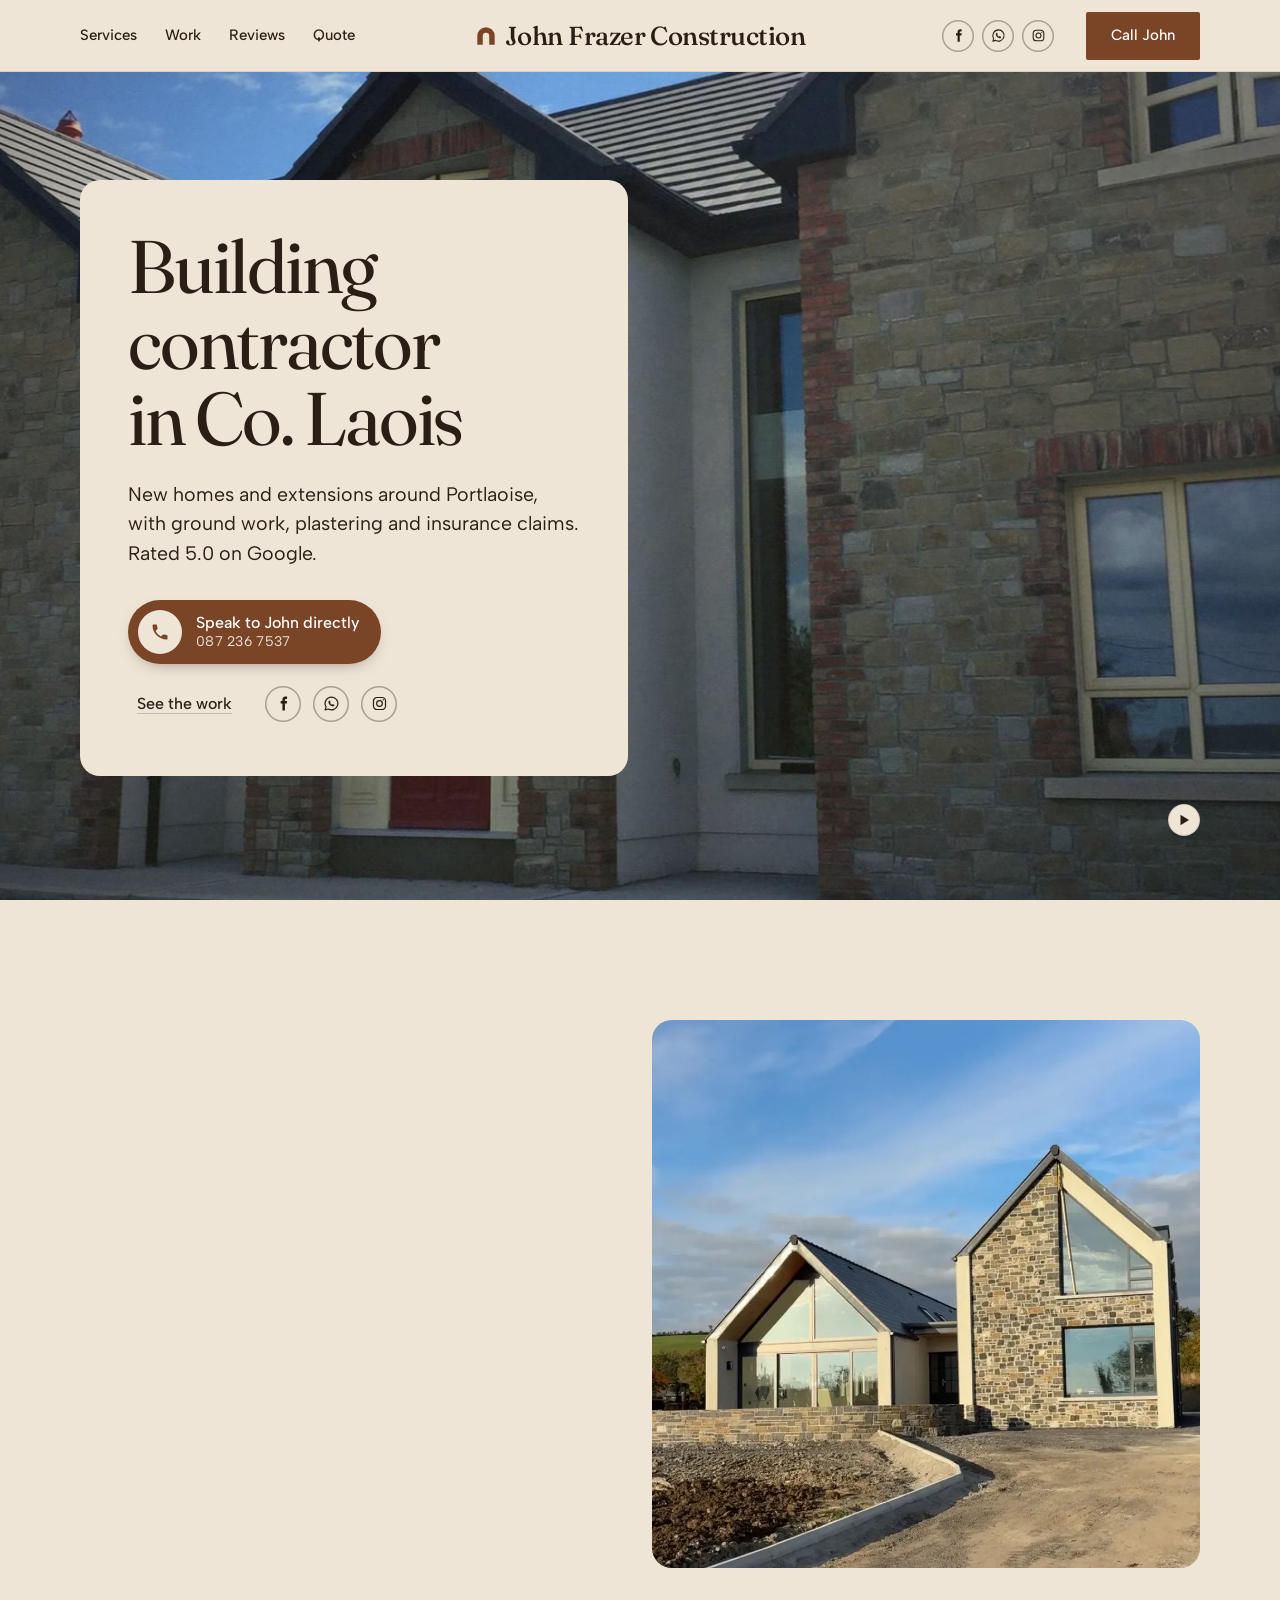
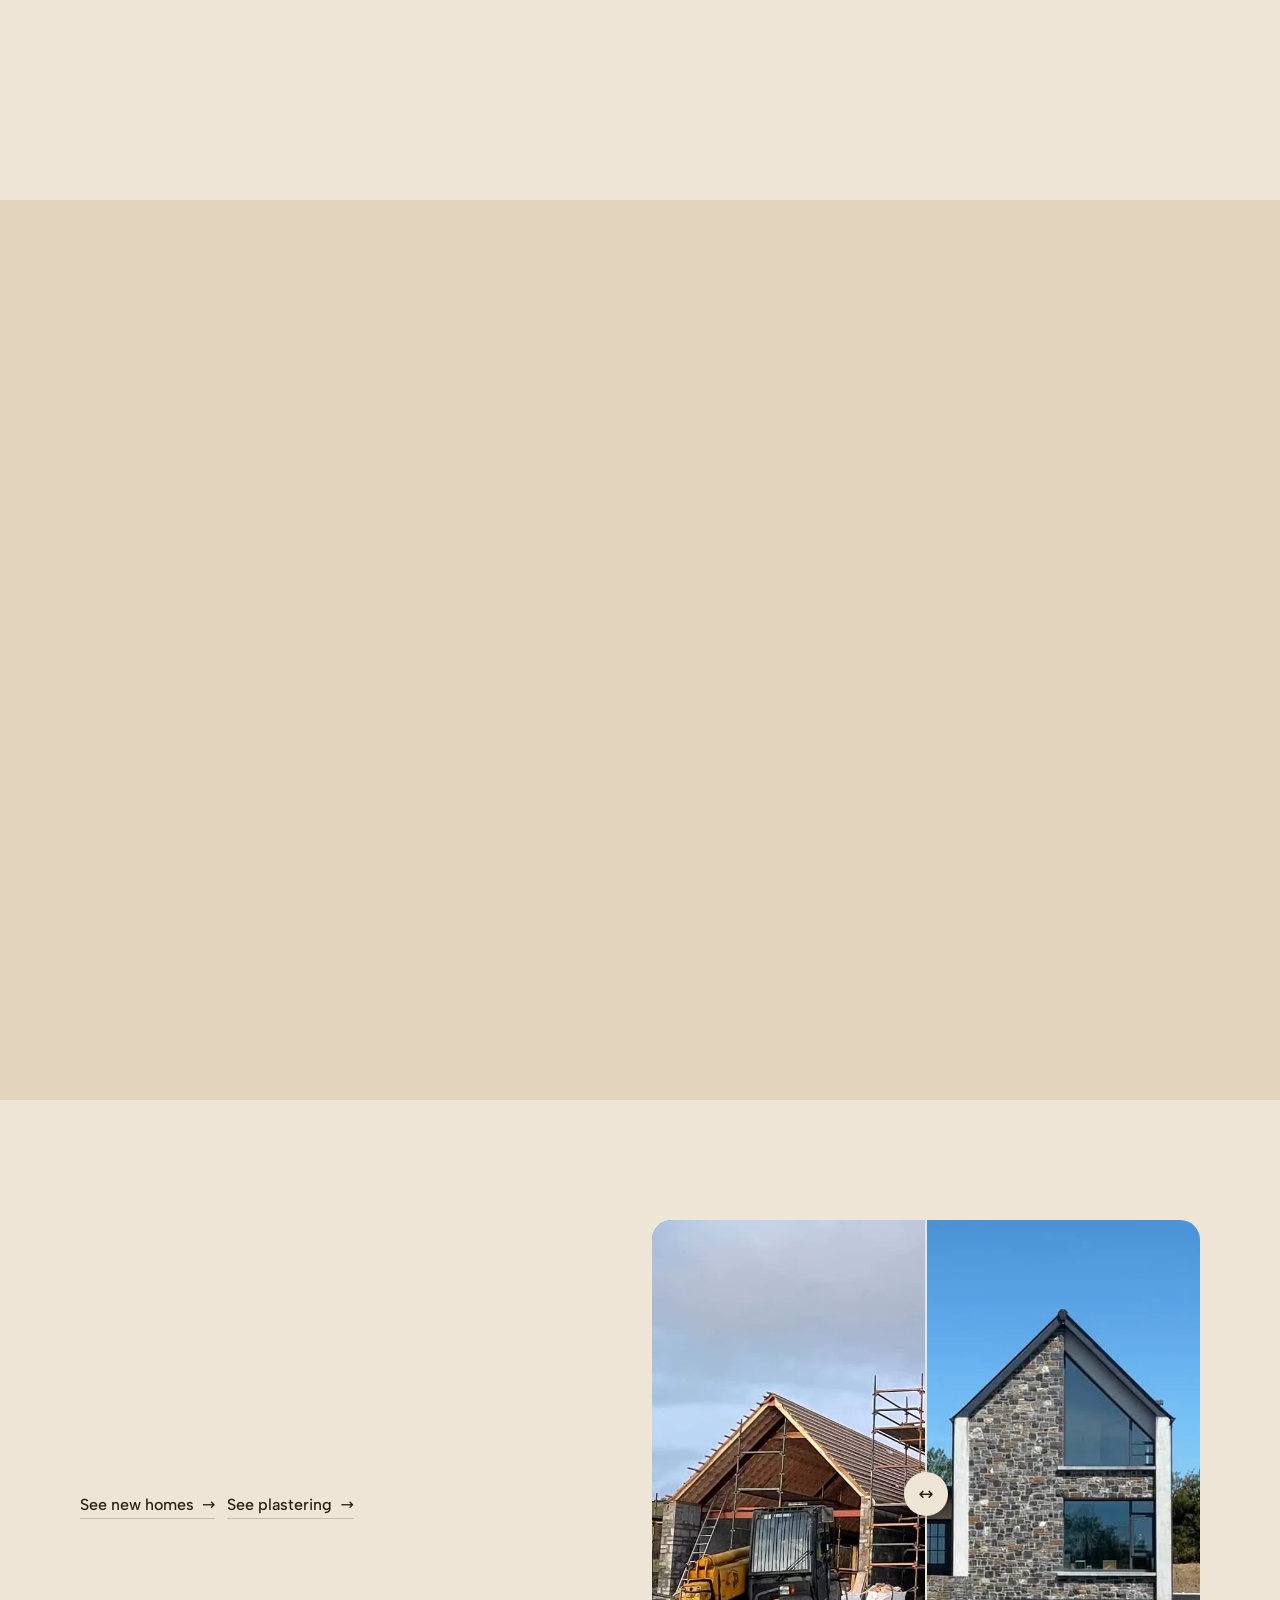
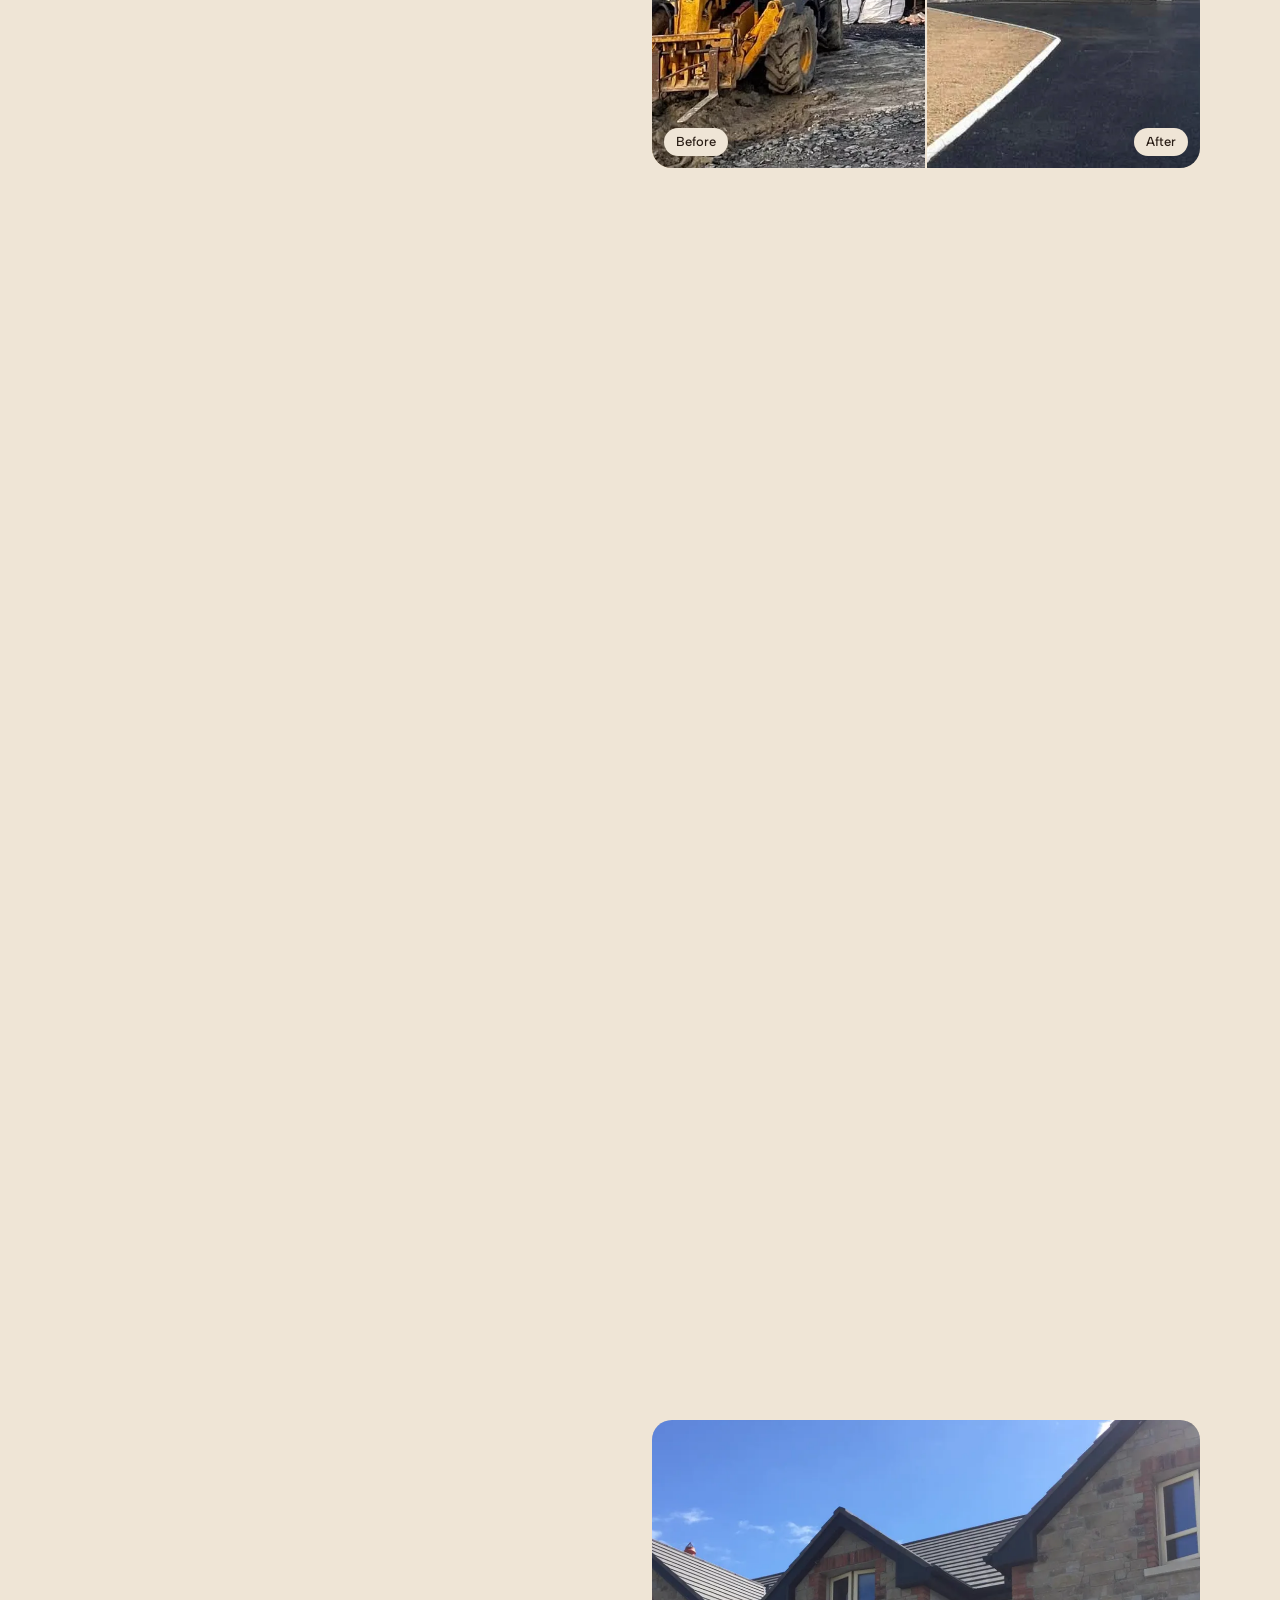
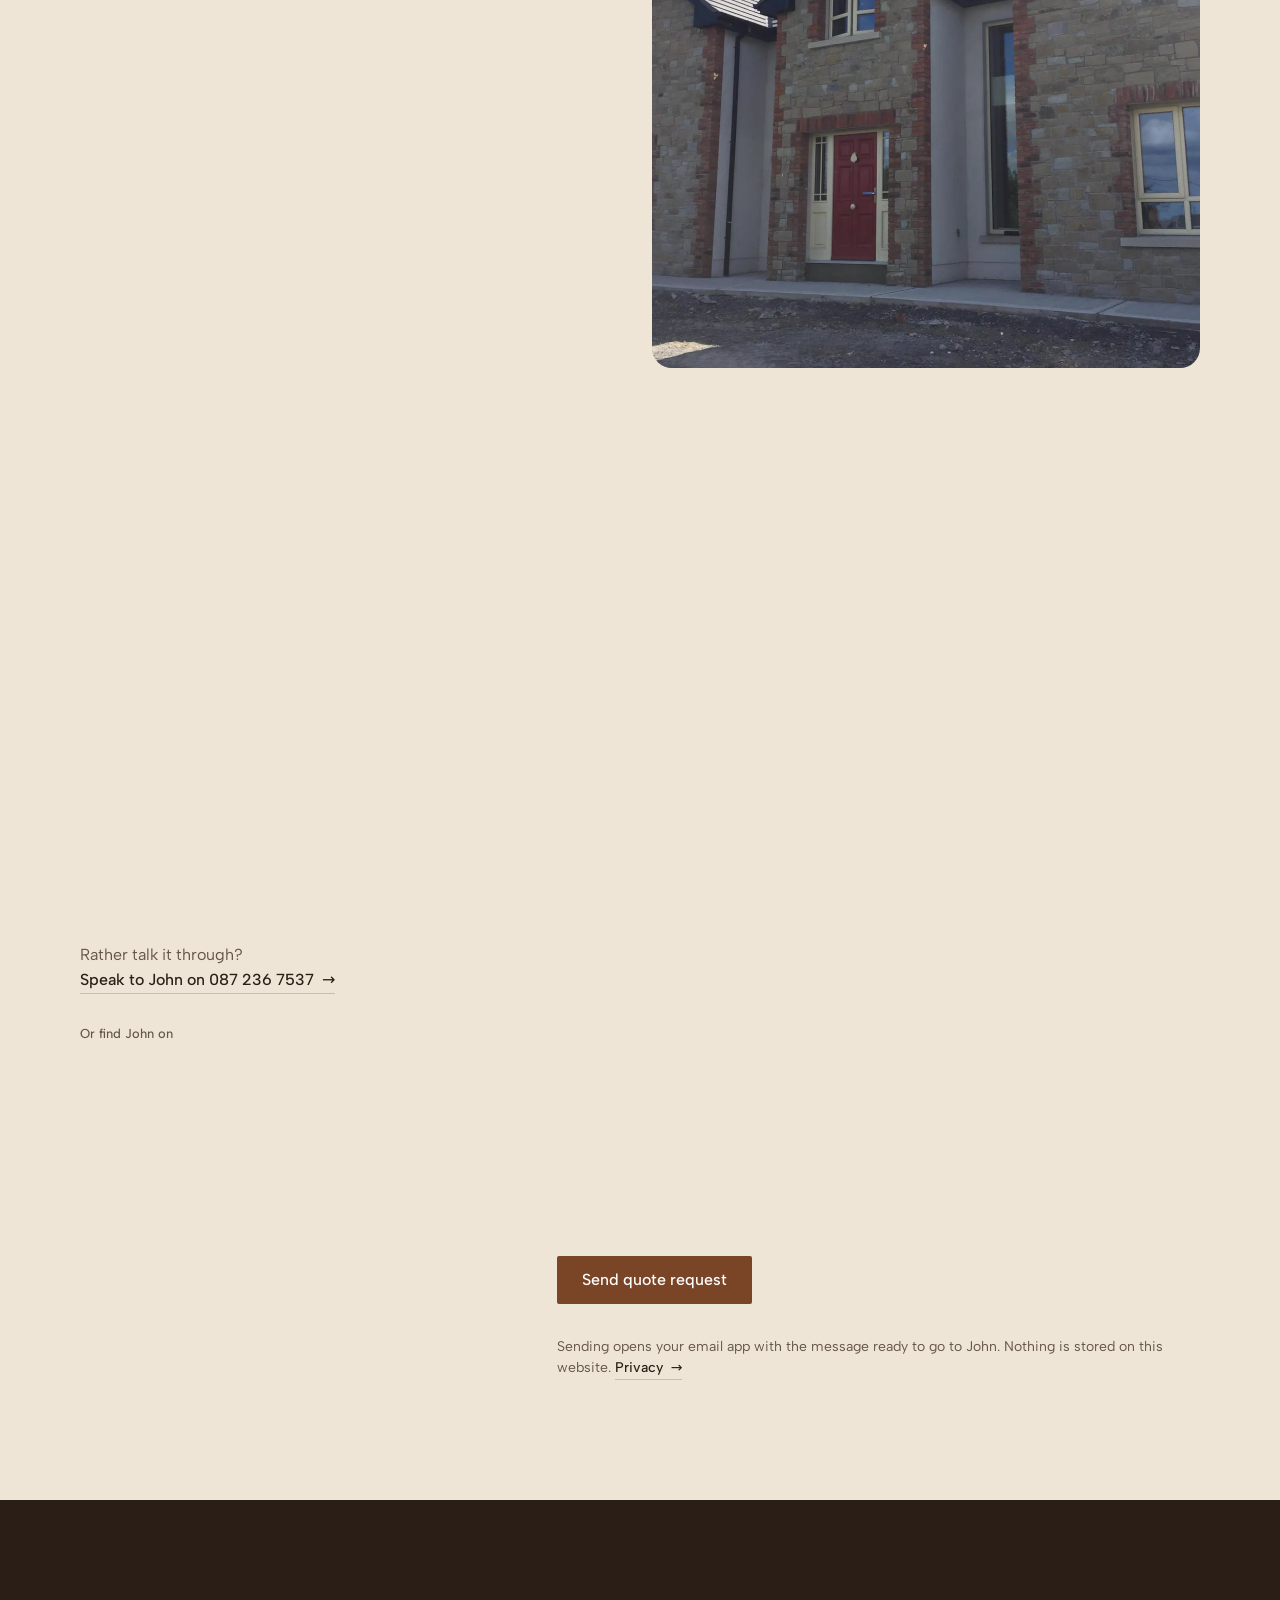
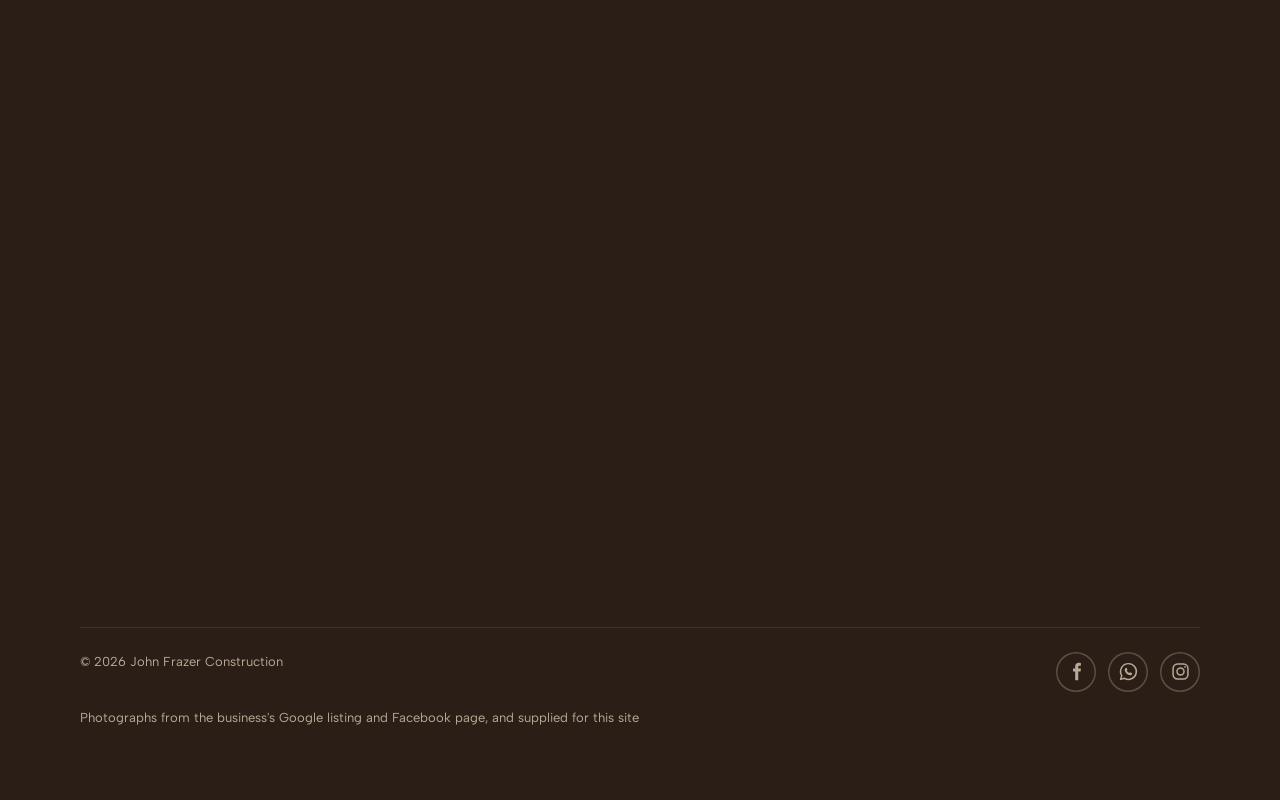
<file: index.html>
<!doctype html>
<html lang="en-IE" data-type="service" data-radius="soft" data-buttons="block" data-motion>
<head>
<meta charset="utf-8">
<meta name="viewport" content="width=device-width, initial-scale=1, viewport-fit=cover">
<title>John Frazer Construction: building contractor in Portlaoise, Co. Laois</title>
<meta name="description" content="New homes, extensions, ground work, plastering and insurance claims from John Frazer Construction, Portlaoise, Co. Laois. Rated 5.0 on Google.">
<!-- Preview build: hidden from search engines until the business approves it. Remove this line to go fully public. -->
<meta name="robots" content="noindex, nofollow">
<meta property="og:type" content="website">
<meta property="og:title" content="John Frazer Construction: building contractor in Portlaoise, Co. Laois">
<meta property="og:description" content="New homes, extensions, ground work and plastering in Portlaoise, Co. Laois. Rated 5.0 on Google.">
<meta property="og:image" content="https://itzgio05.github.io/john-frazer-construction/share.jpg">
<meta name="twitter:card" content="summary_large_image">
<link rel="icon" href="favicon.svg" type="image/svg+xml">
<meta name="theme-color" content="#efe5d6">
<link rel="canonical" href="https://itzgio05.github.io/john-frazer-construction/">
<meta name="site-kind" content="other">
<meta name="page-type" content="service">
<script>try{if(new URLSearchParams(location.search).get('look')==='green'||sessionStorage.getItem('look')==='green'){document.documentElement.classList.add('look-green');sessionStorage.setItem('look','green')}if(new URLSearchParams(location.search).get('look')==='brown'){document.documentElement.classList.remove('look-green');sessionStorage.removeItem('look')}}catch(e){}</script>
<link rel="preload" as="font" type="font/woff2" href="fonts/albert-sans.woff2" crossorigin>
<link rel="preload" as="font" type="font/woff2" href="fonts/fraunces.woff2" crossorigin>
<link rel="stylesheet" href="assets/system.css">
<link rel="stylesheet" href="assets/ui/cards.css">
<link rel="stylesheet" href="assets/motion/motion.css">
<link rel="stylesheet" href="assets/backgrounds/backgrounds.css">
<link rel="stylesheet" href="assets/layout/layout.css">
<link rel="stylesheet" href="assets/icons/icon.css">
<style>
@font-face { font-family: 'Fraunces'; font-style: normal; font-weight: 400 600; font-display: swap; src: url(fonts/fraunces.woff2) format('woff2'); }
@font-face { font-family: 'Albert Sans'; font-style: normal; font-weight: 400 700; font-display: swap; src: url(fonts/albert-sans.woff2) format('woff2'); }
:root {
  --p-bg: #efe5d6; --p-surface: #e2d3bc; --p-ink: #2a1e16; --p-muted: #65564a;
  --p-accent: #7a4526; --p-accent-ink: #ffffff; --p-action: #7a4526; --p-action-ink: #ffffff;
  --p-inv-bg: #2a1e16; --p-inv-surface: #3a2a20; --p-inv-ink: #efe5d6; --p-inv-muted: #b8a995;
  --p-inv-accent: #efe5d6; --p-inv-accent-ink: #2a1e16; --p-inv-action: #efe5d6; --p-inv-action-ink: #2a1e16;
  --font-display: "Fraunces", Georgia, serif;
  --font-text: "Albert Sans", system-ui, sans-serif;
  --display-weight: 400;
  --display-tracking: -0.02em;
  --display-tracking-xl: -0.03em;
}
</style>
<script>document.documentElement.classList.add('m-enter');setTimeout(()=>document.documentElement.classList.add('m-enter-done'),700)</script>
<script src="assets/backgrounds/backgrounds.js"></script>
<script>document.documentElement.classList.add('mo-js');setTimeout(()=>document.documentElement.classList.add('mo-safe'),2500)</script>
<link rel="modulepreload" href="assets/moments/moments.js">
<link rel="modulepreload" href="assets/moments/lib.js">
<script type="application/ld+json">
{
  "@context": "https://schema.org",
  "@type": "GeneralContractor",
  "name": "John Frazer Construction",
  "url": "https://itzgio05.github.io/john-frazer-construction/",
  "image": "https://itzgio05.github.io/john-frazer-construction/share.jpg",
  "telephone": "+353872367537",
  "email": "johnfrazerconstruction@gmail.com",
  "address": { "@type": "PostalAddress", "addressLocality": "Dysart, Portlaoise", "addressRegion": "Co. Laois", "addressCountry": "IE" },
  "sameAs": ["https://www.facebook.com/JohnFrazerConstruction/"],
  "aggregateRating": { "@type": "AggregateRating", "ratingValue": "5.0", "reviewCount": "6" },
  "hasMap": "https://www.google.com/maps?cid=93692862328684487"
}
</script>
<!-- page CSS: only what sits inside a visual -->
<style>
  /* second colour concept, shown with ?look=green (back with ?look=brown) */
  html.look-green {
    --p-bg: #efe9e0; --p-surface: #e2d9cb; --p-ink: #22261f; --p-muted: #5a5c53;
    --p-accent: #2e5b44; --p-action: #2e5b44;
    --p-inv-bg: #22261f; --p-inv-surface: #2e322a; --p-inv-ink: #efe9e0; --p-inv-muted: #a19e96;
    --p-inv-accent: #efe9e0; --p-inv-accent-ink: #22261f; --p-inv-action: #efe9e0; --p-inv-action-ink: #22261f;
    --font-display: "Albert Sans", system-ui, sans-serif; --display-tracking: -0.025em; --display-tracking-xl: -0.035em;
  }
  /* hero depth: the film sits behind and moves slower than the page, the headline box a little faster */
  main > .hero--photo { overflow: clip; }
  .hero--photo > video.hero__bg { scale: 1.14; will-change: translate; }
  .hero--photo .hero__text { will-change: translate; }
  /* start and finish: a draggable comparison of two photographs */
  .ba { position: relative; aspect-ratio: 1 / 1; max-width: 640px; margin-left: auto; border-radius: var(--r-lg); overflow: hidden; background: var(--p-surface); --pos: 50%; touch-action: pan-y; }
  .ba img { position: absolute; inset: 0; width: 100%; height: 100%; object-fit: cover; }
  .ba .ba__top { clip-path: inset(0 calc(100% - var(--pos)) 0 0); }
  .ba__line { position: absolute; top: 0; bottom: 0; left: var(--pos); width: 2px; background: var(--p-bg); translate: -1px 0; pointer-events: none; }
  .ba__line::after { content: "\2194"; position: absolute; top: 50%; left: 50%; translate: -50% -50%; width: 44px; height: 44px; border-radius: 50%;
    display: grid; place-items: center; background: var(--p-bg); color: var(--p-ink); font: 500 18px/1 var(--font-text); box-shadow: 0 2px 10px rgb(0 0 0 / .3); }
  .ba input { position: absolute; inset: 0; width: 100%; height: 100%; margin: 0; opacity: 0; cursor: ew-resize; }
  .ba:focus-within .ba__line::after { outline: 2px solid var(--p-accent); outline-offset: 3px; }
  .ba__tag { position: absolute; bottom: 12px; padding: 6px 12px; border-radius: 999px; background: var(--p-bg); color: var(--p-ink); font: 500 13px/1.2 var(--font-text); pointer-events: none; }
  .ba__tag--a { left: 12px; } .ba__tag--b { right: 12px; }
  .rows__name a { color: inherit; text-decoration: none; background: linear-gradient(currentColor, currentColor) left bottom / 0 1.5px no-repeat; transition: background-size .3s; }
  .rows__name a:hover { background-size: 100% 1.5px; }
  .rows .rows__name small { display: block; font-weight: 400; color: var(--muted); font-size: var(--t-body); }
  #services .frame { aspect-ratio: 1 / 1; }
  #reviews .frame { aspect-ratio: 1 / 1; }
  #services .frame, #reviews .frame { overflow: hidden; }
  @media (max-width: 639px) { #reviews .frame { aspect-ratio: 1 / 2; } }
  .hero--photo > .wrap > .hero-text { position: relative; }
  .hero--photo .loop-pause { right: 0; bottom: 0; }
  .hero--photo .loop-pause .ic-play, .hero--photo .loop-pause[aria-pressed="true"] .ic-pause { display: none; }
  .hero--photo .loop-pause[aria-pressed="true"] .ic-play { display: block; }
  @media (max-width: 639px) { .nav .nav__logo { font-size: 17px; } }
  #services .frame > .frame__img, #reviews .frame > .frame__img { scale: 1.12; will-change: translate; }
  #reviews .quote { margin: 0 0 var(--s-6); }
  #reviews .rows { margin-bottom: var(--s-5); }
  /* recent work: six photographs from the business's Facebook page */
  #recent .tiles { display: grid; grid-template-columns: repeat(4, minmax(0, 1fr)); gap: var(--s-5); }
  @media (max-width: 1023px) { #recent .tiles { grid-template-columns: repeat(2, minmax(0, 1fr)); } }
  #recent .tiles figure { margin: 0; aspect-ratio: 4 / 3; overflow: hidden; border-radius: var(--r-lg); background: var(--p-surface); }
  #recent .tiles img { display: block; width: 100%; height: 100%; object-fit: cover; transition: scale .7s cubic-bezier(.2,.7,.2,1); }
  #recent .tiles figure:hover img { scale: 1.05; }
  @media (max-width: 639px) { #recent .tiles { grid-template-columns: repeat(2, minmax(0, 1fr)); gap: var(--s-3); } }
  /* rustic details: a warm band and a short hand-rule under each section heading */
  #recent { background: var(--p-surface); }
  main .section h2::after { content: ""; display: block; width: 56px; height: 3px; margin-top: var(--s-4); background: var(--p-accent); border-radius: 2px;
    transform-origin: left; transition: transform .9s cubic-bezier(.2,.7,.2,1) .15s; }
  html.sx-on main .section h2:not(.is-in)::after { transform: scaleX(0); }
  /* text that moves with the scroll: words rise into place, lines and rows follow, in either direction */
  .sx-l { display: inline-block; overflow: hidden; vertical-align: top; padding-bottom: .12em; margin-bottom: -.12em; }
  .sx-w { display: inline-block; transition: transform .8s cubic-bezier(.2,.7,.2,1); transition-delay: calc(var(--i, 0) * 45ms); will-change: transform; }
  html.sx-on h2:not(.is-in) .sx-w { transform: translateY(110%); }
  html.sx-on.sx-up h2:not(.is-in) .sx-w { transform: translateY(-110%); }
  [data-sx] { transition: opacity .7s ease, transform .8s cubic-bezier(.2,.7,.2,1); transition-delay: calc(var(--i, 0) * 70ms); }
  html.sx-on [data-sx]:not(.is-in) { opacity: 0; transform: translateY(30px); }
  html.sx-on.sx-up [data-sx]:not(.is-in) { transform: translateY(-30px); }
  html.sx-on [data-sx="left"]:not(.is-in) { transform: translateX(-36px); }
  html.sx-on [data-sx="right"]:not(.is-in) { transform: translateX(36px); }
  /* the hero's personal call prompt */
  .hero-actions { align-items: center; gap: var(--s-4) var(--s-5); flex-wrap: wrap; }
  .hero-more { display: flex; align-items: center; gap: var(--s-5); flex: 1 1 100%; }
  .hero-more .btn { width: auto; flex: none; }
  .social--hero { gap: 8px; }
  .social--hero .social__item { width: 36px; height: 36px; }
  .social--hero .social__item svg { width: 17px; height: 17px; }
  @media (max-width: 1023px) { .hero-more { justify-content: space-between; } .hero--photo .loop-pause { bottom: auto; top: calc(-1 * var(--hgap) - 44px); } }
  .call-john { display: inline-flex; align-items: center; gap: 14px; padding: 10px 22px 10px 10px; border-radius: 999px; background: var(--p-action); color: var(--p-action-ink);
    text-decoration: none; transition: transform .25s cubic-bezier(.2,.7,.2,1), box-shadow .25s; box-shadow: 0 6px 18px -10px rgb(0 0 0 / .55); }
  .call-john:hover { transform: translateY(-2px); box-shadow: 0 12px 24px -12px rgb(0 0 0 / .6); }
  .call-john:active { transform: translateY(0); }
  .call-john__icon { display: grid; place-items: center; width: 44px; height: 44px; border-radius: 50%; background: var(--p-bg); flex: none; }
  .call-john__icon svg { width: 20px; height: 20px; fill: var(--p-action); transform-origin: 50% 50%; }
  .call-john:hover .call-john__icon svg { animation: ring .6s ease-in-out; }
  @keyframes ring { 20% { rotate: -14deg; } 45% { rotate: 12deg; } 70% { rotate: -8deg; } 100% { rotate: 0deg; } }
  .call-john__text { display: grid; line-height: 1.2; text-align: left; }
  .call-john__text b { font: 500 16px/1.25 var(--font-text); }
  .call-john__text small { font: 400 14px/1.3 var(--font-text); opacity: .85; letter-spacing: .02em; }
  @media (max-width: 639px) { .hero-actions { gap: var(--s-3); } .call-john { width: 100%; } }
  #quote .field label .muted { font-weight: 400; }
  #quote .field textarea { min-height: 96px; }
  .form__help { grid-column: 1 / -1; padding: var(--s-4) var(--s-5); border-radius: var(--r-md); background: var(--p-surface); }
  main > #quote { height: auto; min-height: 100svh; }
  .form__help[hidden] { display: none; }
  .form__help p { margin: 0; }
  .form__help-row { display: flex; flex-wrap: wrap; gap: var(--s-3); margin: var(--s-3) 0; }
  .form__help-row .btn { width: auto; }
  /* social links: Facebook is live, WhatsApp and Instagram are mock-ups until their links exist */
  .social { display: flex; gap: 12px; align-items: center; }
  .social__label { margin: var(--s-6) 0 var(--s-3); font: 500 var(--t-label)/1.3 var(--font-text); color: var(--muted); }
  .social__item { display: grid; place-items: center; width: 46px; height: 46px; border-radius: 50%; color: currentColor; text-decoration: none;
    box-shadow: inset 0 0 0 1.5px color-mix(in oklab, currentColor 35%, transparent); transition: background .25s, color .25s, transform .25s cubic-bezier(.2,.7,.2,1), box-shadow .25s; }
  .social__item svg { width: 21px; height: 21px; }
  .social__item:hover { transform: translateY(-3px); background: var(--p-action); color: var(--p-action-ink); box-shadow: inset 0 0 0 1.5px var(--p-action); }
  .social--footer .social__item { width: 40px; height: 40px; }
  .social--footer .social__item:hover { background: var(--p-inv-ink); color: var(--p-inv-bg); box-shadow: none; }
  span.social__item { cursor: default; }
  .social--nav { gap: 8px; margin-right: var(--s-4); }
  .social--nav .social__item { width: 32px; height: 32px; }
  .social--nav .social__item svg { width: 15px; height: 15px; }
  .footer__mock { cursor: default; }
  @media (max-width: 1199px) { .social--nav { display: none; } }
  .facts { display: grid; gap: var(--s-4); margin-top: var(--s-6); }
  .facts dt { font: 500 var(--t-label)/1.3 var(--font-text); color: var(--muted); }
  .facts dd { margin: 0; font-size: var(--t-lead); }
  @media (prefers-reduced-motion: reduce) {
    .sx-w, [data-sx], main .section h2::after { transition: none !important; transform: none !important; opacity: 1 !important; translate: none !important; }
    #services .frame > .frame__img, #reviews .frame > .frame__img, .hero--photo > video.hero__bg { scale: 1; translate: none !important; }
    .hero--photo .hero__text { translate: none !important; }
    .call-john, .call-john:hover .call-john__icon svg { transition: none; animation: none; }
  }
</style>
</head>
<body>
<!-- plan
     1 kind: service (page type service, site-kind other)
     2 deal: hero photo (the houses, as a muted film layer); palette clay-pine (a limestone ground and the green of the
       fields and front door in the photographs); type albert; nav-split, no panel (no spare photographs); footer-dark;
       close-photo re-dealt to the head row of close-word, no photograph left; rhythm space; buttons block; mark arc;
       moment pinned-chapters in #work.
     voice: plain-trade. Short statements of what is built and what customers said; no virtue words.
     sections: hero 1 | services 1 (list, stonework close-up) | work 2 (pinned-chapters, three houses) |
       reviews 1 (Google reviews verbatim, one house) | questions 1 (facts and FAQ) | closing 1
     brief overrides (build-website): real phone number, autoplaying hero film, scroll parallax on three picture layers. -->

<header class="nav nav--split">
  <div class="wrap nav__bar">
    <a class="skip-link" href="#top">Skip to content</a>
    <a class="nav__logo" href="#top"><span class="mark" data-mark="arc" aria-hidden="true"></span>John Frazer Construction</a>
    <nav class="nav__links" aria-label="Main">
      <div class="nav__item"><a class="nav__link" href="#services">Services</a></div>
      <div class="nav__item"><a class="nav__link" href="#recent">Work</a></div>
      <div class="nav__item"><a class="nav__link" href="#reviews">Reviews</a></div>
      <div class="nav__item"><a class="nav__link" href="#quote">Quote</a></div>
    </nav>
    <div class="nav__actions">
      <div class="social social--nav">
          <a class="social__item" href="https://www.facebook.com/JohnFrazerConstruction/" target="_blank" rel="noopener" aria-label="John Frazer on Facebook"><svg viewBox="0 0 24 24" aria-hidden="true"><path fill="currentColor" d="M14 8.500V6.800c0-.800.200-1.300 1.400-1.300H17V2.200C16.700 2.200 15.700 2 14.600 2 12.200 2 10.500 3.500 10.500 6.200v2.300H8V12h2.500v10H14V12h2.700l.400-3.500H14z"/></svg></a>
          <!-- mock-up: no WhatsApp link yet. To switch on, make this an <a href="https://wa.me/..."> -->
          <span class="social__item" role="img" aria-label="WhatsApp, link coming soon" title="WhatsApp link coming soon"><svg viewBox="0 0 24 24" aria-hidden="true"><path fill="none" stroke="currentColor" stroke-width="1.700" stroke-linejoin="round" d="M12 3a9 9 0 0 0-7.700 13.700L3 21l4.500-1.200A9 9 0 1 0 12 3z"/><path fill="currentColor" d="M9.300 7.600c.200 0 .500 0 .700.500l.700 1.700c.100.200 0 .500-.100.700l-.600.700c.600 1.100 1.500 2 2.700 2.600l.700-.700c.200-.200.500-.200.700-.100l1.700.800c.400.200.500.400.400.800-.200 1-1.100 1.700-2.100 1.700-3.400-.200-6.200-3-6.500-6.300 0-1 .600-1.900 1.700-2.400z"/></svg></span>
          <!-- mock-up: no Instagram link yet. To switch on, make this an <a href="https://www.instagram.com/..."> -->
          <span class="social__item" role="img" aria-label="Instagram, link coming soon" title="Instagram link coming soon"><svg viewBox="0 0 24 24" aria-hidden="true" fill="none" stroke="currentColor" stroke-width="1.700"><rect x="3.500" y="3.500" width="17" height="17" rx="5"/><circle cx="12" cy="12" r="4"/><circle cx="17.200" cy="6.800" r="1" fill="currentColor" stroke="none"/></svg></span>
        </div>
      <a class="btn btn--primary" href="tel:+353872367537">Call John</a>
    </div>
    <button class="nav__toggle" type="button" aria-expanded="false" aria-label="Menu">
      <svg width="18" height="18" viewBox="0 0 18 18" aria-hidden="true"><path d="M2 5h14M2 13h14" stroke="currentColor" stroke-width="1.6" stroke-linecap="round"/></svg>
    </button>
  </div>
</header>

<main id="top">
  <section class="hero hero--photo" data-enter data-calm="left" aria-labelledby="hero-h">
    <video class="hero__bg" id="heroVideo" poster="media/hero-poster.jpg" muted loop playsinline autoplay preload="metadata" aria-hidden="true" tabindex="-1" style="--ly-pos: 60% 50%; --ly-pos-phone: 50% 50%">
      <source src="media/hero-720.mp4" type="video/mp4" media="(max-width: 760px)">
      <source src="media/hero-1080.mp4" type="video/mp4">
    </video>
    <div class="wrap"><div class="hero-text">
      <div class="hero__text">
        <h1 id="hero-h">Building contractor in Co. Laois</h1>
        <p class="hero__lead">New homes and extensions around Portlaoise, with ground work, plastering and insurance claims. Rated 5.0 on Google.</p>
        <div class="btn-row hero-actions">
          <a class="call-john" href="tel:+353872367537" aria-label="Call John on 087 236 7537">
            <span class="call-john__icon" aria-hidden="true"><svg viewBox="0 0 24 24"><path d="M6.6 10.8a15.100 15.100 0 0 0 6.600 6.600l2.200-2.200a1 1 0 0 1 1-.250c1.100.370 2.300.570 3.600.570a1 1 0 0 1 1 1V20a1 1 0 0 1-1 1A17 17 0 0 1 3 4a1 1 0 0 1 1-1h3.500a1 1 0 0 1 1 1c0 1.300.200 2.500.570 3.600a1 1 0 0 1-.250 1z"/></svg></span>
            <span class="call-john__text"><b>Speak to John directly</b><small>087 236 7537</small></span>
          </a>
          <div class="hero-more">
            <a class="btn btn--secondary" href="#recent">See the work</a>
            <div class="social social--hero">
          <a class="social__item" href="https://www.facebook.com/JohnFrazerConstruction/" target="_blank" rel="noopener" aria-label="John Frazer on Facebook"><svg viewBox="0 0 24 24" aria-hidden="true"><path fill="currentColor" d="M14 8.500V6.800c0-.800.200-1.300 1.400-1.300H17V2.200C16.700 2.200 15.700 2 14.600 2 12.200 2 10.500 3.500 10.500 6.200v2.300H8V12h2.500v10H14V12h2.700l.400-3.500H14z"/></svg></a>
          <!-- mock-up: no WhatsApp link yet. To switch on, make this an <a href="https://wa.me/..."> -->
          <span class="social__item" role="img" aria-label="WhatsApp, link coming soon" title="WhatsApp link coming soon"><svg viewBox="0 0 24 24" aria-hidden="true"><path fill="none" stroke="currentColor" stroke-width="1.700" stroke-linejoin="round" d="M12 3a9 9 0 0 0-7.700 13.700L3 21l4.500-1.200A9 9 0 1 0 12 3z"/><path fill="currentColor" d="M9.300 7.600c.200 0 .500 0 .700.500l.700 1.700c.100.200 0 .500-.100.700l-.600.700c.600 1.100 1.500 2 2.700 2.600l.700-.700c.200-.200.500-.200.700-.100l1.700.800c.400.200.500.400.400.800-.200 1-1.100 1.700-2.100 1.700-3.400-.200-6.200-3-6.500-6.300 0-1 .600-1.900 1.700-2.400z"/></svg></span>
          <!-- mock-up: no Instagram link yet. To switch on, make this an <a href="https://www.instagram.com/..."> -->
          <span class="social__item" role="img" aria-label="Instagram, link coming soon" title="Instagram link coming soon"><svg viewBox="0 0 24 24" aria-hidden="true" fill="none" stroke="currentColor" stroke-width="1.700"><rect x="3.500" y="3.500" width="17" height="17" rx="5"/><circle cx="12" cy="12" r="4"/><circle cx="17.200" cy="6.800" r="1" fill="currentColor" stroke="none"/></svg></span>
        </div>
          </div>
        </div>
      </div>
      <button class="loop-pause" type="button" id="heroPause" aria-label="Pause the film" aria-pressed="false"><svg class="ic-pause" viewBox="0 0 14 14" aria-hidden="true"><path d="M3 2h3v10H3zM8 2h3v10H8z"/></svg><svg class="ic-play" viewBox="0 0 14 14" aria-hidden="true"><path d="M3.5 1.800v10.400L12 7z"/></svg></button>
    </div></div>
  </section>

  <section class="section" id="services" aria-labelledby="services-h">
    <div class="wrap grid grid--top">
      <div class="span-5">
        <div class="section-head">
          <h2 id="services-h">Building services</h2>
          <p>The five trades on John's own list. Prices on request.</p>
        </div>
        <ul class="rows">
          <li><span class="rows__name"><a href="new-homes.html">New homes</a><small>Two-storey houses and bungalows, from the cleared site up.</small></span></li>
          <li><span class="rows__name"><a href="extensions.html">Extensions</a><small>Extensions and renovations to a house you already own.</small></span></li>
          <li><span class="rows__name"><a href="ground-work.html">Ground work</a><small>Sites cleared and dug out, ready for the build.</small></span></li>
          <li><span class="rows__name"><a href="plastering.html">Plastering</a><small>External plastering, smooth beside stone and brick.</small></span></li>
          <li><span class="rows__name"><a href="insurance-claims.html">Insurance claims</a><small>Building work carried out under an insurance claim.</small></span></li>
        </ul>
      </div>
      <figure class="frame frame--photo span-6 start-7"><img class="frame__img" data-depth="0.06" src="media/hq-modern-gable.webp" alt="A finished house with a stone gable and a glazed gable, seen from its driveway" width="1100" height="1100" loading="lazy" data-source="client" data-subject="modern stone gable house"></figure>
    </div>
  </section>

  <section class="section" id="recent" aria-labelledby="recent-h">
    <div class="wrap">
      <div class="section-head">
        <h2 id="recent-h">Recent houses and sites</h2>
        <p>Finished homes from previous projects, and ground work under way on the next.</p>
      </div>
      <div class="tiles">
        <figure><img src="media/hq-two-storey.webp" alt="A finished two-storey white house with a dark hipped roof and a green front door" width="1200" height="900" loading="lazy" data-source="client" data-subject="two-storey house"></figure>
        <figure><img src="media/hq-bungalow.webp" alt="A white single-storey house with a corner window under a big cloudy sky" width="1200" height="900" loading="lazy" data-source="client" data-subject="white bungalow"></figure>
        <figure><img src="media/hq-yellow-door.webp" alt="A two-storey white house with a chimney and a yellow front door" width="1200" height="900" loading="lazy" data-source="client" data-subject="house with yellow door"></figure>
        <figure><img src="media/hq-grey-houses.webp" alt="Two grey rendered houses beside a newly laid tarmac yard" width="1200" height="900" loading="lazy" data-source="client" data-subject="grey rendered houses"></figure>
        <figure><img src="media/house-stone-brick-900.webp" alt="A two-storey house with stone gables, red brick surrounds and a red front door" width="900" height="675" loading="lazy" data-source="client" data-subject="stone and brick house"></figure>
        <figure><img src="media/house-limestone-gable-900.webp" alt="A house with a dark limestone gable, arched windows and a green front door" width="900" height="612" loading="lazy" data-source="client" data-subject="limestone gable house"></figure>
        <figure><img src="media/house-rendered-900.webp" alt="A rendered two-storey house with cream windows and a dark tiled roof" width="900" height="675" loading="lazy" data-source="client" data-subject="rendered house"></figure>
        <figure><img src="media/hq-groundwork.webp" alt="An excavator digging out a site for a new build" width="1200" height="900" loading="lazy" data-source="client" data-subject="ground work"></figure>
      </div>
    </div>
  </section>

  <section class="section" id="start-finish" aria-labelledby="sf-h">
    <div class="wrap grid grid--top">
      <div class="span-5">
        <div class="section-head">
          <h2 id="sf-h">One house, before and after</h2>
          <p>Drag across the picture: the house under scaffold with the stone going on, then finished with its driveway laid.</p>
        </div>
        <p><a class="link" href="new-homes.html">See new homes</a> &nbsp; <a class="link" href="plastering.html">See plastering</a></p>
      </div>
      <div class="span-6 start-7">
        <div class="ba" id="ba">
          <img src="media/modern-after.webp" alt="The finished house: a stone gable and a glazed gable above a new tarmac driveway" width="900" height="900" loading="lazy" data-source="client" data-subject="finished house">
          <img class="ba__top" src="media/modern-before.webp" alt="The same house under scaffolding with the stonework going on" width="900" height="900" loading="lazy" data-source="client" data-subject="house under scaffold">
          <span class="ba__line" aria-hidden="true"></span>
          <span class="ba__tag ba__tag--a" aria-hidden="true">Before</span><span class="ba__tag ba__tag--b" aria-hidden="true">After</span>
          <input type="range" min="0" max="100" value="50" aria-label="Slide between the house under scaffold and the finished house">
        </div>
      </div>
    </div>
  </section>

  <section class="section" id="questions" aria-labelledby="questions-h">
    <div class="wrap grid grid--top">
      <div class="span-5">
        <div class="section-head">
          <h2 id="questions-h">Questions</h2>
          <p class="muted">Phone, email and location, then the things people ask first.</p>
        </div>
        <dl class="facts">
          <div><dt>Phone</dt><dd><a class="link" href="tel:+353872367537">087 236 7537</a></dd></div>
          <div><dt>Email</dt><dd><a class="link" href="mailto:johnfrazerconstruction@gmail.com">johnfrazerconstruction@gmail.com</a></dd></div>
          <div><dt>Location</dt><dd>Dysart, Portlaoise, Co. Laois<br><a class="link" href="https://www.google.com/maps/dir/?api=1&destination=John+Frazer+Construction" target="_blank" rel="noopener">Get directions in Google Maps</a></dd></div>
          <div><dt>Hours</dt><dd>Listed on Google as open 24 hours. Ring to check.</dd></div>
        </dl>
      </div>
      <div class="faq span-6 start-7">
        <div class="faq__item"><h3>How do I price a house build?</h3><p><a class="link" href="#quote">Request a quote</a> with a few details of the job, or <a class="link" href="tel:+353872367537">speak to John directly</a>.</p></div>
        <div class="faq__item"><h3>What building work do you do?</h3><p>New homes, extensions and renovations, ground work, plastering and insurance claims.</p></div>
        <div class="faq__item"><h3>What are the opening hours?</h3><p>Google lists the business as open 24 hours. Ring first to be sure John can take the call.</p></div>
        <div class="faq__item"><h3>Where in Ireland are you?</h3><p>Dysart, near Portlaoise in Co. Laois. A recent site was a new build in Mountmellick.</p></div>
        <div class="faq__item"><h3>What do the Google reviews say?</h3><p>Every review on Google gives five stars. Customers mention communication throughout the build.</p></div>
      </div>
    </div>
  </section>

  <section class="section" id="reviews" style="--hm: 2" aria-labelledby="reviews-h">
    <div class="wrap grid grid--top">
      <div class="span-6">
        <div class="section-head">
          <h2 id="reviews-h">Reviews on Google</h2>
          <p>Rated 5.0 on Google. Reviews are quoted as they appear, with one comment from Facebook. <a class="link" href="https://www.google.com/search?q=John+Frazer+Construction+reviews" target="_blank" rel="noopener">Read the reviews on Google</a></p>
        </div>
        <figure class="quote">
          <blockquote>“I would highly recommend John Frazer. He is fantastic to deal with. Very professional service and communication throughout the build. He was extremely knowledgeable and was able to give us advice on different elements of the construction …”</blockquote>
          <div class="person"><span class="avatar" aria-hidden="true">AR</span><span><span class="person__name">Aine Reams</span><span class="person__role">Google review</span></span></div>
        </figure>
        <ul class="rows">
          <li><span class="rows__name">“Great staff with great skills.”<small>Sean Cooney, Local Guide</small></span></li>
          <li><span class="rows__name">“Positive: Responsiveness, Quality, Professionalism, Value”<small>Aoife Reams</small></span></li>
          <li><span class="rows__name">“Great work as always John”<small>Shane N., comment on the Facebook page</small></span></li>
        </ul>
      </div>
      <figure class="frame frame--photo span-6 start-7"><img class="frame__img" data-depth="-0.05" src="media/house-stone-brick.webp" alt="A two-storey house with stone gables, red brick surrounds and a red front door" width="1600" height="1200" loading="lazy" data-source="client" data-subject="stone and brick house"></figure>
    </div>
  </section>

  <section class="section" id="quote" aria-labelledby="quote-h">
    <div class="wrap grid grid--top">
      <div class="span-4">
        <div class="section-head">
          <h2 id="quote-h">Request a quote</h2>
          <p>Tell John what you are planning and how to reach you. He will come back to you by phone or email.</p>
        </div>
        <p class="muted">Rather talk it through? <a class="link" href="tel:+353872367537">Speak to John on 087 236 7537</a></p>
        <p class="social__label">Or find John on</p>
        <div class="social">
          <a class="social__item" href="https://www.facebook.com/JohnFrazerConstruction/" target="_blank" rel="noopener" aria-label="John Frazer on Facebook"><svg viewBox="0 0 24 24" aria-hidden="true"><path fill="currentColor" d="M14 8.500V6.800c0-.800.200-1.300 1.400-1.300H17V2.200C16.700 2.200 15.700 2 14.600 2 12.200 2 10.500 3.500 10.500 6.200v2.300H8V12h2.500v10H14V12h2.700l.400-3.500H14z"/></svg></a>
          <!-- mock-up: no WhatsApp link yet. To switch on, make this an <a href="https://wa.me/..."> -->
          <span class="social__item" role="img" aria-label="WhatsApp, link coming soon" title="WhatsApp link coming soon"><svg viewBox="0 0 24 24" aria-hidden="true"><path fill="none" stroke="currentColor" stroke-width="1.700" stroke-linejoin="round" d="M12 3a9 9 0 0 0-7.700 13.700L3 21l4.500-1.200A9 9 0 1 0 12 3z"/><path fill="currentColor" d="M9.300 7.600c.200 0 .500 0 .700.500l.700 1.700c.100.200 0 .500-.100.700l-.600.700c.600 1.100 1.500 2 2.700 2.600l.700-.700c.200-.200.500-.200.700-.100l1.700.800c.400.200.500.400.400.800-.200 1-1.100 1.700-2.100 1.700-3.400-.200-6.200-3-6.500-6.300 0-1 .600-1.900 1.700-2.400z"/></svg></span>
          <!-- mock-up: no Instagram link yet. To switch on, make this an <a href="https://www.instagram.com/..."> -->
          <span class="social__item" role="img" aria-label="Instagram, link coming soon" title="Instagram link coming soon"><svg viewBox="0 0 24 24" aria-hidden="true" fill="none" stroke="currentColor" stroke-width="1.700"><rect x="3.500" y="3.500" width="17" height="17" rx="5"/><circle cx="12" cy="12" r="4"/><circle cx="17.200" cy="6.800" r="1" fill="currentColor" stroke="none"/></svg></span>
        </div>
      </div>
      <form class="form span-7 start-6" id="quote-form" action="mailto:johnfrazerconstruction@gmail.com?subject=Quote%20request%20from%20the%20website" method="post" enctype="text/plain" data-endpoint="" data-sent="Your quote request is in. John will be in touch." novalidate>
        <div class="field"><label for="q-first">First name</label>
          <input id="q-first" name="First name" type="text" autocomplete="given-name" required aria-describedby="q-first-err">
          <p class="field__error" id="q-first-err" hidden>Write your first name.</p></div>
        <div class="field"><label for="q-last">Last name</label>
          <input id="q-last" name="Last name" type="text" autocomplete="family-name" required aria-describedby="q-last-err">
          <p class="field__error" id="q-last-err" hidden>Write your last name.</p></div>
        <div class="field"><label for="q-phone">Phone <span class="muted">(phone or email, at least one)</span></label>
          <input id="q-phone" name="Phone" type="tel" autocomplete="tel" inputmode="tel" pattern="[0-9+\(\)\s\-]{7,}" aria-describedby="q-phone-err">
          <p class="field__error" id="q-phone-err" hidden>Write a phone number or an email address, so John can reply.</p></div>
        <div class="field"><label for="q-email">Email <span class="muted">(phone or email, at least one)</span></label>
          <input id="q-email" name="Email" type="email" autocomplete="email" inputmode="email" aria-describedby="q-email-err">
          <p class="field__error" id="q-email-err" hidden>Write an email address with an @, or give a phone number instead.</p></div>
        <div class="field"><label for="q-work">Type of work</label>
          <select id="q-work" name="Type of work" required aria-describedby="q-work-err">
            <option value="">Choose one</option><option>New home</option><option>Extension</option><option>Renovation</option><option>Ground work</option><option>Plastering</option><option>Insurance claim</option><option>Something else</option>
          </select>
          <p class="field__error" id="q-work-err" hidden>Choose the type of work.</p></div>
        <div class="field"><label for="q-town">Town or area of the site</label>
          <input id="q-town" name="Town or area" type="text" autocomplete="address-level2" aria-describedby="q-town-err">
          <p class="field__error" id="q-town-err" hidden>Write the town or area.</p></div>
        <div class="field"><label for="q-plans">Drawings or planning permission</label>
          <select id="q-plans" name="Drawings or planning">
            <option value="">Not sure yet</option><option>Have drawings and permission</option><option>Have drawings, no permission yet</option><option>Nothing yet</option><option>Not needed</option>
          </select></div>
        <div class="field"><label for="q-contact">Best way to reach you</label>
          <select id="q-contact" name="Best way to reach me">
            <option>Either</option><option>Phone call</option><option>Email</option>
          </select></div>
        <div class="field field--full"><label for="q-details">About the job</label>
          <textarea id="q-details" name="About the job" rows="4" required aria-describedby="q-details-err"></textarea>
          <p class="field__error" id="q-details-err" hidden>Write a few words about the job.</p></div>
        <div class="btn-row"><button class="btn btn--primary" type="submit">Send quote request</button></div>
        <p class="form__status" role="status" data-form-status></p>
        <div class="form__help" id="quote-help" role="status" hidden>
          <p><b>Your email app should now be open with the message ready.</b> If nothing opened, send it one of these ways:</p>
          <div class="form__help-row">
            <a class="btn btn--secondary" id="quote-gmail" href="#quote" target="_blank" rel="noopener">Open in Gmail</a>
            <button class="btn btn--secondary" id="quote-copy" type="button">Copy my message</button>
            <a class="btn btn--secondary" href="tel:+353872367537">Call John</a>
          </div>
          <p class="t-small muted" id="quote-copied" hidden>Copied. Paste it into an email to johnfrazerconstruction@gmail.com.</p>
        </div>
        <p class="t-small muted">Sending opens your email app with the message ready to go to John. Nothing is stored on this website. <a class="link" href="privacy.html">Privacy</a></p>
      </form>
    </div>
  </section>
</main>

<footer class="footer closing footer--dark ground-inverse" id="contact" aria-labelledby="close-h">
  <div class="wrap">
    <div class="closing__cta close--word">
      <div class="section-head--split">
        <div><h2 id="close-h">Talk to John about your house</h2><p class="t-lead">Ring 087 236 7537, or email John about your plans.</p></div>
        <a class="btn btn--primary" href="tel:+353872367537">Call John<svg class="m-arrow" viewBox="0 0 12 12" aria-hidden="true"><path class="m-arrow__stem" d="M1 6h8"/><path class="m-arrow__head" d="M4.5 2.5 8 6l-3.5 3.5"/></svg></a>
      </div>
    </div>
    <div class="closing__links">
      <div class="grid">
        <div class="span-4 stack-4">
          <a class="nav__logo" href="#top"><span class="mark" data-mark="arc" aria-hidden="true"></span>John Frazer Construction</a>
          <p class="footer__lede">Building contractor in Portlaoise, Co. Laois. Also trading as John Frazer Building Contractor.</p>
        </div>
        <div class="span-2 start-7 footer__col"><h3>Page</h3><ul><li><a href="#services">Services</a></li><li><a href="#recent">Work</a></li><li><a href="#start-finish">Before and after</a></li><li><a href="#quote">Request a quote</a></li><li><a href="#questions">Questions</a></li><li><a href="#reviews">Reviews</a></li></ul></div>
        <div class="span-2 footer__col"><h3>More</h3><ul><li><a href="https://www.facebook.com/JohnFrazerConstruction/" target="_blank" rel="noopener">Facebook</a></li><li><span class="footer__mock" title="Instagram link coming soon">Instagram</span></li><li><span class="footer__mock" title="WhatsApp link coming soon">WhatsApp</span></li><li><a href="mailto:johnfrazerconstruction@gmail.com">Email John</a></li><li><a href="llms.txt">Facts for AI assistants</a></li></ul></div>
        <div class="span-2 footer__col"><h3>Legal</h3><ul><li><a href="privacy.html">Privacy and cookies</a></li><li><a href="privacy.html#terms">Terms of use</a></li></ul></div>
      </div>
      <div class="footer__legal">
        <span>&copy; 2026 John Frazer Construction</span>
        <div class="social social--footer">
          <a class="social__item" href="https://www.facebook.com/JohnFrazerConstruction/" target="_blank" rel="noopener" aria-label="John Frazer on Facebook"><svg viewBox="0 0 24 24" aria-hidden="true"><path fill="currentColor" d="M14 8.500V6.800c0-.800.200-1.300 1.400-1.300H17V2.200C16.700 2.200 15.700 2 14.600 2 12.200 2 10.500 3.500 10.500 6.200v2.300H8V12h2.500v10H14V12h2.700l.400-3.500H14z"/></svg></a>
          <!-- mock-up: no WhatsApp link yet. To switch on, make this an <a href="https://wa.me/..."> -->
          <span class="social__item" role="img" aria-label="WhatsApp, link coming soon" title="WhatsApp link coming soon"><svg viewBox="0 0 24 24" aria-hidden="true"><path fill="none" stroke="currentColor" stroke-width="1.700" stroke-linejoin="round" d="M12 3a9 9 0 0 0-7.700 13.700L3 21l4.500-1.200A9 9 0 1 0 12 3z"/><path fill="currentColor" d="M9.300 7.600c.200 0 .500 0 .700.500l.700 1.700c.100.200 0 .500-.100.700l-.600.700c.600 1.100 1.500 2 2.700 2.600l.700-.700c.200-.200.500-.200.700-.100l1.700.800c.400.200.500.400.400.800-.200 1-1.100 1.700-2.100 1.700-3.400-.200-6.200-3-6.500-6.300 0-1 .600-1.900 1.700-2.400z"/></svg></span>
          <!-- mock-up: no Instagram link yet. To switch on, make this an <a href="https://www.instagram.com/..."> -->
          <span class="social__item" role="img" aria-label="Instagram, link coming soon" title="Instagram link coming soon"><svg viewBox="0 0 24 24" aria-hidden="true" fill="none" stroke="currentColor" stroke-width="1.700"><rect x="3.500" y="3.500" width="17" height="17" rx="5"/><circle cx="12" cy="12" r="4"/><circle cx="17.200" cy="6.800" r="1" fill="currentColor" stroke="none"/></svg></span>
        </div>
        <span class="credits">Photographs from the business's Google listing and Facebook page, and supplied for this site</span>
      </div>
    </div>
  </div>
</footer>

<nav class="actionbar" aria-label="Quick actions">
  <a class="btn btn--primary" href="tel:+353872367537">Call John</a>
</nav>

<script type="module" src="assets/system.js"></script>
<script type="module" src="assets/motion/motion.js"></script>
<script type="module" src="assets/layout/layout.js"></script>
<script>
/* Brief-specific extras outside the kit: the hero film's pause control and transform-based scroll parallax on three picture layers. */
(function () {
  var reduce = matchMedia('(prefers-reduced-motion: reduce)');
  var v = document.getElementById('heroVideo'), b = document.getElementById('heroPause');
  function sync() {
    var paused = v.paused;
    b.setAttribute('aria-pressed', String(paused));
    b.setAttribute('aria-label', paused ? 'Play the film' : 'Pause the film');
  }
  if (reduce.matches || (navigator.connection && navigator.connection.saveData)) { v.removeAttribute('autoplay'); v.pause(); }
  b.addEventListener('click', function () { if (v.paused) v.play().catch(function () {}); else v.pause(); });
  v.addEventListener('play', sync); v.addEventListener('pause', sync); sync();
  var hero = v.parentElement, layers = [{ el: v, root: hero, d: 0.16 }];
  var box = hero.querySelector('.hero__text'); if (box) layers.push({ el: box, root: hero, d: -0.07 });
  var qp = document.getElementById('q-phone'), qe = document.getElementById('q-email');
  function eitherOne() { var none = !qp.value.trim() && !qe.value.trim(); qp.required = none; qe.required = none; if (!none) [qp, qe].forEach(function (el) { if (el.checkValidity()) { el.removeAttribute('aria-invalid'); var er = document.getElementById(el.id + '-err'); if (er) er.hidden = true; } }); }
  if (qp && qe) { qp.addEventListener('input', eitherOne); qe.addEventListener('input', eitherOne); eitherOne(); }
  /* the form sends through the visitor's email app; when none opens, this panel gives other ways to send it */
  var qf = document.getElementById('quote-form'), qh = document.getElementById('quote-help');
  if (qf && qh && !(qf.dataset.endpoint || '').trim()) {
    var quoteText = function () {
      return [].filter.call(qf.elements, function (el) { return el.name && el.value.trim(); })
        .map(function (el) { return el.name + ': ' + el.value.trim(); }).join('\n');
    };
    qf.addEventListener('submit', function () {
      eitherOne(); if (!qf.checkValidity()) { qh.hidden = true; return; }
      var body = quoteText();
      document.getElementById('quote-gmail').href = 'https://mail.google.com/mail/?view=cm&to=' + encodeURIComponent('johnfrazerconstruction@gmail.com') +
        '&su=' + encodeURIComponent('Quote request from the website') + '&body=' + encodeURIComponent(body);
      qh.hidden = false; document.getElementById('quote-copied').hidden = true;
    });
    document.getElementById('quote-copy').addEventListener('click', function () {
      var done = function () { document.getElementById('quote-copied').hidden = false; };
      var text = 'To: johnfrazerconstruction@gmail.com\nSubject: Quote request from the website\n\n' + quoteText();
      if (navigator.clipboard && navigator.clipboard.writeText) navigator.clipboard.writeText(text).then(done, done); else done();
    });
  }
  var ba = document.getElementById('ba');
  if (ba) { var rng = ba.querySelector('input'); rng.addEventListener('input', function () { ba.style.setProperty('--pos', rng.value + '%'); }); }
  [].forEach.call(document.querySelectorAll('img[data-depth]'), function (el) { layers.push({ el: el, root: el.parentElement, d: parseFloat(el.dataset.depth) }); });
  var ticking = false;
  function update() {
    ticking = false; if (reduce.matches) return;
    var vh = innerHeight, k = innerWidth < 760 ? 0.6 : 1;
    layers.forEach(function (l) {
      var r = l.root.getBoundingClientRect(); if (r.bottom < -100 || r.top > vh + 100) return;
      var off = l.root === hero ? -r.top : (vh / 2 - (r.top + r.height / 2));
      l.el.style.translate = '0 ' + (off * l.d * k).toFixed(1) + 'px';
    });
  }
  addEventListener('scroll', function () { if (!ticking) { ticking = true; requestAnimationFrame(update); } }, { passive: true });
  update();

  /* Text that moves with the scroll. Headings split into words that rise into place; paragraphs, rows and tiles
     follow in a stagger; everything replays when it comes back into view, from below going down and from above
     going up. Headings also drift sideways a little as they cross the screen. */
  if (reduce.matches || !('IntersectionObserver' in window)) return;
  var root = document.documentElement;
  var heads = [].slice.call(document.querySelectorAll('main .section h2, footer.closing h2'));
  heads.forEach(function (h) {
    var words = h.textContent.trim().split(/\s+/);
    h.setAttribute('aria-label', words.join(' '));
    h.innerHTML = words.map(function (w, i) {
      return '<span class="sx-l" aria-hidden="true"><span class="sx-w" style="--i:' + i + '">' + w + '</span></span>';
    }).join(' ');
  });
  var groups = [
    ['.section-head > p', ''], ['#services .rows > li', 'left'], ['#recent .tiles > figure', ''],
    ['.facts > div', 'left'], ['.faq__item', 'right'], ['#reviews .quote', ''], ['#reviews .rows > li', 'left'],
    ['#quote .social__item', ''], ['#quote .field', ''], ['.closing__cta p', ''], ['.closing__cta .btn', 'right'], ['.closing__links .grid > div', '']
  ];
  var items = [];
  groups.forEach(function (g) {
    [].forEach.call(document.querySelectorAll(g[0]), function (el, i) {
      el.setAttribute('data-sx', g[1]); el.style.setProperty('--i', i % 6); items.push(el);
    });
  });
  var lastY = scrollY;
  addEventListener('scroll', function () {
    var y = scrollY; if (Math.abs(y - lastY) > 4) { root.classList.toggle('sx-up', y < lastY); lastY = y; }
  }, { passive: true });
  var io = new IntersectionObserver(function (entries) {
    entries.forEach(function (e) { e.target.classList.toggle('is-in', e.isIntersecting); });
  }, { rootMargin: '-8% 0px -8% 0px', threshold: 0.15 });
  heads.concat(items).forEach(function (el) { io.observe(el); });
  root.classList.add('sx-on');
  var drifting = false;
  function drift() {
    drifting = false; var vh = innerHeight, k = innerWidth < 760 ? 10 : 26;
    heads.forEach(function (h) {
      var r = h.getBoundingClientRect(); if (r.bottom < -80 || r.top > vh + 80) return;
      var t = Math.max(0, Math.min(1, (r.top + r.height / 2 - vh * 0.5) / (vh * 0.5)));
      h.style.translate = (t * k).toFixed(1) + 'px 0';
    });
  }
  addEventListener('scroll', function () { if (!drifting) { drifting = true; requestAnimationFrame(drift); } }, { passive: true });
  drift();
})();
</script>
</body>
</html>
</file>
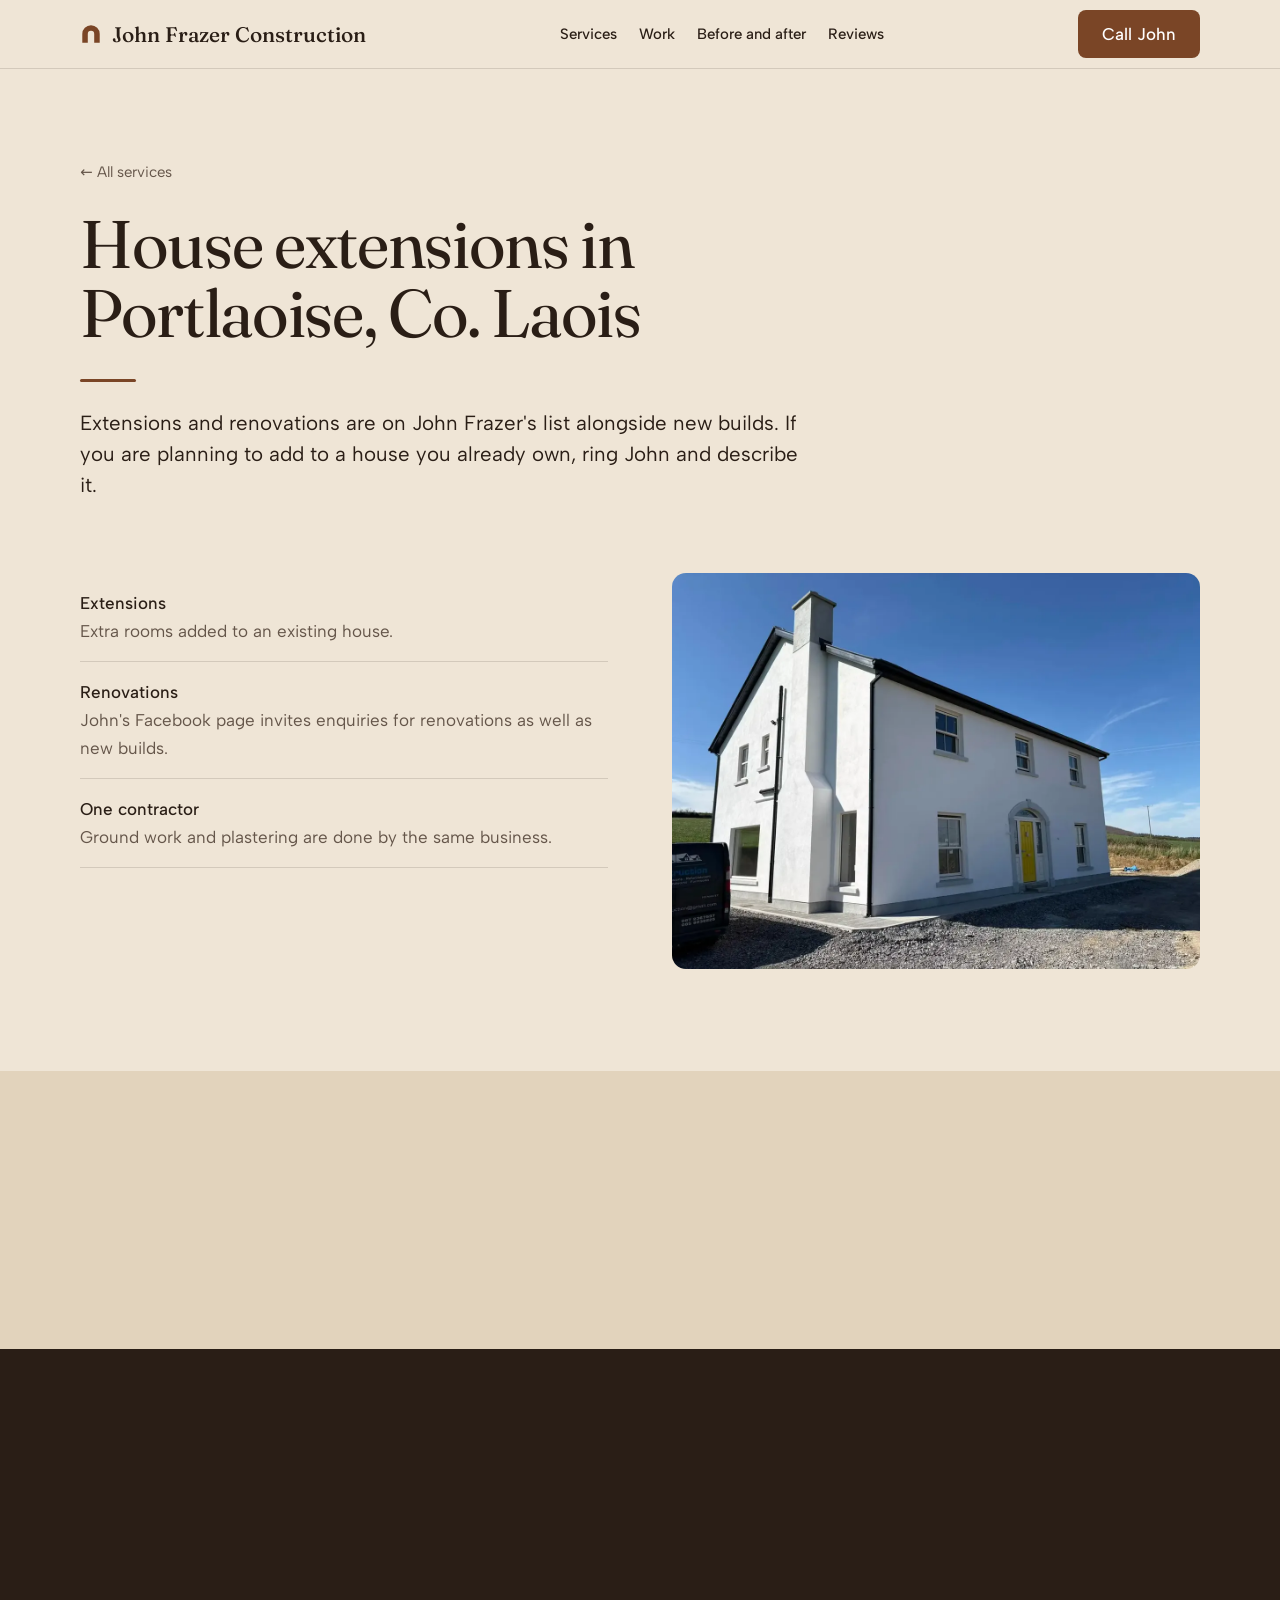
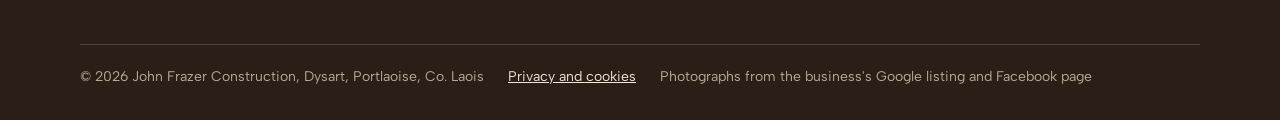
<file: extensions.html>
<!doctype html>
<html lang="en-IE">
<head>
<meta charset="utf-8">
<meta name="viewport" content="width=device-width, initial-scale=1, viewport-fit=cover">
<title>House extensions in Portlaoise, Co. Laois | John Frazer Construction</title>
<meta name="description" content="Extensions and renovations are on John Frazer's list alongside new builds. If you are planning to add to a house you already own, ring John and describe it. R">
<!-- Preview build: hidden from search engines until the business approves it. Remove this line to go fully public. -->
<meta name="robots" content="noindex, nofollow">
<link rel="canonical" href="https://itzgio05.github.io/john-frazer-construction/extensions.html">
<meta property="og:type" content="website">
<meta property="og:title" content="House extensions in Portlaoise, Co. Laois | John Frazer Construction">
<meta property="og:description" content="Extensions and renovations are on John Frazer's list alongside new builds. If you are planning to add to a house you already own, ring John and describe it. R">
<meta property="og:image" content="https://itzgio05.github.io/john-frazer-construction/share.jpg">
<meta name="twitter:card" content="summary_large_image">
<link rel="icon" href="favicon.svg" type="image/svg+xml">
<meta name="theme-color" content="#efe5d6">
<link rel="preload" as="font" type="font/woff2" href="fonts/fraunces.woff2" crossorigin>
<script>try{if(new URLSearchParams(location.search).get('look')==='green'||sessionStorage.getItem('look')==='green'){document.documentElement.classList.add('look-green');sessionStorage.setItem('look','green')}if(new URLSearchParams(location.search).get('look')==='brown'){document.documentElement.classList.remove('look-green');sessionStorage.removeItem('look')}}catch(e){}</script>
<link rel="stylesheet" href="sub.css">
</head>
<body>
<a class="skip" href="#main">Skip to content</a>
<header><div class="wrap">
  <a class="logo" href="index.html"><svg viewBox="0 0 24 24" aria-hidden="true"><path d="M2.5 21.5V12a9.5 9.5 0 0 1 19 0v9.5h-6V12a3.5 3.5 0 0 0-7 0v9.5z"/></svg>John Frazer Construction</a>
  <nav class="top" aria-label="Main"><a href="index.html#services">Services</a><a href="index.html#recent">Work</a><a href="index.html#start-finish">Before and after</a><a href="index.html#reviews">Reviews</a></nav>
  <a class="btn" href="tel:+353872367537">Call John</a>
</div></header>
<main id="main">
  <div class="wrap">
    <a class="crumb" href="index.html#services">&larr; All services</a>
    <h1>House extensions in Portlaoise, Co. Laois</h1>
    <p class="lead">Extensions and renovations are on John Frazer's list alongside new builds. If you are planning to add to a house you already own, ring John and describe it.</p>
    <div class="split">
      <ul class="rows">
        <li><b>Extensions</b><span>Extra rooms added to an existing house.</span></li>
        <li><b>Renovations</b><span>John's Facebook page invites enquiries for renovations as well as new builds.</span></li>
        <li><b>One contractor</b><span>Ground work and plastering are done by the same business.</span></li>
        <li><b>Prices</b><span>On request. Ring or email with what you have in mind.</span></li>
      </ul>
      <div class="shots">
        <figure><img src="media/hq-yellow-door.webp" alt="A two-storey white house with a chimney and a yellow front door" loading="lazy" width="1200" height="900"></figure>
      </div>
    </div>
  </div>
  <div class="band"><div class="wrap">
    <h2>More from John Frazer</h2>
    <ul class="links">
        <li><a href="new-homes.html">New homes</a></li>
        <li><a href="ground-work.html">Ground work</a></li>
        <li><a href="plastering.html">Plastering</a></li>
        <li><a href="insurance-claims.html">Insurance claims</a></li>
        <li><a href="portlaoise.html">Builder in Portlaoise</a></li>
        <li><a href="mountmellick.html">Builder in Mountmellick</a></li>
    </ul>
  </div></div>
</main>
<footer class="close"><div class="wrap">
  <h2>Talk to John about extensions</h2>
  <div class="row"><a class="btn" href="tel:+353872367537">Call 087 236 7537</a><a class="btn ghost" href="index.html#quote">Request a quote</a></div>
  <div class="legal"><span>&copy; 2026 John Frazer Construction, Dysart, Portlaoise, Co. Laois</span><a href="privacy.html">Privacy and cookies</a><span>Photographs from the business's Google listing and Facebook page</span></div>
</div></footer>
<script>
(function(){var r=matchMedia('(prefers-reduced-motion: reduce)');if(r.matches||!('IntersectionObserver' in window))return;
var root=document.documentElement,els=[].slice.call(document.querySelectorAll('h1,.lead,h2,.rows li,.shots figure,.links li,.close .row'));
els.forEach(function(e,i){e.setAttribute('data-sx','');e.style.setProperty('--i',i%5)});
var last=scrollY;addEventListener('scroll',function(){var y=scrollY;if(Math.abs(y-last)>4){root.classList.toggle('sx-up',y<last);last=y}},{passive:true});
var io=new IntersectionObserver(function(es){es.forEach(function(e){e.target.classList.toggle('is-in',e.isIntersecting)})},{rootMargin:'-6% 0px -6% 0px',threshold:.12});
els.forEach(function(e){io.observe(e)});root.classList.add('sx-on')})();
</script>
</body>
</html>
</file>
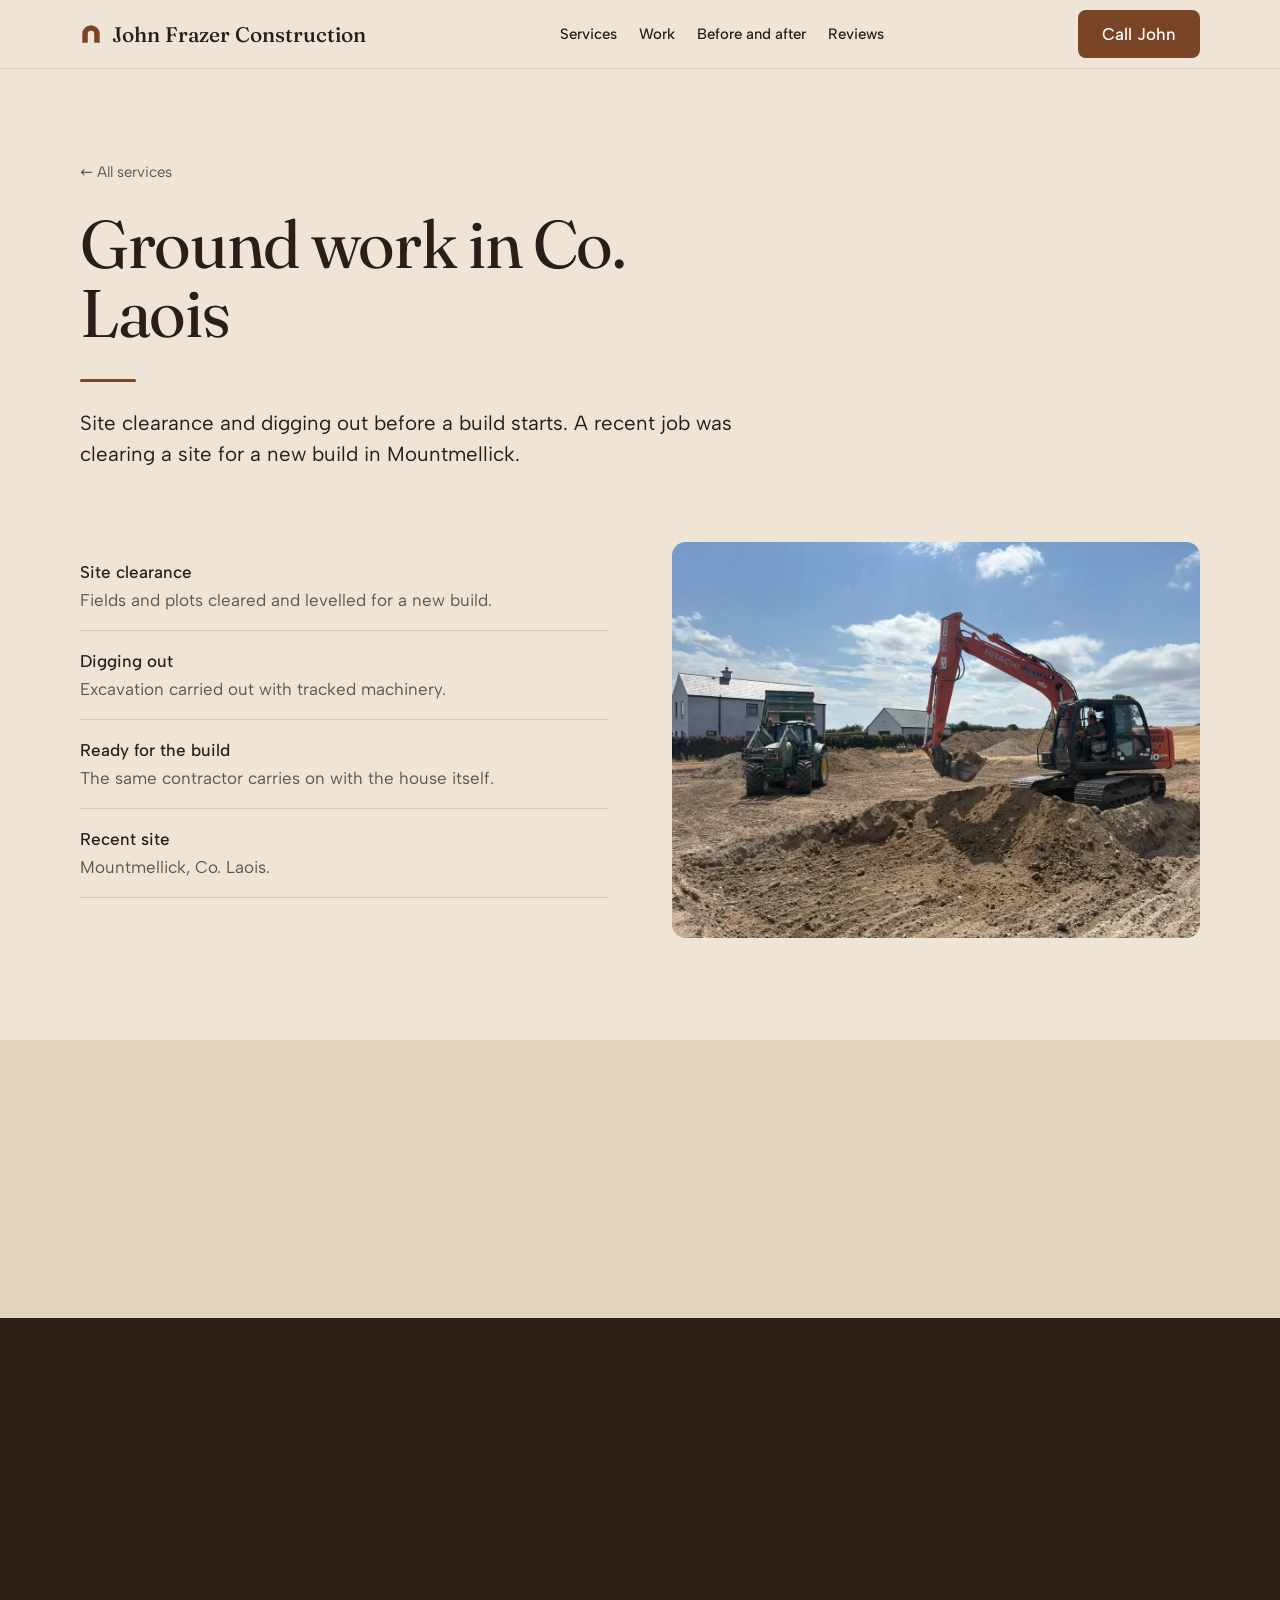
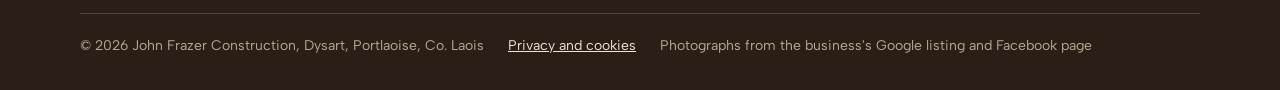
<file: ground-work.html>
<!doctype html>
<html lang="en-IE">
<head>
<meta charset="utf-8">
<meta name="viewport" content="width=device-width, initial-scale=1, viewport-fit=cover">
<title>Ground work in Co. Laois | John Frazer Construction</title>
<meta name="description" content="Site clearance and digging out before a build starts. A recent job was clearing a site for a new build in Mountmellick. Ring 087 236 7537.">
<!-- Preview build: hidden from search engines until the business approves it. Remove this line to go fully public. -->
<meta name="robots" content="noindex, nofollow">
<link rel="canonical" href="https://itzgio05.github.io/john-frazer-construction/ground-work.html">
<meta property="og:type" content="website">
<meta property="og:title" content="Ground work in Co. Laois | John Frazer Construction">
<meta property="og:description" content="Site clearance and digging out before a build starts. A recent job was clearing a site for a new build in Mountmellick. Ring 087 236 7537.">
<meta property="og:image" content="https://itzgio05.github.io/john-frazer-construction/share.jpg">
<meta name="twitter:card" content="summary_large_image">
<link rel="icon" href="favicon.svg" type="image/svg+xml">
<meta name="theme-color" content="#efe5d6">
<link rel="preload" as="font" type="font/woff2" href="fonts/fraunces.woff2" crossorigin>
<script>try{if(new URLSearchParams(location.search).get('look')==='green'||sessionStorage.getItem('look')==='green'){document.documentElement.classList.add('look-green');sessionStorage.setItem('look','green')}if(new URLSearchParams(location.search).get('look')==='brown'){document.documentElement.classList.remove('look-green');sessionStorage.removeItem('look')}}catch(e){}</script>
<link rel="stylesheet" href="sub.css">
</head>
<body>
<a class="skip" href="#main">Skip to content</a>
<header><div class="wrap">
  <a class="logo" href="index.html"><svg viewBox="0 0 24 24" aria-hidden="true"><path d="M2.5 21.5V12a9.5 9.5 0 0 1 19 0v9.5h-6V12a3.5 3.5 0 0 0-7 0v9.5z"/></svg>John Frazer Construction</a>
  <nav class="top" aria-label="Main"><a href="index.html#services">Services</a><a href="index.html#recent">Work</a><a href="index.html#start-finish">Before and after</a><a href="index.html#reviews">Reviews</a></nav>
  <a class="btn" href="tel:+353872367537">Call John</a>
</div></header>
<main id="main">
  <div class="wrap">
    <a class="crumb" href="index.html#services">&larr; All services</a>
    <h1>Ground work in Co. Laois</h1>
    <p class="lead">Site clearance and digging out before a build starts. A recent job was clearing a site for a new build in Mountmellick.</p>
    <div class="split">
      <ul class="rows">
        <li><b>Site clearance</b><span>Fields and plots cleared and levelled for a new build.</span></li>
        <li><b>Digging out</b><span>Excavation carried out with tracked machinery.</span></li>
        <li><b>Ready for the build</b><span>The same contractor carries on with the house itself.</span></li>
        <li><b>Recent site</b><span>Mountmellick, Co. Laois.</span></li>
      </ul>
      <div class="shots">
        <figure><img src="media/hq-groundwork.webp" alt="An excavator digging out a site for a new build" loading="lazy" width="1200" height="900"></figure>
      </div>
    </div>
  </div>
  <div class="band"><div class="wrap">
    <h2>More from John Frazer</h2>
    <ul class="links">
        <li><a href="new-homes.html">New homes</a></li>
        <li><a href="extensions.html">Extensions</a></li>
        <li><a href="plastering.html">Plastering</a></li>
        <li><a href="insurance-claims.html">Insurance claims</a></li>
        <li><a href="portlaoise.html">Builder in Portlaoise</a></li>
        <li><a href="mountmellick.html">Builder in Mountmellick</a></li>
    </ul>
  </div></div>
</main>
<footer class="close"><div class="wrap">
  <h2>Talk to John about ground work</h2>
  <div class="row"><a class="btn" href="tel:+353872367537">Call 087 236 7537</a><a class="btn ghost" href="index.html#quote">Request a quote</a></div>
  <div class="legal"><span>&copy; 2026 John Frazer Construction, Dysart, Portlaoise, Co. Laois</span><a href="privacy.html">Privacy and cookies</a><span>Photographs from the business's Google listing and Facebook page</span></div>
</div></footer>
<script>
(function(){var r=matchMedia('(prefers-reduced-motion: reduce)');if(r.matches||!('IntersectionObserver' in window))return;
var root=document.documentElement,els=[].slice.call(document.querySelectorAll('h1,.lead,h2,.rows li,.shots figure,.links li,.close .row'));
els.forEach(function(e,i){e.setAttribute('data-sx','');e.style.setProperty('--i',i%5)});
var last=scrollY;addEventListener('scroll',function(){var y=scrollY;if(Math.abs(y-last)>4){root.classList.toggle('sx-up',y<last);last=y}},{passive:true});
var io=new IntersectionObserver(function(es){es.forEach(function(e){e.target.classList.toggle('is-in',e.isIntersecting)})},{rootMargin:'-6% 0px -6% 0px',threshold:.12});
els.forEach(function(e){io.observe(e)});root.classList.add('sx-on')})();
</script>
</body>
</html>
</file>
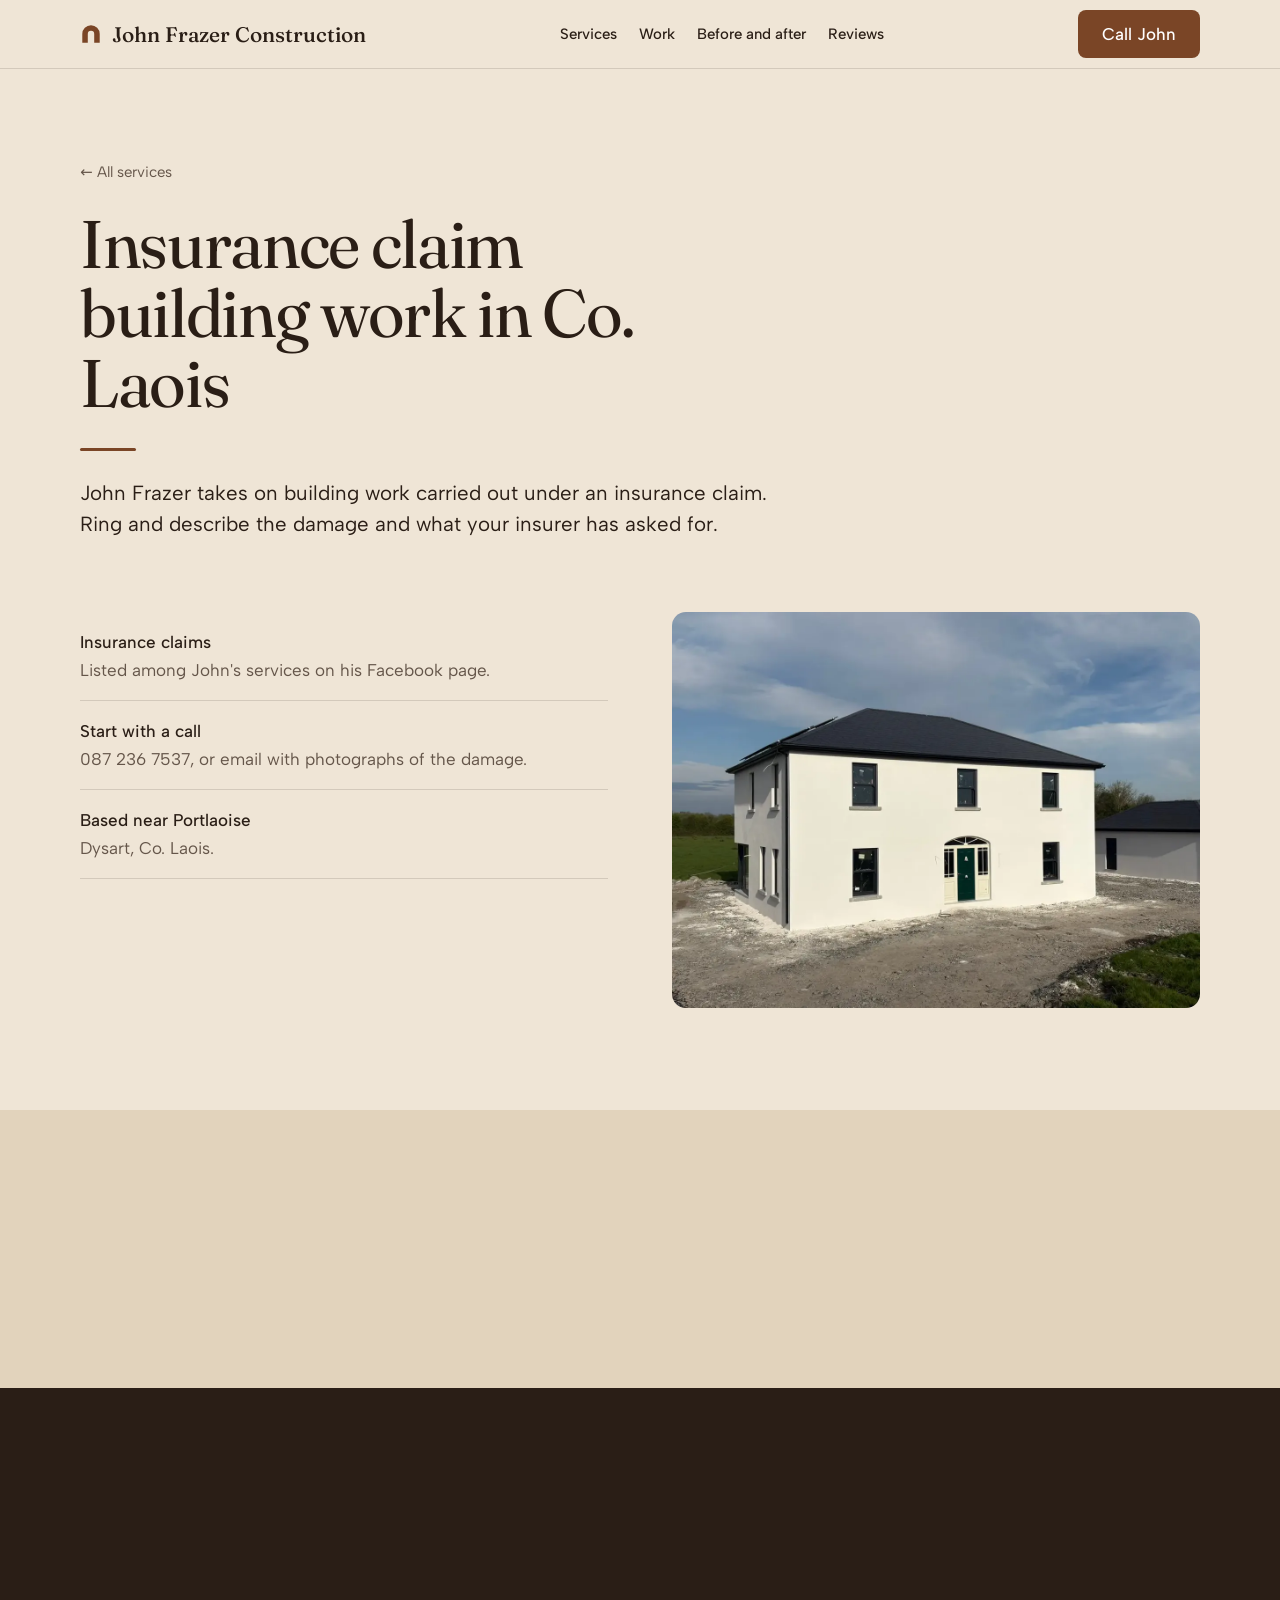
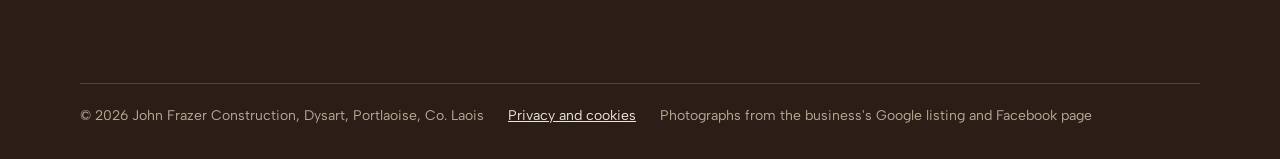
<file: insurance-claims.html>
<!doctype html>
<html lang="en-IE">
<head>
<meta charset="utf-8">
<meta name="viewport" content="width=device-width, initial-scale=1, viewport-fit=cover">
<title>Insurance claim building work in Co. Laois | John Frazer Construction</title>
<meta name="description" content="John Frazer takes on building work carried out under an insurance claim. Ring and describe the damage and what your insurer has asked for. Ring 087 236 7537.">
<!-- Preview build: hidden from search engines until the business approves it. Remove this line to go fully public. -->
<meta name="robots" content="noindex, nofollow">
<link rel="canonical" href="https://itzgio05.github.io/john-frazer-construction/insurance-claims.html">
<meta property="og:type" content="website">
<meta property="og:title" content="Insurance claim building work in Co. Laois | John Frazer Construction">
<meta property="og:description" content="John Frazer takes on building work carried out under an insurance claim. Ring and describe the damage and what your insurer has asked for. Ring 087 236 7537.">
<meta property="og:image" content="https://itzgio05.github.io/john-frazer-construction/share.jpg">
<meta name="twitter:card" content="summary_large_image">
<link rel="icon" href="favicon.svg" type="image/svg+xml">
<meta name="theme-color" content="#efe5d6">
<link rel="preload" as="font" type="font/woff2" href="fonts/fraunces.woff2" crossorigin>
<script>try{if(new URLSearchParams(location.search).get('look')==='green'||sessionStorage.getItem('look')==='green'){document.documentElement.classList.add('look-green');sessionStorage.setItem('look','green')}if(new URLSearchParams(location.search).get('look')==='brown'){document.documentElement.classList.remove('look-green');sessionStorage.removeItem('look')}}catch(e){}</script>
<link rel="stylesheet" href="sub.css">
</head>
<body>
<a class="skip" href="#main">Skip to content</a>
<header><div class="wrap">
  <a class="logo" href="index.html"><svg viewBox="0 0 24 24" aria-hidden="true"><path d="M2.5 21.5V12a9.5 9.5 0 0 1 19 0v9.5h-6V12a3.5 3.5 0 0 0-7 0v9.5z"/></svg>John Frazer Construction</a>
  <nav class="top" aria-label="Main"><a href="index.html#services">Services</a><a href="index.html#recent">Work</a><a href="index.html#start-finish">Before and after</a><a href="index.html#reviews">Reviews</a></nav>
  <a class="btn" href="tel:+353872367537">Call John</a>
</div></header>
<main id="main">
  <div class="wrap">
    <a class="crumb" href="index.html#services">&larr; All services</a>
    <h1>Insurance claim building work in Co. Laois</h1>
    <p class="lead">John Frazer takes on building work carried out under an insurance claim. Ring and describe the damage and what your insurer has asked for.</p>
    <div class="split">
      <ul class="rows">
        <li><b>Insurance claims</b><span>Listed among John's services on his Facebook page.</span></li>
        <li><b>Start with a call</b><span>087 236 7537, or email with photographs of the damage.</span></li>
        <li><b>Based near Portlaoise</b><span>Dysart, Co. Laois.</span></li>
        <li><b>Prices</b><span>On request.</span></li>
      </ul>
      <div class="shots">
        <figure><img src="media/hq-two-storey.webp" alt="A finished two-storey white house with a dark hipped roof and a green front door" loading="lazy" width="1200" height="900"></figure>
      </div>
    </div>
  </div>
  <div class="band"><div class="wrap">
    <h2>More from John Frazer</h2>
    <ul class="links">
        <li><a href="new-homes.html">New homes</a></li>
        <li><a href="extensions.html">Extensions</a></li>
        <li><a href="ground-work.html">Ground work</a></li>
        <li><a href="plastering.html">Plastering</a></li>
        <li><a href="portlaoise.html">Builder in Portlaoise</a></li>
        <li><a href="mountmellick.html">Builder in Mountmellick</a></li>
    </ul>
  </div></div>
</main>
<footer class="close"><div class="wrap">
  <h2>Talk to John about insurance claims</h2>
  <div class="row"><a class="btn" href="tel:+353872367537">Call 087 236 7537</a><a class="btn ghost" href="index.html#quote">Request a quote</a></div>
  <div class="legal"><span>&copy; 2026 John Frazer Construction, Dysart, Portlaoise, Co. Laois</span><a href="privacy.html">Privacy and cookies</a><span>Photographs from the business's Google listing and Facebook page</span></div>
</div></footer>
<script>
(function(){var r=matchMedia('(prefers-reduced-motion: reduce)');if(r.matches||!('IntersectionObserver' in window))return;
var root=document.documentElement,els=[].slice.call(document.querySelectorAll('h1,.lead,h2,.rows li,.shots figure,.links li,.close .row'));
els.forEach(function(e,i){e.setAttribute('data-sx','');e.style.setProperty('--i',i%5)});
var last=scrollY;addEventListener('scroll',function(){var y=scrollY;if(Math.abs(y-last)>4){root.classList.toggle('sx-up',y<last);last=y}},{passive:true});
var io=new IntersectionObserver(function(es){es.forEach(function(e){e.target.classList.toggle('is-in',e.isIntersecting)})},{rootMargin:'-6% 0px -6% 0px',threshold:.12});
els.forEach(function(e){io.observe(e)});root.classList.add('sx-on')})();
</script>
</body>
</html>
</file>
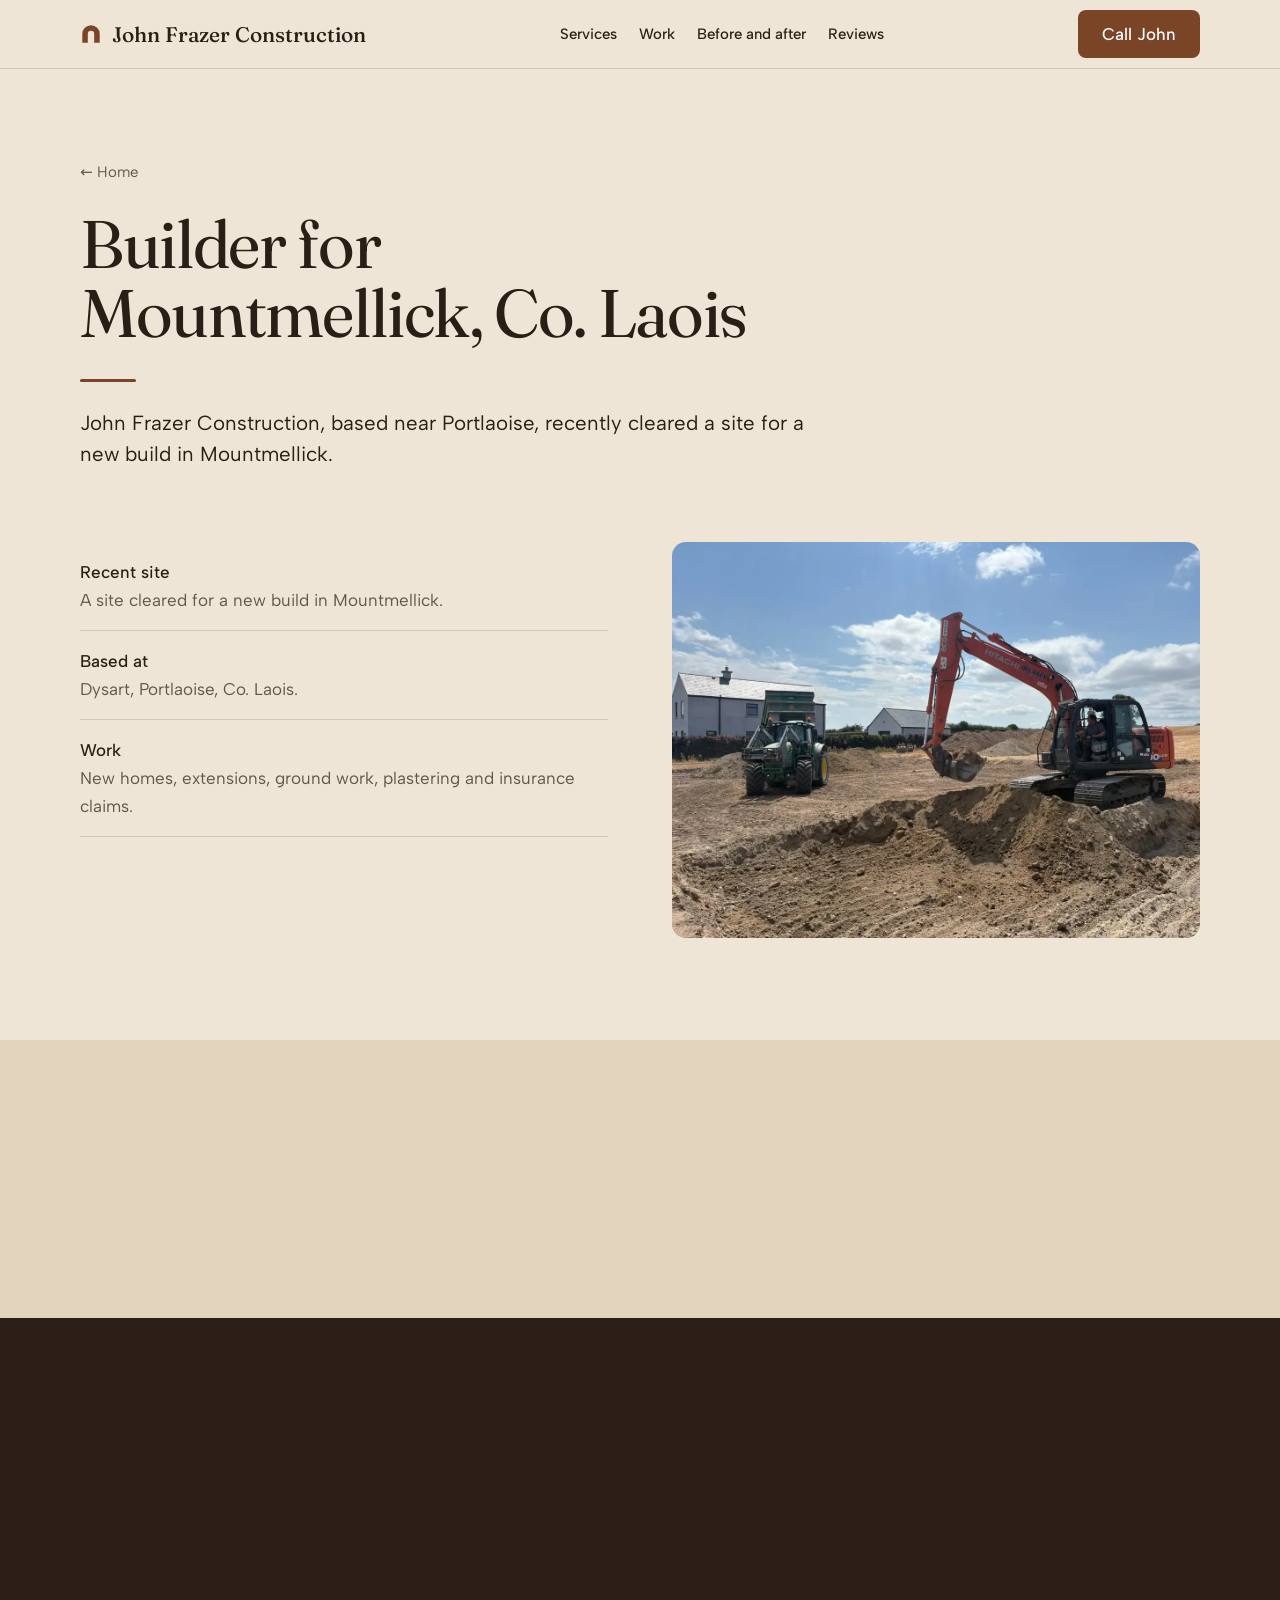
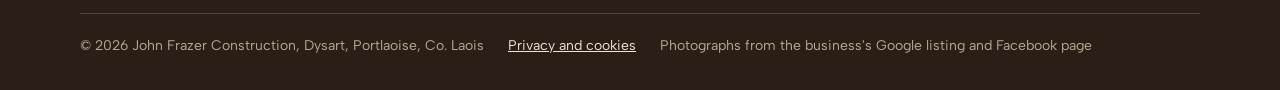
<file: mountmellick.html>
<!doctype html>
<html lang="en-IE">
<head>
<meta charset="utf-8">
<meta name="viewport" content="width=device-width, initial-scale=1, viewport-fit=cover">
<title>Builder for Mountmellick, Co. Laois | John Frazer Construction</title>
<meta name="description" content="John Frazer Construction, based near Portlaoise, recently cleared a site for a new build in Mountmellick. Ring 087 236 7537.">
<!-- Preview build: hidden from search engines until the business approves it. Remove this line to go fully public. -->
<meta name="robots" content="noindex, nofollow">
<link rel="canonical" href="https://itzgio05.github.io/john-frazer-construction/mountmellick.html">
<meta property="og:type" content="website">
<meta property="og:title" content="Builder for Mountmellick, Co. Laois | John Frazer Construction">
<meta property="og:description" content="John Frazer Construction, based near Portlaoise, recently cleared a site for a new build in Mountmellick. Ring 087 236 7537.">
<meta property="og:image" content="https://itzgio05.github.io/john-frazer-construction/share.jpg">
<meta name="twitter:card" content="summary_large_image">
<link rel="icon" href="favicon.svg" type="image/svg+xml">
<meta name="theme-color" content="#efe5d6">
<link rel="preload" as="font" type="font/woff2" href="fonts/fraunces.woff2" crossorigin>
<script>try{if(new URLSearchParams(location.search).get('look')==='green'||sessionStorage.getItem('look')==='green'){document.documentElement.classList.add('look-green');sessionStorage.setItem('look','green')}if(new URLSearchParams(location.search).get('look')==='brown'){document.documentElement.classList.remove('look-green');sessionStorage.removeItem('look')}}catch(e){}</script>
<link rel="stylesheet" href="sub.css">
</head>
<body>
<a class="skip" href="#main">Skip to content</a>
<header><div class="wrap">
  <a class="logo" href="index.html"><svg viewBox="0 0 24 24" aria-hidden="true"><path d="M2.5 21.5V12a9.5 9.5 0 0 1 19 0v9.5h-6V12a3.5 3.5 0 0 0-7 0v9.5z"/></svg>John Frazer Construction</a>
  <nav class="top" aria-label="Main"><a href="index.html#services">Services</a><a href="index.html#recent">Work</a><a href="index.html#start-finish">Before and after</a><a href="index.html#reviews">Reviews</a></nav>
  <a class="btn" href="tel:+353872367537">Call John</a>
</div></header>
<main id="main">
  <div class="wrap">
    <a class="crumb" href="index.html">&larr; Home</a>
    <h1>Builder for Mountmellick, Co. Laois</h1>
    <p class="lead">John Frazer Construction, based near Portlaoise, recently cleared a site for a new build in Mountmellick.</p>
    <div class="split">
      <ul class="rows">
        <li><b>Recent site</b><span>A site cleared for a new build in Mountmellick.</span></li>
        <li><b>Based at</b><span>Dysart, Portlaoise, Co. Laois.</span></li>
        <li><b>Work</b><span>New homes, extensions, ground work, plastering and insurance claims.</span></li>
        <li><b>Contact</b><span>087 236 7537 or johnfrazerconstruction@gmail.com.</span></li>
      </ul>
      <div class="shots">
        <figure><img src="media/hq-groundwork.webp" alt="An excavator digging out a site for a new build" loading="lazy" width="1200" height="900"></figure>
      </div>
    </div>
  </div>
  <div class="band"><div class="wrap">
    <h2>More from John Frazer</h2>
    <ul class="links">
        <li><a href="new-homes.html">New homes</a></li>
        <li><a href="extensions.html">Extensions</a></li>
        <li><a href="ground-work.html">Ground work</a></li>
        <li><a href="plastering.html">Plastering</a></li>
        <li><a href="insurance-claims.html">Insurance claims</a></li>
        <li><a href="portlaoise.html">Builder in Portlaoise</a></li>
    </ul>
  </div></div>
</main>
<footer class="close"><div class="wrap">
  <h2>Talk to John about a build in Mountmellick</h2>
  <div class="row"><a class="btn" href="tel:+353872367537">Call 087 236 7537</a><a class="btn ghost" href="index.html#quote">Request a quote</a></div>
  <div class="legal"><span>&copy; 2026 John Frazer Construction, Dysart, Portlaoise, Co. Laois</span><a href="privacy.html">Privacy and cookies</a><span>Photographs from the business's Google listing and Facebook page</span></div>
</div></footer>
<script>
(function(){var r=matchMedia('(prefers-reduced-motion: reduce)');if(r.matches||!('IntersectionObserver' in window))return;
var root=document.documentElement,els=[].slice.call(document.querySelectorAll('h1,.lead,h2,.rows li,.shots figure,.links li,.close .row'));
els.forEach(function(e,i){e.setAttribute('data-sx','');e.style.setProperty('--i',i%5)});
var last=scrollY;addEventListener('scroll',function(){var y=scrollY;if(Math.abs(y-last)>4){root.classList.toggle('sx-up',y<last);last=y}},{passive:true});
var io=new IntersectionObserver(function(es){es.forEach(function(e){e.target.classList.toggle('is-in',e.isIntersecting)})},{rootMargin:'-6% 0px -6% 0px',threshold:.12});
els.forEach(function(e){io.observe(e)});root.classList.add('sx-on')})();
</script>
</body>
</html>
</file>
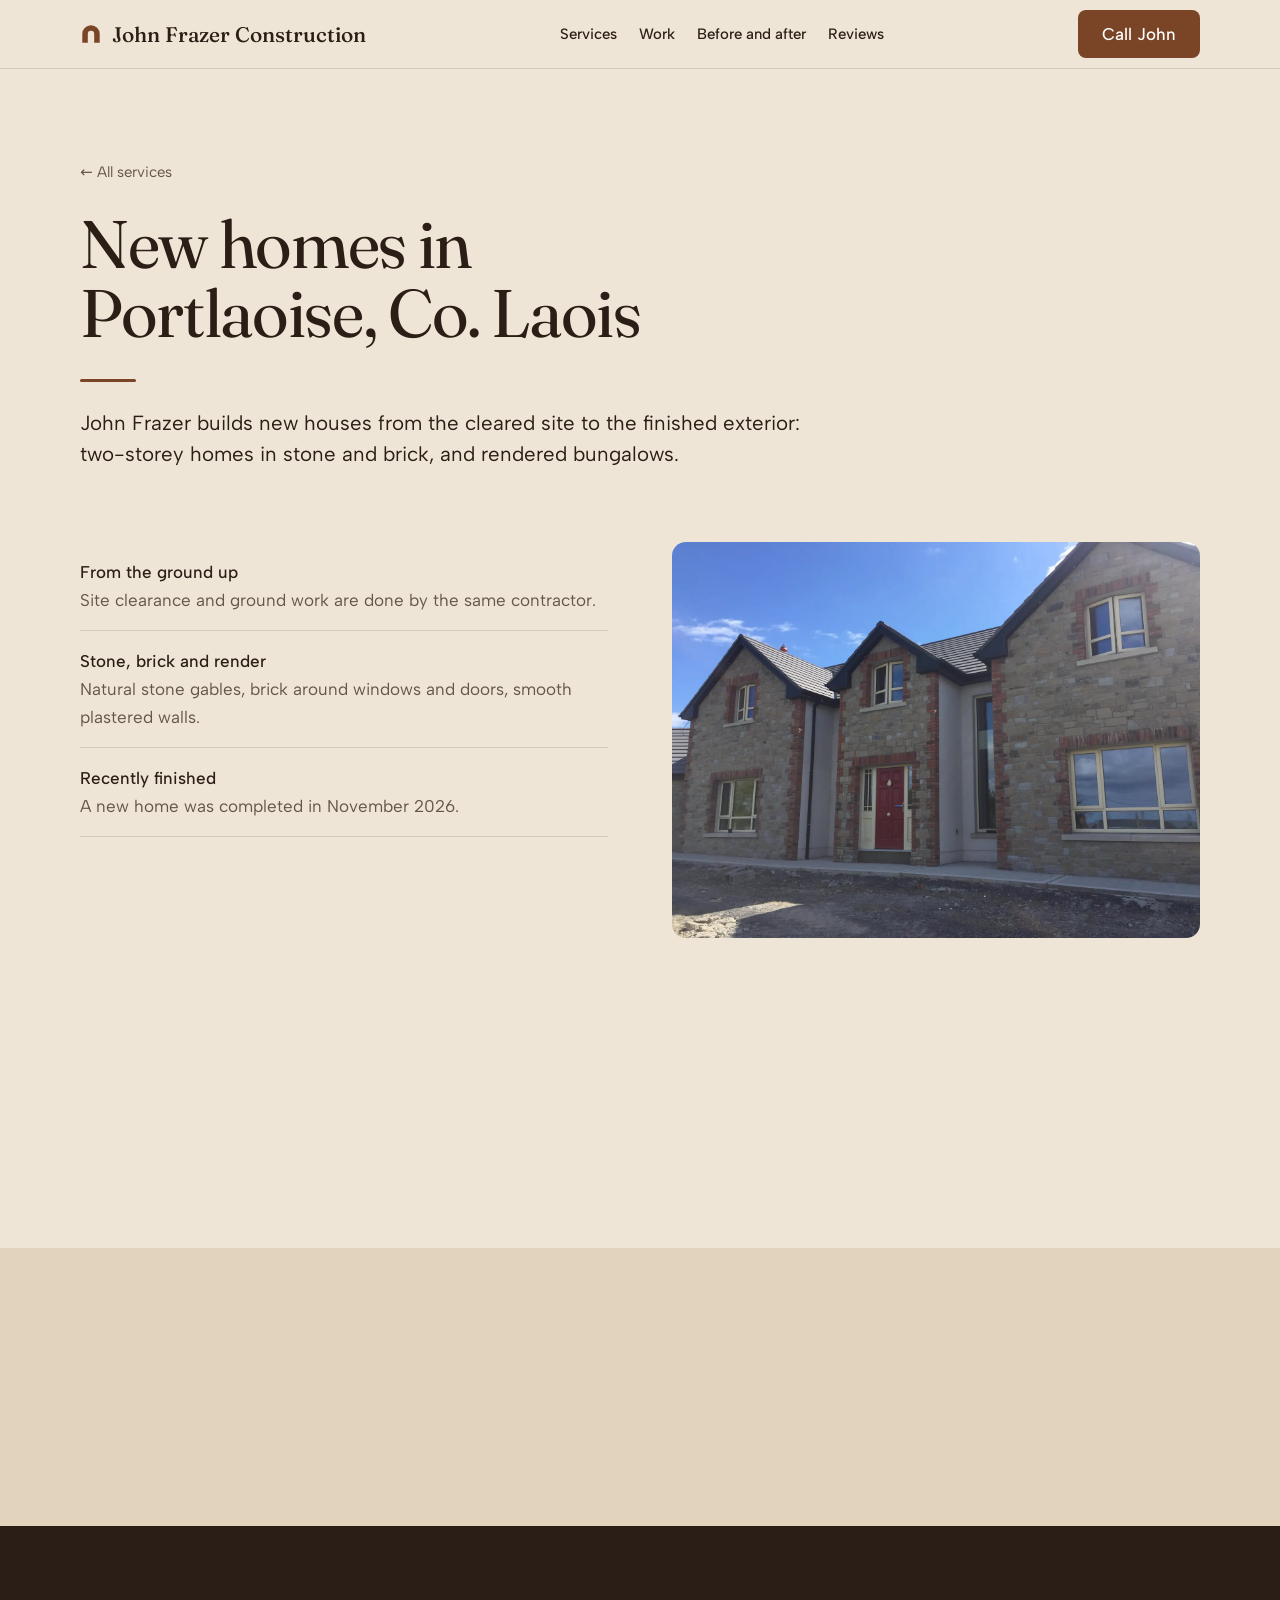
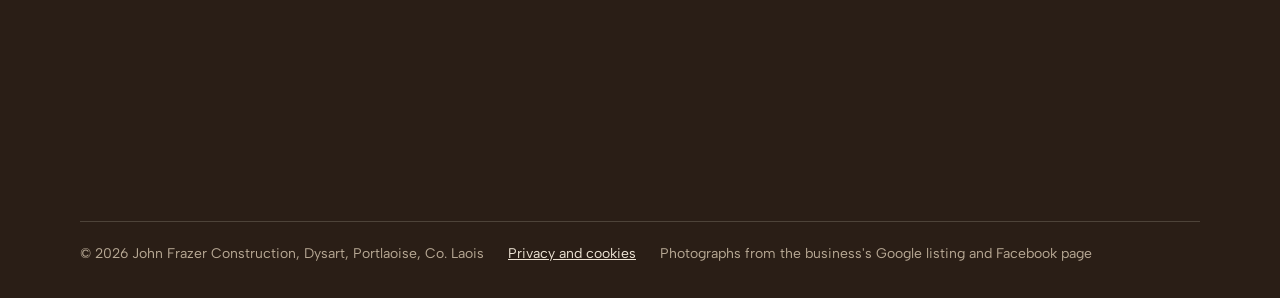
<file: new-homes.html>
<!doctype html>
<html lang="en-IE">
<head>
<meta charset="utf-8">
<meta name="viewport" content="width=device-width, initial-scale=1, viewport-fit=cover">
<title>New homes in Portlaoise, Co. Laois | John Frazer Construction</title>
<meta name="description" content="John Frazer builds new houses from the cleared site to the finished exterior: two-storey homes in stone and brick, and rendered bungalows. Ring 087 236 7537.">
<!-- Preview build: hidden from search engines until the business approves it. Remove this line to go fully public. -->
<meta name="robots" content="noindex, nofollow">
<link rel="canonical" href="https://itzgio05.github.io/john-frazer-construction/new-homes.html">
<meta property="og:type" content="website">
<meta property="og:title" content="New homes in Portlaoise, Co. Laois | John Frazer Construction">
<meta property="og:description" content="John Frazer builds new houses from the cleared site to the finished exterior: two-storey homes in stone and brick, and rendered bungalows. Ring 087 236 7537.">
<meta property="og:image" content="https://itzgio05.github.io/john-frazer-construction/share.jpg">
<meta name="twitter:card" content="summary_large_image">
<link rel="icon" href="favicon.svg" type="image/svg+xml">
<meta name="theme-color" content="#efe5d6">
<link rel="preload" as="font" type="font/woff2" href="fonts/fraunces.woff2" crossorigin>
<script>try{if(new URLSearchParams(location.search).get('look')==='green'||sessionStorage.getItem('look')==='green'){document.documentElement.classList.add('look-green');sessionStorage.setItem('look','green')}if(new URLSearchParams(location.search).get('look')==='brown'){document.documentElement.classList.remove('look-green');sessionStorage.removeItem('look')}}catch(e){}</script>
<link rel="stylesheet" href="sub.css">
</head>
<body>
<a class="skip" href="#main">Skip to content</a>
<header><div class="wrap">
  <a class="logo" href="index.html"><svg viewBox="0 0 24 24" aria-hidden="true"><path d="M2.5 21.5V12a9.5 9.5 0 0 1 19 0v9.5h-6V12a3.5 3.5 0 0 0-7 0v9.5z"/></svg>John Frazer Construction</a>
  <nav class="top" aria-label="Main"><a href="index.html#services">Services</a><a href="index.html#recent">Work</a><a href="index.html#start-finish">Before and after</a><a href="index.html#reviews">Reviews</a></nav>
  <a class="btn" href="tel:+353872367537">Call John</a>
</div></header>
<main id="main">
  <div class="wrap">
    <a class="crumb" href="index.html#services">&larr; All services</a>
    <h1>New homes in Portlaoise, Co. Laois</h1>
    <p class="lead">John Frazer builds new houses from the cleared site to the finished exterior: two-storey homes in stone and brick, and rendered bungalows.</p>
    <div class="split">
      <ul class="rows">
        <li><b>From the ground up</b><span>Site clearance and ground work are done by the same contractor.</span></li>
        <li><b>Stone, brick and render</b><span>Natural stone gables, brick around windows and doors, smooth plastered walls.</span></li>
        <li><b>Recently finished</b><span>A new home was completed in November 2026.</span></li>
        <li><b>What customers say</b><span>Google reviewers mention communication throughout the build.</span></li>
      </ul>
      <div class="shots">
        <figure><img src="media/house-stone-brick.webp" alt="A two-storey house with stone gables, red brick surrounds and a red front door" loading="lazy" width="590" height="443"></figure>
        <figure><img src="media/hq-two-storey.webp" alt="A finished two-storey white house with a dark hipped roof and a green front door" loading="lazy" width="1200" height="900"></figure>
        <figure><img src="media/house-limestone-gable.webp" alt="A house with a dark limestone gable, arched windows and a green front door" loading="lazy" width="590" height="443"></figure>
      </div>
    </div>
  </div>
  <div class="band"><div class="wrap">
    <h2>More from John Frazer</h2>
    <ul class="links">
        <li><a href="extensions.html">Extensions</a></li>
        <li><a href="ground-work.html">Ground work</a></li>
        <li><a href="plastering.html">Plastering</a></li>
        <li><a href="insurance-claims.html">Insurance claims</a></li>
        <li><a href="portlaoise.html">Builder in Portlaoise</a></li>
        <li><a href="mountmellick.html">Builder in Mountmellick</a></li>
    </ul>
  </div></div>
</main>
<footer class="close"><div class="wrap">
  <h2>Talk to John about new homes</h2>
  <div class="row"><a class="btn" href="tel:+353872367537">Call 087 236 7537</a><a class="btn ghost" href="index.html#quote">Request a quote</a></div>
  <div class="legal"><span>&copy; 2026 John Frazer Construction, Dysart, Portlaoise, Co. Laois</span><a href="privacy.html">Privacy and cookies</a><span>Photographs from the business's Google listing and Facebook page</span></div>
</div></footer>
<script>
(function(){var r=matchMedia('(prefers-reduced-motion: reduce)');if(r.matches||!('IntersectionObserver' in window))return;
var root=document.documentElement,els=[].slice.call(document.querySelectorAll('h1,.lead,h2,.rows li,.shots figure,.links li,.close .row'));
els.forEach(function(e,i){e.setAttribute('data-sx','');e.style.setProperty('--i',i%5)});
var last=scrollY;addEventListener('scroll',function(){var y=scrollY;if(Math.abs(y-last)>4){root.classList.toggle('sx-up',y<last);last=y}},{passive:true});
var io=new IntersectionObserver(function(es){es.forEach(function(e){e.target.classList.toggle('is-in',e.isIntersecting)})},{rootMargin:'-6% 0px -6% 0px',threshold:.12});
els.forEach(function(e){io.observe(e)});root.classList.add('sx-on')})();
</script>
</body>
</html>
</file>
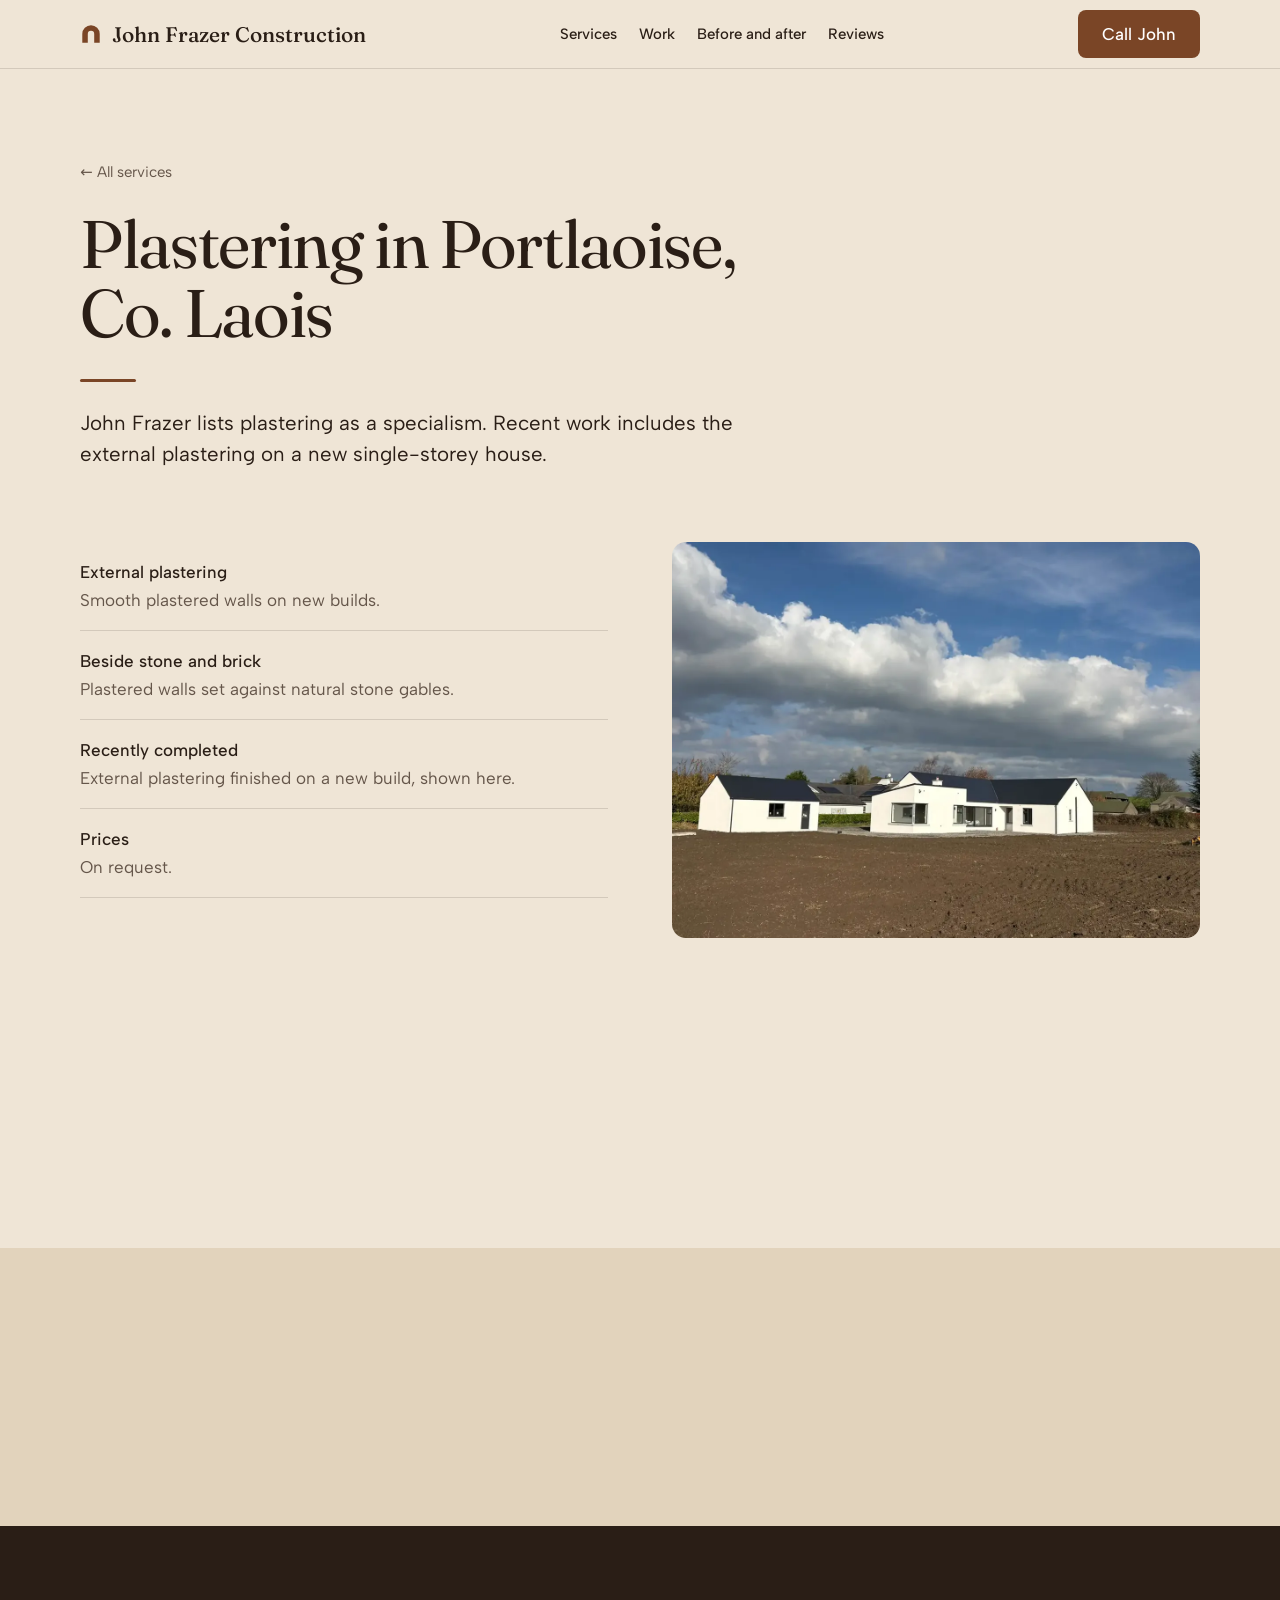
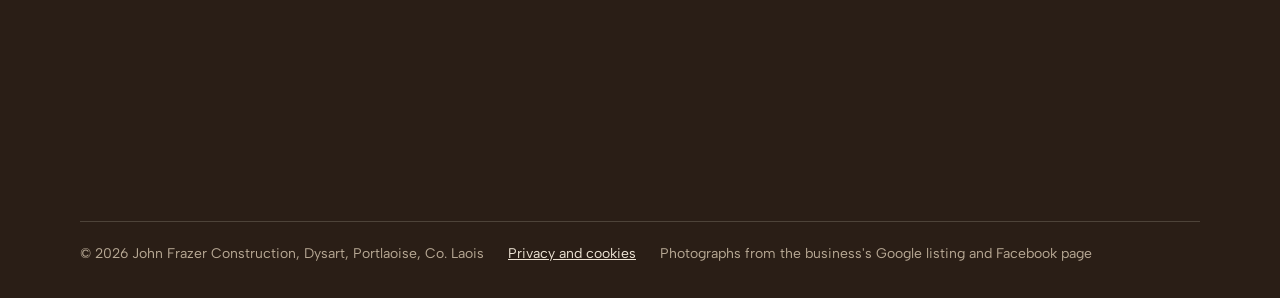
<file: plastering.html>
<!doctype html>
<html lang="en-IE">
<head>
<meta charset="utf-8">
<meta name="viewport" content="width=device-width, initial-scale=1, viewport-fit=cover">
<title>Plastering in Portlaoise, Co. Laois | John Frazer Construction</title>
<meta name="description" content="John Frazer lists plastering as a specialism. Recent work includes the external plastering on a new single-storey house. Ring 087 236 7537.">
<!-- Preview build: hidden from search engines until the business approves it. Remove this line to go fully public. -->
<meta name="robots" content="noindex, nofollow">
<link rel="canonical" href="https://itzgio05.github.io/john-frazer-construction/plastering.html">
<meta property="og:type" content="website">
<meta property="og:title" content="Plastering in Portlaoise, Co. Laois | John Frazer Construction">
<meta property="og:description" content="John Frazer lists plastering as a specialism. Recent work includes the external plastering on a new single-storey house. Ring 087 236 7537.">
<meta property="og:image" content="https://itzgio05.github.io/john-frazer-construction/share.jpg">
<meta name="twitter:card" content="summary_large_image">
<link rel="icon" href="favicon.svg" type="image/svg+xml">
<meta name="theme-color" content="#efe5d6">
<link rel="preload" as="font" type="font/woff2" href="fonts/fraunces.woff2" crossorigin>
<script>try{if(new URLSearchParams(location.search).get('look')==='green'||sessionStorage.getItem('look')==='green'){document.documentElement.classList.add('look-green');sessionStorage.setItem('look','green')}if(new URLSearchParams(location.search).get('look')==='brown'){document.documentElement.classList.remove('look-green');sessionStorage.removeItem('look')}}catch(e){}</script>
<link rel="stylesheet" href="sub.css">
</head>
<body>
<a class="skip" href="#main">Skip to content</a>
<header><div class="wrap">
  <a class="logo" href="index.html"><svg viewBox="0 0 24 24" aria-hidden="true"><path d="M2.5 21.5V12a9.5 9.5 0 0 1 19 0v9.5h-6V12a3.5 3.5 0 0 0-7 0v9.5z"/></svg>John Frazer Construction</a>
  <nav class="top" aria-label="Main"><a href="index.html#services">Services</a><a href="index.html#recent">Work</a><a href="index.html#start-finish">Before and after</a><a href="index.html#reviews">Reviews</a></nav>
  <a class="btn" href="tel:+353872367537">Call John</a>
</div></header>
<main id="main">
  <div class="wrap">
    <a class="crumb" href="index.html#services">&larr; All services</a>
    <h1>Plastering in Portlaoise, Co. Laois</h1>
    <p class="lead">John Frazer lists plastering as a specialism. Recent work includes the external plastering on a new single-storey house.</p>
    <div class="split">
      <ul class="rows">
        <li><b>External plastering</b><span>Smooth plastered walls on new builds.</span></li>
        <li><b>Beside stone and brick</b><span>Plastered walls set against natural stone gables.</span></li>
        <li><b>Recently completed</b><span>External plastering finished on a new build, shown here.</span></li>
        <li><b>Prices</b><span>On request.</span></li>
      </ul>
      <div class="shots">
        <figure><img src="media/hq-bungalow.webp" alt="A white single-storey house with a corner window under a big cloudy sky" loading="lazy" width="1200" height="900"></figure>
        <figure><img src="media/house-rendered.webp" alt="A rendered two-storey house with cream windows and a dark tiled roof" loading="lazy" width="590" height="443"></figure>
        <figure><img src="media/hq-yellow-door.webp" alt="A two-storey white house with a chimney and a yellow front door" loading="lazy" width="1200" height="900"></figure>
      </div>
    </div>
  </div>
  <div class="band"><div class="wrap">
    <h2>More from John Frazer</h2>
    <ul class="links">
        <li><a href="new-homes.html">New homes</a></li>
        <li><a href="extensions.html">Extensions</a></li>
        <li><a href="ground-work.html">Ground work</a></li>
        <li><a href="insurance-claims.html">Insurance claims</a></li>
        <li><a href="portlaoise.html">Builder in Portlaoise</a></li>
        <li><a href="mountmellick.html">Builder in Mountmellick</a></li>
    </ul>
  </div></div>
</main>
<footer class="close"><div class="wrap">
  <h2>Talk to John about plastering</h2>
  <div class="row"><a class="btn" href="tel:+353872367537">Call 087 236 7537</a><a class="btn ghost" href="index.html#quote">Request a quote</a></div>
  <div class="legal"><span>&copy; 2026 John Frazer Construction, Dysart, Portlaoise, Co. Laois</span><a href="privacy.html">Privacy and cookies</a><span>Photographs from the business's Google listing and Facebook page</span></div>
</div></footer>
<script>
(function(){var r=matchMedia('(prefers-reduced-motion: reduce)');if(r.matches||!('IntersectionObserver' in window))return;
var root=document.documentElement,els=[].slice.call(document.querySelectorAll('h1,.lead,h2,.rows li,.shots figure,.links li,.close .row'));
els.forEach(function(e,i){e.setAttribute('data-sx','');e.style.setProperty('--i',i%5)});
var last=scrollY;addEventListener('scroll',function(){var y=scrollY;if(Math.abs(y-last)>4){root.classList.toggle('sx-up',y<last);last=y}},{passive:true});
var io=new IntersectionObserver(function(es){es.forEach(function(e){e.target.classList.toggle('is-in',e.isIntersecting)})},{rootMargin:'-6% 0px -6% 0px',threshold:.12});
els.forEach(function(e){io.observe(e)});root.classList.add('sx-on')})();
</script>
</body>
</html>
</file>
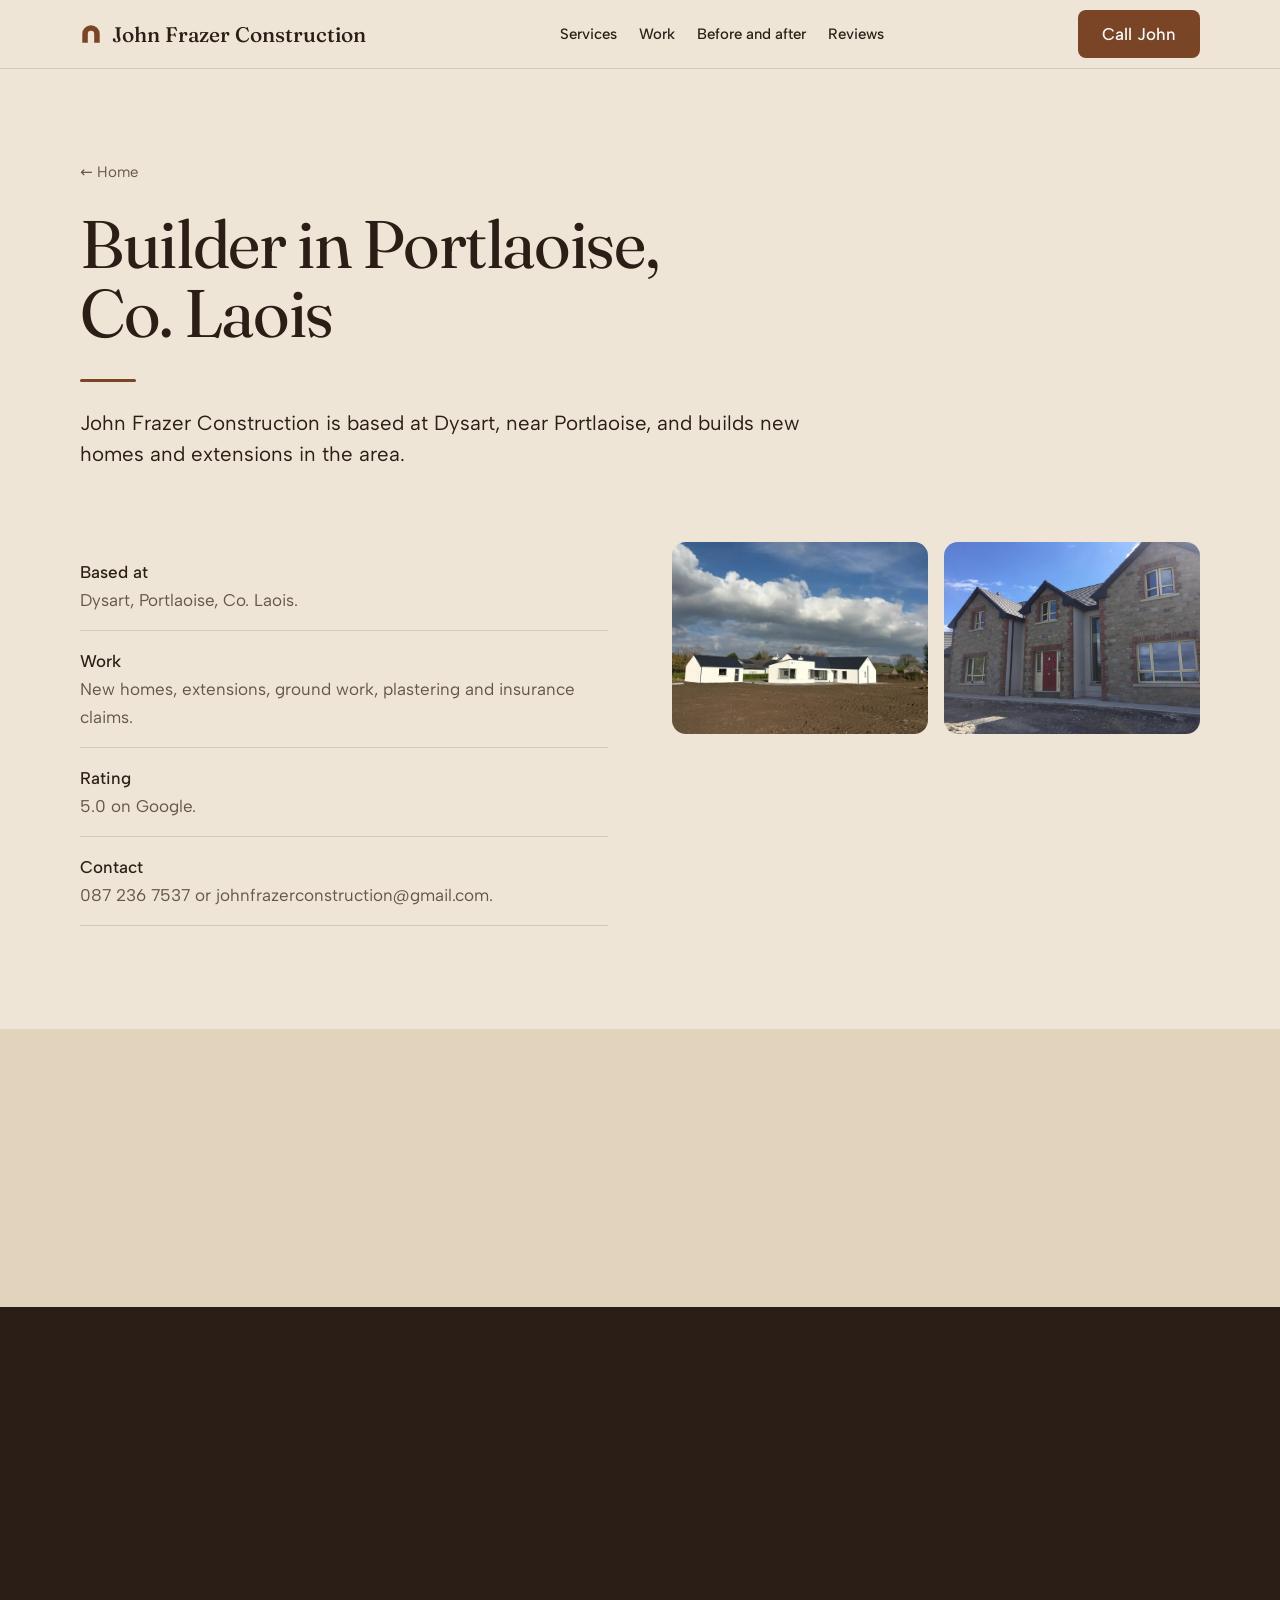
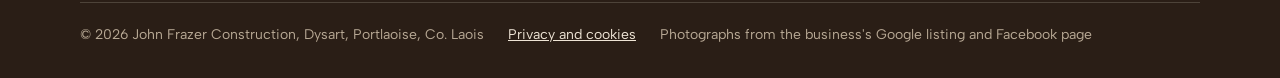
<file: portlaoise.html>
<!doctype html>
<html lang="en-IE">
<head>
<meta charset="utf-8">
<meta name="viewport" content="width=device-width, initial-scale=1, viewport-fit=cover">
<title>Builder in Portlaoise, Co. Laois | John Frazer Construction</title>
<meta name="description" content="John Frazer Construction is based at Dysart, near Portlaoise, and builds new homes and extensions in the area. Ring 087 236 7537.">
<!-- Preview build: hidden from search engines until the business approves it. Remove this line to go fully public. -->
<meta name="robots" content="noindex, nofollow">
<link rel="canonical" href="https://itzgio05.github.io/john-frazer-construction/portlaoise.html">
<meta property="og:type" content="website">
<meta property="og:title" content="Builder in Portlaoise, Co. Laois | John Frazer Construction">
<meta property="og:description" content="John Frazer Construction is based at Dysart, near Portlaoise, and builds new homes and extensions in the area. Ring 087 236 7537.">
<meta property="og:image" content="https://itzgio05.github.io/john-frazer-construction/share.jpg">
<meta name="twitter:card" content="summary_large_image">
<link rel="icon" href="favicon.svg" type="image/svg+xml">
<meta name="theme-color" content="#efe5d6">
<link rel="preload" as="font" type="font/woff2" href="fonts/fraunces.woff2" crossorigin>
<script>try{if(new URLSearchParams(location.search).get('look')==='green'||sessionStorage.getItem('look')==='green'){document.documentElement.classList.add('look-green');sessionStorage.setItem('look','green')}if(new URLSearchParams(location.search).get('look')==='brown'){document.documentElement.classList.remove('look-green');sessionStorage.removeItem('look')}}catch(e){}</script>
<link rel="stylesheet" href="sub.css">
</head>
<body>
<a class="skip" href="#main">Skip to content</a>
<header><div class="wrap">
  <a class="logo" href="index.html"><svg viewBox="0 0 24 24" aria-hidden="true"><path d="M2.5 21.5V12a9.5 9.5 0 0 1 19 0v9.5h-6V12a3.5 3.5 0 0 0-7 0v9.5z"/></svg>John Frazer Construction</a>
  <nav class="top" aria-label="Main"><a href="index.html#services">Services</a><a href="index.html#recent">Work</a><a href="index.html#start-finish">Before and after</a><a href="index.html#reviews">Reviews</a></nav>
  <a class="btn" href="tel:+353872367537">Call John</a>
</div></header>
<main id="main">
  <div class="wrap">
    <a class="crumb" href="index.html">&larr; Home</a>
    <h1>Builder in Portlaoise, Co. Laois</h1>
    <p class="lead">John Frazer Construction is based at Dysart, near Portlaoise, and builds new homes and extensions in the area.</p>
    <div class="split">
      <ul class="rows">
        <li><b>Based at</b><span>Dysart, Portlaoise, Co. Laois.</span></li>
        <li><b>Work</b><span>New homes, extensions, ground work, plastering and insurance claims.</span></li>
        <li><b>Rating</b><span>5.0 on Google.</span></li>
        <li><b>Contact</b><span>087 236 7537 or johnfrazerconstruction@gmail.com.</span></li>
      </ul>
      <div class="shots">
        <figure><img src="media/hq-bungalow.webp" alt="A white single-storey house with a corner window under a big cloudy sky" loading="lazy" width="1200" height="900"></figure>
        <figure><img src="media/house-stone-brick.webp" alt="A two-storey house with stone gables, red brick surrounds and a red front door" loading="lazy" width="590" height="443"></figure>
      </div>
    </div>
  </div>
  <div class="band"><div class="wrap">
    <h2>More from John Frazer</h2>
    <ul class="links">
        <li><a href="new-homes.html">New homes</a></li>
        <li><a href="extensions.html">Extensions</a></li>
        <li><a href="ground-work.html">Ground work</a></li>
        <li><a href="plastering.html">Plastering</a></li>
        <li><a href="insurance-claims.html">Insurance claims</a></li>
        <li><a href="mountmellick.html">Builder in Mountmellick</a></li>
    </ul>
  </div></div>
</main>
<footer class="close"><div class="wrap">
  <h2>Talk to John about a build in Portlaoise</h2>
  <div class="row"><a class="btn" href="tel:+353872367537">Call 087 236 7537</a><a class="btn ghost" href="index.html#quote">Request a quote</a></div>
  <div class="legal"><span>&copy; 2026 John Frazer Construction, Dysart, Portlaoise, Co. Laois</span><a href="privacy.html">Privacy and cookies</a><span>Photographs from the business's Google listing and Facebook page</span></div>
</div></footer>
<script>
(function(){var r=matchMedia('(prefers-reduced-motion: reduce)');if(r.matches||!('IntersectionObserver' in window))return;
var root=document.documentElement,els=[].slice.call(document.querySelectorAll('h1,.lead,h2,.rows li,.shots figure,.links li,.close .row'));
els.forEach(function(e,i){e.setAttribute('data-sx','');e.style.setProperty('--i',i%5)});
var last=scrollY;addEventListener('scroll',function(){var y=scrollY;if(Math.abs(y-last)>4){root.classList.toggle('sx-up',y<last);last=y}},{passive:true});
var io=new IntersectionObserver(function(es){es.forEach(function(e){e.target.classList.toggle('is-in',e.isIntersecting)})},{rootMargin:'-6% 0px -6% 0px',threshold:.12});
els.forEach(function(e){io.observe(e)});root.classList.add('sx-on')})();
</script>
</body>
</html>
</file>
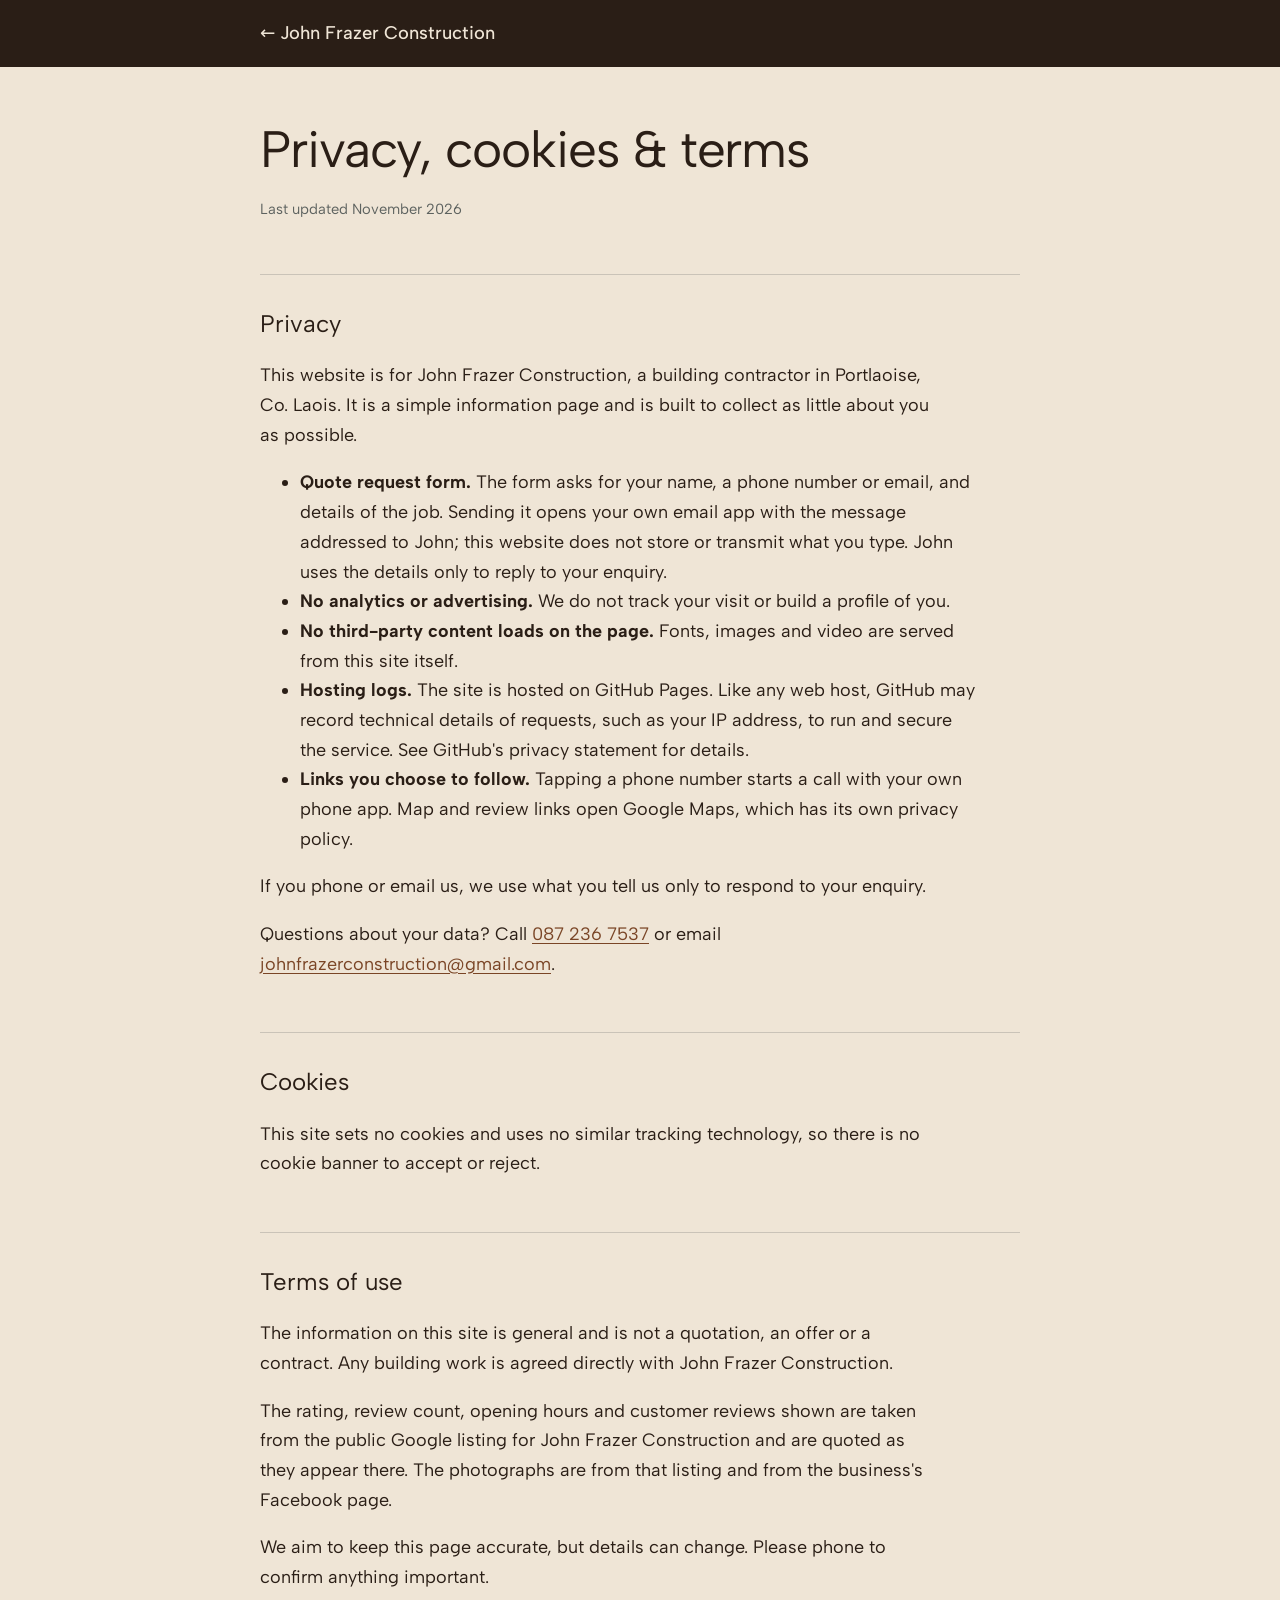
<file: privacy.html>
<!doctype html>
<html lang="en-IE">
<head>
<meta charset="utf-8">
<meta name="viewport" content="width=device-width, initial-scale=1">
<title>Privacy, Cookies &amp; Terms | John Frazer Construction</title>
<meta name="description" content="How the John Frazer Construction website handles your data: no cookies, no tracking, no forms. Plus the terms for using this site.">
<meta name="robots" content="noindex, nofollow">
<link rel="canonical" href="https://itzgio05.github.io/john-frazer-construction/privacy.html">
<link rel="icon" href="favicon.svg" type="image/svg+xml">
<!-- DRAFT: plain-language text describing what this site does. To be reviewed and confirmed by the business owner before the site is made indexable. -->
<style>
@font-face{font-family:'Albert Sans';font-style:normal;font-weight:400 700;font-display:swap;src:url(fonts/albert-sans.woff2) format('woff2')}
*{box-sizing:border-box}
body{margin:0;background:#efe5d6;color:#2a1e16;font-family:"Albert Sans",system-ui,sans-serif;font-size:18px;line-height:1.65}
header{background:#2a1e16;padding:18px 0}
.wrap{width:min(760px,100% - 40px);margin-inline:auto}
header a{color:#efe5d6;text-decoration:none;font-family:"Albert Sans",system-ui,sans-serif;font-weight:500;font-size:1.15rem}
main{padding:56px 0 90px}
h1{font-family:"Albert Sans",system-ui,sans-serif;font-weight:400;font-size:clamp(2rem,6vw,3.2rem);line-height:1.05;letter-spacing:-.02em;margin:0 0 .4em}
h2{font-family:"Albert Sans",system-ui,sans-serif;font-weight:400;font-size:1.5rem;margin:2.2em 0 .4em;padding-top:1.2em;border-top:1px solid rgba(38,43,46,.18)}
p,li{max-width:62ch}
a{color:#7a4526;text-underline-offset:3px}
a:focus-visible{outline:3px solid #7a4526;outline-offset:3px}
.muted{color:#5d625f;font-size:.92rem}
</style>
</head>
<body>
<header><div class="wrap"><a href="./">&larr; John Frazer Construction</a></div></header>
<main><div class="wrap">
<h1>Privacy, cookies &amp; terms</h1>
<p class="muted">Last updated November 2026</p>

<h2 id="privacy">Privacy</h2>
<p>This website is for John Frazer Construction, a building contractor in Portlaoise, Co. Laois. It is a simple information page and is built to collect as little about you as possible.</p>
<ul>
<li><strong>Quote request form.</strong> The form asks for your name, a phone number or email, and details of the job. Sending it opens your own email app with the message addressed to John; this website does not store or transmit what you type. John uses the details only to reply to your enquiry.</li>
<li><strong>No analytics or advertising.</strong> We do not track your visit or build a profile of you.</li>
<li><strong>No third-party content loads on the page.</strong> Fonts, images and video are served from this site itself.</li>
<li><strong>Hosting logs.</strong> The site is hosted on GitHub Pages. Like any web host, GitHub may record technical details of requests, such as your IP address, to run and secure the service. See GitHub&#39;s privacy statement for details.</li>
<li><strong>Links you choose to follow.</strong> Tapping a phone number starts a call with your own phone app. Map and review links open Google Maps, which has its own privacy policy.</li>
</ul>
<p>If you phone or email us, we use what you tell us only to respond to your enquiry.</p>
<p>Questions about your data? Call <a href="tel:+353872367537">087 236 7537</a> or email <a href="mailto:johnfrazerconstruction@gmail.com">johnfrazerconstruction@gmail.com</a>.</p>

<h2 id="cookies">Cookies</h2>
<p>This site sets no cookies and uses no similar tracking technology, so there is no cookie banner to accept or reject.</p>

<h2 id="terms">Terms of use</h2>
<p>The information on this site is general and is not a quotation, an offer or a contract. Any building work is agreed directly with John Frazer Construction.</p>
<p>The rating, review count, opening hours and customer reviews shown are taken from the public Google listing for John Frazer Construction and are quoted as they appear there. The photographs are from that listing and from the business's Facebook page.</p>
<p>We aim to keep this page accurate, but details can change. Please phone to confirm anything important.</p>
</div></main>
</body>
</html>
</file>
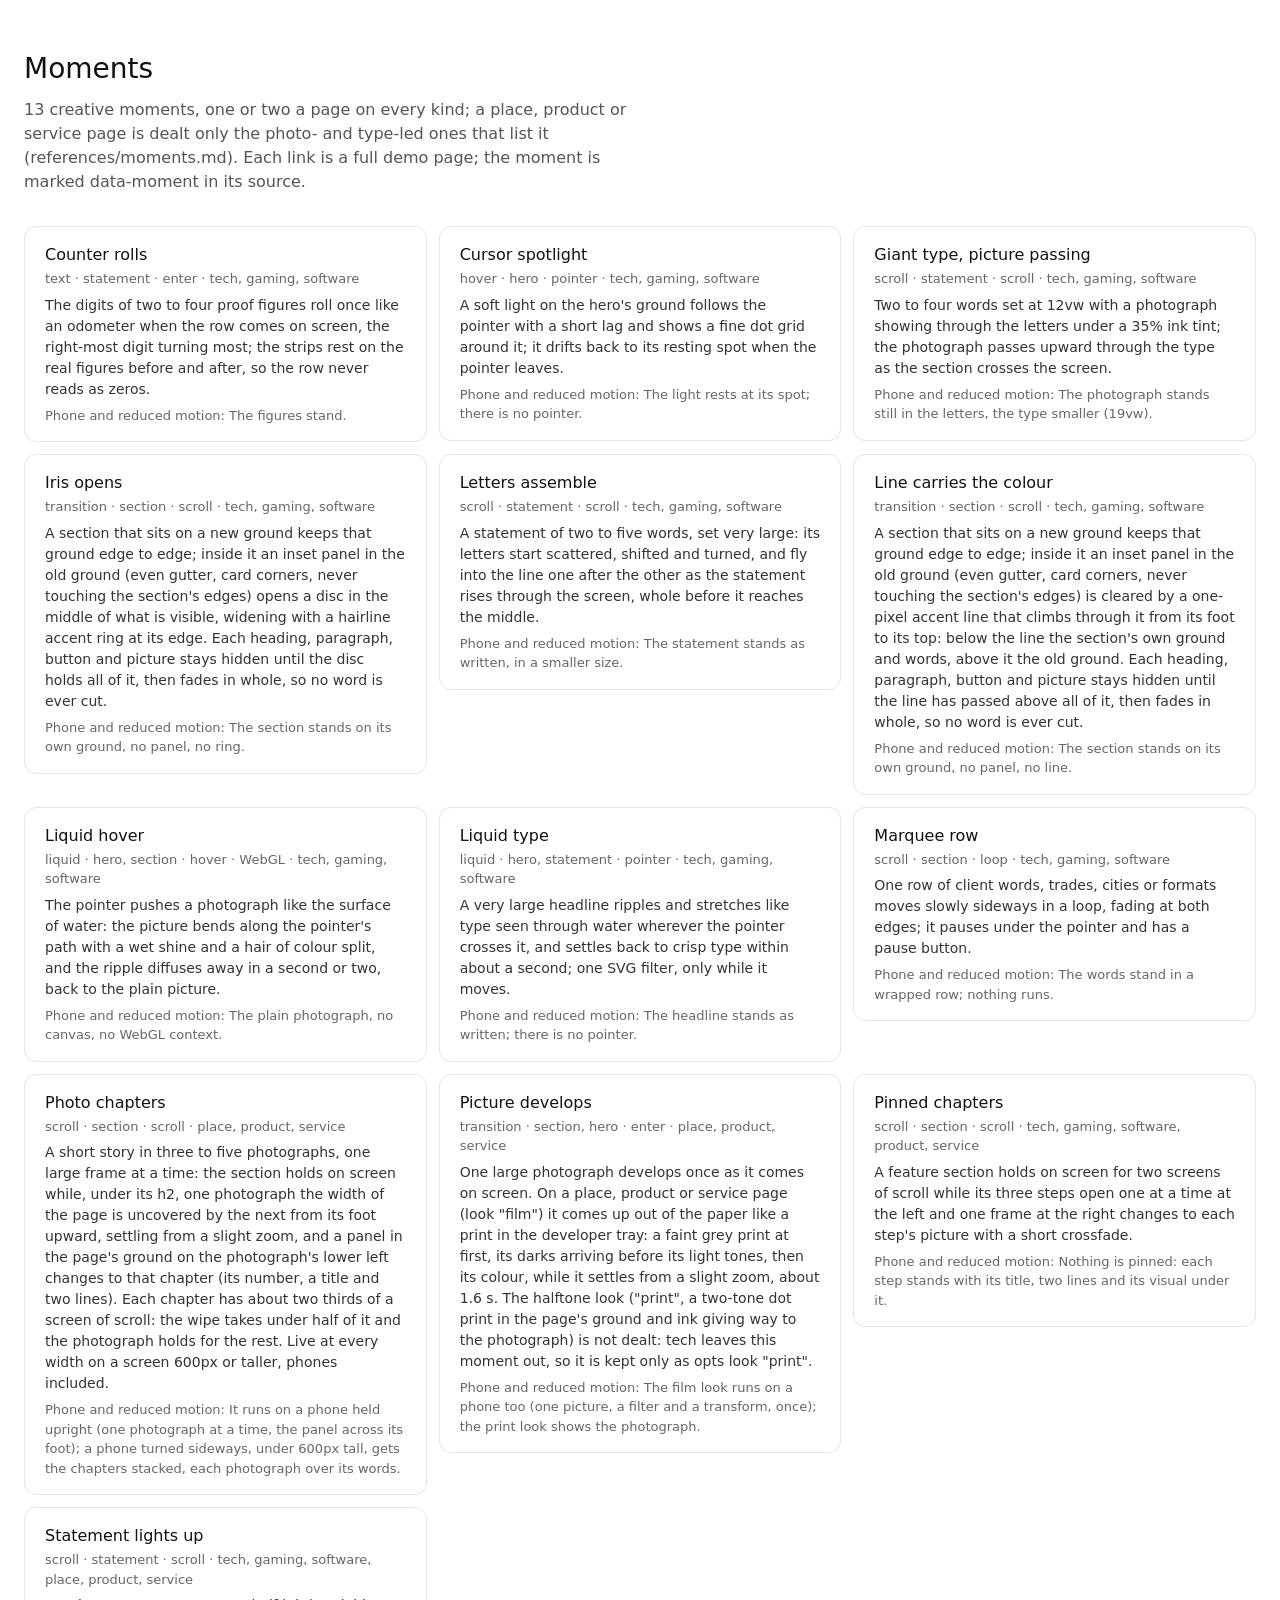
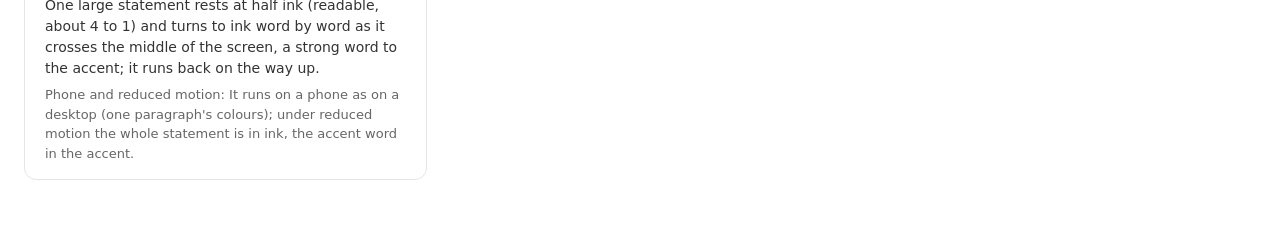
<file: assets/moments/gallery.html>
<!doctype html><html lang="en"><head><meta charset="utf-8"><meta name="viewport" content="width=device-width, initial-scale=1"><title>Moments</title>
<style>body{margin:0;font:16px/1.5 system-ui,sans-serif;color:#111;background:#fff;padding:48px 24px}h1{font-size:28px;font-weight:500;margin:0 0 8px}p.lead{color:#555;margin:0 0 32px;max-width:60ch}ul{list-style:none;padding:0;margin:0;display:grid;gap:12px;grid-template-columns:repeat(auto-fill,minmax(320px,1fr))}li a{display:block;padding:16px 20px;border:1px solid #e5e5e5;border-radius:12px;color:inherit;text-decoration:none}li a:hover{border-color:#999}li b{font-weight:500}li span{display:block;color:#666;font-size:13px;margin:2px 0 6px}li p{margin:0;color:#333;font-size:14px}li p.ph{margin-top:6px;color:#666;font-size:13px}</style></head>
<body><h1>Moments</h1><p class="lead">13 creative moments, one or two a page on every kind; a place, product or service page is dealt only the photo- and type-led ones that list it (references/moments.md). Each link is a full demo page; the moment is marked data-moment in its source.</p><ul><li><a href="counter-rolls/demo.html"><b>Counter rolls</b> <span>text · statement · enter · tech, gaming, software</span><p>The digits of two to four proof figures roll once like an odometer when the row comes on screen, the right-most digit turning most; the strips rest on the real figures before and after, so the row never reads as zeros.</p><p class="ph">Phone and reduced motion: The figures stand.</p></a></li>
<li><a href="cursor-spotlight/demo.html"><b>Cursor spotlight</b> <span>hover · hero · pointer · tech, gaming, software</span><p>A soft light on the hero's ground follows the pointer with a short lag and shows a fine dot grid around it; it drifts back to its resting spot when the pointer leaves.</p><p class="ph">Phone and reduced motion: The light rests at its spot; there is no pointer.</p></a></li>
<li><a href="giant-type-pass/demo.html"><b>Giant type, picture passing</b> <span>scroll · statement · scroll · tech, gaming, software</span><p>Two to four words set at 12vw with a photograph showing through the letters under a 35% ink tint; the photograph passes upward through the type as the section crosses the screen.</p><p class="ph">Phone and reduced motion: The photograph stands still in the letters, the type smaller (19vw).</p></a></li>
<li><a href="iris-opens/demo.html"><b>Iris opens</b> <span>transition · section · scroll · tech, gaming, software</span><p>A section that sits on a new ground keeps that ground edge to edge; inside it an inset panel in the old ground (even gutter, card corners, never touching the section's edges) opens a disc in the middle of what is visible, widening with a hairline accent ring at its edge. Each heading, paragraph, button and picture stays hidden until the disc holds all of it, then fades in whole, so no word is ever cut.</p><p class="ph">Phone and reduced motion: The section stands on its own ground, no panel, no ring.</p></a></li>
<li><a href="letters-assemble/demo.html"><b>Letters assemble</b> <span>scroll · statement · scroll · tech, gaming, software</span><p>A statement of two to five words, set very large: its letters start scattered, shifted and turned, and fly into the line one after the other as the statement rises through the screen, whole before it reaches the middle.</p><p class="ph">Phone and reduced motion: The statement stands as written, in a smaller size.</p></a></li>
<li><a href="line-carries-colour/demo.html"><b>Line carries the colour</b> <span>transition · section · scroll · tech, gaming, software</span><p>A section that sits on a new ground keeps that ground edge to edge; inside it an inset panel in the old ground (even gutter, card corners, never touching the section's edges) is cleared by a one-pixel accent line that climbs through it from its foot to its top: below the line the section's own ground and words, above it the old ground. Each heading, paragraph, button and picture stays hidden until the line has passed above all of it, then fades in whole, so no word is ever cut.</p><p class="ph">Phone and reduced motion: The section stands on its own ground, no panel, no line.</p></a></li>
<li><a href="liquid-hover/demo.html"><b>Liquid hover</b> <span>liquid · hero, section · hover · WebGL · tech, gaming, software</span><p>The pointer pushes a photograph like the surface of water: the picture bends along the pointer's path with a wet shine and a hair of colour split, and the ripple diffuses away in a second or two, back to the plain picture.</p><p class="ph">Phone and reduced motion: The plain photograph, no canvas, no WebGL context.</p></a></li>
<li><a href="liquid-type/demo.html"><b>Liquid type</b> <span>liquid · hero, statement · pointer · tech, gaming, software</span><p>A very large headline ripples and stretches like type seen through water wherever the pointer crosses it, and settles back to crisp type within about a second; one SVG filter, only while it moves.</p><p class="ph">Phone and reduced motion: The headline stands as written; there is no pointer.</p></a></li>
<li><a href="marquee-row/demo.html"><b>Marquee row</b> <span>scroll · section · loop · tech, gaming, software</span><p>One row of client words, trades, cities or formats moves slowly sideways in a loop, fading at both edges; it pauses under the pointer and has a pause button.</p><p class="ph">Phone and reduced motion: The words stand in a wrapped row; nothing runs.</p></a></li>
<li><a href="photo-chapters/demo.html"><b>Photo chapters</b> <span>scroll · section · scroll · place, product, service</span><p>A short story in three to five photographs, one large frame at a time: the section holds on screen while, under its h2, one photograph the width of the page is uncovered by the next from its foot upward, settling from a slight zoom, and a panel in the page's ground on the photograph's lower left changes to that chapter (its number, a title and two lines). Each chapter has about two thirds of a screen of scroll: the wipe takes under half of it and the photograph holds for the rest. Live at every width on a screen 600px or taller, phones included.</p><p class="ph">Phone and reduced motion: It runs on a phone held upright (one photograph at a time, the panel across its foot); a phone turned sideways, under 600px tall, gets the chapters stacked, each photograph over its words.</p></a></li>
<li><a href="picture-develops/demo.html"><b>Picture develops</b> <span>transition · section, hero · enter · place, product, service</span><p>One large photograph develops once as it comes on screen. On a place, product or service page (look "film") it comes up out of the paper like a print in the developer tray: a faint grey print at first, its darks arriving before its light tones, then its colour, while it settles from a slight zoom, about 1.6 s. The halftone look ("print", a two-tone dot print in the page's ground and ink giving way to the photograph) is not dealt: tech leaves this moment out, so it is kept only as opts look "print".</p><p class="ph">Phone and reduced motion: The film look runs on a phone too (one picture, a filter and a transform, once); the print look shows the photograph.</p></a></li>
<li><a href="pinned-chapters/demo.html"><b>Pinned chapters</b> <span>scroll · section · scroll · tech, gaming, software, product, service</span><p>A feature section holds on screen for two screens of scroll while its three steps open one at a time at the left and one frame at the right changes to each step's picture with a short crossfade.</p><p class="ph">Phone and reduced motion: Nothing is pinned: each step stands with its title, two lines and its visual under it.</p></a></li>
<li><a href="word-highlight/demo.html"><b>Statement lights up</b> <span>scroll · statement · scroll · tech, gaming, software, place, product, service</span><p>One large statement rests at half ink (readable, about 4 to 1) and turns to ink word by word as it crosses the middle of the screen, a strong word to the accent; it runs back on the way up.</p><p class="ph">Phone and reduced motion: It runs on a phone as on a desktop (one paragraph's colours); under reduced motion the whole statement is in ink, the accent word in the accent.</p></a></li></ul></body></html>
</file>
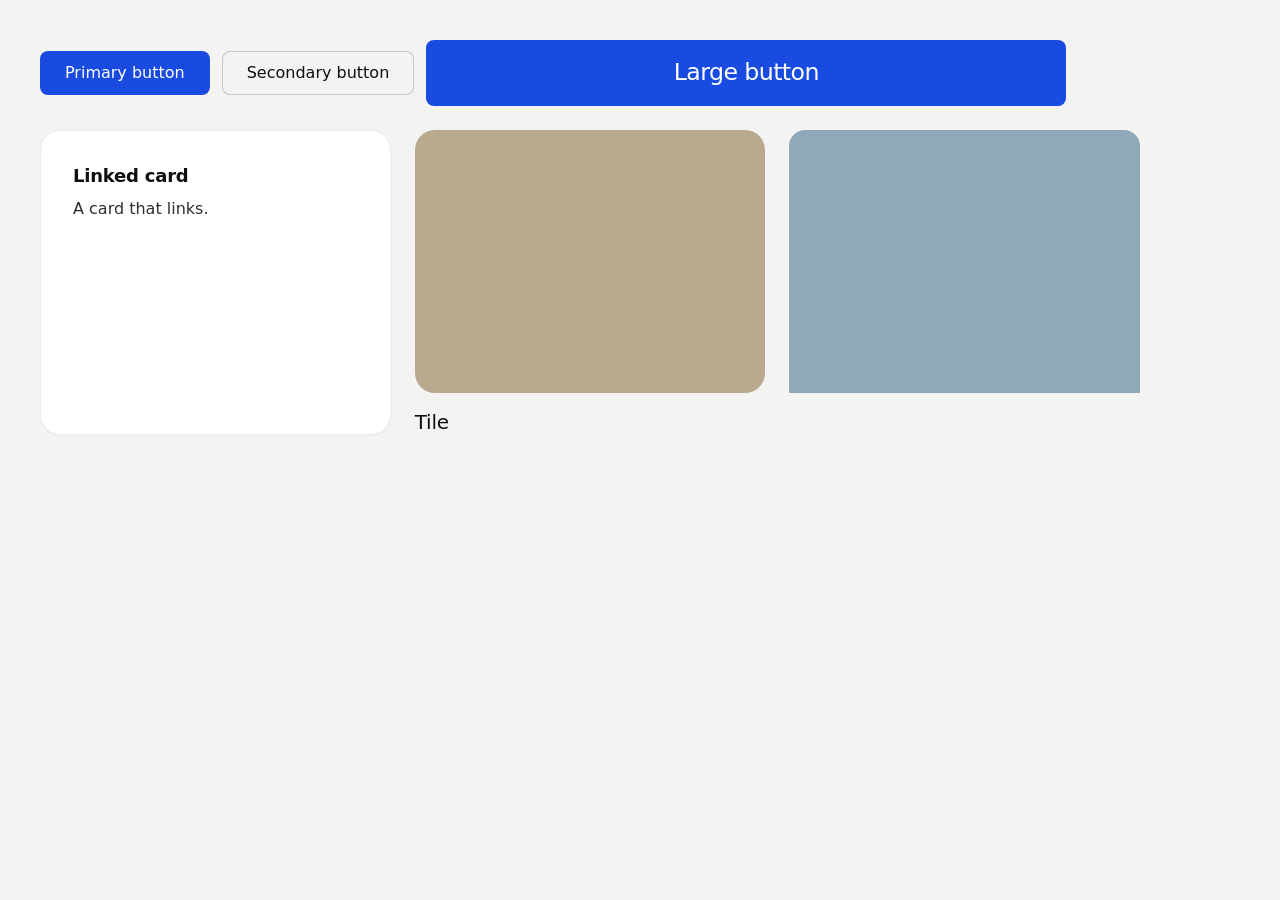
<file: assets/motion/_hover-test.html>
<!doctype html>
<html lang="en">
<head>
<meta charset="utf-8"><meta name="viewport" content="width=device-width, initial-scale=1">
<title>Hover test</title>
<link rel="stylesheet" href="../system.css">
<link rel="stylesheet" href="../ui/cards.css">
<link rel="stylesheet" href="motion.css">
<style>:root{--bg:#f3f3f1;--card:#fff;--ink:#0f0f0e;--muted:#686863;--accent:#e5531c}body{background:var(--bg);color:var(--ink);padding:40px}.row{display:grid;grid-template-columns:repeat(3,1fr);gap:24px;max-width:1100px}</style>
</head>
<body>
<main>
<div class="btn-row" style="margin-bottom:24px"><a class="btn btn--primary" href="#p">Primary button</a><a class="btn btn--secondary" href="#s">Secondary button</a><a class="btn btn--primary btn--xl" href="#x">Large button</a></div>
<div class="row">
  <a class="card" id="c1" href="#a"><h3>Linked card</h3><p>A card that links.</p></a>
  <a class="tile" id="t1" href="#b"><div class="tile__media"><img id="i1" alt="" src="data:image/svg+xml,%3Csvg xmlns='http://www.w3.org/2000/svg' width='400' height='300'%3E%3Crect width='400' height='300' fill='%23b9a98f'/%3E%3C/svg%3E"></div><div class="tile__head"><h3>Tile</h3></div></a>
  <div class="m-zoom" id="z1" style="border-radius:16px"><img id="i2" alt="" style="display:block;width:100%" src="data:image/svg+xml,%3Csvg xmlns='http://www.w3.org/2000/svg' width='400' height='300'%3E%3Crect width='400' height='300' fill='%238fa9b9'/%3E%3C/svg%3E"></div>
</div>
</main>
</body>
</html>
</file>
<file: assets/system.css>
/*
  taste-skill system.css - the one system for the page. Link it first, then assets/ui/cards.css (the
  feature card, its panel and the fragment placements), then set the palette (--p-*), the fonts and
  the radius set on :root in the page (node scripts/start.mjs prints that block).
  Do not add a second grid, spacing scale, type scale, radius scale, button or card style.
*/

/* ---------------------------------------------------------------- tokens */
:root {
  /* palette (hex only; fx.js reads --bg --surface --ink --muted --accent --accent-ink) */
  --p-bg: #ffffff;
  --p-surface: #f4f4f4;
  --p-ink: #111111;
  --p-muted: #6b6b6b;
  --p-accent: #1a4be0;
  --p-accent-ink: #ffffff;
  --p-action: #1a4be0;      /* buttons, links, focus: the accent, or the ink when the accent is too pale */
  --p-action-ink: #ffffff;
  --p-inv-bg: #111111;
  --p-inv-surface: #1c1c1c;
  --p-inv-ink: #f4f4f4;
  --p-inv-muted: #a3a3a3;
  --p-inv-accent: #ffffff;
  --p-inv-accent-ink: #111111;
  --p-inv-action: #ffffff;
  --p-inv-action-ink: #111111;
  /* the lit ground behind UI and in the closing band (references/cards.md), one per page, tech pages only
     (none on kind other, which is flat): <html data-ground="sand|sky|sage|painting">. system.js gives it to every ground
     that holds UI, on light and dark pages alike; --hue on one panel changes only its accent */
  --ground-bg: #d9ccb7; --ground-surface: #e9e0d2; --ground-ink: #2a2622; --ground-muted: #5a534a; --ground-accent: #a8794a;

  /* fonts */
  --font-display: system-ui, -apple-system, "Segoe UI", sans-serif;
  --font-text: system-ui, -apple-system, "Segoe UI", sans-serif;
  --font-mono: ui-monospace, "SFMono-Regular", Menlo, Consolas, monospace;
  --display-weight: 400;    /* headlines 400; 500 on a tech page (software, gaming, hardware) */
  --display-tracking: -0.025em;

  /* the page rhythm (references/layout-v4.md): one section per screen. The header is fixed and
     --nav tall; every section is padded --padt above and --padb (plus the phone action bar, --bar)
     below, and is exactly one or two screens tall (--h: 1 or 2; --hm on a phone). The hero's words
     start --hgap under the header and its content ends --hpadb above the fold. */
  --nav: 72px;
  --padt: 120px;
  --padb: 72px;
  --hgap: 48px;
  --hpadb: 64px;
  --bar: 0px;
  /* grid: one .wrap (alias .container) for the header, every section and the footer, the same
     --gut on both sides: 1280 wide at x 80-1360 at 1440, 342 at x 24-366 at 390 */
  --container: 1280px;
  --gut: 80px;
  --pad: var(--gut);
  --gutter: 24px;

  /* spacing: 4/8 scale */
  --s-1: 4px;  --s-2: 8px;  --s-3: 12px; --s-4: 16px; --s-5: 24px;
  --s-6: 32px; --s-7: 48px; --s-8: 64px; --s-9: 96px; --s-10: 128px;
  --section: 40px;      /* only a .section outside main (the kit's demo pages); every main > section and
                           footer.closing take --padt and --padb */
  --section-band: 56px; /* the same for an older footer outside footer.closing */
  --head-gap: 48px;     /* the one heading-to-content gap, 32 on a phone (layout.css reads it as --ly-head-gap) */
  --card-pad: 16px;     /* card padding (cards.css sets its own for cards with a panel) */
  --card-gap: 16px;     /* gap between cards */

  /* type scale (the only sizes on the page) */
  --t-label: 13px;
  --t-small: 14px;
  --t-body: 16px;
  --t-lead: 18px;
  --t-card: 18px;
  --t-h3: 24px;
  /* straight lines from the phone size at 390 to the desktop size at 1440 (system.md's table) */
  --t-h2: clamp(30px, 1.72vw + 23.3px, 48px);
  --t-h1: clamp(38px, 3.24vw + 25.4px, 72px);
  /* a big number stays a step under the h2 (VI-11): 38 at 1440, 28 at 390, so it never reads as a
     section heading; a stats row and a price set their own, smaller still */
  --t-stat: clamp(28px, .952vw + 24.29px, 38px);

  /* radius: one scale (soft by default; data-radius on <html> switches it) */
  --r-sm: 8px;  --r-md: 12px; --r-lg: 20px; --r-btn: 8px;

  /* controls (fixed here; a page never adds its own) */
  --btn-h: 44px;
  --btn-h-sm: 36px;
  --nav-h: var(--nav);  /* the older name, kept for the kit's files */
  --icon: 16px;         /* small icons: socials, menu chevrons, mono brand marks */

  /* motion: the one UI ease-out (motion.css --m-ease and ui/base.css --u-ease read it; references/motion.md) */
  --ease: cubic-bezier(.2, .8, .2, 1);
  --dur: 180ms;
}
html[data-radius="sharp"] { --r-sm: 4px; --r-md: 6px;  --r-lg: 8px;  --r-btn: 4px; }
html[data-radius="soft"]  { --r-sm: 8px; --r-md: 12px; --r-lg: 20px; --r-btn: 8px; }
html[data-radius="round"] { --r-sm: 10px; --r-md: 16px; --r-lg: 24px; --r-btn: 999px; }
/* the four lit grounds (references/cards.md); sand is the default above. painting goes with
   painterly-landscape (x.ai's daylight sky over olive hills) */
html[data-ground="sky"]      { --ground-bg: #c6d3df; --ground-surface: #d6e0e9; --ground-ink: #25303a; --ground-muted: #4d5964; --ground-accent: #3f6a92; }
html[data-ground="sage"]     { --ground-bg: #cdd6c6; --ground-surface: #dce3d6; --ground-ink: #262d24; --ground-muted: #535b51; --ground-accent: #6c8e63; }
html[data-ground="painting"] { --ground-bg: #79a8d6; --ground-surface: #a6c4e2; --ground-ink: #16212c; --ground-muted: #273949; --ground-accent: #9c9b3c; }
/* cards.css takes its card and panel radii from this scale */
html[data-radius] .card { --c-r: var(--r-lg); }
html[data-radius] .panel { --p-r: var(--r-md); }

/* a phone: the header 56, the sections padded 96 / 48, the hero's words 40 under the header and its
   content ending 24 above the fold, 24 at both sides, 12 between columns */
@media (max-width: 639px) {
  :root { --nav: 56px; --padt: 96px; --padb: 48px; --hgap: 40px; --hpadb: 24px; --gut: 24px; --gutter: 12px; --card-gap: 12px; --head-gap: 32px; }
}
@media (min-width: 640px) {
  :root { --gut: 48px; --section: 48px; --section-band: 72px; --card-pad: 24px; }
}
@media (min-width: 1024px) {
  :root { --gut: 80px; --section: 56px; --section-band: 96px; --card-gap: 24px;
          --t-lead: 20px; --t-card: 20px; --t-h3: 28px; }
  /* a place (and a local service): the 1200 column at x 120-1320 */
  html[data-type="place"] { --gut: 120px; --container: 1200px; }
}
/* a place (VI-06, ST-96, PH-23): its own smaller type (h1 48/53 and 32/37, h2 32/40 and 24/30, titles
   and the sub-line 20 and 18), the Recipe 3 hero's gap under its photograph (40, 24 on a phone),
   square photographs and cards and 2px buttons, whatever data-radius and data-buttons say */
:root[data-type="place"] {
  --hgap: 40px;
  --t-h1: clamp(32px, 1.524vw + 26.06px, 48px);
  --t-h2: clamp(24px, .762vw + 21px, 32px);
  --t-h3: clamp(20px, .381vw + 18.51px, 24px);
  --r-sm: 2px; --r-md: 0px; --r-lg: 0px; --r-btn: 2px;
}
:root[data-type="place"] :is(h1, .t-h1) { line-height: 1.104; }
:root[data-type="place"] :is(h2, .t-h2) { line-height: 1.25; }
@media (max-width: 639px) {
  :root[data-type="place"] { --hgap: 24px; }
  :root[data-type="place"] :is(h1, .t-h1) { line-height: 1.156; }
}

/* ---------------------------------------------------------------- grounds (at most three) */
:root, .ground-base {
  --bg: var(--p-bg); --surface: var(--p-surface); --ink: var(--p-ink); --muted: var(--p-muted);
  --accent: var(--p-accent); --accent-ink: var(--p-accent-ink); --card: var(--p-surface);
  --action: var(--p-action); --action-ink: var(--p-action-ink);
}
.ground-surface {
  --bg: var(--p-surface); --surface: var(--p-bg); --ink: var(--p-ink); --muted: var(--p-muted);
  --accent: var(--p-accent); --accent-ink: var(--p-accent-ink); --card: var(--p-bg);
  --action: var(--p-action); --action-ink: var(--p-action-ink);
}
.ground-inverse {
  --bg: var(--p-inv-bg); --surface: var(--p-inv-surface); --ink: var(--p-inv-ink); --muted: var(--p-inv-muted);
  --accent: var(--p-inv-accent); --accent-ink: var(--p-inv-accent-ink); --card: var(--p-inv-surface);
  --action: var(--p-inv-action); --action-ink: var(--p-inv-action-ink);
}
:root, .ground-base, .ground-surface, .ground-inverse {
  --line: color-mix(in oklab, var(--ink) 11%, transparent);
  --line-strong: color-mix(in oklab, var(--ink) 20%, transparent);
  /* effects (fx.js) and UI fragments (assets/ui) take the colours of the ground they sit on */
  --fx-bg: var(--bg); --fx-surface: var(--surface); --fx-ink: var(--ink); --fx-muted: var(--muted);
  --fx-accent: var(--accent); --fx-accent-ink: var(--accent-ink);
  --ui-font: var(--font-text); --ui-mono: var(--font-mono); --ui-radius: var(--r-md);
}
.ground-base, .ground-surface, .ground-inverse { background: var(--bg); color: var(--ink); }

/* ---------------------------------------------------------------- base */
*, *::before, *::after { box-sizing: border-box; }
/* an anchor lands on the section's top (the judge's frame): the fixed header covers --nav of its --padt */
html { -webkit-text-size-adjust: 100%; scroll-padding-top: 0; scroll-behavior: auto; margin: 0; }
body {
  margin: 0; background: var(--bg); color: var(--ink);
  font: 400 var(--t-body)/1.55 var(--font-text);
  -webkit-font-smoothing: antialiased; text-rendering: optimizeLegibility; overflow-x: clip;
}
img, svg, video, canvas { display: block; max-width: 100%; }
/* hidden means hidden, also on an img the line above makes a block (a menu tab's photograph, a peek photograph) */
[hidden] { display: none !important; }
img, video { height: auto; }
a { color: inherit; text-decoration: none; }
button { font: inherit; color: inherit; }
h1, h2, h3, h4, p, ul, ol, figure, blockquote { margin: 0; }
ul, ol { padding: 0; list-style: none; }
h1, h2, h3, h4 {
  font-family: var(--font-display); font-weight: var(--display-weight);
  letter-spacing: var(--display-tracking); text-wrap: balance; overflow-wrap: break-word;
  /* a long word (a German compound at 390) breaks at a syllable with a hyphen, in the language of <html lang>;
     only words of 10 letters or more, 4 at least on each side, so a short English heading never breaks */
  hyphens: auto; -webkit-hyphens: auto; hyphenate-limit-chars: 10 4 4;
}
h1, .t-h1 { font-size: var(--t-h1); line-height: 1.04; }
h2, .t-h2 { font-size: var(--t-h2); line-height: 1.1; }
h3, .t-h3 { font-size: var(--t-h3); line-height: 1.2; }
h4, .t-card { font-family: var(--font-text); font-weight: 500; font-size: var(--t-card); line-height: 1.3; letter-spacing: -0.01em; }
p { text-wrap: pretty; }
.t-lead  { font-size: var(--t-lead); line-height: 1.5; }
.t-body  { font-size: var(--t-body); line-height: 1.55; }
.t-small { font-size: var(--t-small); line-height: 1.5; }
.t-label { font-size: var(--t-label); font-weight: 500; line-height: 1.4; letter-spacing: 0.01em; }
.t-stat  { font-family: var(--font-display); font-weight: var(--display-weight); font-size: var(--t-stat);
           line-height: 1; letter-spacing: var(--display-tracking); font-variant-numeric: tabular-nums; }
.muted { color: var(--muted); }
.mono  { font-family: var(--font-mono); }
.measure { max-width: 62ch; }
:focus-visible { outline: 2px solid var(--action); outline-offset: 2px; border-radius: 2px; }
::selection { background: color-mix(in oklab, var(--accent) 30%, transparent); }

/* ---------------------------------------------------------------- grid */
.wrap, .container { width: min(100% - 2 * var(--gut), var(--container)); margin-inline: auto; padding-inline: 0; }
.grid { display: grid; grid-template-columns: repeat(12, minmax(0, 1fr)); column-gap: var(--gutter); row-gap: var(--card-gap); }
.grid > * { min-width: 0; grid-column: 1 / -1; }
.section { padding-block: var(--section); }

/* ---------------------------------------------------------------- one section per screen
   The page is a stack of screens. Framed at scrollY = k x the screen height, a shot shows exactly one
   section: the hero alone on the first screen, every other section (and footer.closing, the close and
   the footer in one) exactly one or two screens tall, its h2 first, --padt under its top. Heights
   and padding do it: no pinning, snapping or script.
     <section class="section" id=".." style="--h: 2">     (2 screens; --hm sets a phone's count alone)
       <div class="wrap"> the h2 first, then the content </div>     (the one in-flow child)
     </section>
   A layer (a full-bleed photograph or ground behind the words) is an <img class="layer" aria-hidden="true">
   beside the .wrap. Content must fit: one screen holds 708px of content at 1440x900 (900 - 120 - 72),
   two hold 1,608 (the second screen's part starts --padt under its top with .g2). From 640 to 1279 a
   section keeps at least its screens and grows past them rather than overlap the next. */
main > :is(section, .section), footer.closing {
  position: relative; box-sizing: border-box;
  height: calc(var(--h, 1) * 100vh); height: calc(var(--h, 1) * 100svh);
  padding: var(--padt) 0 calc(var(--padb) + var(--bar));
}
main > :is(section, .section) > :is(.wrap, .container), footer.closing > .wrap { position: relative; z-index: 1; height: 100%; }
main > :is(section, .section) > :is(.wrap, .container):not(.grid) { display: flex; flex-direction: column; }
/* a .wrap that is the section's grid too (class="wrap grid"): its rows start at the top */
main > :is(section, .section) > :is(.wrap, .container).grid { align-content: start; }
/* .fill: the block that takes what the screen leaves under the heading (a photograph, a frame) */
main > :is(section, .section) > .wrap > .fill { flex: 1 1 0; min-height: 0; }
/* two screens as two groups: row 1 the h2 and the first group, row 2 the rest (no second h2), starting
   --padt under the second screen's top, so the second shot looks like any other section */
main > :is(section, .section).g2, footer.closing.g2 { --h: 2; }
main > :is(section, .section).g2 > :is(.wrap, .container), footer.closing.g2 > .wrap { display: grid; grid-template-rows: minmax(0, 1fr) minmax(0, 1fr); row-gap: calc(var(--padt) + var(--padb) + var(--bar)); }
main > :is(section, .section).g2 > :is(.wrap, .container) > *, footer.closing.g2 > .wrap > * { min-height: 0; align-self: start; }
main > :is(section, .section).g2 > :is(.wrap, .container) > :is(.group, .fill) { align-self: stretch; }
/* a group: one screen's part of a .g2 section (its h2 and first rows, or the rest) */
.group { display: flex; flex-direction: column; min-height: 0; }
/* each screen's card row runs down to that screen's foot (the cards stretch, their panels grow), so
   the second screen of a .g2 is never a short row over an empty ground; both rows end on the same line */
@media (min-width: 1024px) {
  main > :is(section, .section).g2 > .wrap > .grid:last-child,
  main > :is(section, .section).g2 > .wrap > .group > .grid:last-child { align-self: stretch; flex: 1 1 auto; min-height: 0; }
}
.group > .fill { flex: 1 1 0; min-height: 0; }
@media (min-width: 640px) and (max-width: 1279px) {
  main > :is(section, .section):not(.hero, .section--hero), footer.closing {
    height: auto; min-height: calc(var(--h, 1) * 100vh); min-height: calc(var(--h, 1) * 100svh);
  }
  /* the section is a column and its .wrap takes all of it, so a .fill (a photograph, a frame) still
     grows to the section's foot (a min-height percentage would not resolve, leaving it at its least) */
  /* :where() keeps it at no weight, so a page's own phone- or tablet-only hiding (section.desk-only { display: none }) wins */
  :where(main > :is(section, .section):not(.hero, .section--hero), footer.closing) { display: flex; flex-direction: column; }
  main > :is(section, .section):not(.hero, .section--hero) > :is(.wrap, .container), footer.closing > .wrap { flex: 1 0 auto; height: auto; min-height: 0; }
}
/* a phone: lvh (the screen with its bars hidden) for every section but the hero; --hm when stacking
   makes the content taller than the desktop count */
@media (max-width: 639px) {
  /* at least its screens, never less: content a screen cannot hold makes the section taller (the rhythm
     check then asks for --hm: 2 or less content); a fixed height would lay its last rows over the next
     section, the fault the phone shots showed most (a list under the closing heading and its button) */
  main > :is(section, .section):not(.hero, .section--hero), footer.closing {
    height: auto; min-height: calc(var(--hm, var(--h, 1)) * 100vh); min-height: calc(var(--hm, var(--h, 1)) * 100lvh);
  }
  /* one grid row at least the screens tall that grows with the .wrap's content: the .wrap is stretched to
     it, so its .fill and its two groups still share a definite height */
  /* (at no weight, as on the tablet: a page's own section.desk-only { display: none } still hides it) */
  :where(main > :is(section, .section):not(.hero, .section--hero):has(> :is(.wrap, .container)), footer.closing) {
    display: grid; grid-template-columns: minmax(0, 1fr); grid-template-rows: 1fr; grid-auto-rows: auto;
  }
  main > :is(section, .section):not(.hero, .section--hero) > :is(.wrap, .container), footer.closing > .wrap { height: auto; }
  main > :is(section, .section).g2m, footer.closing.g2m { --hm: 2; }
  main > :is(section, .section).g2m > :is(.wrap, .container), footer.closing.g2m > .wrap { display: grid; grid-template-rows: minmax(0, 1fr) minmax(0, 1fr); row-gap: calc(var(--padt) + var(--padb) + var(--bar)); }
  /* stacked in one, the two groups keep the open cards' 32px, so the first group's last panel never meets
     the next card's title */
  main > :is(section, .section).g2:not(.g2m) > :is(.wrap, .container) { display: flex; row-gap: var(--s-6); }
  /* what the two screens leave goes around the second group, so it opens below the header, not on the fold */
  main > :is(section, .section).g2:not(.g2m) > :is(.wrap, .container) > :last-child { margin-block: auto; }
  main > :is(section, .section).g2:not(.g2m) > :is(.wrap, .container) > * { align-self: stretch; }
}
/* a layer: the photograph or ground of a whole section, under its words, edge to edge */
main > :is(section, .section) > :is(img, video, canvas, picture).layer,
footer.closing > :is(img, video, canvas, picture).layer {
  position: absolute; inset: 0; z-index: 0; width: 100%; height: 100%; max-width: none; object-fit: cover; object-position: var(--pos, 50% 50%);
}
main > :is(section, .section) > picture.layer > img { width: 100%; height: 100%; object-fit: cover; }

/* the hero: exactly the first screen, the fixed header over its top. Its words start --hgap under the
   header (--photo adds a full-bleed photograph's height above them on a place); its content ends
   --hpadb above the fold, and nothing of the next section shows, at 1440, 1024, 820 and 390.
     <section class="hero hero--<type>"><div class="wrap"><div class="hero-text"> .. </div>[one strip]</div></section>
   .hero-text holds the whole composition (the words, and the picture or window beside or under them);
   one docked strip (logos, three facts) may follow it, at most 96px, desktop only. */
main > :is(.hero, .section--hero) {
  height: 100vh; height: 100svh; min-height: 0;
  padding: calc(var(--nav) + var(--photo, 0px) + var(--hgap)) 0 calc(var(--hpadb) + var(--bar));
}
:is(.hero, .section--hero) > .wrap { height: 100%; display: grid; grid-template-rows: minmax(0, 1fr) auto; row-gap: var(--s-7); }
:is(.hero, .section--hero) > .wrap > .hero-text { min-height: 0; }
/* a phone: the hero is at least the first screen and grows when a short phone (320x640) cannot hold its
   words, buttons and picture, so nothing of it lies over the next section or under the header */
@media (max-width: 639px) {
  main > :is(.hero, .section--hero) { height: auto; min-height: 100vh; min-height: 100svh; }
  main > :is(.hero, .section--hero):has(> :is(.wrap, .container)) { display: grid; grid-template-columns: minmax(0, 1fr); grid-template-rows: 1fr; grid-auto-rows: auto; }
  main > :is(.hero, .section--hero) > :is(.wrap, .container) { height: auto; }
}
:is(.hero, .section--hero) > .wrap > .hero-strip { grid-row: 2; max-height: 96px; }
@media (max-width: 639px) { :is(.hero, .section--hero) > .wrap > .hero-strip { display: none; } }
.section--hero .section-head { max-width: 860px; }
/* the starter's own hero (hero-split): the words on span-5 top-aligned, the picture on span-6 start-7
   as tall as the hero's content box (at most 716 at 1440x900); a phone stacks words, then the picture
   in what is left */
.hero-text.hero-split { height: 100%; align-items: stretch; }
.hero-split > .hero-copy { align-self: start; }
.hero-split > .hero-visual { position: relative; min-height: 0; height: 100%; }
@media (max-width: 1023px) {
  .hero-text.hero-split { display: flex; flex-direction: column; gap: var(--s-6); }
  .hero-split > .hero-visual { flex: 1 1 0; min-height: 200px; height: auto; }
}
.hero-copy > * + * { margin-top: var(--s-5); }
/* the h1 first in the words' column: its capitals start on the picture's top line, not the line box's
   (the leading above the capitals would put the words about 12px under the photograph's top) */
.hero-copy > h1:first-child { text-box: trim-start cap alphabetic; }
.hero-copy > .btn-row { margin-top: var(--s-6); }
/* three short facts at the foot of the words' column, on the picture's bottom line (no dead space
   under the buttons): <dl class="hero-facts"><div><dt>..</dt><dd>..</dd></div> x3</dl> */
@media (min-width: 1024px) {
  .hero-split > .hero-copy { height: 100%; display: flex; flex-direction: column; }
  .hero-split > .hero-copy > .hero-facts { margin-top: auto; }
}
.hero-facts { display: grid; grid-template-columns: repeat(3, minmax(0, 1fr)); gap: var(--s-5) var(--gutter); margin: 0; }
.hero-facts > div { display: grid; gap: var(--s-1); align-content: start; }
.hero-facts dt { font-size: var(--t-small); color: var(--muted); }
.hero-facts dd { margin: 0; font-weight: 500; }
@media (max-width: 1023px) { .hero-facts { display: none; } }
/* a notice line above the h1 (changed hours, a delivery cut-off): one line with a number, static,
   starting on the left line like the h1 under it */
.hero-notice { font-size: var(--t-small); font-weight: 500; color: var(--ink); }
.hero-notice b, .hero-notice strong { font-weight: 500; color: var(--accent); }
.hero-copy > .hero-notice + h1 { margin-top: var(--s-5); }

/* a phone: open tiles from a row of three or four (rooms, goods, beans) go two-up, an odd last one
   across the row, so a row of three fits one 844px screen (stacked one under another they need two) */
@media (max-width: 639px) {
  .grid > .tile:is(.span-3, .span-4) { grid-column: auto / span 6; }
  .grid > .tile:is(.span-3, .span-4):nth-child(odd of .tile):nth-last-child(1 of .tile) { grid-column: 1 / -1; }
  .grid > .tile:is(.span-3, .span-4) .tile__head { flex-wrap: wrap; gap: 0 var(--s-2); }
}
/* a phone: open cards (words on the ground, the panel under them) stacked one under another keep 32px
   between a panel's foot and the next card's title, so a title never reads as the panel's caption */
@media (max-width: 639px) { .grid:has(> .card--open) { row-gap: var(--s-6); } }
/* a phone stacks a two-screen section's four open tiles into its two screens: their panels take 180px (a wide
   crop), so the h2 and the first two tiles of two lines each end on the first screen and the four inside both,
   not a third of a screen past. A page that sets its group's own --p-h (#features .panel) sets its phone value
   too, as the starter does */
@media (max-width: 639px) { main > :is(section, .section).g2 .card--open > .panel { --p-h: 180px; } }
/* spans: desktop >= 1024. Tablet 640-1023: text cards on span-3 and span-6 go two-up; cards with a
   panel (a visual needs the width; the one exception is a span-6 pair, below)
   and everything else (split text and visuals, span-4 cards, span-5/7/8 blocks) take the full row, so a split stacks and no row is left half empty. Phone < 640: one column. */
@media (min-width: 640px) and (max-width: 1023px) {
  .grid > .card.span-3:not(:has(> .panel)), .grid > .card.span-6:not(:has(> .panel)) { grid-column: auto / span 6; }
  /* the one exception with a panel: a 2x2 (or a pair) of span-6 cards stays two-up from 720px (a panel
     of about 310px and more, wide enough for a kit fragment), so four cards take one or two screens
     at 768-820 instead of a card per row (four stacked panels run past two screens). Split cards and
     every other span keep the full row. Under 720 a card per row. */
  @media (min-width: 720px) {
    .grid > .card.span-6:has(> .panel):not(.card--split) { grid-column: auto / span 6; }
    .grid > .card.span-6:has(> .panel):not(.card--split):nth-child(odd of .card.span-6):nth-last-child(1 of .card.span-6) { grid-column: 1 / -1; }
  }
  /* open tiles (rooms, models, people, a photo pair) go two-up; an odd last one takes the row */
  .grid > .tile:is(.span-3, .span-4, .span-6) { grid-column: auto / span 6; }
  .grid > .tile:is(.span-3, .span-4, .span-6):nth-child(odd of .tile):nth-last-child(1 of .tile) { grid-column: 1 / -1; }
}
@media (min-width: 1024px) {
  .span-2  { grid-column: auto / span 2; }
  .span-3  { grid-column: auto / span 3; }
  .span-4  { grid-column: auto / span 4; }
  .span-5  { grid-column: auto / span 5; }
  .span-6  { grid-column: auto / span 6; }
  .span-7  { grid-column: auto / span 7; }
  .span-8  { grid-column: auto / span 8; }
  .span-9  { grid-column: auto / span 9; }
  .span-10 { grid-column: auto / span 10; }
  .span-12 { grid-column: auto / span 12; }
  .start-1 { grid-column-start: 1; } .start-2 { grid-column-start: 2; } .start-3 { grid-column-start: 3; }
  .start-5 { grid-column-start: 5; } .start-6 { grid-column-start: 6; } .start-7 { grid-column-start: 7; }
  .start-4 { grid-column-start: 4; } .start-8 { grid-column-start: 8; } .start-9 { grid-column-start: 9; }
  .start-10 { grid-column-start: 10; }
  /* a split is top-aligned: the words' first line and the picture's top on one line (never centred
     against each other, never mirrored: text left, the visual right, on every split of the page) */
  .grid--middle, .grid--top { align-items: start; }
}
/* card rows: every card in a row the same height (a plain .grid stretches them) */
.grid:is(.grid--middle, .grid--top) > .card { align-self: stretch; }
/* 1024-1279: a span-4 card's panel would be about 220px wide, too narrow for real UI. Cards with a
   panel on span-4 go two-up, a span-8 one takes the row, and an odd last one takes the row too
   (steps, proof row: two, then one wide; bento: the wide card, then the four small ones two by two) */
@media (min-width: 1024px) and (max-width: 1279px) {
  .grid > .card.span-4:has(> .panel) { grid-column: auto / span 6; }
  .grid > .card.span-8:has(> .panel),
  .grid > .card.span-4:has(> .panel):nth-child(odd of .card.span-4):nth-last-child(1 of .card.span-4) { grid-column: 1 / -1; }
}

/* ---------------------------------------------------------------- section heading */
.section-head { max-width: 760px; margin-bottom: var(--head-gap); display: grid; gap: var(--s-4); }
/* every heading starts on the left line (a centred head among left ones reads as a mistake): the
   old centred head is left-aligned too */
.section-head--center { text-align: left; justify-items: start; }
/* a head row: the h2 (and its line) left, one link or the section's button at the right line */
.section-head--split { max-width: none; display: flex; align-items: end; justify-content: space-between; gap: var(--s-5); flex-wrap: wrap; }
.section-head--split > div { display: grid; gap: var(--s-4); max-width: 760px; }
.section-head p { color: var(--ink); font-size: var(--t-lead); line-height: 1.5; max-width: 60ch; }
.section-head--row { max-width: none; display: flex; align-items: end; justify-content: space-between; gap: var(--s-5); flex-wrap: wrap; }
.section-head--row > div { display: grid; gap: var(--s-4); max-width: 760px; }
/* the hero row (hero-product, hero-cycle): the h1 and its line left, the buttons right, across 1280 */
.section--hero .section-head--row { max-width: none; }

/* ---------------------------------------------------------------- buttons (one pair, a dealt look)
   One pair a page, .btn--primary and .btn--secondary, in the look dealt with the page (sections.md)
   and set once on <html data-buttons>; the markup never changes:
     solid  filled primary, outlined secondary, the radius scale (Figma; the default)
     pill   pills, a chevron after the primary's label, a tinted secondary (x.ai)
     tonal  the radius scale, a tinted secondary with no outline (Linear, Vercel)
     arrow  an arrow after the primary's label; the secondary is a text link with an arrow (Stripe)
     block  near-square corners, 48px tall; the secondary is an underlined text link (shops, hotels) */
.btn {
  display: inline-flex; align-items: center; justify-content: center; gap: var(--s-2);
  height: var(--btn-h); padding: 0 var(--s-5); border-radius: var(--r-btn); border: 1px solid transparent;
  font: 500 var(--t-body)/1 var(--font-text); letter-spacing: 0; white-space: nowrap; cursor: pointer;
  transition: background-color var(--dur) var(--ease), color var(--dur) var(--ease), border-color var(--dur) var(--ease), text-decoration-color var(--dur) var(--ease);
}
.btn--primary { background: var(--action); color: var(--action-ink); }
.btn--primary:hover { background: color-mix(in oklab, var(--action) 86%, var(--ink)); }
/* an inverted primary (the action is the ground's ink: a brand band, a lit ground): its hover steps toward the ground, as the filled one steps toward the ink */
.ground-brand .btn--primary:hover { background: color-mix(in oklab, var(--action) 88%, var(--bg)); }
/* the ground's own colour with a clear border: never grey on grey, readable on an effect too */
.btn--secondary { background: var(--bg); color: var(--ink); border-color: var(--line-strong); }
.btn--secondary:hover { background: color-mix(in oklab, var(--bg) 94%, var(--ink)); border-color: color-mix(in oklab, var(--ink) 35%, transparent); }
.btn--sm { height: var(--btn-h-sm); padding: 0 var(--s-4); font-size: var(--t-small); }
html[data-buttons="pill"] { --r-btn: 999px; }
html[data-buttons="block"] { --r-btn: 2px; --btn-h: 48px; }
html:is([data-buttons="pill"], [data-buttons="tonal"]) .btn--secondary { background: color-mix(in oklab, var(--ink) 8%, var(--bg)); border-color: transparent; }
html:is([data-buttons="pill"], [data-buttons="tonal"]) .btn--secondary:hover { background: color-mix(in oklab, var(--ink) 14%, var(--bg)); border-color: transparent; }
/* arrow and block: the secondary is a text link at the button's height (no box: one button look) */
html:is([data-buttons="arrow"], [data-buttons="block"]) .btn--secondary {
  background: none; border-color: transparent; padding-inline: var(--s-2);
  text-decoration: underline; text-underline-offset: 4px; text-decoration-color: var(--line-strong);   /* the .link look */
}
html:is([data-buttons="arrow"], [data-buttons="block"]) .btn--secondary:hover { background: none; border-color: transparent; text-decoration-color: currentColor; }
/* the glyph after a label: a chevron (pill) or an arrow (arrow), drawn so every font shows the same */
html[data-buttons="pill"] .btn--primary::after,
html[data-buttons="arrow"] :is(.btn--primary, .btn--secondary)::after {
  content: ""; flex: none; width: 12px; height: 12px; margin-right: -2px; background: currentColor;
  -webkit-mask: var(--btn-glyph) center / contain no-repeat; mask: var(--btn-glyph) center / contain no-repeat;
  transition: transform var(--dur) var(--ease);
}
html[data-buttons="pill"] { --btn-glyph: url("data:image/svg+xml,%3Csvg xmlns='http://www.w3.org/2000/svg' viewBox='0 0 12 12'%3E%3Cpath d='M4.5 2.5 8 6l-3.5 3.5' fill='none' stroke='black' stroke-width='1.6' stroke-linecap='round' stroke-linejoin='round'/%3E%3C/svg%3E"); }
html[data-buttons="arrow"] { --btn-glyph: url("data:image/svg+xml,%3Csvg xmlns='http://www.w3.org/2000/svg' viewBox='0 0 12 12'%3E%3Cpath d='M1.5 6h8.5M6.5 2.5 10 6l-3.5 3.5' fill='none' stroke='black' stroke-width='1.5' stroke-linecap='round' stroke-linejoin='round'/%3E%3C/svg%3E"); }
@media (hover: hover) and (pointer: fine) { html:is([data-buttons="pill"], [data-buttons="arrow"]) .btn:hover::after { transform: translateX(3px); } }
.btn:active { transform: translateY(1px) scale(.985); }
.btn--arrow::after { content: "\2192"; transition: transform var(--dur) var(--ease); }
@media (hover: hover) and (pointer: fine) { .btn--arrow:hover::after { transform: translateX(3px); } }
/* the drawn arrow (assets/motion: its stem grows and its head moves 3px on hover), the last child of
   a primary button, a pill or a link: <svg class="m-arrow" viewBox="0 0 12 12" aria-hidden="true">
   <path class="m-arrow__stem" d="M1 6h8"/><path class="m-arrow__head" d="M4.5 2.5 8 6l-3.5 3.5"/></svg>.
   It replaces the dealt glyph, so a button never shows two */
.m-arrow { flex: none; width: 12px; height: 12px; margin-right: -2px; overflow: visible;
           fill: none; stroke: currentColor; stroke-width: 1.6; stroke-linecap: round; stroke-linejoin: round; }
.btn--xl .m-arrow { width: 0.62em; height: 0.62em; stroke-width: 1.4; }
:is(.btn, .link, .pill):has(> .m-arrow)::after { content: none; display: none; }
.btn-row { display: flex; flex-wrap: wrap; gap: var(--s-3); align-items: center; }
.section-head--center .btn-row { justify-content: center; }
/* on the phone every button row stacks full width */
@media (max-width: 639px) {
  .btn-row { flex-direction: column; align-items: stretch; width: 100%; justify-self: stretch; }
  /* full width, the second action is a text link at the button's height under the filled one (an
     outline across the whole screen reads as a rule, a pale fill as a switched-off button) */
  .btn-row > .btn--secondary { background: none; border-color: transparent; text-decoration: underline; text-underline-offset: 4px; text-decoration-color: var(--line-strong); }
  .section-head--split > .btn { width: 100%; }
}
.link { display: inline-flex; align-items: center; gap: var(--s-2); font-weight: 500; color: var(--ink);
        text-decoration: underline; text-decoration-color: var(--line-strong); text-underline-offset: 4px;
        transition: text-decoration-color var(--dur) var(--ease); }
.link:hover { text-decoration-color: currentColor; }
.link::after { content: "\2192"; display: inline-block; text-decoration: none; transition: transform var(--dur) var(--ease); }
@media (hover: hover) and (pointer: fine) { .link:hover::after { transform: translateX(3px); } }
.pill { display: inline-flex; align-items: center; gap: var(--s-2); height: 32px; padding: 0 var(--s-3);
        border-radius: 999px; border: 1px solid var(--line); background: var(--card);
        font-size: var(--t-label); color: var(--ink); }
.pill .muted { color: var(--muted); }

/* ---------------------------------------------------------------- card (one style) */
.card {
  display: flex; flex-direction: column; gap: var(--s-2); min-width: 0;
  background: var(--card); border: 1px solid var(--line); border-radius: var(--r-lg); padding: var(--card-pad);
}
/* small titles in the text face: a display face at 20px (a condensed or hairline serif) reads smaller than the body */
.card > h3, .card > h4, .card--plan h3 { font-family: var(--font-text); font-weight: 500; font-size: var(--t-card); line-height: 1.3; letter-spacing: -0.01em; }
/* the type floor (system.md): text people read is 16px or more in ink; cards.css sets it for its
   card text, this for a plain card's lines */
.card > p { color: var(--ink); font-size: var(--t-body); max-width: 52ch; }
/* at most two boxes one inside the other (sections.md): a card whose panel holds UI drops its own
   box, so its title and lines sit on the page ground over the panel (Figma's tiles), or runs the
   panel flush to its sides and bottom (cards.css .panel--flush) */
.card.card--open { --c-pad: 0px; background: none; border: 0; box-shadow: none; padding: 0; overflow: visible; }
.card.card--open > .panel { margin: var(--s-5) 0 0; border-radius: var(--r-lg); }
.card.card--open > .panel--top { margin: 0 0 var(--s-5); }
.card--plan.is-featured { border-color: var(--action); box-shadow: inset 0 0 0 1px var(--action); }
/* cards.css (linked after this file) sets .card { gap: 0 } for feature cards; a plan keeps its 16px rows */
.card.card--plan { gap: var(--s-4); }

/* ---------------------------------------------------------------- visuals: panels and frames
   A card's .panel (the inset visual), .stage and the placements (.at-corner, .at-rise, .at-over,
   .at-right, .at-center, .stage--fade-*) come from assets/ui/cards.css (references/cards.md).
   This file adds the frames (hero, split, square, closing band) and lets a .stage work inside them.
   The grounds' colours: system.js lights every ground that holds UI (see there). */
:not(.card) > .panel { border-radius: var(--p-r, var(--r-md)); }   /* a panel on its own: four round corners */
.menu-card .panel { --p-h: 160px; }
.frame {
  position: relative; isolation: isolate; overflow: clip; display: flex; align-items: center; justify-content: center;
  background: var(--surface); border-radius: var(--r-lg); border: 1px solid var(--line);
  padding: clamp(var(--s-4), 4vw, var(--s-7));
}
/* a zero-width spacer keeps --ratio (height / width) as the frame's minimum height */
.frame::before { content: ""; flex: none; width: 0; padding-top: var(--ratio, 0px); }
/* an object or scene (assets/objects) and a photograph (.frame__img) fill the frame themselves */
.frame > :not(canvas, .stage, .loop-pause, .frame__fx, .frame__img, [data-print], [data-scene], .print3d) { position: relative; max-width: 100%; min-width: 0; }
/* a photograph is a plain rectangle in its frame: no border, no print, no filter */
.frame--photo { padding: 0; border: 0; }
/* .frame--fill: as tall as its row (a split's picture beside the words, down to the section's foot);
   stacked on a tablet or a phone it takes what the screen leaves, at least 200px */
.frame--fill { height: 100%; }
@media (max-width: 1023px) {
  .grid.fill:has(> .frame--fill) { display: flex; flex-direction: column; gap: var(--s-6); }
  .grid.fill > .frame--fill { flex: 1 1 0; height: auto; min-height: 200px; }
}
/* a split's words as a column: the last block (stats, a link) on the picture's bottom line */
.split-col { display: flex; flex-direction: column; gap: var(--s-5); }
@media (min-width: 1024px) { .split-col { height: 100%; } .split-col > .split-col__end { margin-top: auto; } }
:is(.frame, .panel) > .frame__img { position: absolute; inset: 0; z-index: 0; width: 100%; height: 100%; max-width: none; object-fit: cover; }
.frame--portrait { --ratio: 125%; }
/* the product stage (hero-product): wide, the product whole on it; a phone gets a tall stage */
.frame--stage { --ratio: 50%; }
@media (max-width: 639px) { .frame--stage, .frame--portrait { --ratio: 120%; } }
.frame--hero { padding: clamp(24px, 5vw, 64px); }
.frame--split { --ratio: 80%; }
.frame--square { --ratio: 100%; }
/* the closing band: the hero's echo, lit with the page's ground (sand, sky, sage or painting) on light
   and dark pages alike, so its text and buttons take that ground's ink. Its effect sits on a layer of
   its own, <div class="frame__fx" data-fx="..">, held still and calm where the text sits (system.js) */
.frame--cta { min-height: 420px; }
/* .frame--lit: the same for an object's frame that holds a few words in its clear half (the
   product statement's facts in a .frame__text, lower left; the object stands right of centre) */
.frame--cta, .frame--lit {
  border-color: transparent; background: var(--ground-bg); color: var(--ground-ink);
  --bg: var(--ground-surface); --surface: var(--ground-surface); --ink: var(--ground-ink); --muted: var(--ground-muted);
  --action: var(--ground-ink); --action-ink: var(--ground-surface);
  --line: color-mix(in oklab, var(--ground-ink) 12%, transparent); --line-strong: color-mix(in oklab, var(--ground-ink) 24%, transparent);
}
.frame > .frame__fx { position: absolute; inset: 0; z-index: 0; }
/* on a light page the buttons on a lit ground keep the page's own action colour: one action, one look
   (a dark page keeps the lit ground's ink, which reads on the bright ground) */
html:not([data-tone="dark"]) :is(.frame--cta, .frame--lit, .footer--statement) { --action: var(--p-action); --action-ink: var(--p-action-ink); }
/* a card on a photograph (a booking form over the room): the card holds the page's colours */
.frame--photo:has(> .card) { padding: clamp(var(--s-5), 5vw, var(--s-8)) clamp(var(--s-4), 4vw, var(--s-7)); }
.frame--photo > .card { position: relative; z-index: 1; width: min(100%, 480px); }   /* flat: no shadow at rest (ST-97) */
.frame--cta > .frame__fx { opacity: .85; }
.frame--lit > .frame__text { z-index: 2; align-self: flex-end; margin-right: auto; width: min(100%, 360px); display: grid; gap: var(--s-5); }
/* 2:1 on a desktop; a phone gets 2:3, the words at the top and the object smaller and low under
   them (its hero preset), so the facts never touch the object */
.frame--lit { --ratio: 50%; }
@media (max-width: 639px) { .frame--lit { --ratio: 150%; } .frame--lit > .frame__text { align-self: flex-start; } }
@media (max-width: 639px) { .frame--split { --ratio: 100%; } }
/* A hero, wide or split frame (x.ai's hero window): --w on the rising fragment's slot (its true width)
   centres it while it fits; anchored 24px in and cut by the right edge once the frame is narrower.
   --pair on the .stage (the main fragment's width plus the part of the second that sticks out)
   centres the pair; below 1024 the main one alone. In a card's panel cards.css places it (.at-corner,
   .at-rise, .at-right; a centred .at-rise.fit narrows with the panel), as its recipe says. */
.frame > .stage > .at-rise { --ax: max(24px, calc(50% - var(--w, 64%) / 2)); }
.frame--hero > .stage > .at-rise { --ax: max(24px, calc(50% - var(--pair, var(--w, 64%)) / 2)); }
.frame--hero > .stage > .at-over { --bx: max(24px, calc(50% - var(--pair, 800px) / 2)); }
@media (max-width: 1023px) { .frame--hero > .stage > .at-rise { --ax: max(24px, calc(50% - var(--w, 64%) / 2)); } }
/* a frame holding a cards.css .stage: the stage fills it and places the fragments (references/cards.md);
   the hero and wide frames are 16:7 and square on a phone; below 1024 only the main fragment shows */
.frame:has(> .stage) { padding: 0; }
.frame--hero:has(> .stage) { aspect-ratio: 16 / 7; }
@media (max-width: 1023px) {
  .frame--hero:has(> .stage) { aspect-ratio: 3 / 2; }   /* a tablet: room for the main fragment's rows */
}
/* a tablet held upright (820x1180): a taller frame, so the hero fills the screen without a gap */
@media (min-width: 640px) and (max-width: 1023px) and (orientation: portrait) {
  .frame--hero:has(> .stage) { aspect-ratio: 4 / 3; }
}
@media (max-width: 1023px) {
  .frame--hero > .stage > :is(.at-over, .at-over-l) { display: none; }
}
/* a split frame is about 440-560px wide from 1024 to 1279: the main piece alone there */
@media (min-width: 1024px) and (max-width: 1279px) {
  .frame--split > .stage > :is(.at-over, .at-over-l) { display: none; }
}
@media (max-width: 639px) {
  .frame--hero:has(> .stage) { aspect-ratio: 1; }
  .frame > .stage > :is(.at-over, .at-over-l) { display: none; }
  /* phone: cards.css sets a fragment 16px in on both sides, and system.js holds every loop on its
     finished picture, so no pause button lands on the UI */
}
/* a small object on a focal tile (.at-center): its true width (--w, 288px for the slider), narrowed
   on a small panel so 24px of ground always shows on both sides (a span-4 panel is 304px at 1280) */
.stage > .at-center { width: calc(100% - 48px); max-width: var(--w, 288px); }
.stage > .at-center > :is([data-ui], .ui) { width: 100%; max-width: none; }
/* .to-edge stretches a fragment's surface past the bottom (cards.css); doc's surface is its page */
.stage > .to-edge > .ui-doc > .ui-doc__page { min-height: 100%; }
/* .hero-stage: whole fragments side by side in a frame, never overlapping or cut (a row of app
   screens); the first is the main one, and the ones that no longer fit drop out from the end */
.hero-stage { container: hero-stage / inline-size; width: 100%; }
.hero-stage__row { display: flex; align-items: center; justify-content: center; gap: var(--s-5); }
.hero-stage__row > * { flex: none; max-width: 100%; }
@container hero-stage (max-width: 1060px) { .hero-stage__row > :nth-child(n + 3) { display: none; } }
@container hero-stage (max-width: 740px)  { .hero-stage__row > :nth-child(n + 2) { display: none; } }
/* the pause button on every visual that moves by itself for more than 5 s (WCAG 2.2.2): ui.js adds it
   to a loop when it starts to move, system.js to the hero's ground. Write a button.loop-pause into
   the frame only for a loop of your own (hero-cycle). The same solid 32px disc in the page colours as
   assets/ui/base.css's, 12px in from the bottom-right corner, with a 44px hit area. */
.loop-pause {
  position: absolute; right: 12px; bottom: 12px; z-index: 6; display: grid; place-items: center;
  width: 32px; height: 32px; margin: 0; padding: 0; border-radius: 50%; cursor: pointer;
  border: 1px solid color-mix(in oklab, var(--ink) 16%, transparent); background: var(--bg); color: var(--ink);
  box-shadow: 0 1px 2px rgb(0 0 0 / .12), 0 4px 12px -4px rgb(0 0 0 / .28);
}
.loop-pause::before { content: ""; position: absolute; inset: -6px; border-radius: 50%; }
.loop-pause svg { width: 14px; height: 14px; fill: currentColor; }
@media (prefers-reduced-motion: reduce) { .loop-pause { display: none; } }

/* ---------------------------------------------------------------- navigation */
/* The header: fixed, opaque, one hairline under it, the same at every depth (no blur, no shadow, no
   floating pill, never hidden on scroll). Its .wrap is the page's, so the logo starts on the left line
   and the main button ends on the right one. Plain words, 15px, sentence case; one filled button. */
.nav {
  position: fixed; inset: 0 0 auto 0; z-index: 50; height: var(--nav);
  background: var(--bg); color: var(--ink); border-bottom: 1px solid var(--line);
}
.nav__bar { height: 100%; display: flex; align-items: center; gap: var(--s-8); }
/* a text logo: the display face at 500, 22px (the client's SVG logo replaces it when there is one) */
.nav__logo { display: inline-flex; align-items: center; gap: var(--s-2); font: 500 22px/1 var(--font-display); letter-spacing: -0.02em; flex: none; }
@media (max-width: 639px) { .nav__logo { font-size: 20px; } }
.nav__logo svg, .nav__logo img { height: 24px; width: auto; }
/* the brand's mark beside its name, in the accent (the client's logo replaces both). Dealt shapes:
   <span class="mark" data-mark="dots|arc|ring|petal|leaf|stack" aria-hidden="true"></span> */
.mark { display: inline-block; flex: none; width: 22px; height: 22px; background: var(--accent);
        -webkit-mask: var(--mark) center / contain no-repeat; mask: var(--mark) center / contain no-repeat; }
.mark[data-mark="dots"]  { --mark: url("data:image/svg+xml,%3Csvg xmlns='http://www.w3.org/2000/svg' viewBox='0 0 24 24'%3E%3Ccircle cx='6.5' cy='6.5' r='4.5'/%3E%3Ccircle cx='17.5' cy='6.5' r='4.5'/%3E%3Ccircle cx='6.5' cy='17.5' r='4.5'/%3E%3Crect x='13' y='13' width='9' height='9' rx='1.5'/%3E%3C/svg%3E"); }
.mark[data-mark="arc"]   { --mark: url("data:image/svg+xml,%3Csvg xmlns='http://www.w3.org/2000/svg' viewBox='0 0 24 24'%3E%3Cpath d='M2.5 21.5V12a9.5 9.5 0 0 1 19 0v9.5h-6V12a3.5 3.5 0 0 0-7 0v9.5z'/%3E%3C/svg%3E"); }
.mark[data-mark="ring"]  { --mark: url("data:image/svg+xml,%3Csvg xmlns='http://www.w3.org/2000/svg' viewBox='0 0 24 24'%3E%3Cpath fill-rule='evenodd' d='M12 2a10 10 0 1 1 0 20 10 10 0 0 1 0-20zm0 5.5a4.5 4.5 0 1 0 0 9 4.5 4.5 0 0 0 0-9z'/%3E%3C/svg%3E"); }
.mark[data-mark="petal"] { --mark: url("data:image/svg+xml,%3Csvg xmlns='http://www.w3.org/2000/svg' viewBox='0 0 24 24'%3E%3Ccircle cx='12' cy='6.6' r='5'/%3E%3Ccircle cx='17.4' cy='12' r='5'/%3E%3Ccircle cx='12' cy='17.4' r='5'/%3E%3Ccircle cx='6.6' cy='12' r='5'/%3E%3Ccircle cx='12' cy='12' r='4'/%3E%3C/svg%3E"); }
.mark[data-mark="leaf"]  { --mark: url("data:image/svg+xml,%3Csvg xmlns='http://www.w3.org/2000/svg' viewBox='0 0 24 24'%3E%3Cpath d='M3 21C3 10 10 3 21 3c0 11-7 18-18 18z'/%3E%3C/svg%3E"); }
.mark[data-mark="stack"] { --mark: url("data:image/svg+xml,%3Csvg xmlns='http://www.w3.org/2000/svg' viewBox='0 0 24 24'%3E%3Crect x='2' y='2.5' width='20' height='5.5' rx='2.75'/%3E%3Crect x='2' y='9.25' width='14' height='5.5' rx='2.75'/%3E%3Crect x='2' y='16' width='8' height='5.5' rx='2.75'/%3E%3C/svg%3E"); }
/* initial: the name's first letter on a small accent tile (<span class="mark mark--initial" aria-hidden="true">K</span>);
   wordmark: no mark, the name alone */
.mark.mark--initial { -webkit-mask: none; mask: none; display: inline-grid; place-items: center; border-radius: calc(var(--r-sm) * 0.75);
  color: var(--accent-ink); font: var(--display-weight, 400) 13px/1 var(--font-display); letter-spacing: 0; }
.footer__mark .mark, .footer .nav__logo .mark { width: 0.8em; height: 0.8em; margin-right: 0.18em; vertical-align: -0.04em; }
.footer__mark .mark--initial, .footer .nav__logo .mark--initial { width: 1em; height: 1em; font-size: 0.6em; }
.nav--split .nav__logo .mark--initial { width: 26px; height: 26px; font-size: 15px; }
.nav__links { display: flex; align-self: stretch; gap: var(--s-1); flex: 1; min-width: 0; }
.nav__item { display: flex; align-items: center; height: 100%; }
.nav__link {
  position: relative; display: inline-flex; align-items: center; gap: var(--s-1); height: 36px; padding: 0 var(--s-3); border-radius: var(--r-sm);
  font-size: 15px; font-weight: 500; color: var(--ink); white-space: nowrap; transition: background-color var(--dur) var(--ease), color var(--dur) var(--ease);
}
/* a small laptop (1024-1279): the words sit closer, so a bar of four words never wraps or reaches the logo */
@media (min-width: 1024px) and (max-width: 1279px) {
  .nav__bar { gap: var(--s-6); }
  .nav__link { padding: 0 var(--s-2); }
  .nav__link::before, .nav__link[aria-current="page"]::after { left: var(--s-2); right: var(--s-2); }
  .nav__links { gap: 0; }
}
/* the words take no pill or fill (ST-08, ST-11): a 2px line draws under the word from the left on hover and focus and leaves to the right */
.nav__link::before { content: ""; position: absolute; left: var(--s-3); right: var(--s-3); bottom: -2px; height: 2px; border-radius: 2px; background: currentColor;
  transform: scaleX(0); transform-origin: right; transition: transform var(--dur) var(--ease); pointer-events: none; }
.nav__link:hover::before, .nav__link:focus-visible::before, .nav__item:hover > .nav__link::before, .nav__item:focus-within > .nav__link::before { transform: scaleX(1); transform-origin: left; }
.nav__actions > .nav__link::before { left: var(--s-2); right: var(--s-2); }
.nav__link .chev { width: 12px; height: 12px; opacity: .6; transition: transform var(--dur) var(--ease); }
/* the page you are on: a 2px bar under its word (still, the same inset as the hover line) */
.nav__link[aria-current="page"]::after { content: ""; position: absolute; left: var(--s-3); right: var(--s-3); bottom: -2px; height: 2px; border-radius: 2px; background: currentColor; }
.nav__expand { display: none; }
.nav__actions { display: flex; align-items: center; gap: var(--s-4); flex: none; }
/* the bar's button: the page's primary at the one button height (44, 48 with data-buttons="block"; ST-09) */
.nav__actions .btn { height: var(--btn-h); padding-inline: var(--s-5); font-size: 15px; }
.nav__actions > .nav__link { padding-inline: var(--s-2); }
.nav__toggle { display: none; }

.nav__menu {
  position: absolute; left: 0; right: 0; top: 100%; background: var(--bg); color: var(--ink);
  border-top: 1px solid var(--line); border-bottom: 1px solid var(--line);
  padding: var(--s-7) 0 var(--s-8); opacity: 0; visibility: hidden; transform: translateY(-6px);
  transition: opacity 120ms var(--ease), transform 120ms var(--ease), visibility 0s linear 120ms;
}
@media (min-width: 1024px) {
  /* hover opens the full-width panel after 150ms of intent; a click on the word goes to its page */
  .nav__item:hover > .nav__menu, .nav__item:focus-within > .nav__menu {
    opacity: 1; visibility: visible; transform: none; transition-duration: 200ms, 200ms, 0s; transition-delay: 150ms, 150ms, 150ms;
  }
  .nav__item:hover > .nav__link .chev, .nav__item:focus-within > .nav__link .chev { transform: rotate(180deg); }
}
.menu-col { display: grid; gap: var(--s-2); align-content: start; }
.menu-col > .t-label { color: var(--muted); margin-bottom: var(--s-2); }
.menu-col a { display: grid; gap: var(--s-1); padding: var(--s-2) 0; font-weight: 500; }
.menu-col a span { font-weight: 400; color: var(--muted); font-size: var(--t-small); }
.menu-col a:hover { color: var(--action); }
.menu-card { display: grid; gap: var(--s-3); }
.menu-card .panel { --ratio: 56.25%; }

@media (max-width: 1023px) {
  .nav__links, .nav__actions { display: none; }
  /* the menu button takes the secondary button's look on a 44px tap area */
  .nav__toggle {
    display: inline-grid; place-items: center; margin-left: auto; width: 44px; height: 44px; border-radius: var(--r-btn);
    border: 1px solid var(--line-strong); background: transparent; color: var(--ink); cursor: pointer; flex: none;
  }
  .nav.is-open .nav__links {
    display: flex; flex-direction: column; position: fixed; top: var(--nav); left: 0; right: 0; bottom: 0;
    padding: var(--s-4) var(--gut) calc(var(--btn-h) * 2 + 56px); background: var(--bg); overflow-y: auto; gap: 0;
  }
  .nav.is-open .nav__item { display: grid; grid-template-columns: 1fr auto; height: auto; border-bottom: 1px solid var(--line); }
  .nav.is-open .nav__link { height: 56px; padding: 0; font-size: 20px; background: none; }
  .nav.is-open .nav__link[aria-current="page"]::after { left: 0; right: auto; width: 24px; bottom: 10px; }
  .nav.is-open .nav__link::before { display: none; }
  .nav.is-open .nav__link .chev { display: none; }
  .nav.is-open .nav__expand {
    display: inline-grid; place-items: center; width: 44px; height: 56px; border: 0; background: none; color: var(--ink); cursor: pointer;
  }
  .nav__expand svg { width: 16px; height: 16px; transition: transform var(--dur) var(--ease); }
  .nav__item.is-expanded .nav__expand svg { transform: rotate(180deg); }
  .nav.is-open .nav__menu {
    position: static; grid-column: 1 / -1; display: none; opacity: 1; visibility: visible; transform: none;
    box-shadow: none; border: 0; padding: 0 0 var(--s-4);
  }
  .nav.is-open .nav__item.is-expanded .nav__menu { display: block; }
  .nav.is-open .nav__menu :is(.container, .wrap) { width: 100%; }
  .nav.is-open .nav__menu .grid { row-gap: var(--s-4); }
  /* menu cards become plain rows in the sheet (their title and line), the picture panel hidden */
  .nav.is-open .menu-card { display: grid; gap: var(--s-1); padding: var(--s-2) 0; }
  .nav.is-open .menu-card .panel { display: none; }
  .nav.is-open .nav__actions {
    display: grid; gap: var(--s-2); position: fixed; left: 0; right: 0; bottom: 0; z-index: 51;
    padding: var(--s-4) var(--gut) calc(var(--s-4) + env(safe-area-inset-bottom)); background: var(--bg); border-top: 1px solid var(--line);
  }
  .nav.is-open .nav__actions .btn { width: 100%; height: 48px; font-size: var(--t-body); }
  /* a text action (Sign in, a phone line) under the buttons, centred at their height */
  .nav.is-open .nav__actions .nav__link { display: inline-flex; order: 2; justify-content: center; height: var(--btn-h); font-size: var(--t-body); }
  body.nav-locked { overflow: hidden; }
}
/* a tablet and a phone (1023 and below, ST-15): the main button stays in the bar, at the right line
   with the menu button 12px after it; the plain words go to the sheet */
@media (max-width: 1023px) {
  .nav__bar { gap: var(--s-3); }
  .nav:not(.is-open) .nav__actions { display: flex; margin-left: auto; }
  .nav:not(.is-open) .nav__actions > :not(.btn--primary) { display: none; }
  .nav:not(.is-open) .nav__actions + .nav__toggle { margin-left: 0; }
}
@media (max-width: 639px) {
  /* a long name (15 characters, "Verdigris Works"), the main button and the menu button fit 342px (390 wide) on
     one line each, with no page CSS: the name steps down with the screen (18px at 390), the button is the small
     size, and the three sit 8px apart. A name of 17 characters or more is the client's to shorten to its mark. */
  .nav__bar { gap: var(--s-2); }
  .nav__logo { font-size: clamp(16px, 4.6vw, 20px); gap: 6px; white-space: nowrap; }
  .nav__logo .mark:not(.mark--initial) { width: 20px; height: 20px; }
  .nav:not(.is-open) .nav__actions .btn { height: 44px; padding-inline: var(--s-3); font-size: var(--t-small); }
  /* with the phone action bar the bar's button is the action's copy at the foot: the nav's goes into the sheet, so
     the first screen shows it once, the hero's (the bar waits until that has scrolled away; without script, twice
     at most, the hero's and the bar's; copy.md rule 5, action-repeat) */
  :root:has(> body > nav.actionbar) .nav:not(.is-open) .nav__actions { display: none; }
  :root:has(> body > nav.actionbar) .nav:not(.is-open) .nav__toggle { margin-left: auto; }
}
/* no script: the sheet cannot open, so the words stay in the bar (it scrolls sideways) and the dead menu button goes */
@media (scripting: none) and (max-width: 1023px) {
  .nav__links { display: flex; overflow-x: auto; scrollbar-width: none; margin-right: var(--s-3); padding-right: var(--s-2); border-right: 1px solid var(--line); }   /* stops short of the button, and a hairline marks where the row is cut (it scrolls) */
  .nav__toggle { display: none; }
}
/* a phone leaves the words under 80px of bar ("Bre" at 320): they stay in the footer's columns, the bar keeps the name
   and the main button */
@media (scripting: none) and (max-width: 639px) { .nav__links { display: none; } }

/* nav types (dealt, sections.md). Every one is the same fixed bar on the page's .wrap; the full-width
   hover panel on a desktop and the full-screen sheet on a phone are shared, so only the bar's order
   and its panel's contents differ.
   (default) nav-mega: the logo, the words 64px right of it, the actions at the right line; the panel
              holds two or three link columns and one picture card (Figma)
   nav-cards: the same bar; its panel holds three or four picture cards (a.menu-card, span-4 or span-3)
   .nav--centre: the words in the middle of the bar (Linear, Vercel)
   .nav--split: the words left, the name in the middle, the actions right (shops, hotels, restaurants)
   .nav--tone: the bar on the page's inverse ground, a band of colour over a light page (x.ai's black
              bar); the panel under it stays on the page ground */
@media (min-width: 1024px) {
  .nav--split .nav__bar, .nav--centre .nav__bar { display: grid; grid-template-columns: minmax(0, 1fr) auto minmax(0, 1fr); }
  .nav--split .nav__logo { grid-column: 2; grid-row: 1; font-size: 26px; }
  .nav--split .nav__links { grid-column: 1; grid-row: 1; }
  /* the first word starts on the left line (its box, its letters and its underline) */
  .nav--split .nav__links > .nav__item:nth-child(1 of .nav__item) > .nav__link { padding-left: 0; }
  .nav--split .nav__links > .nav__item:nth-child(1 of .nav__item) > .nav__link::before,
  .nav--split .nav__links > .nav__item:nth-child(1 of .nav__item) > .nav__link[aria-current="page"]::after { left: 0; }
  .nav--split .nav__actions, .nav--centre .nav__actions { grid-column: 3; grid-row: 1; justify-self: end; }
  .nav--centre .nav__logo { grid-column: 1; grid-row: 1; justify-self: start; }
  .nav--centre .nav__links { grid-column: 2; grid-row: 1; justify-content: center; flex: none; }
}
.nav--tone { --bg: var(--p-inv-bg); --ink: var(--p-inv-ink); --muted: var(--p-inv-muted); --accent: var(--p-inv-accent); --accent-ink: var(--p-inv-accent-ink);
             --action: var(--p-inv-action); --action-ink: var(--p-inv-action-ink); --card: var(--p-inv-surface);
             --line: color-mix(in oklab, var(--p-inv-ink) 14%, transparent); --line-strong: color-mix(in oklab, var(--p-inv-ink) 26%, transparent); }
.nav--tone .nav__menu { --bg: var(--p-bg); --ink: var(--p-ink); --muted: var(--p-muted); --action: var(--p-action); --line: color-mix(in oklab, var(--p-ink) 11%, transparent); }
/* the older float type is the plain bar now (a floating, frosted pill is not a header) */

/* ---------------------------------------------------------------- logo row */
.logos { display: flex; flex-wrap: wrap; justify-content: space-between; align-items: center; gap: var(--s-5) var(--s-6); }
.logos > * { height: 28px; width: auto; max-width: 100%; color: var(--ink); }
.logos .wordmark { height: auto; font: 500 var(--t-card)/1 var(--font-display); letter-spacing: -0.02em; white-space: nowrap; }
/* --mono marks in a logo row: 28px tall, each in the same box (the mask keeps its shape) */
.logos .icon-mono { width: 120px; height: 28px; }
/* tablet and phone: a grid, so a wrapped row never leaves one logo on its own */
@media (max-width: 1023px) { .logos { display: grid; grid-template-columns: repeat(3, minmax(0, 1fr)); justify-items: center; } }
@media (max-width: 639px)  { .logos { grid-template-columns: repeat(2, minmax(0, 1fr)); } }

/* ---------------------------------------------------------------- lists, quote, steps */
.checks { display: grid; gap: var(--s-3); }
.checks li { display: grid; grid-template-columns: 20px 1fr; gap: var(--s-3); align-items: start; }
.checks li::before {
  content: ""; width: 20px; height: 20px; margin-top: 2px; background: var(--action);
  -webkit-mask: url("data:image/svg+xml,%3Csvg xmlns='http://www.w3.org/2000/svg' viewBox='0 0 20 20'%3E%3Cmask id='m'%3E%3Crect width='20' height='20' fill='white'/%3E%3Cpath d='M6 10.2l2.6 2.6L14 7.4' fill='none' stroke='black' stroke-width='1.8' stroke-linecap='round' stroke-linejoin='round'/%3E%3C/mask%3E%3Ccircle cx='10' cy='10' r='10' mask='url(%23m)'/%3E%3C/svg%3E") center / 20px no-repeat;
          mask: url("data:image/svg+xml,%3Csvg xmlns='http://www.w3.org/2000/svg' viewBox='0 0 20 20'%3E%3Cmask id='m'%3E%3Crect width='20' height='20' fill='white'/%3E%3Cpath d='M6 10.2l2.6 2.6L14 7.4' fill='none' stroke='black' stroke-width='1.8' stroke-linecap='round' stroke-linejoin='round'/%3E%3C/mask%3E%3Ccircle cx='10' cy='10' r='10' mask='url(%23m)'/%3E%3C/svg%3E") center / 20px no-repeat;
}
.quote blockquote { font-family: var(--font-display); font-weight: var(--display-weight); font-size: var(--t-h3);
                    line-height: 1.3; letter-spacing: var(--display-tracking); text-wrap: pretty; }
/* cards.css styles .quote as quote text; who said it stays in the text face */
.quote figcaption, .quote .person { font: 400 var(--t-small)/1.45 var(--font-text); letter-spacing: 0; color: var(--ink); }
.person { display: flex; align-items: center; gap: var(--s-3); }
.person img, .person .avatar { width: 40px; height: 40px; border-radius: 999px; object-fit: cover; background: var(--surface); flex: none; }
.person .avatar { display: grid; place-items: center; font: 500 var(--t-small)/1 var(--font-text); color: var(--muted); }
/* the number beside a quote (quote-stat): below 1024 it sits under the quote, by space alone (ST-43) */
@media (max-width: 1023px) { .stat-aside { margin-top: var(--s-7); } }
/* a stats row: two to four short facts, the number above its label (data-m-count on a count) */
.stats { display: grid; grid-template-columns: repeat(auto-fit, minmax(140px, 1fr)); gap: var(--s-5) var(--gutter); margin: 0; }
.stats > div { display: flex; flex-direction: column-reverse; justify-content: flex-end; gap: var(--s-2); }
.stats dd { margin: 0; }
.stats .t-stat { font-size: clamp(26px, 1vw + 22px, 36px); }
@media (max-width: 639px) { .stats .t-stat { font-size: 26px; } }
.step-num { display: inline-grid; place-items: center; width: 32px; height: 32px; border-radius: 999px;
            border: 1px solid var(--line-strong); font: 500 var(--t-small)/1 var(--font-text); font-variant-numeric: tabular-nums; }

/* ---------------------------------------------------------------- tabs */
.tabs { display: flex; flex-wrap: wrap; gap: var(--s-2); }
.tab {
  height: var(--btn-h-sm); padding: 0 var(--s-4); border-radius: var(--r-btn); border: 1px solid var(--line);
  background: transparent; color: var(--muted); font-size: var(--t-small); font-weight: 500; cursor: pointer;
  transition: background-color var(--dur) var(--ease), color var(--dur) var(--ease), border-color var(--dur) var(--ease);
}
.tab:hover { color: var(--ink); border-color: var(--line-strong); }
.tab[aria-selected="true"] { background: var(--ink); color: var(--bg); border-color: var(--ink); }
/* the panel shown at load is there on the first frame (MO-62); system.js fades a chosen one in */
[role="tabpanel"][hidden] { display: none; }

/* ---------------------------------------------------------------- pricing */
.price { display: flex; align-items: baseline; gap: var(--s-2); }
.price .t-stat { font-size: var(--t-stat); }
.card--plan { gap: var(--s-4); }
.card--plan .btn { width: 100%; }
.card--plan .checks { margin-top: var(--s-2); }
.badge { display: inline-flex; align-items: center; height: 24px; padding: 0 var(--s-3); border-radius: 999px; vertical-align: middle;
         background: var(--action); color: var(--action-ink); font: 500 var(--t-label)/1 var(--font-text); letter-spacing: 0; }
.card--plan h3 .badge { margin-left: var(--s-2); }

/* ---------------------------------------------------------------- FAQ
   Every answer is open, always (ST-47, MO-70): no accordion, no +/- marker, nothing changes height.
     <div class="faq"><div class="faq__item"><h3>[Question]</h3><p>[Answer]</p></div> ...</div>
   Older <details> markup shows its answer open too (system.js also sets [open]). */
.faq > :is(.faq__item, details) { display: grid; gap: var(--s-2); padding: var(--s-5) 0; border-bottom: 1px solid var(--line); }   /* each row closes with its rule (ST-43) */
.faq > :is(.faq__item, details):first-child { padding-top: 0; }
.faq :is(.faq__item > h3, summary) { display: block; font: 500 var(--t-lead)/1.4 var(--font-text); letter-spacing: 0; list-style: none; cursor: text; }
.faq summary { pointer-events: none; }
.faq summary::-webkit-details-marker { display: none; }
.faq details::details-content { content-visibility: visible; }
.faq :is(.faq__item, details) p { color: var(--ink); max-width: 64ch; }
@media (max-width: 639px) { .faq > :is(.faq__item, details) { padding: var(--s-4) 0; } }

/* ---------------------------------------------------------------- footer */
.footer { padding-block: var(--section) var(--s-6); border-top: 1px solid var(--line); }   /* an older footer after the last section; footer.closing (below) replaces it */
.footer .grid { row-gap: var(--s-7); }
.footer :is(h3, h4):not(.closing__cta *) { font: 500 var(--t-small)/1.4 var(--font-text); letter-spacing: 0; color: var(--muted); margin-bottom: var(--s-4); }
.footer ul { display: grid; gap: var(--s-3); font-size: var(--t-small); }
.footer ul a:hover { color: var(--action); }
.footer__legal { display: flex; flex-wrap: wrap; gap: var(--s-4) var(--s-6); justify-content: space-between;
                 margin-top: var(--s-8); padding-top: var(--s-5); border-top: 1px solid var(--line);
                 font-size: var(--t-label); color: var(--muted); }
.socials { display: flex; gap: var(--s-2); }
.socials a { display: inline-grid; place-items: center; width: 36px; height: 36px; border-radius: 999px; border: 1px solid var(--line); color: var(--ink); }
.socials a:hover { border-color: var(--line-strong); }
.socials svg, .socials img, .socials .icon-mono { width: var(--icon); height: var(--icon); }
/* a brand mark in the text colour (icons.mjs --mono prints these): the SVG is a mask, so it
   follows currentColor on every ground. The mask image is set in the tag's style attribute. */
.icon-mono { display: inline-block; flex: none; width: var(--icon); height: var(--icon); background: currentColor;
             -webkit-mask: center / contain no-repeat; mask: center / contain no-repeat; }
@media (max-width: 1023px) { .footer .footer__col { grid-column: auto / span 6; } .footer .grid > .span-4 { grid-column: 1 / -1; } }
@media (min-width: 640px) and (max-width: 1023px) { .footer .footer__col { grid-column: auto / span 3; } }

/* the company block's one line, set in the display face (footer-columns) */
.footer__lede { font: var(--display-weight) var(--t-h3)/1.25 var(--font-display); letter-spacing: var(--display-tracking); max-width: 22ch; }
/* the legal row's end: the socials sit right of the copyright line */
.footer__legal .socials a { width: 32px; height: 32px; }

/* footer types (dealt, sections.md).
   .footer--dark (Figma, x.ai): a dark ground (with .ground-inverse), the name set large top left, the
   link columns on the right. On a dark page it stays dark: a step darker than the page, a hairline
   on top (system.js sets <html data-tone="dark">), never a light slab under a dark page. */
.footer--dark { border-top: 0; padding-block: var(--section-band) var(--s-6); }   /* a change of ground: the gap a band gets */
html[data-tone="dark"] .footer--dark {
  --bg: color-mix(in oklab, var(--p-bg) 72%, #000); --surface: var(--p-surface); --ink: var(--p-ink); --muted: var(--p-muted);
  --accent: var(--p-accent); --accent-ink: var(--p-accent-ink); --action: var(--p-action); --action-ink: var(--p-action-ink);
  border-top: 1px solid var(--line);
}
.footer__mark { display: inline-flex; align-items: center; font: var(--display-weight) var(--t-h2)/1 var(--font-display); letter-spacing: var(--display-tracking); }
/* .footer--visit (a place): the address set large with the way there, the hours beside it, then
   one row of the nav's words; no third ask for the main action */
.footer__address { font: var(--display-weight) var(--t-h2)/1.1 var(--font-display); letter-spacing: var(--display-tracking); font-style: normal; }
.footer__nav { display: flex; flex-wrap: wrap; align-items: center; gap: var(--s-3) var(--s-6); margin-top: var(--s-8); padding-top: var(--s-5); border-top: 1px solid var(--line); font-weight: 500; }
.footer__nav a:hover { color: var(--action); }
.footer__nav .socials { margin-left: auto; }
.footer--visit .footer__legal { margin-top: var(--s-5); border-top: 0; padding-top: 0; }
/* .footer--statement: the close and the footer in one inset slab on the page's lit ground (sand,
   sky, sage or painting): one big line, one full-width button, then the columns */
.footer--statement {
  margin: 0; border: 0; border-radius: 0; padding-block: var(--s-10) var(--s-6);
  background: var(--ground-bg); color: var(--ground-ink);
  --bg: var(--ground-bg); --surface: var(--ground-surface); --ink: var(--ground-ink); --muted: var(--ground-muted);
  --action: var(--ground-ink); --action-ink: var(--ground-surface); --accent: var(--ground-accent);
  --line: color-mix(in oklab, var(--ground-ink) 14%, transparent); --line-strong: color-mix(in oklab, var(--ground-ink) 28%, transparent);
}
.footer--statement .cta-type { padding-bottom: var(--s-9); margin-bottom: var(--s-8); border-bottom: 1px solid var(--line); }
@media (max-width: 639px) { .footer--statement:not(.closing) { padding-top: var(--s-9); } }
/* opening hours: <dl class="hours" data-tz="Europe/Berlin">, one dt (its days: "Mon to Fri", "Sat and
   Sun", or data-days="mon-fri") and one dd a row. system.js marks today's row .is-today in the venue's
   time zone (never the visitor's clock); the labels are read, so they stay in ink */
.hours { display: grid; grid-template-columns: auto 1fr; gap: var(--s-2) var(--s-5); font-variant-numeric: tabular-nums; }
.hours dt { color: var(--ink); } .hours dd { margin: 0; }
.hours .is-today { font-weight: 500; }
.hours dt.is-today::after { content: ""; display: inline-block; width: 6px; height: 6px; margin-left: var(--s-2); border-radius: 999px; background: var(--accent); vertical-align: 0.2em; }
/* the visit block (a place, sections.md), on the container's lines. Open by default: the words on the page ground,
   no box (a box as wide as the section on a ground of its own reads as a band to the rhythm check, and a phone's
   padding moves its words off the left line). .visit--card is the panel on --g-alt for the full page, where it
   stands in a split column beside the client's photograph: from 1024px up only, at most half the container,
   48px inside; under 1024 it is open type again. .visit--cols is the short page's: address, hours and access as
   three columns, then the menu as .rows under it in the same section.
   Its head is the label "Visit" left and the open-now line right; under it the address column and the hours column 24
   apart; under both at most two 44px rows (access, a guesthouse's check-in, "By appointment").
   <section class="section" data-place="visit" aria-label="Visit"><div class="wrap"><div class="visit">
     <div class="visit__head"><p class="t-label muted">Visit</p><p class="t-small" data-open-now></p></div>
     <div class="visit__cols">
       <div class="visit__col stack-4"><address class="visit__address">Street<br>District</address>
         <a class="link" href="https://www.openstreetmap.org/search?query=..">Get directions</a></div>
       <div class="visit__col"><dl class="hours" data-tz="Europe/Berlin"><dt>Mon to Fri</dt><dd>8 to 18</dd></dl></div>
     </div>
     <ul class="visit__rows"><li><span>Access</span><span>Step-free at the front door</span></li></ul>
   </div></div></section> */
.visit { display: grid; gap: var(--s-5); color: var(--ink); }
.visit__head { display: flex; align-items: baseline; justify-content: space-between; gap: var(--s-4); flex-wrap: wrap; }
.visit__head > * { margin: 0; }
.visit__cols { display: grid; grid-template-columns: repeat(2, minmax(0, 1fr)); column-gap: var(--s-5); row-gap: var(--s-5); }   /* the columns stretch to one height (row-lines) */
.visit--cols .visit__cols { grid-template-columns: repeat(3, minmax(0, 1fr)); }
.visit__col { min-width: 0; }
.visit__col > .t-label { margin-bottom: var(--s-3); color: var(--muted); }
.visit__address { font: 400 20px/30px var(--font-text); font-style: normal; }
.visit__rows { display: grid; margin: 0; padding: 0; list-style: none; }
.visit__rows > li { display: flex; align-items: center; justify-content: space-between; gap: var(--s-5); min-height: 44px; border-top: 1px solid var(--line); }
.visit__rows > li > :first-child { color: var(--muted); }
.visit__rows > li > :last-child { text-align: right; }
@media (min-width: 1024px) {
  .visit--card { --bg: var(--p-surface); --surface: var(--p-bg); --card: var(--p-bg); background: var(--bg); border-radius: var(--r-lg); padding: var(--s-7); }
}
@media (max-width: 1023px) { .visit--cols .visit__cols { grid-template-columns: repeat(2, minmax(0, 1fr)); } }
@media (max-width: 639px) {
  .visit__cols, .visit--cols .visit__cols { grid-template-columns: minmax(0, 1fr); }
  .visit__address { font-size: 18px; line-height: 28px; }
  .visit__rows > li { align-items: flex-start; flex-direction: column; justify-content: center; gap: 0; padding-block: var(--s-2); }
  .visit__rows > li > :last-child { text-align: left; }
}
/* photo credits: one short line that opens the full list (copy.md), at the end of the legal row:
   <details class="credits"><summary>Photographs via Unsplash and Wikimedia Commons</summary>
   <p>one line a photograph, as photos.mjs credits prints them</p></details> */
.credits { flex-basis: 100%; font-size: var(--t-label); color: var(--muted); }
.credits > summary { display: inline; cursor: pointer; list-style: none; }
.credits > summary::-webkit-details-marker { display: none; }
.credits > summary::after { content: "Credits"; margin-left: var(--s-2); color: var(--ink); text-decoration: underline; text-decoration-color: var(--line-strong); text-underline-offset: 3px; }
.credits[open] > summary::after { content: "Hide"; }
.credits > :not(summary) { margin-top: var(--s-2); max-width: 110ch; }
.credits a { text-decoration: underline; text-decoration-color: var(--line-strong); text-underline-offset: 3px; }

/* ---------------------------------------------------------------- footer.closing: the close and the footer, one screen
   The page ends on one more section: <footer class="footer closing [footer--dark | footer--statement |
   footer--visit]"> whose .wrap holds exactly two children, the close (.closing__cta, row 1, the
   rest of the screen) and the links (.closing__links, row 2: the columns, then the legal row). The
   close sits on the footer's own ground, so it is never a slab flush on a footer under it. Its three
   looks (dealt, sections.md):
     .close--photo  the h2 and the button on one head row, then the client's photograph across the
                    .wrap down to the links (never the hero's photograph)
     .close--type   the h2 and a line, then the big button across the .wrap (Figma's close)
     .close--word   the name set across the .wrap in the display face under the h2 and the button
   A phone stacks it in one screen; add .g2m when the links need a screen of their own. */
footer.closing { border-top: 0; }
footer.closing > .wrap { display: grid; grid-template-rows: minmax(0, 1fr) auto; row-gap: var(--s-8); }
footer.closing.g2 > .wrap { grid-template-rows: minmax(0, 1fr) minmax(0, 1fr); }
.closing__cta { min-height: 0; display: flex; flex-direction: column; gap: var(--s-6); }
.closing__cta > .section-head--split, .closing__cta > .section-head { margin-bottom: 0; }
.closing__cta h2 { max-width: 20ch; }
.closing__cta > .close__media { flex: 1 1 0; min-height: clamp(120px, 18svh, 160px); position: relative; overflow: clip; border-radius: var(--r-lg); background: var(--surface); }
.close__media > img { position: absolute; inset: 0; width: 100%; height: 100%; max-width: none; object-fit: cover; object-position: var(--pos, 50% 50%); }
.closing__cta.close--type > .btn--xl { align-self: stretch; }
/* the 640px button (product, service, place) stays within half the .wrap, so it never stands over half of it off its
   right line: on a place's 1200px column it is 600 (SR-6) */
@media (min-width: 640px) { .closing__cta.close--type > .btn--xl:not(.btn--wide) { width: min(50%, 640px); } }
/* the name across the .wrap: sized in layout.js-free CSS from the container (8 letters fill 1280) */
.close__word { margin-top: auto; font: var(--display-weight) clamp(64px, 14.5vw, 216px)/.86 var(--font-display); letter-spacing: -0.045em;
               white-space: nowrap; overflow: clip; color: var(--ink); }
.closing__links { display: grid; gap: var(--s-7); }
.closing__links > .footer__legal { margin-top: 0; }
.closing__links .footer__lede { font-size: var(--t-lead); max-width: 30ch; }
/* a phone: a close with a photograph takes a screen of its own (the photograph fills what the words
   leave) and the links the next; a close in type stays one screen with its links */
@media (max-width: 639px) {
  footer.closing:has(> .wrap > .closing__cta > .close__media) { --hm: 2; }
  footer.closing:has(> .wrap > .closing__cta > .close__media) > .wrap { grid-template-rows: minmax(0, 1fr) minmax(0, 1fr); row-gap: calc(var(--padt) + var(--padb) + var(--bar)); }
  footer.closing:has(> .wrap > .closing__cta > .close__media) .closing__links { align-self: start; }
}
@media (max-width: 639px) {
  footer.closing > .wrap { row-gap: var(--s-7); }
  .closing__links { gap: var(--s-5); }
  .closing__links > .grid { row-gap: var(--s-5); }
  .closing__links .footer__col { grid-column: auto / span 6; }
  .closing__cta > .close__media { min-height: 140px; }
  .close__word { font-size: clamp(56px, 19vw, 96px); }
}
/* a phone: every link and control outside a line of running text is a 44px target (the bar's name, the
   footer's links, its legal row and credits line, a text link, the pill, a small button, the socials);
   a footer list of links loses its gap, since each row is now its own 44px (a plain row in it, "Two days'
   notice", is 44px too, so the rows keep one rhythm); a pill that is only a label keeps its 32px */
@media (max-width: 639px) {
  :root { --btn-h-sm: 44px; }
  .nav__logo, .footer__mark, .link, :is(a, button).pill { min-height: 44px; }
  :is(a, button).pill { height: auto; }
  .footer ul:has(> li > a) { gap: 0; }
  .footer ul:has(> li > a) > li:not(:has(> a)) { display: flex; align-items: center; min-height: 44px; }
  :is(.footer ul, .footer__legal, .footer__nav) a:not(.btn) { display: inline-flex; align-items: center; min-height: 44px; min-width: 44px; }
  /* a block, not a flex row: "Credits" stays on the line after the sources instead of wrapping alone */
  .credits > summary { display: block; min-height: 44px; padding-block: 12px; line-height: 20px; }
  .socials a, .footer__legal .socials a { width: 44px; height: 44px; }
}

/* ---------------------------------------------------------------- the big close (closing-type) */
/* the close starts on the left line like every other heading; the big button runs across the .wrap */
.cta-type { display: grid; justify-items: start; gap: var(--s-6); text-align: left; }
.cta-type h2 { max-width: 22ch; }
/* the primary button at its one large size, once a page: 640px wide and centred; .btn--wide runs it
   across the container (Figma's close), on a software page only (system.md) */
.btn--xl { width: min(100%, 640px); height: clamp(64px, 1.4vw + 48px, 72px); font: var(--display-weight) clamp(20px, 0.6vw + 16px, 26px)/1 var(--font-display); letter-spacing: var(--display-tracking); }
.btn--xl.btn--wide { width: 100%; height: clamp(64px, 3vw + 40px, 88px); font-size: clamp(22px, 0.95vw + 18px, 32px); justify-content: space-between; padding-inline: var(--s-7); }
html[data-buttons] .btn--xl::after { width: 0.6em; height: 0.6em; }
/* on a phone it is the page's own button at full width, one step taller, so the pair stays one look */
@media (max-width: 639px) { .btn--xl, .btn--xl.btn--wide { width: 100%; height: 48px; font: 500 18px/1 var(--font-text); letter-spacing: 0; } }

/* ---------------------------------------------------------------- photographs
   .photo-band: one photograph (or film) and a few words. Three uses: the older photo hero
   (.photo-band--hero.photo-band--bleed), one media band mid-page (rhythm media-band) and the close
   (closing-photo). Nothing is laid over the photograph to make words readable: no scrim, gradient,
   veil or blurred panel (PH-31, VI-49). From 640 the words stand in a solid box in the section's own
   colours, lower left on the photograph (.photo-band--left: centred on the left side; --light is the
   same box, kept for old markup). On a phone, and on a place at every width (a place photograph
   carries no words), the photograph stands alone and the words go under it on the ground. */
.photo-band { position: relative; isolation: isolate; overflow: clip; display: grid; align-items: end;
              min-height: clamp(440px, 46vw, 720px); border-radius: var(--r-lg); background: var(--surface); }
.photo-band--bleed { border-radius: 0; }
.photo-band--hero { min-height: calc(100svh - var(--nav-h)); }
/* the older photo hero first in main (layout/hero-photo.html replaces it): the first screen, under the fixed header */
main > .photo-band--hero:first-child { height: 100svh; min-height: 0; }
main > .photo-band--hero:first-child > .photo-band__text { padding-top: calc(var(--nav) + var(--hgap)); }
.photo-band > :is(img, video, picture) { position: absolute; inset: 0; z-index: -2; width: 100%; height: 100%; max-width: none; object-fit: cover; }
.photo-band > picture > img { width: 100%; height: 100%; object-fit: cover; }
.photo-band__text { position: relative; display: grid; gap: var(--s-4); justify-items: start; color: var(--ink); }
.photo-band__text > :is(h1, h2, p) { max-width: 18ch; }
.photo-band__text > p { max-width: 44ch; font-size: var(--t-lead); }
/* from 640: a solid box in the section's colours, 32px in from the photograph's lower-left corner;
   on a full-bleed band it starts on the page's left line */
@media (min-width: 640px) {
  :root:not([data-type="place"]) .photo-band__text {
    width: fit-content; max-width: min(560px, calc(100% - 2 * var(--s-6))); margin: var(--s-6);
    padding: var(--s-6); background: var(--bg); border-radius: var(--r-md);
  }
  :root:not([data-type="place"]) .photo-band--bleed > .photo-band__text { margin: var(--s-8) max(var(--gut), (100% - var(--container)) / 2); }
  :root:not([data-type="place"]) main > .photo-band--hero:first-child > .photo-band__text { margin-top: calc(var(--nav) + var(--hgap)); padding-top: var(--s-6); }
  .photo-band--left { align-items: center; }
}
@media (max-width: 639px) {
  .photo-band { display: block; min-height: 0; overflow: visible; background: none; border-radius: 0; }
  .photo-band > :is(img, video, picture) { position: relative; inset: auto; height: auto; aspect-ratio: 4 / 5; border-radius: var(--r-lg); }
  .photo-band--bleed > :is(img, video, picture) { border-radius: 0; }
  .photo-band__text { padding: var(--s-5) 0 0; }
  .photo-band--bleed > .photo-band__text { padding: var(--s-5) var(--pad) 0; }
  .photo-band--hero > .photo-band__text { padding-bottom: var(--section); }
  /* the hero's photograph grows to fill the first screen above its words */
  .photo-band--hero { display: flex; flex-direction: column; min-height: calc(100svh - var(--nav-h)); }
  .photo-band--hero > :is(img, video, picture) { flex: 1 0 0; min-height: 100vw; aspect-ratio: auto; object-fit: cover; }
}
:root[data-type="place"] .photo-band { display: flex; flex-direction: column; min-height: 0; overflow: visible; background: none; border-radius: 0; }
:root[data-type="place"] .photo-band > :is(img, video, picture) { position: relative; inset: auto; flex: 1 1 auto; min-height: 0; height: auto; aspect-ratio: 4 / 3; }
:root[data-type="place"] .photo-band__text { padding: var(--s-6) 0 0; }
:root[data-type="place"] .photo-band--bleed > .photo-band__text { padding-inline: max(var(--gut), (100% - var(--container)) / 2); }

/* .pl-photo: every single in-flow photograph on a place (visit, menu, story, booking, close; PH-80).
   It keeps its ratio (--pl-r as a number: 1.3333 for 4:3, .8 for 4:5, 1 for 1:1) and its column, and
   when the screen is short it gets shorter, narrowing from its column's outer edge (.pl-photo--end
   for a photograph in the right-hand column). Square corners, nothing on it.
     <figure class="pl-photo" style="--pl-r: .8"><img src=".." alt=".." loading="lazy"></figure> */
:root { --pl-room: calc(100svh - var(--padt) - var(--padb) - var(--bar)); }
.pl-photo { container-type: inline-size; margin: 0; min-width: 0; }
.pl-photo > img, .pl-photo > picture > img {
  display: block; aspect-ratio: var(--pl-r, 1.3333); width: auto; max-width: 100%;
  height: min(calc(100cqw / var(--pl-r, 1.3333)), var(--pl-cap, calc(var(--pl-room) - var(--pl-head, 0px))));
  object-fit: cover; object-position: var(--pos, 50% 50%); border-radius: var(--r-lg);
}
.pl-photo--end > img, .pl-photo--end > picture > img { margin-left: auto; }
@media (max-width: 1023px) { .pl-photo > img, .pl-photo > picture > img { width: 100%; height: auto; } }
/* the visit screen on a phone ends in its photograph: the .pl-photo after the words (the last in its row of the
   split) takes what they leave of the screen, from its own ratio to 4:5 at most, so the screen never ends in an
   empty band (the row becomes a column, its gaps kept) */
@media (max-width: 639px) {
  [data-place="visit"] > .wrap:not(.grid) > .grid:has(> .pl-photo:last-child) { flex: 1 0 auto; }
  [data-place="visit"] > .wrap.grid:has(> .pl-photo:last-child),
  [data-place="visit"] > .wrap > .grid:has(> .pl-photo:last-child) { display: flex; flex-direction: column; }
  [data-place="visit"] .grid > .pl-photo:last-child,
  [data-place="visit"] .grid > .pl-photo:last-child > picture { display: flex; flex-direction: column; flex: 1 0 auto; }
  [data-place="visit"] .grid > .pl-photo:last-child > img,
  [data-place="visit"] .grid > .pl-photo:last-child > picture > img { flex: 1 0 auto; max-height: calc(100cqw * 1.25); }
}

/* .tile: an open tile, the picture on top and its words on the page ground under it, no box
   (a room, a model, a person, a case). One --tile-ratio per row so the pictures line up. */
.tile { display: grid; gap: var(--s-4); align-content: start; color: inherit; }
.tile__media { position: relative; overflow: clip; aspect-ratio: var(--tile-ratio, 4 / 3); border-radius: var(--r-lg); background: var(--surface); }
.tile__media > img { width: 100%; height: 100%; object-fit: cover; transition: transform 600ms var(--ease); }
@media (hover: hover) and (pointer: fine) { a.tile:hover .tile__media > img { transform: scale(1.03); } }   /* inside its mask; the tile never grows (motion.css has the same) */
.tile--portrait { --tile-ratio: 4 / 5; }
.tile--wide { --tile-ratio: 16 / 9; }
.tile__head { display: flex; align-items: baseline; justify-content: space-between; gap: var(--s-4); }
.tile__head > :is(h3, h4) { font: 500 var(--t-card)/1.3 var(--font-text); letter-spacing: -0.01em; }
.tile__price { flex: none; font-variant-numeric: tabular-nums; white-space: nowrap; }
.tile__facts { color: var(--muted); font-size: var(--t-small); margin-top: calc(-1 * var(--s-3)); }
.tile > p { color: var(--ink); max-width: 52ch; }
/* an object render or a drawing in a tile (line-up): on the lit ground, the object filling the tile */
.tile__media:has(> [data-print], > .drawing) { display: grid; place-items: center; background: var(--ground-bg); }
.tile__media > [data-print] { position: absolute; inset: 0; }
.tile__media > .drawing { width: min(84%, calc(84% * var(--ar, 1.5))); }

/* .drawing: a product with no photograph and no object of its kind, drawn (sections.md, the weak
   case): one inline SVG in true proportions, its lines a fixed 1.5px at every size, one part in the
   accent, dimension lines with their figures as HTML labels placed in percent of the figure.
   <figure class="drawing" style="--ar: 1.6" role="img" aria-label="..">
     <svg viewBox="0 0 1600 1000" aria-hidden="true">
       <g class="part"><path class="fill" d=".."/><path class="ln" d=".."/></g>
       <g class="dim"><path d="M100 960H1500"/><path d="M100 945v30M1500 945v30"/></g>
     </svg>
     <span class="drawing__dim" style="left: 50%; top: 96%">1,400 mm</span>
   </figure>
   In a frame it fits the frame whole (--ar: the viewBox's width over its height); a crop for a
   feature section is the same SVG with the viewBox set round the part. */
.drawing { position: relative; margin: 0; flex: none; aspect-ratio: var(--ar, 1.5); color: var(--ink); }
.frame > .drawing { width: min(100%, calc(var(--ratio, 50%) * var(--ar, 1.5) * 0.86)); }
/* a crop (a feature section's close-up of one part): it fills the frame and runs out of its edges,
   <svg preserveAspectRatio="xMidYMid slice">, no figures on it */
.frame > .drawing.drawing--crop { position: absolute; inset: 0; width: 100%; height: 100%; aspect-ratio: auto; }
.drawing > svg { display: block; width: 100%; height: 100%; overflow: visible; }
.drawing :is(.ln, .fill, .acc, .dim) { vector-effect: non-scaling-stroke; stroke-linecap: round; stroke-linejoin: round; }
.drawing .ln { fill: none; stroke: currentColor; stroke-width: 1.5; }
.drawing .fill { fill: color-mix(in oklab, var(--ink) 6%, var(--bg)); stroke: currentColor; stroke-width: 1.5; }
.drawing .acc { fill: var(--accent); stroke: currentColor; stroke-width: 1.5; }
/* a dark part (a black steel frame, a rubber foot) solid in ink, its seams .ink-ln */
.drawing .ink { fill: var(--ink); stroke: var(--ink); stroke-width: 1.5; }
.drawing .ink-ln { fill: none; stroke: color-mix(in oklab, var(--bg) 45%, var(--ink)); stroke-width: 1; vector-effect: non-scaling-stroke; }
.drawing .dim, .drawing .dim * { fill: none; stroke: var(--muted); stroke-width: 1; }
.drawing .part { pointer-events: bounding-box; }
.drawing .part :is(.ln, .fill, .ink, .acc) { transition: stroke var(--dur) var(--ease), fill var(--dur) var(--ease); }
@media (hover: hover) {
  .drawing .part:hover :is(.ln, .fill) { stroke: var(--accent); }
  .drawing .part:hover .fill { fill: color-mix(in oklab, var(--accent) 14%, var(--bg)); }
  .drawing .part:hover .ink { fill: var(--accent); stroke: var(--accent); }
}
.drawing__dim { position: absolute; transform: translate(-50%, -50%); padding: 2px var(--s-2); border-radius: 999px;
  background: var(--bg); color: var(--ink); font: 500 var(--t-label)/1.3 var(--font-text); font-variant-numeric: tabular-nums; white-space: nowrap; }
@media (max-width: 639px) {
  .drawing__dim { font-size: var(--t-label); padding: 1px 6px; }
  /* room for a figure at the drawing's edge, which keeps its 13px while the drawing shrinks */
  .frame > .drawing:not(.drawing--crop) { width: min(84%, calc(var(--ratio, 50%) * var(--ar, 1.5) * 0.8)); }
  /* a whole drawing (wider than tall) in a phone frame: the frame shortens to it, so a desk or a bike is
     not a small line across a tall empty box (a hero stage still grows to the first screen) */
  .frame:not(:has(> .frame__text)):has(> .drawing:not(.drawing--crop)) { --ratio: 80%; }
}

/* .peek: a list beside one photograph that changes to the row under the pointer (a place's or a
   service's one moment: rooms, spaces, classes, services, the menu's kinds). system.js runs it:
   <div class="grid grid--middle" data-peek>
     <div class="frame frame--photo frame--portrait span-5">
       <img class="frame__img" data-peek-for="garden" src=".." alt="..">
       <img class="frame__img" data-peek-for="kitchen" src=".." alt=".." hidden> ...</div>
     <ul class="rows span-6 start-7"><li data-peek-to="garden">..</li><li data-peek-to="kitchen">..</li></ul>
   </div> */
/* every row's words stay on the left line; the row on show darkens its rule to ink and marks its name
   with a dot after it. The photograph swaps at once (MO-07). The list runs as tall as the photograph
   (the row's two boxes match), its rows from the top. */
[data-peek] > .rows { align-self: stretch; }
[data-peek-to] { cursor: default; transition: border-color var(--dur) var(--ease); }
[data-peek-to].is-on { border-bottom-color: var(--ink); }
[data-peek-to] .rows__name::after { content: ""; display: inline-block; width: 8px; height: 8px; margin-left: var(--s-2); vertical-align: .1em;
  border-radius: 999px; background: var(--accent); opacity: 0; }
[data-peek-to].is-on .rows__name::after { opacity: 1; }
@media (max-width: 1023px) { [data-peek-to] .rows__name::after { display: none; } }
/* a tablet shows the photograph under the list, full width: 5:4, not a portrait taller than the screen */
@media (min-width: 640px) and (max-width: 1023px) { [data-peek] .frame--portrait { --ratio: 80%; } }

/* .rows: a list read across, a name (and a line) left, a value right, hairlines between: a menu, a
   price list, services with prices, specs, hours. Never cards for these. */
.rows { border-top: 0; }   /* each row closes with its own rule; no rule above the first (ST-43) */
.rows > li { display: grid; grid-template-columns: minmax(0, 1fr) auto; gap: var(--s-1) var(--s-5); padding-block: var(--s-4); border-bottom: 1px solid var(--line); }
/* no rule above the first row, so no padding either: its words start on the line beside it (a photograph's top) */
.rows > li:first-child { padding-top: 0; }
.rows__name { font-weight: 500; }
.rows__value { grid-column: 2; grid-row: 1; text-align: right; font-variant-numeric: tabular-nums; white-space: nowrap; }
/* a narrow phone: a long value ("14 to 22 months") wraps in its own column instead of squeezing the name to a word a line */
@media (max-width: 479px) { .rows__value { white-space: normal; max-width: 11ch; text-wrap: balance; } }
.rows > li > p { grid-column: 1; color: var(--ink); max-width: 56ch; }
.rows--spec .rows__name { font-weight: 400; color: var(--muted); }

/* forms (booking-form): fields on the system's control height, one radius, labels above */
.form { display: grid; grid-template-columns: repeat(2, minmax(0, 1fr)); gap: var(--s-4); }
.form > :is(.field--full, .btn-row, p) { grid-column: 1 / -1; }
.field { display: grid; gap: var(--s-2); font-size: var(--t-small); font-weight: 500; }
.field :is(input, select, textarea) {
  width: 100%; height: var(--btn-h); padding: 0 var(--s-3); border: 1px solid var(--line-strong); border-radius: var(--r-sm);
  background: var(--bg); color: var(--ink); font: 400 var(--t-body)/1.4 var(--font-text);
}
.field textarea { height: auto; min-height: 120px; padding-block: var(--s-3); resize: vertical; }
@media (max-width: 639px) { .form { grid-template-columns: minmax(0, 1fr); } }
/* a field that fails on submit (system.js, references/system.md Forms): a 2px border and the reason under it in words,
   so colour is never the only sign; the error colour is a red pulled towards the ink, 4.5:1 on a light or a dark ground */
.form { --error: color-mix(in oklab, #d92d20 72%, var(--ink)); }
.field :is(input, select, textarea)[aria-invalid="true"] { border: 2px solid var(--error); }
.field__error { font: 500 var(--t-small)/1.4 var(--font-text); color: var(--error); }
.field__error[hidden] { display: none; }
.field__error::before { content: "!"; display: inline-grid; place-items: center; width: 16px; height: 16px; margin-right: var(--s-2);
  border-radius: 50%; background: var(--error); color: var(--bg); font-size: 12px; line-height: 1; vertical-align: -2px; }
/* the status line under the button (role="status"): sending, sent or not sent, in words */
.form__status { grid-column: 1 / -1; min-height: 1.5em; font-size: var(--t-small); color: var(--ink); }
.form__status:empty { min-height: 0; }

/* sections part by a change of ground or by space only: no rule between them (.section--rule is plain) */

/* the phone action bar (a place's directions and booking; other types may use it): fixed at the foot
   under 640px, one 342x48 button or two of 165, and every section's foot pads for it (--bar).
   system.js shows it (data-bar="shown") once the hero's main button has scrolled off the top, and hides it
   (data-bar="hidden", inert) while that button, or a control that does what one of the bar's does, is on the
   screen: the bar never repeats an action the screen already shows. The hero never pads for it then (the bar
   is not on the first screen). Without script it is simply always there at the foot, under every section's
   padding, covering nothing. */
.actionbar { display: none; }
@media (max-width: 639px) {
  :root:has(> body > nav.actionbar) { --bar: calc(64px + env(safe-area-inset-bottom)); }
  .actionbar {
    position: fixed; left: 0; right: 0; bottom: 0; z-index: 40; display: grid; grid-auto-flow: column; grid-auto-columns: minmax(0, 1fr);
    gap: var(--s-3); align-items: center; height: calc(64px + env(safe-area-inset-bottom));
    padding: var(--s-2) var(--gut) env(safe-area-inset-bottom); background: var(--bg); border-top: 1px solid var(--line);
    transition: transform 240ms var(--ease), visibility 0s;
  }
  .actionbar .btn { width: 100%; height: 48px; }
  /* hidden: below the screen's edge and out of the focus order (visibility; system.js adds inert) */
  .actionbar[data-bar="hidden"] { transform: translateY(100%); visibility: hidden; transition: transform 240ms var(--ease), visibility 0s 240ms; }
  :root:has(> body > nav.actionbar:is([data-bar="shown"], [data-bar="hidden"])) main > :is(.hero, .section--hero) { --bar: 0px; }
}
/* with script on, hidden from the first frame until system.js has read the screen, so it never shows over the hero
   (data-bar="always": system.js could not wire it, so it stays, as without script, and the hero pads for it) */
@media (max-width: 639px) and (scripting: enabled) {
  .actionbar:not([data-bar="shown"], [data-bar="always"]) { transform: translateY(100%); visibility: hidden; }
  :root:not(:has(> body > nav.actionbar[data-bar="always"])) main > :is(.hero, .section--hero) { --bar: 0px; }
}
@media (max-width: 639px) and (prefers-reduced-motion: reduce) {
  .actionbar, .actionbar[data-bar="hidden"] { transition: none; }
}

/* a brand-colour band (product and place may add one, in the page's second half): the accent as the
   section's ground, its words in the accent's ink */
.ground-brand { --bg: var(--p-accent); --surface: color-mix(in oklab, var(--p-accent) 88%, var(--p-accent-ink)); --ink: var(--p-accent-ink);
  --muted: color-mix(in oklab, var(--p-accent-ink) 82%, var(--p-accent)); --card: var(--surface);
  --action: var(--p-accent-ink); --action-ink: var(--p-accent); background: var(--bg); color: var(--ink); }
.ground-brand { --line: color-mix(in oklab, var(--ink) 16%, transparent); --line-strong: color-mix(in oklab, var(--ink) 30%, transparent); }

/* a [bracketed placeholder] or a "(sample)" tag left in visible text: system.js marks it so it shows
   in every screenshot; nothing like it ships (copy.md) */
[data-placeholder] { outline: 2px dashed #d92d20; outline-offset: 2px; }

/* ---------------------------------------------------------------- highlight + entrance + motion */
/* data-hl (older markup) is plain ink from the first frame: nothing on the page changes colour on load
   (MO-62); a heading's second half in .muted is the one highlight */
/* the hero's words are set on the first frame: no entrance (.enter stays a no-op for old markup) */
.enter { animation: none; }
@keyframes fade { from { opacity: 0; } }
@media (prefers-reduced-motion: reduce) {
  /* a card loop of motion.css ([data-m-loop]) holds its own finished frame */
  :not([data-m-loop], [data-m-loop] *), ::before, ::after { animation-duration: .001ms !important; animation-iteration-count: 1 !important;
                           transition-duration: .001ms !important; scroll-behavior: auto !important; }
}

/* ---------------------------------------------------------------- helpers */
.sr-only { position: absolute; width: 1px; height: 1px; padding: 0; margin: -1px; overflow: hidden; clip: rect(0 0 0 0); white-space: nowrap; border: 0; }
/* the skip link: the first child of the header's .wrap (starter.html), out of the layout until the first Tab, then
   a plain button over the logo on the page's ground, on the .wrap's left line of the fixed header, so it never
   moves the logo off that line */
.skip-link { position: absolute; left: max(var(--gut), (100% - var(--container)) / 2); top: 50%; z-index: 2; width: 1px; height: 1px; overflow: hidden;
  clip-path: inset(50%); white-space: nowrap; }
.skip-link:focus { width: auto; height: var(--btn-h); padding: 0 var(--s-5); clip-path: none; transform: translateY(-50%);
  display: inline-flex; align-items: center; background: var(--bg); color: var(--ink); border: 1px solid var(--line-strong);
  border-radius: var(--r-btn); font: 500 var(--t-body)/1 var(--font-text); }
.stack-2 > * + * { margin-top: var(--s-2); }
.stack-4 > * + * { margin-top: var(--s-4); }
.stack-5 > * + * { margin-top: var(--s-5); }
.stack-6 > * + * { margin-top: var(--s-6); }
</file>
<file: assets/ui/cards.css>
/*
  taste-skill feature cards - the card, its inset panel and where a fragment sits on it.
  The rules and their reasons are in references/cards.md. Link after system.css (it refines .card
  and .panel there) or on its own with these tokens on a ground:
    --bg (page), --card (one step off the page), --ink, --muted, --accent, --accent-ink,
    --font-text, --font-mono
  Fragments in a panel take --fx-* from .stage (set below from the same tokens).
*/

/* ---------------------------------------------------------------- the card */
.card {
  --c-r: 20px;                      /* card radius */
  --c-pad: 28px;                    /* text padding = the panel's side inset */
  --c-gap: 8px;                     /* an inset panel's margin; its radius is --c-r minus this */
  --c-border: color-mix(in oklab, var(--ink) 8%, transparent);
  --c-text: color-mix(in oklab, var(--ink) 84%, var(--card));   /* card text: the ink, a touch softer than titles */
  --c-hi: oklch(from var(--card) 1 0 0 / clamp(0, calc(0.09 - l * 0.09), 0.07));
  --c-sh: oklch(from var(--card) 0 0 0 / calc(0.07 - l * 0.04));
  position: relative; display: flex; flex-direction: column; min-width: 0;
  padding: var(--c-pad); border-radius: var(--c-r);
  background: var(--card); color: var(--ink);
  border: 1px solid var(--c-border);
  box-shadow: inset 0 1px 0 var(--c-hi), 0 1px 2px var(--c-sh);
  overflow: clip;
  gap: 0;
}
@media (min-width: 1024px) { .card { --c-pad: 32px; } }
@media (max-width: 639px) { .card { --c-r: 18px; --c-pad: 20px; } }

.card > h3, .card__title {
  margin: 0; font-family: var(--font-text); font-size: 18px; line-height: 26px; font-weight: 560;
  letter-spacing: -0.012em; color: var(--ink); text-wrap: balance;
}
/* the two lines under a title: 16px in the ink (a touch softer than the title), never small grey text */
.card > p, .card__text {
  margin: 8px 0 0; font-size: 16px; line-height: 24px; color: var(--c-text);
  max-width: 46ch; text-wrap: pretty;
}
/* two muted lines keep one height in a row so the panels line up; only where cards sit side by side
   (below 1024px a row is one column, and the held line would be an empty gap) */
@media (min-width: 1024px) { .card--row > p { min-height: 2lh; } }
.card__link {
  display: inline-flex; align-items: center; gap: 6px; margin-top: 16px; width: max-content;
  font-size: 15px; font-weight: 500; line-height: 22px; color: var(--ink); text-decoration: none;
}
.card__link svg { width: 14px; height: 14px; transition: transform 200ms cubic-bezier(.2,.7,.2,1); }
.card__link:hover svg { transform: translateX(2px); }

/* ---------------------------------------------------------------- the inset panel */
/* Default (x.ai): aligned with the text column and running off the card's bottom edge.
   The effect canvas mounts on the panel (data-fx) and sits under everything in it. */
.panel {
  --p-r: 12px;
  display: block; padding: 0;
  --p-h: clamp(264px, 22vw + 8px, 340px);
  position: relative; isolation: isolate; overflow: clip;
  min-height: var(--p-h); flex: 1 0 auto;
  border-radius: var(--p-r) var(--p-r) 0 0;
  background: color-mix(in oklab, var(--ink) 4%, var(--card));
}
/* a panel with no effect mounted stands on the page's lit ground (system.css --ground-*: sand, sky,
   sage, painting), never a grey a shade off the white UI on it: flat on kind other (cafes, shops,
   studios); on a tech page (site-kind tech, software or gaming) a soft mesh of the ground's own tones,
   the Figma tile, with no grain (grain or texture would be the page's one effect). A [data-fx] panel
   draws its effect instead. */
.panel:not([data-fx], .panel--device) { background: var(--ground-bg, #d9ccb7); }
:root:has(meta[name="site-kind"]:is([content="tech"], [content="software"], [content="gaming"])) .panel:not([data-fx], .panel--device) {
  background-color: var(--ground-bg, #d9ccb7);
  background-image:
    radial-gradient(70% 90% at 12% 0%, color-mix(in oklab, var(--ground-surface, #e9e0d2) 92%, white), transparent 70%),
    radial-gradient(60% 80% at 100% 100%, color-mix(in oklab, var(--ground-accent, #a8794a) 34%, var(--ground-bg, #d9ccb7)), transparent 72%),
    radial-gradient(50% 60% at 85% 10%, color-mix(in oklab, var(--ground-surface, #e9e0d2) 60%, transparent), transparent 70%);
}
.card > .panel { margin-top: 32px; margin-bottom: calc(-1 * var(--c-pad) - 1px); }
.card > .panel--device { margin-top: 24px; }
/* system.css spaces the text above a panel itself; here the panel carries the 32px */
.card > :has(+ .panel) { margin-bottom: 0; }
/* a crisp 1px edge over the ground and over any fragment it crops */
.panel::after {
  content: ""; position: absolute; inset: 0; z-index: 4; pointer-events: none; border-radius: inherit;
  box-shadow: inset 0 0 0 1px color-mix(in oklab, var(--ink) 7%, transparent), inset 0 1px 0 color-mix(in oklab, var(--ink) 4%, transparent);
}
/* the vignette that calms the ground where the fragment sits (--vx, --vy: its centre) */
.panel::before {
  content: ""; position: absolute; inset: 0; z-index: 0; pointer-events: none; width: auto; padding: 0;
  background: radial-gradient(ellipse 70% 62% at var(--vx, 50%) var(--vy, 62%),
    color-mix(in oklab, var(--calm, var(--card)) var(--calm-k, 34%), transparent), transparent 72%);
}
/* inset on all sides by --c-gap; nested radius */
.card > .panel--inset {
  margin: 32px calc(var(--c-gap) - var(--c-pad)) calc(var(--c-gap) - var(--c-pad));
  border-radius: calc(var(--c-r) - var(--c-gap));
}
/* runs to the card's side and bottom edges (Figma's image band); the card's corners clip it */
.card > .panel--flush {
  margin: 32px calc(-1 * var(--c-pad) - 1px) calc(-1 * var(--c-pad) - 1px);
  border-radius: 0;
}
.panel--flush::after { box-shadow: inset 0 1px 0 color-mix(in oklab, var(--ink) 7%, transparent); }
/* the panel on top, the caption under it (tall cards) */
.card > .panel--top {
  order: -1; margin: calc(var(--c-gap) - var(--c-pad)) calc(var(--c-gap) - var(--c-pad)) 24px;
  border-radius: calc(var(--c-r) - var(--c-gap)); flex: none; min-height: 0; aspect-ratio: 1 / 1;
}
.panel--top.panel--wide { aspect-ratio: 4 / 3; }

/* a device (x.ai's "Computer" card): a status row, then the ground as its screen. The row sits on the
   card itself, not in a frame of its own, so the card stays two levels deep (card > picture > UI) */
.panel--device { display: flex; padding: 0; flex-direction: column; background: none; overflow: visible; isolation: auto; border-radius: 0; }
.panel--device::before, .panel--device::after { display: none; }
.panel__bar {
  display: flex; align-items: center; gap: 8px; height: 32px; margin-bottom: 12px; padding: 0; flex: none;
  font: 500 13px/20px var(--font-text); color: var(--ink);
}
.panel__bar .muted { color: var(--muted); font-weight: 400; }
.panel__bar .sp { flex: 1; }
/* the bar's status is quiet ink: the accent belongs to the one status inside the screen */
.panel__status {
  display: inline-flex; align-items: center; gap: 6px; height: 22px; padding: 0 8px; border-radius: 6px;
  font: 500 var(--t-label)/1 var(--font-text); color: var(--ink);
  background: color-mix(in oklab, var(--ink) 6%, transparent); box-shadow: inset 0 0 0 1px color-mix(in oklab, var(--ink) 8%, transparent);
}
.panel__bar .ui-agent { width: 20px; height: 20px; --u-ink: var(--ink); --u-bg: var(--card); }
/* a still dot: the bar's status never spins on its own (the moving part is the screen's one loop) */
.panel__status i { width: 6px; height: 6px; border-radius: 50%; background: currentColor; opacity: 0.7; }
.panel__screen {
  position: relative; isolation: isolate; overflow: clip; flex: 1;
  margin: 0; border-radius: var(--p-r) var(--p-r) 0 0;
  background: color-mix(in oklab, var(--ink) 4%, var(--card));
}
.panel__screen::after {
  content: ""; position: absolute; inset: 0; z-index: 4; pointer-events: none; border-radius: inherit;
  box-shadow: inset 0 0 0 1px color-mix(in oklab, var(--ink) 7%, transparent);
}
.panel__screen::before {
  content: ""; position: absolute; inset: 0; z-index: 0; pointer-events: none;
  background: radial-gradient(ellipse 70% 62% at var(--vx, 50%) var(--vy, 70%),
    color-mix(in oklab, var(--calm, #000) var(--calm-k, 30%), transparent), transparent 72%);
}

/* ---------------------------------------------------------------- where a fragment sits */
/* .stage holds the fragment(s) and gives them their palette: the fragment surface is one step
   lighter than the card on dark grounds and white on light ones */
.stage, .panel > .stage, .panel__screen > .stage {
  position: absolute; inset: 0; z-index: 1; max-width: none;
  --ui-font: var(--font-text); --ui-mono: var(--font-mono); --ui-radius: 12px;
  /* the fragment surface: white on a light card, one step lighter than a dark card (--frag overrides) */
  --fx-bg: var(--frag, oklch(from var(--card) clamp(calc(l + 0.05), calc((l - 0.5) * 1000), 1) calc(c * 0.5) h));
  --fx-surface: var(--card); --fx-ink: var(--ink); --fx-muted: var(--muted);
  --fx-accent: var(--accent); --fx-accent-ink: var(--accent-ink);
}
.stage > * { position: absolute; max-width: none; }
/* from 640px a fragment keeps its true width and is cropped by the panel, never squeezed to fit
   (on a phone it takes the panel's width instead: see the end of this block) */
@media (min-width: 640px) { .stage > :not(.at-center) > [data-ui] { max-width: none; } }
/* a fragment cut by the panel's edge dissolves into the ground over its last --fade-h (64px; 40px for a
   short panel) instead of being sliced through a line of text (edge-fade-dissolve, 14 of 41 sites).
   The fade only ever covers context: the fragment's point (the row that changes, the number, the
   button) sits above it. */
.stage { --fade-h: 64px; }
.stage--fade-b { -webkit-mask: linear-gradient(to bottom, #000 calc(100% - var(--fade-h)), transparent calc(100% - 4px)); mask: linear-gradient(to bottom, #000 calc(100% - var(--fade-h)), transparent calc(100% - 4px)); }
.stage--fade-r { -webkit-mask: linear-gradient(to right, #000 calc(100% - 72px), transparent calc(100% - 4px)); mask: linear-gradient(to right, #000 calc(100% - 72px), transparent calc(100% - 4px)); }
.stage--fade-br {
  -webkit-mask: linear-gradient(to bottom, #000 calc(100% - var(--fade-h)), transparent calc(100% - 4px)), linear-gradient(to right, #000 calc(100% - 72px), transparent calc(100% - 4px));
  -webkit-mask-composite: source-in;
  mask: linear-gradient(to bottom, #000 calc(100% - var(--fade-h)), transparent calc(100% - 4px)), linear-gradient(to right, #000 calc(100% - 72px), transparent calc(100% - 4px));
  mask-composite: intersect;
}
/* anchored at the top-left inset, cut by the right and bottom edges (19 of 41 sites) */
.at-corner { left: var(--ax, 32px); top: var(--ay, 32px); }
/* anchored at the top-right inset, cut by the bottom only: on a narrow panel it narrows to the panel
   minus both insets rather than run out of the left edge through its text */
.at-right { right: var(--ax, 32px); top: var(--ay, 32px); max-width: calc(100% - 2 * var(--ax, 32px)); }
.stage > .at-right > :is([data-ui], .ui) { max-width: 100%; }
/* rising out of the bottom edge (x.ai) */
.at-rise { left: var(--ax, 18%); top: var(--ay, 48px); }
/* .to-edge: the wrapper reaches --cut (72px) past the panel's bottom edge whatever the panel's height,
   so a fragment that fills its wrapper (stat with opts.fill, a long list) is always cut on purpose and
   never by a few accidental px */
.stage > .to-edge { bottom: calc(-1 * var(--cut, 72px)); }
.stage > .to-edge > :is([data-ui], .ui) { height: 100%; }
/* .fit: the fragment takes the panel's width minus --ax on both sides instead of its own, for a narrow
   panel where a few px of overhang would cut its text (contain it, or cut it by 48px or more).
   --fit-max (its true width, e.g. 400px for chat) keeps it at that width on a wide panel, centred
   between the insets (x.ai's window rising out of the bottom edge), so it only narrows where the
   panel is too small: never a 1-23px sliver, a cut at 1024, or uneven ground at the sides */
.stage > .fit { right: var(--ax, 32px); }
.stage > .fit > :is([data-ui], .ui) { width: 100%; max-width: var(--fit-max, 100%); margin-inline: auto; }
/* .wide: a fluid fragment (files, calendar) set wider than the panel (--w), so it is cut by the right
   edge like a window, not centred with even ground round it; pair with .stage--fade-br. Whatever the
   panel's width it runs at least 64px past the right edge */
.stage > .wide { width: max(var(--w, 680px), 100% - var(--ax, 32px) + 64px); }
.stage > .wide > :is([data-ui], .ui) { width: 100%; max-width: none; }
/* a small control in the calm middle of a focal ground (Figma's Texture tile): never a window or a
   dialog. It never runs past the panel: at most the panel less 24px a side */
.at-center { left: 50%; top: 50%; translate: -50% -50%; max-width: calc(100% - 48px); }
.stage > .at-center > :is([data-ui], .ui) { max-width: 100%; }
/* a second fragment laid over the first one's edge */
.at-over { right: var(--bx, 24px); bottom: var(--by, 24px); z-index: 2; }
.at-over-l { left: var(--bx, 24px); bottom: var(--by, 24px); z-index: 2; }
/* phone: a fragment takes the panel's width minus the inset on both sides (its own width stays the upper
   bound), so it is only ever cut at the bottom, never through a line of text at the side. The desktop
   --ax and --ay are ignored here; --ay-sm sets the top. */
@media (max-width: 639px) {
  .stage > :is(.at-corner, .at-right, .at-rise) { left: var(--ax-sm, 16px); right: var(--ax-sm, 16px); top: var(--ay-sm, 24px); max-width: none; }
  .stage > :is(.at-corner, .at-right, .at-rise) > :is([data-ui], .ui) { max-width: 100%; }
  .stage > .wide { width: auto; }
  .stage > .at-center { max-width: calc(100% - 2 * var(--ax-sm, 16px)); }
  /* a dialog over a window takes the panel's width less 12px a side, never running past it */
  .stage > :is(.at-over, .at-over-l) { left: 12px; right: 12px; bottom: 16px; }
  .stage > :is(.at-over, .at-over-l) > :is([data-ui], .ui) { width: auto; max-width: 100%; }
}

/* ---------------------------------------------------------------- variants */
/* text beside the panel */
.card--split { display: grid; grid-template-columns: minmax(0, 5fr) minmax(0, 7fr); gap: 40px; align-items: stretch; }
.card--split > .card__body { display: flex; flex-direction: column; justify-content: center; padding: 16px 0; }
.card--split > .panel { margin: calc(var(--c-gap) - var(--c-pad)) calc(var(--c-gap) - var(--c-pad)) calc(var(--c-gap) - var(--c-pad)) 0; border-radius: calc(var(--c-r) - var(--c-gap)); min-height: 420px; }
@media (max-width: 899px) {
  .card--split { grid-template-columns: minmax(0, 1fr); gap: 0; }
  .card--split > .card__body { padding: 0; }
  .card--split > .panel { margin: 28px calc(var(--c-gap) - var(--c-pad)) calc(var(--c-gap) - var(--c-pad)); min-height: 360px; }
}
.card__points { display: grid; gap: 0; margin: 24px 0 0; padding: 0; list-style: none; }
.card__points li { display: flex; gap: 12px; padding: 12px 0; border-top: 1px solid var(--c-border); font-size: 16px; line-height: 24px; color: var(--c-text); }
.card__points li b { color: var(--ink); font-weight: 500; }
.card__points svg { width: 18px; height: 18px; margin-top: 3px; flex: none; color: var(--ink); }

/* the big number: filled with an effect through a blend knock-out (see cards.md) */
.knock { position: relative; isolation: isolate; display: inline-block; line-height: 0.92; }
.knock__text {
  position: relative; z-index: 1; display: block;
  font: 600 var(--knock-size, 128px)/0.92 var(--font-display, var(--font-text)); letter-spacing: -0.05em;
  background: var(--card); color: #fff; mix-blend-mode: darken; padding: 0.04em 0.06em 0.08em 0;
}
.knock--light .knock__text { color: #000; mix-blend-mode: lighten; }
/* a plain big number beside a knocked-out one: the same size and the same box, so the rows under both
   start level */
.stat__num {
  display: block; font: 600 var(--knock-size, 128px)/0.92 var(--font-display, var(--font-text)); letter-spacing: -0.05em;
  padding: 0.04em 0.06em 0.08em 0; color: var(--ink); white-space: nowrap;
}
.stat__unit { font-size: 0.32em; letter-spacing: -0.01em; color: var(--muted); font-weight: 500; margin-left: 0.2em; }
.stat__label { font-size: 16px; line-height: 24px; color: var(--c-text); }
.stat__label b { color: var(--ink); font-weight: 500; }

/* testimonial: the quote and who said it, beside one result told as a number and two bars */
.quote { margin: 0; font-family: var(--font-display, var(--font-text)); font-size: clamp(22px, 1.1vw + 12px, 28px); line-height: 1.32; letter-spacing: -0.02em; font-weight: 450; color: var(--ink); text-wrap: pretty; }
.person { display: flex; align-items: center; gap: 12px; margin-top: 28px; }
.person__logo { display: grid; place-items: center; flex: none; width: 40px; height: 40px; border-radius: 10px; color: var(--ink); background: color-mix(in oklab, var(--ink) 5%, var(--card)); box-shadow: inset 0 0 0 1px var(--c-border); }
.person__logo svg { width: 22px; height: 22px; }
.person__name { display: block; font-size: 16px; line-height: 24px; font-weight: 500; color: var(--ink); }
.person__role { display: block; font-size: 16px; line-height: 24px; color: var(--c-text); }
.result { display: flex; flex-direction: column; justify-content: space-between; gap: 32px; padding-left: 40px; border-left: 1px solid var(--c-border); }
.result__fig { font: 600 clamp(64px, 3.4vw + 24px, 88px)/0.95 var(--font-display, var(--font-text)); letter-spacing: -0.05em; color: var(--ink); }
.result__cap { margin: 12px 0 0; max-width: 28ch; font-size: 16px; line-height: 24px; color: var(--c-text); }
.result__bars { display: grid; gap: 14px; margin: 0; padding: 0; list-style: none; }
.result__bars li { display: grid; grid-template-columns: 124px minmax(0, 1fr) auto; align-items: center; gap: 12px; font-size: 16px; line-height: 24px; color: var(--c-text); }
.result__bars i { display: block; height: 8px; width: var(--w); border-radius: 4px; background: color-mix(in oklab, var(--ink) 16%, var(--card)); }
.result__bars li:last-child i { background: var(--accent); }
.result__bars b { font-weight: 500; color: var(--ink); font-variant-numeric: tabular-nums; }
@media (max-width: 1023px) { .result { padding: 28px 0 0; border-left: 0; border-top: 1px solid var(--c-border); } }

/* pricing */
.plan { gap: 0; }
/* every plan's name row is the badge's height, so prices, buttons and lists sit level across the row */
.plan__name { height: 24px; font-size: 16px; line-height: 24px; font-weight: 500; color: var(--ink); display: flex; align-items: center; gap: 8px; }
.plan__price { display: flex; align-items: baseline; gap: 6px; margin-top: 20px; font: 600 44px/1 var(--font-display, var(--font-text)); letter-spacing: -0.04em; }
.plan__price small { font: 400 14px/20px var(--font-text); letter-spacing: 0; color: var(--muted); }
.plan__for { margin-top: 12px; font-size: 16px; line-height: 24px; color: var(--c-text); min-height: 2lh; }
.plan__btn {
  display: inline-flex; align-items: center; justify-content: center; height: 40px; margin-top: 24px; border-radius: 10px;
  font: 500 14px/1 var(--font-text); text-decoration: none; color: var(--ink);
  box-shadow: inset 0 0 0 1px color-mix(in oklab, var(--ink) 16%, transparent);
}
.plan__btn--primary { background: var(--ink); color: var(--card); box-shadow: inset 0 1px 0 color-mix(in oklab, var(--card) 18%, transparent); }
.plan__list { display: grid; gap: 10px; margin: 24px 0 0; padding: 20px 0 0; list-style: none; border-top: 1px solid var(--c-border); font-size: 16px; line-height: 24px; color: var(--c-text); }
.plan__list li { display: flex; gap: 10px; }
.plan__list li::before {
  content: ""; flex: none; width: 16px; height: 16px; margin-top: 4px; background: var(--ink); opacity: 0.85;
  -webkit-mask: url("data:image/svg+xml,%3Csvg xmlns='http://www.w3.org/2000/svg' viewBox='0 0 16 16'%3E%3Cpath d='m3.5 8.4 2.8 2.8 6.2-6.4' fill='none' stroke='black' stroke-width='1.6' stroke-linecap='round' stroke-linejoin='round'/%3E%3C/svg%3E") center / 16px no-repeat;
          mask: url("data:image/svg+xml,%3Csvg xmlns='http://www.w3.org/2000/svg' viewBox='0 0 16 16'%3E%3Cpath d='m3.5 8.4 2.8 2.8 6.2-6.4' fill='none' stroke='black' stroke-width='1.6' stroke-linecap='round' stroke-linejoin='round'/%3E%3C/svg%3E") center / 16px no-repeat;
}
/* the featured plan: the same --card fill as its neighbours and a quiet accent hairline, its one accent
   touch (so the badge is quiet ink). On hover or focus a light runs once round the edge: an edge-glow
   canvas (fill 1, wash 0) mounted for that lap only, which paints the same fill under a lit border and
   then fades. Never a light that runs because the plan scrolled into view, never a comet left on one edge */
.plan.is-featured { border-color: color-mix(in oklab, var(--accent) 48%, transparent); background: var(--card); }
.plan.is-featured.is-fading > .fx-canvas { opacity: 0 !important; transition: opacity 600ms ease !important; }
.plan.is-featured .plan__badge { display: inline-flex; align-items: center; height: 22px; padding: 0 8px; border-radius: 6px; font: 500 var(--t-label)/1 var(--font-text); color: var(--ink); background: color-mix(in oklab, var(--ink) 7%, transparent); box-shadow: inset 0 0 0 1px color-mix(in oklab, var(--ink) 10%, transparent); }

/* on a phone a fragment fits the panel's width (see the placements), so it is only cut at the bottom:
   the side fades go, the bottom fade stays */
/* a phone: the card's link and the plan's button are 44px targets (the link keeps its look, its box grows round it) */
@media (max-width: 639px) { .card__link { min-height: 44px; margin-top: 5px; } .plan__btn { height: 44px; } }
@media (max-width: 639px) {
  .stage--fade-r { -webkit-mask: none; mask: none; }
  .stage--fade-b, .stage--fade-br {
    -webkit-mask: linear-gradient(to bottom, #000 calc(100% - min(56px, var(--fade-h))), transparent calc(100% - 4px));
    mask: linear-gradient(to bottom, #000 calc(100% - min(56px, var(--fade-h))), transparent calc(100% - 4px));
  }
}

@keyframes ui-spin { to { transform: rotate(360deg); } }
</file>
<file: assets/motion/motion.css>
/*
  taste-skill motion.css - the micro-interactions a company site has (figma.com, x.ai): one small
  opt-in layer over system.css and ui/cards.css. Link it after them (data-motion on <html> is optional);
  load motion.js once (it adds the tab indicator, the number tick and the card loops).
  The layer is ON as soon as this file is linked: no attribute is needed (a hover shot of a linked card or photo
  shows the 2px lift and the 1.03 zoom). <html data-motion="off"> switches the whole layer off; data-motion="live"
  is the number tick in a headless shot (motion.js).
  references/motion.md says what moves and how fast. Everything here answers the pointer, the
  keyboard or a number coming into view once, plus the hero's one entrance on load (the end of this
  file); nothing moves because the page scrolled (that is a dealt moment's job, assets/moments).

  Hover moves sit under (hover: hover) and (pointer: fine): a phone never keeps a stuck hover.
  Hover out runs 120ms against 150ms in (motion.md, tokens).
  Under prefers-reduced-motion colours still change and a press still shows; nothing moves or scales.
*/

:root {
  --m-in: 150ms;                              /* hover in: buttons, links, nav, tabs */
  --m-out: 120ms;                             /* hover out */
  --m-press: 90ms;                            /* a press */
  --m-panel: 200ms;                           /* a menu or sheet opening */
  --m-close: 120ms;                           /* a menu closing */
  --m-slide: 240ms;                           /* an indicator travelling between two tabs or links */
  --m-image: 600ms;                           /* a photograph scaling inside its mask */
  --m-image-out: 400ms;                       /* ...and settling back */
  --m-ease: var(--ease, cubic-bezier(.2, .8, .2, 1)); /* the one UI ease-out (system.css --ease): fast start, soft landing */
  --m-ease-io: cubic-bezier(.65, 0, .35, 1);  /* the indicator: leaves and lands softly */
  --m-ease-enter: cubic-bezier(.22, 1, .36, 1); /* an entrance settling: long soft tail, never past its mark */
  --m-cycle: 3.2s;                            /* one cycle of a card's loop (2.5-4 s) */
  --m-lift: -2px;
}

/* ---------------------------------------------------------------- buttons */
html:not([data-motion="off"]) .btn {
  position: relative;
  transition: background-color var(--m-out) var(--m-ease), color var(--m-out) var(--m-ease),
              border-color var(--m-out) var(--m-ease), box-shadow var(--m-out) var(--m-ease),
              transform var(--m-press) var(--m-ease);
}
/* the tone moves toward the ground: a black button greys a little on white, a white one on black */
html:not([data-motion="off"]) .btn--primary:hover { background: color-mix(in oklab, var(--action) 84%, var(--bg)); }
html:not([data-motion="off"]) .btn--secondary:hover {
  background: color-mix(in oklab, var(--bg) 92%, var(--ink));
  border-color: color-mix(in oklab, var(--ink) 32%, transparent);
}
html:not([data-motion="off"]) .btn:hover { transition-duration: var(--m-in), var(--m-in), var(--m-in), var(--m-in), var(--m-press); }
html:not([data-motion="off"]) .btn:active { transform: translateY(1px) scale(.985); }
/* the step: a button rises 1px on hover (2px on the large size) and presses 1px down with a 1.5% shrink on
   click; pointer only. The text-link secondary (arrow and block looks) keeps its underline and does not step.
   Reduced motion keeps the colour change only (see the end of this file). */
@media (hover: hover) and (pointer: fine) {
  html:not([data-motion="off"]) .btn:hover { transform: translateY(-1px); }
  html:not([data-motion="off"]) .btn--xl:hover { transform: translateY(-2px); }
  html:not([data-motion="off"]):is([data-buttons="arrow"], [data-buttons="block"]) .btn--secondary:hover { transform: none; }
  html:not([data-motion="off"]) .btn:active { transform: translateY(1px) scale(.985); }
  html:not([data-motion="off"]):is([data-buttons="arrow"], [data-buttons="block"]) .btn--secondary:active { transform: scale(.985); }
}

/* the arrow: the text arrow (.btn--arrow, .link) nudges 3px; the drawn arrow (.m-arrow) grows its
   stem and moves its head 3px, the way a good product site's "Learn more" does. The pointer's move
   only for a fine pointer; keyboard focus shows it anywhere */
html:not([data-motion="off"]) :is(.btn--arrow, .link)::after { transition: transform var(--m-out) var(--m-ease); }
html:not([data-motion="off"]) :is(.btn--arrow, .link):focus-visible::after { transform: translateX(3px); transition-duration: var(--m-in); }
.m-arrow { width: 12px; height: 12px; flex: none; overflow: visible; fill: none; stroke: currentColor; stroke-width: 1.6;
           stroke-linecap: round; stroke-linejoin: round; }
.m-arrow__stem { opacity: 0; transform: scaleX(.2); transform-origin: 1px 50%; transform-box: fill-box;
                 transition: opacity var(--m-out) var(--m-ease), transform var(--m-out) var(--m-ease); }
.m-arrow__head { transition: transform var(--m-out) var(--m-ease); }
:is(a, button):focus-visible > .m-arrow .m-arrow__stem { opacity: 1; transform: none; transition-duration: var(--m-in); }
:is(a, button):focus-visible > .m-arrow .m-arrow__head { transform: translateX(3px); transition-duration: var(--m-in); }
@media (hover: hover) and (pointer: fine) {
  html:not([data-motion="off"]) :is(.btn--arrow, .link):hover::after { transform: translateX(3px); transition-duration: var(--m-in); }
  :is(a, button):hover > .m-arrow .m-arrow__stem { opacity: 1; transform: none; transition-duration: var(--m-in); }
  :is(a, button):hover > .m-arrow .m-arrow__head { transform: translateX(3px); transition-duration: var(--m-in); }
}

/* a pill that is a link (the line above a hero headline) */
html:not([data-motion="off"]) a.pill { transition: background-color var(--m-out) var(--m-ease), border-color var(--m-out) var(--m-ease); }
html:not([data-motion="off"]) a.pill:hover { background: color-mix(in oklab, var(--card) 90%, var(--ink)); border-color: var(--line-strong); transition-duration: var(--m-in); }

/* ---------------------------------------------------------------- links: an underline that draws */
/* .link and links in running text: a rest line, and the ink line draws left to right on hover and
   leaves to the right. A link in a sentence rests on its own colour at 45% (about 3.3:1 on its
   ground), so it reads as a link even when it is the same colour as the text (WCAG 1.4.1); .link
   and .m-link carry an arrow or sit alone and rest on the faint hairline */
html:not([data-motion="off"]) :is(.link, .m-link, p a:not([class]), .footer ul a, .footer .link) {
  text-decoration: none;
  background-image: linear-gradient(currentColor, currentColor), linear-gradient(var(--m-rest, var(--line-strong)), var(--m-rest, var(--line-strong)));
  background-repeat: no-repeat; background-size: 0% 1px, 100% 1px;
  background-position: right 0 bottom 0, 0 100%;
  transition: background-size var(--m-out) var(--m-ease), color var(--m-out) var(--m-ease);
  padding-bottom: 2px;
}
/* set on its own rule: the shared rule above is (0,3,1) through :is(.footer .link) and would win */
html:not([data-motion="off"]) p a:not([class]) { --m-rest: color-mix(in oklab, currentColor 45%, transparent); }
html:not([data-motion="off"]) :is(.footer ul a, .m-link--bare):not(:hover, :focus-visible) { background-size: 0% 1px, 0% 1px; }
html:not([data-motion="off"]) :is(.link, .m-link, p a:not([class]), .footer ul a, .footer .link):is(:hover, :focus-visible) {
  background-size: 100% 1px, 100% 1px; background-position: left 0 bottom 0, 0 100%; transition-duration: var(--m-in);
}
/* the link's arrow is not underlined: the line runs under the words only */
html:not([data-motion="off"]) .link { background-size: 0% 1px, calc(100% - 1em - var(--s-2)) 1px; }
html:not([data-motion="off"]) .link:is(:hover, :focus-visible) { background-size: calc(100% - 1em - var(--s-2)) 1px, calc(100% - 1em - var(--s-2)) 1px; }
html:not([data-motion="off"]) .link, html:not([data-motion="off"]) .link:is(:hover, :focus-visible) { background-position: 0 100%, 0 100%; }
html:not([data-motion="off"]) .footer ul a:hover { color: var(--ink); }

/* ---------------------------------------------------------------- navigation */
/* the nav words take no pill (ST-08, ST-11): system.css draws the underline under a word from the left on hover and focus, and
   takes it away to the right; the page you are on keeps its still bar (system.css draws it, at the same inset) */
@media (min-width: 1024px) {
  /* the full-width panel: fades and settles 6px in 200ms with its columns together (one surface, read
     as one); it closes in 120ms. While one menu is open, the next word swaps the panel at once
     (motion.js .m-menu-open) */
  html:not([data-motion="off"]) .nav__menu {
    transform: translateY(-6px);
    transition: opacity var(--m-close) var(--m-ease), transform var(--m-close) var(--m-ease), visibility 0s linear var(--m-close);
  }
  html:not([data-motion="off"]) .nav__item:is(:hover, :focus-within) > .nav__menu {
    transition: opacity var(--m-panel) var(--m-ease) 150ms, transform var(--m-panel) var(--m-ease) 150ms, visibility 0s linear 150ms;
  }
  /* .m-menu-open comes on when the first panel starts to show (150ms): from then the next word swaps
     the panel at once. Duration and delay go to 0, the properties stay listed, so the panel that is
     still fading in finishes its own 200ms instead of snapping */
  html:not([data-motion="off"]) .nav.m-menu-open .nav__menu,
  html:not([data-motion="off"]) .nav.m-menu-open .nav__item:is(:hover, :focus-within) > .nav__menu { transition-duration: 0s; transition-delay: 0s; }
  html:not([data-motion="off"]) .menu-col a { transition: color var(--m-out) var(--m-ease); }
  html:not([data-motion="off"]) .menu-col a:hover { transition-duration: var(--m-in); }
  html:not([data-motion="off"]) .menu-card .panel { transition: border-color var(--m-out) var(--m-ease); }
}
/* the phone sheet slides in 8px and fades (system.js opens it) */
@media (max-width: 1023px) {
  html:not([data-motion="off"]) .nav.is-open .nav__links { transition: opacity var(--m-panel) var(--m-ease), transform var(--m-panel) var(--m-ease); }
  @starting-style { html:not([data-motion="off"]) .nav.is-open .nav__links { opacity: 0; transform: translateY(-8px); } }
}

/* ---------------------------------------------------------------- tabs: the indicator slides */
html:not([data-motion="off"]) .tabs.m-has-ind { position: relative; isolation: isolate; }
html:not([data-motion="off"]) .tabs.m-has-ind .tab { position: relative; z-index: 1; }
html:not([data-motion="off"]) .tabs.m-has-ind .tab[aria-selected="true"] { background: transparent; border-color: transparent; }
/* the pill takes its new size at once and travels by transform alone (motion.js: it starts scaled to
   the old tab's size at the old place and settles to scale 1 at the new one), so nothing is laid out
   again while it moves and its corners are true at rest */
.m-tab-ind {
  position: absolute; left: 0; top: 0; z-index: 0; width: var(--w, 0px); height: var(--h, 0px);
  border-radius: var(--r-btn); background: var(--ink); pointer-events: none;
  transform: translate(var(--x, 0px), var(--y, 0px)) scale(var(--sx, 1), var(--sy, 1)); transform-origin: 0 0;
  transition: transform var(--m-slide) var(--m-ease-io);
}
.m-tab-ind.is-jump { transition: none; }
html:not([data-motion="off"]) .tab { transition: color var(--m-slide) var(--m-ease), border-color var(--m-out) var(--m-ease), background-color var(--m-out) var(--m-ease); }

/* ---------------------------------------------------------------- focus */
/* the ring (system.css) is drawn in full in the frame the focus lands; no transition */

/* ---------------------------------------------------------------- cards: a 2px lift */
/* the card rises 2px, its border and shadow deepen; a card without its own box (.card--open) lifts
   its panel. Never tilts, flips or follows the pointer */
html:not([data-motion="off"]) .card:not(.card--open, .card--plan) {
  transition: transform var(--m-out) var(--m-ease), border-color var(--m-out) var(--m-ease), box-shadow var(--m-out) var(--m-ease);
}
html:not([data-motion="off"]) .card--open > .panel { transition: transform var(--m-out) var(--m-ease), box-shadow var(--m-out) var(--m-ease); }
@media (hover: hover) and (pointer: fine) {
  html:not([data-motion="off"]) .card:not(.card--open, .card--plan, .m-nolift):hover {
    transform: translateY(var(--m-lift));
    border-color: color-mix(in oklab, var(--ink) 16%, transparent);
    /* the shadow is deeper on a dark card (its lightness l): about .2 on white, .64 on near-black */
    box-shadow: inset 0 1px 0 var(--c-hi, transparent), 0 1px 2px rgb(0 0 0 / .06),
                0 14px 32px -18px oklch(from var(--card, #fff) 0 0 0 / calc(0.75 - l * 0.55));
    transition-duration: 180ms;
  }
  html:not([data-motion="off"]) .card--open:not(.m-nolift):hover > .panel {
    transform: translateY(var(--m-lift)); box-shadow: 0 14px 32px -18px oklch(from var(--bg, #fff) 0 0 0 / calc(0.75 - l * 0.55)); transition-duration: 180ms;
  }
}

/* ---------------------------------------------------------------- photographs: 1.03 inside the mask */
/* a photograph in a link or a linked card grows 3% inside its own mask (the frame, the tile, a .m-zoom wrapper);
   the mask clips it, so the box never moves. .m-zoom is the hook for any other photograph: wrap it. */
.m-zoom { overflow: clip; }
html:not([data-motion="off"]) :is(.frame__img, .tile__media > img, .m-zoom img, .m-zoom > video) {
  transition: transform var(--m-image-out) var(--m-ease);
}
@media (hover: hover) and (pointer: fine) {
  html:not([data-motion="off"]) :is(a, .card:has(a), .m-zoom):hover :is(.frame__img, .tile__media > img),
  html:not([data-motion="off"]) .m-zoom:hover :is(img, video) { transform: scale(1.03); transition-duration: var(--m-image); }
}

/* ---------------------------------------------------------------- inputs, switches, checks */
html:not([data-motion="off"]) .field :is(input, select, textarea), .m-input {
  transition: border-color var(--m-out) var(--m-ease), box-shadow var(--m-out) var(--m-ease), background-color var(--m-out) var(--m-ease);
}
html:not([data-motion="off"]) .field :is(input, select, textarea):hover, .m-input:hover { border-color: color-mix(in oklab, var(--ink) 48%, transparent); }
html:not([data-motion="off"]) .field :is(input, select, textarea):focus, .m-input:focus {
  /* the field's own ring in place of the outline: a 2px line in --action (3:1 on the ground) and a soft halo,
     there at once like every focus ring (the hover's fade does not apply to focus) */
  outline: none; border-color: var(--action);
  box-shadow: 0 0 0 1px var(--action), 0 0 0 4px color-mix(in oklab, var(--action) 20%, transparent); transition-duration: 0s;
}
/* a switch: <button class="m-switch" role="switch" aria-checked="false" aria-label="..."></button>
   (motion.js flips aria-checked on click unless the page handles it). The knob slides in 180ms and
   stretches 4px while pressed, both by transform (a scaleX from its left edge; on, the 12px shift
   keeps its right edge where it rests). The off track is ink at 48% (3.3:1 or more against the knob
   and the ground, the 3:1 a control needs) */
.m-switch {
  position: relative; flex: none; width: 40px; height: 24px; padding: 0; border: 0; border-radius: 999px; cursor: pointer;
  background: color-mix(in oklab, var(--ink) 48%, var(--bg));
  transition: background-color 180ms var(--m-ease);
}
.m-switch::before {
  content: ""; position: absolute; left: 3px; top: 3px; width: 18px; height: 18px; border-radius: 999px;
  background: var(--bg); box-shadow: 0 1px 3px rgb(0 0 0 / .25);
  transform-origin: 0 50%; transition: transform 180ms var(--m-ease);
}
.m-switch[aria-checked="true"] { background: var(--action); }
.m-switch[aria-checked="true"]::before { transform: translateX(16px); background: var(--action-ink); }
.m-switch:active::before { transform: scaleX(1.22); transition-duration: var(--m-press); }
.m-switch[aria-checked="true"]:active::before { transform: translateX(12px) scaleX(1.22); }
.m-switch:hover:not([aria-checked="true"]) { background: color-mix(in oklab, var(--ink) 58%, var(--bg)); }
/* a check box: <input type="checkbox" class="m-check">, the tick fades in as it grows from 70% to full size, 160ms */
.m-check {
  appearance: none; -webkit-appearance: none; flex: none; margin: 0; width: 20px; height: 20px; border-radius: 6px; cursor: pointer;
  border: 1px solid color-mix(in oklab, var(--ink) 48%, var(--bg)); background: var(--bg) no-repeat center / 14px 14px;
  display: inline-grid; place-items: center;
  transition: background-color var(--m-in) var(--m-ease), border-color var(--m-in) var(--m-ease);
}
.m-check::before {
  content: ""; width: 10px; height: 6px; margin-top: -2px; border: solid var(--action-ink); border-width: 0 0 2px 2px;
  opacity: 0; transform: rotate(-45deg) scale(.7); transform-origin: 50% 50%;
  transition: transform 160ms var(--m-ease), opacity 100ms var(--m-ease);
}
.m-check:hover:not(:checked) { border-color: color-mix(in oklab, var(--ink) 64%, var(--bg)); }
.m-check:checked { background-color: var(--action); border-color: var(--action); }
.m-check:checked::before { opacity: 1; transform: rotate(-45deg) scale(1); }

/* ---------------------------------------------------------------- FAQ
   Every answer stays open (ST-47, system.css): nothing here opens, closes or animates its height. */

/* ---------------------------------------------------------------- numbers that tick once */
[data-m-count] { font-variant-numeric: tabular-nums; }

/* ---------------------------------------------------------------- loops inside a card's panel */
/* a CSS loop the page writes inside [data-m-loop] runs one cycle in --m-cycle (2.5-4 s) and repeats
   while on screen; motion.js pauses it off screen and restarts it on hover (motion.md) */
[data-m-loop] { --m-cycle: 3.2s; --m-still: 0.6; --m-safe: 48px; }
/* the pause button (a 32px disc 12px in from the bottom-right corner) gets a clear band: content in
   the flow ends --m-safe (48px) above the bottom edge, and a fading stage dissolves above that band,
   never under the button. Size the panel so the loop's subject sits above the fade */
[data-m-loop]:not(:has(> .stage)) { padding-bottom: var(--m-safe); }
[data-m-loop] > .stage:is(.stage--fade-b, .stage--fade-br) { bottom: var(--m-safe); }
/* on a phone (as ui.js does) and under reduced motion a loop holds its finished picture: the frame at
   --m-still (0-1) of the cycle, set on the loop where the picture is complete */
@media (max-width: 639px) {
  [data-m-loop] * { animation-duration: var(--m-cycle) !important; animation-delay: calc(-1 * var(--m-still) * var(--m-cycle)) !important;
                    animation-play-state: paused !important; }
}
[data-m-loop].is-m-off *, [data-m-loop].is-m-paused * { animation-play-state: paused !important; }

/* ---------------------------------------------------------------- the hero's entrance */
/* Once on load the hero enters (motion.js enter(), motion.md): the h1 line by line out of word masks,
   then its lead, each button and its facts 60ms apart, the picture settling; about 1.1 s.
   Markup: data-enter on the hero <section> and the one head line that sets html.m-enter before the
   first paint (with its 700ms safety mark, m-enter-done). Only the words wait, and only in that window
   until motion.js takes over (.is-entering): no script, reduced motion, print and data-motion="off"
   show the hero as written; a script later than the mark finds the words fading in here.
   The pictures (a photograph, a window, the collage) are never hidden, so nothing blinks or flashes
   the hero's ground: a photograph waits at 1.05 and a window or collage at .98, by the scale property
   (it composes with any transform of their own), and they settle by transition as soon as the
   entrance starts or the mark passes. */
@media screen and (prefers-reduced-motion: no-preference) {
  html.m-enter:not(.m-enter-done, [data-motion="off"]) .hero[data-enter]:not([data-enter="off"], .is-entering, .is-entered)
    :is(h1, h1 ~ *, :has(> h1) ~ *, :has(~ h1)):not([data-enter-media], .hero__bg, .hero__media, .hero__stage, .hero__art, .hero__window, .hero-visual, .ly-collage,
         :has([data-enter-media], .hero__bg, .hero__media, .hero__stage, .hero__art, .hero__window, .hero-visual, .ly-collage)) { opacity: 0; }
  /* the mark passed before motion.js arrived: the words fade in instead of appearing at once */
  html.m-enter.m-enter-done:not([data-motion="off"]) .hero[data-enter]:not([data-enter="off"], .is-entering, .is-entered)
    :is(h1, h1 ~ *, :has(> h1) ~ *, :has(~ h1)) { transition: opacity 400ms var(--m-ease); }
  /* the settle: a photograph from 1.05 inside its frame (the hero clips one of its own), anything else from .98 */
  html.m-enter:not([data-motion="off"]) .hero[data-enter]:not([data-enter="off"], .is-still)
    :is(:is([data-enter-media], .hero__bg, .hero__media, .hero__stage, .hero__art, .hero__window, .hero-visual, .ly-collage):is(img, picture, video),
        :is([data-enter-media], .hero__bg, .hero__media, .hero__stage, .hero__art, .hero__window, .hero-visual, .ly-collage) > :is(img, picture, video, .frame__img)) {
    transition: scale 1100ms var(--m-ease-enter), clip-path 1100ms var(--m-ease-enter);
  }
  /* the clip's resting value, kept below the waiting rule's weight so that one wins while it applies */
  .hero[data-enter] :is([data-enter-media], .hero__bg, .hero__media, .hero__stage, .hero__art, .hero__window, .hero-visual, .ly-collage):is(img, picture, video) { clip-path: inset(0); }
  html.m-enter:not([data-motion="off"]) .hero[data-enter]:not([data-enter="off"], .is-still)
    :is([data-enter-media], .hero__bg, .hero__media, .hero__stage, .hero__art, .hero__window, .hero-visual, .ly-collage):not(img, picture, video, :has(> :is(img, picture, video, .frame__img))) {
    transition: scale 900ms var(--m-ease-enter);
  }
  html.m-enter:not(.m-enter-done, [data-motion="off"]) .hero[data-enter]:not([data-enter="off"], .is-entering, .is-entered)
    :is(:is([data-enter-media], .hero__bg, .hero__media, .hero__stage, .hero__art, .hero__window, .hero-visual, .ly-collage):is(img, picture, video),
        :is([data-enter-media], .hero__bg, .hero__media, .hero__stage, .hero__art, .hero__window, .hero-visual, .ly-collage) > :is(img, picture, video, .frame__img)) { scale: 1.05; }
  html.m-enter:not(.m-enter-done, [data-motion="off"]) .hero[data-enter]:not([data-enter="off"], .is-entering, .is-entered)
    :is([data-enter-media], .hero__bg, .hero__media, .hero__stage, .hero__art, .hero__window, .hero-visual, .ly-collage):is(img, picture, video) { clip-path: inset(2.381%); }   /* a picture that is itself the media (a band under the header, a full-bleed layer) has no frame: its own clip keeps it inside its box while larger, (1 - 1/1.05) / 2 */
  html.m-enter:not(.m-enter-done, [data-motion="off"]) .hero[data-enter]:not([data-enter="off"], .is-entering, .is-entered)
    :is([data-enter-media], .hero__bg, .hero__media, .hero__stage, .hero__art, .hero__window, .hero-visual, .ly-collage):not(img, picture, video, :has(> :is(img, picture, video, .frame__img))) { scale: .98; }
  html.m-enter:not([data-motion="off"]) .hero[data-enter]:not([data-enter="off"], .is-entered) { overflow: clip; }
}
/* while it runs: each word of the h1 in its own mask (the masks go when the h1 gets its own nodes back) */
.hero[data-enter] .m-w { display: inline-block; overflow: clip; vertical-align: top; padding-bottom: .12em; margin-bottom: -.12em; }
.hero[data-enter] .m-w__in { display: inline-block; }

/* ---------------------------------------------------------------- reduced motion */
@media (prefers-reduced-motion: reduce) {
  html:not([data-motion="off"]) .card:hover, html:not([data-motion="off"]) .card--open:hover > .panel,
  html:not([data-motion="off"]) :is(a, .card:has(a), .m-zoom):hover :is(.frame__img, .tile__media > img, img, video),
  html:not([data-motion="off"]) .btn:is(:hover, :active), html:not([data-motion="off"]) :is(.btn--arrow, .link):hover::after,
  :is(a, button):hover > .m-arrow :is(.m-arrow__head, .m-arrow__stem) { transform: none !important; }
  .m-arrow__stem { opacity: 1; transform: none; }
  html:not([data-motion="off"]) .nav__menu { transform: none !important; }
  /* the controls keep their state and their colour change, without travel: the tab pill and the switch
     knob jump, the tick fades in at full size, the underline is drawn at once */
  .m-tab-ind { transition: none; }
  .m-switch::before { transition-property: background-color; }
  .m-switch:active::before { transform: none; }
  .m-switch[aria-checked="true"]::before, .m-switch[aria-checked="true"]:active::before { transform: translateX(16px); }
  .m-check::before { transform: rotate(-45deg) scale(1); transition-property: opacity; }
  html:not([data-motion="off"]) :is(.link, .m-link, p a:not([class]), .footer ul a, .footer .link) { transition-property: color, opacity, background-color, border-color; }
  /* a press still shows, as a deeper tone instead of a move */
  html:not([data-motion="off"]) .btn--primary:active { background: color-mix(in oklab, var(--action) 74%, var(--bg)); }
  html:not([data-motion="off"]) .btn--secondary:active { background: color-mix(in oklab, var(--bg) 86%, var(--ink)); }
  [data-m-loop] * { animation-duration: var(--m-cycle) !important; animation-iteration-count: infinite !important;
                    animation-delay: calc(-1 * var(--m-still) * var(--m-cycle)) !important; animation-play-state: paused !important; }
}
</file>
<file: assets/backgrounds/backgrounds.css>
/*
  taste-skill backgrounds.css - 16 section and page grounds, drawn in CSS (no WebGL, no images except the
  photograph ground's own). Link after system.css and assets/ui/cards.css. Rules: references/backgrounds.md.

  A ground is one class on a <section> (or on <body> / a wrapper for the two page grounds, or on a panel for
  .bg-stage):
    <section class="section bg-halo"> ... </section>
  Every ground sets the page tokens for its own children (--bg --surface --ink --muted --accent --card
  --action --line, --fx-*), so the system's cards, buttons and fragments work on it unchanged. It draws on
  the page palette (--p-*) and the lit ground (--ground-*, system.css). Body text keeps 7:1 and muted text
  4.5:1 on its text zone (index.json "textZone"; check.mjs measures it on every palette). The one
  exception is .bg-stage, a panel for a visual: words on it sit on a card, never on the stage itself.

  Knobs, all optional, on :root or on one section:
    --g-hue      the colour the tints lean to (default: the accent, hue-guarded: never violet or lavender)
    --g-hue-b    its neighbour, 30 degrees round the wheel (default derived, and guarded the same way)
    --g-k, --g-kl, --g-kd   strength of the tints, of the lines, of the dark grounds: 1 at most; backgrounds.js
                 sets them from the palette's contrast headroom (see there)
    --tone       the second brand tone of .bg-band / .bg-field (default: the lit ground, system.css)
    --tone-ink   its text colour (default: the lit ground's ink)
    --g-photo    url(...) for .bg-photo
  <html data-mode="light|dark"> says whether the page ink is dark or light; <html data-tint="away"> marks a
  palette whose bg is a strong colour or a mid tone (tints then move away from the ink); <html
  data-lowchroma> marks a grey accent (the stage then takes the lit ground's colour). backgrounds.js sets
  them and --g-k / --g-kl / --g-kd from the palette, unless the page already has (load it plain in <head>).
*/

/* ---------------------------------------------------------------- tokens */
:root {
  /* the hue the tints lean to: the accent, with an oklch hue in 262-338 (violet, lavender, purple) moved
     to azure (262-300) or pink (300-338), so a cobalt or plum accent never tints a ground violet */
  --g-hue-src: var(--p-accent);
  /* the tint's lightness is held between these, so a pale lime on a dark page or a navy on a white one
     tints as deeply as a mid blue would */
  --g-L-lo: 0.62; --g-L-hi: 1;
  --g-hue: oklch(from var(--g-hue-src) clamp(var(--g-L-lo), l, var(--g-L-hi)) c
    calc(h + clamp(0, (h - 262) * 1000, 1) * clamp(0, (338 - h) * 1000, 1)
      * (250 + clamp(0, (h - 300) * 1000, 1) * 95 - h)));
  /* the neighbour: 30 degrees toward the cooler side (toward the warmer side for a red or a pink, hues under 40
     or over 330, so it never turns rose-violet). Any colour's own hue goes through this:
     oklch(from X l c calc(h + var(--g-hs))) */
  --g-hs: calc(30 - 60 * clamp(0, (h - 40) * 1000, 1) * clamp(0, (330 - h) * 1000, 1));
  --g-hue-b: oklch(from var(--g-hue) l c calc(h + var(--g-hs)));
  /* the hue as a pale pool, its lightness fixed: for the second-tone grounds, whose ink is dark whatever the page is */
  --g-pool: oklch(from var(--g-hue) 0.8 calc(c * 0.6) h);
  /* a second, different tone for two-colour fields: the lit ground (sand, sky, sage, painting) */
  --g-hue-2: var(--ground-bg, #d9ccb7);
  /* ...as a tint: its lightness held to the same band as --g-hue, so the contrast headroom (--g-k) counts for it too.
     The soft grounds take it as their SECOND hue (not the accent's 30-degree neighbour), so a blue page is not blue
     throughout: a blue wash with a sand light in the corner, as on Figma's colour fields */
  --g-hue-t: oklch(from var(--g-hue-2) clamp(var(--g-L-lo), l, var(--g-L-hi)) c h);
  /* the accent's own hue with the same guard: the stage uses it on a strong-colour page (data-tint="away"),
     where --g-hue is the page's own colour and a stage in it would be a muddy tan on the same colour */
  --g-acc: oklch(from var(--p-accent) 0.7 c calc(h + clamp(0, (h - 262) * 1000, 1) * clamp(0, (338 - h) * 1000, 1)
    * (250 + clamp(0, (h - 300) * 1000, 1) * 95 - h)));
  /* black when the page ink is light, white when it is dark: the way a shade moves away from the ink */
  --g-away: oklab(from var(--p-ink) calc(1 - round(l)) 0 0);
  --g-k: 1; --g-kl: 1; --g-kd: 1; --g-kp: 1;

  /* the dark side: the page's inverse on a light page, its own bg on a dark one (data-mode) */
  --g-dark-bg: var(--p-inv-bg);          --g-dark-surface: var(--p-inv-surface);
  --g-dark-ink: var(--p-inv-ink);        --g-dark-muted: var(--p-inv-muted);
  --g-dark-accent: var(--p-inv-accent);  --g-dark-accent-ink: var(--p-inv-accent-ink);
  --g-dark-action: var(--p-inv-action);  --g-dark-action-ink: var(--p-inv-action-ink);
  --g-light-bg: var(--p-bg);             --g-light-ink: var(--p-ink);        --g-light-muted: var(--p-muted);
  --g-light-action: var(--p-action);     --g-light-action-ink: var(--p-action-ink);
  --g-light-accent: var(--p-accent);     --g-light-accent-ink: var(--p-accent-ink);
  --g-card: var(--p-bg);                 /* a card on a tinted light ground is the page's own white */
  --g-grain: var(--g-noise-mul); --g-grain-mode: multiply;   /* grain on a light page darkens, on a dark page lightens */

  /* a cover over the grain, so it thins out with --g-k (--g-kd on the dark grounds) */
  --g-cover: color-mix(in oklab, var(--bg) calc(100% - 100% * var(--g-k)), transparent);
  --g-cover-d: color-mix(in oklab, var(--bg) calc(100% - 100% * var(--g-kd)), transparent);
  --g-fade: 120px;                       /* the soft grounds fade into the page over this much at top and bottom */
  --g-edge: 160px;                       /* .bg-dusk: how long the tone change takes */

  /* grain: SVG fractal noise as a data URI, 240px tile, two octaves at 1.2 so it is fine, like film, never
     like sand. soft is mean grey (neutral under soft-light, for the mid-tone grounds), mul sits near white
     (multiply, for light pages), scr near black (screen, for dark) */
  --g-noise-soft: url("data:image/svg+xml,%3Csvg xmlns='http://www.w3.org/2000/svg' width='240' height='240'%3E%3Cfilter id='n' x='0' y='0' width='100%25' height='100%25' color-interpolation-filters='sRGB'%3E%3CfeTurbulence type='fractalNoise' baseFrequency='1.2' numOctaves='2' stitchTiles='stitch'/%3E%3CfeColorMatrix values='1 0 0 0 0 1 0 0 0 0 1 0 0 0 0 0 0 0 0 1'/%3E%3CfeComponentTransfer%3E%3CfeFuncR type='linear' slope='0.6' intercept='.2'/%3E%3CfeFuncG type='linear' slope='0.6' intercept='.2'/%3E%3CfeFuncB type='linear' slope='0.6' intercept='.2'/%3E%3C/feComponentTransfer%3E%3C/filter%3E%3Crect width='100%25' height='100%25' filter='url(%23n)'/%3E%3C/svg%3E");
  --g-noise-mul: url("data:image/svg+xml,%3Csvg xmlns='http://www.w3.org/2000/svg' width='240' height='240'%3E%3Cfilter id='n' x='0' y='0' width='100%25' height='100%25' color-interpolation-filters='sRGB'%3E%3CfeTurbulence type='fractalNoise' baseFrequency='1.2' numOctaves='2' stitchTiles='stitch'/%3E%3CfeColorMatrix values='1 0 0 0 0 1 0 0 0 0 1 0 0 0 0 0 0 0 0 1'/%3E%3CfeComponentTransfer%3E%3CfeFuncR type='linear' slope='.26' intercept='.84'/%3E%3CfeFuncG type='linear' slope='.26' intercept='.84'/%3E%3CfeFuncB type='linear' slope='.26' intercept='.84'/%3E%3C/feComponentTransfer%3E%3C/filter%3E%3Crect width='100%25' height='100%25' filter='url(%23n)'/%3E%3C/svg%3E");
  --g-noise-scr: url("data:image/svg+xml,%3Csvg xmlns='http://www.w3.org/2000/svg' width='240' height='240'%3E%3Cfilter id='n' x='0' y='0' width='100%25' height='100%25' color-interpolation-filters='sRGB'%3E%3CfeTurbulence type='fractalNoise' baseFrequency='1.2' numOctaves='2' stitchTiles='stitch'/%3E%3CfeColorMatrix values='1 0 0 0 0 1 0 0 0 0 1 0 0 0 0 0 0 0 0 1'/%3E%3CfeComponentTransfer%3E%3CfeFuncR type='linear' slope='.17' intercept='-.05'/%3E%3CfeFuncG type='linear' slope='.17' intercept='-.05'/%3E%3CfeFuncB type='linear' slope='.17' intercept='-.05'/%3E%3C/feComponentTransfer%3E%3C/filter%3E%3Crect width='100%25' height='100%25' filter='url(%23n)'/%3E%3C/svg%3E");
}
html[data-mode="dark"] {
  --g-L-lo: 0; --g-L-hi: 0.55;
  --g-dark-bg: var(--p-bg);              --g-dark-surface: var(--p-surface);
  --g-dark-ink: var(--p-ink);            --g-dark-muted: var(--p-muted);
  --g-dark-accent: var(--p-accent);      --g-dark-accent-ink: var(--p-accent-ink);
  --g-dark-action: var(--p-action);      --g-dark-action-ink: var(--p-action-ink);
  --g-light-bg: var(--p-inv-bg);         --g-light-ink: var(--p-inv-ink);    --g-light-muted: var(--p-inv-muted);
  --g-light-action: var(--p-inv-action); --g-light-action-ink: var(--p-inv-action-ink);
  --g-light-accent: var(--p-inv-accent); --g-light-accent-ink: var(--p-inv-accent-ink);
  --g-card: var(--p-surface);            /* a card on a dark ground is one step lighter than it */
  --g-grain: var(--g-noise-scr); --g-grain-mode: screen;
}
/* a palette whose bg is a strong colour (cobalt, mustard, pink) or a mid tone (stone, slate): the accent is
   another hue, and mixing the two turns the ground to mud, so the tints are the bg's own colour pushed
   away from the ink: a deeper cobalt on white text, a paler mustard on black text */
html[data-tint="away"][data-mode="light"] { --g-grain: var(--g-noise-scr); --g-grain-mode: screen; }
html[data-tint="away"][data-mode="dark"] { --g-grain: var(--g-noise-mul); --g-grain-mode: multiply; }
html[data-tint="away"] { --g-hue-src: color-mix(in oklab, var(--p-bg) 58%, var(--g-away)); --g-hue-2: color-mix(in oklab, color-mix(in oklab, var(--p-bg) 66%, var(--g-away)) 90%, var(--p-accent)); }

/* ---------------------------------------------------------------- the contract of every ground */
.bg-mist, .bg-halo, .bg-grain, .bg-dusk, .bg-ruled, .bg-dots, .bg-arcs,
.bg-band, .bg-field, .bg-stage, .bg-photo, .bg-horizon, .bg-deep, .bg-liquid {
  position: relative; isolation: isolate; overflow: clip;
  --bg: var(--p-bg); --surface: var(--p-surface); --ink: var(--p-ink);
  /* muted leans to the ink (60/40), so a tint under it never costs the 4.5:1 (backgrounds.js counts on 60/40) */
  --muted: color-mix(in oklab, var(--p-ink) 60%, var(--p-muted));
  --accent: var(--p-accent); --accent-ink: var(--p-accent-ink);
  --action: var(--p-action); --action-ink: var(--p-action-ink);
  --card: var(--g-card);
  --line: color-mix(in oklab, var(--ink) 11%, transparent);
  --line-strong: color-mix(in oklab, var(--ink) 20%, transparent);
  --fx-bg: var(--bg); --fx-surface: var(--surface); --fx-ink: var(--ink); --fx-muted: var(--muted);
  --fx-accent: var(--accent); --fx-accent-ink: var(--accent-ink);
  --ui-font: var(--font-text); --ui-mono: var(--font-mono); --ui-radius: var(--r-md);
  background-color: var(--bg); color: var(--ink);
}
/* the two page grounds (.bg-paper on <body>, .bg-topglow on a wrapper) set NO tokens: the page keeps its own --card,
   --muted, --line and --accent (a ground that restyled the body would turn every card flat). They paint only
   background-image and ::before. */
.bg-paper, .bg-topglow { position: relative; isolation: isolate; }
.bg-paper { background-color: var(--bg); }   /* the base the grain blends with */
/* the soft grounds are overlays: they paint no colour of their own, so they sit on the page ground (plain or .bg-paper) */
:is(.bg-mist, .bg-halo, .bg-ruled, .bg-dots, .bg-arcs, .bg-liquid) { background-color: transparent; }
/* the decorations of the soft grounds sit on ::before, behind the content, and fade into the page at
   the top and bottom, so a soft ground can neighbour any other */
:is(.bg-mist, .bg-halo, .bg-ruled, .bg-dots, .bg-arcs)::before {
  content: ""; position: absolute; inset: 0; z-index: -1; pointer-events: none;
  -webkit-mask-image: linear-gradient(to bottom, transparent, #000 var(--g-fade), #000 calc(100% - var(--g-fade)), transparent);
          mask-image: linear-gradient(to bottom, transparent, #000 var(--g-fade), #000 calc(100% - var(--g-fade)), transparent);
}

/* dark grounds take the dark side's tokens */
.bg-horizon, .bg-deep, .bg-photo {
  --bg: color-mix(in oklab, var(--g-dark-bg) 80%, black);
  --surface: color-mix(in oklab, var(--g-dark-surface) 80%, black);
  --ink: var(--g-dark-ink);
  --muted: color-mix(in oklab, var(--g-dark-ink) 60%, var(--g-dark-muted));
  --accent: var(--g-dark-accent); --accent-ink: var(--g-dark-accent-ink);
  --action: var(--g-dark-action); --action-ink: var(--g-dark-action-ink);
  --card: color-mix(in oklab, var(--bg) 88%, var(--ink));
  /* the light on a dark ground: the ground's own colour and the hue, then pulled toward the ink */
  --lit: color-mix(in oklab, color-mix(in oklab, var(--bg) 55%, var(--g-hue)) 68%, var(--ink));
}
/* the second-tone grounds take the lit ground's tokens (sand, sky, sage, painting), or --tone */
.bg-band, .bg-field {
  /* a little lighter than the lit ground, so its dark ink keeps 7:1 on all four (painting is the darkest) */
  --bg: var(--tone, color-mix(in oklab, var(--ground-bg) 55%, var(--ground-surface)));
  --surface: var(--ground-surface);
  --ink: var(--tone-ink, color-mix(in oklab, var(--ground-ink) 85%, black));
  --muted: color-mix(in oklab, var(--ink) 60%, var(--ground-muted));
  --accent: var(--ground-accent); --accent-ink: var(--ground-surface);
  --action: var(--ink); --action-ink: var(--bg);
  --card: color-mix(in oklab, var(--ground-surface) 70%, white);
  /* the tone's own neighbours, so a field is one family of colour and never two that turn to mud: a richer
     neighbour 30 degrees round the wheel (a peach beside sand, cyan beside sky) and a deeper shade of itself */
  --t-b: oklch(from var(--bg) l clamp(0, c * 1.6 + 0.022, 0.075) calc(h + var(--g-hs)));
  --t-c: oklch(from var(--bg) calc(l - 0.032) calc(c * 1.3 + 0.012) h);
}

/* .bg-inset: a hard ground as a rounded panel on the page's grid, its left and right edges on the container's
   (Figma's colour panels, x.ai's video card). Add it next to the ground class: class="section bg-field bg-inset".
   On a dark page a band or a field is always inset (a pale full-bleed slab is the brightest thing on a dark page and
   harsh at a phone's width); .bg-bleed opts out. */
.bg-inset, html[data-mode="dark"] :is(.bg-band, .bg-field):not(.bg-bleed) { width: min(calc(100% - 2 * var(--pad)), var(--container)); margin-inline: auto; margin-block: var(--s-5); border-radius: var(--r-lg); }

/* Spacing. A ground that changes the colour is spaced like the system's own bands, and a little more; a soft one a half
   step more than a plain section; and each holds a screen of its own (min-height, the words centred), so a shot of one
   section never shows the next. The system's own variants keep what they set: the hero (.section--hero: its top, its
   screen-high box), .section--flush-top and .section--rule are never touched. --g-screen on a section sets its minimum
   height (0px = the words' own height). */
.section:is(.bg-band, .bg-field, .bg-grain, .bg-horizon, .bg-deep, .bg-photo):not(.section--hero, .section--flush-top, .section--rule) { padding-block: calc(var(--section-band) * 1.25); }
.section:is(.bg-mist, .bg-halo, .bg-ruled, .bg-dots, .bg-arcs, .bg-liquid):not(.section--hero, .section--flush-top, .section--rule) { padding-block: calc(var(--section) * 1.5); }
/* a hero on a ground keeps its system top and its screen height and gets the ground's room under it */
.section--hero:is(.bg-band, .bg-field, .bg-grain, .bg-horizon, .bg-deep, .bg-photo) { padding-bottom: calc(var(--section-band) * 1.25); }
.section--hero:is(.bg-mist, .bg-halo, .bg-ruled, .bg-dots, .bg-arcs, .bg-liquid) { padding-bottom: calc(var(--section) * 1.5); }
.section:is(.bg-band, .bg-field, .bg-grain, .bg-dusk, .bg-horizon, .bg-deep):not(.section--hero) { min-height: var(--g-screen, min(88svh, 860px)); display: grid; align-content: center; }
.section:is(.bg-mist, .bg-halo, .bg-ruled, .bg-dots, .bg-liquid):not(.section--hero) { min-height: var(--g-screen, min(76svh, 760px)); display: grid; align-content: center; }
/* on a phone the stacked words already fill the screen: the sections keep their padding and no minimum height */
@media (max-width: 767px) {
  .section:is(.bg-band, .bg-field, .bg-grain, .bg-dusk, .bg-horizon, .bg-deep, .bg-mist, .bg-halo, .bg-ruled, .bg-dots, .bg-liquid):not(.section--hero) { min-height: var(--g-screen, 0px); }
}
/* system.css forces the last section before the footer to one plain bottom padding (!important): a ground that closes the
   page keeps its own (the horizon's dome needs its 150px; a band stays even top and bottom) */
main > section.section:is(.bg-band, .bg-field, .bg-grain, .bg-deep, .bg-photo):not(.section--hero):last-of-type { padding-bottom: calc(var(--section-band) * 1.25) !important; }
main > section.section:is(.bg-mist, .bg-halo, .bg-ruled, .bg-dots, .bg-arcs, .bg-liquid):not(.section--hero):last-of-type { padding-bottom: calc(var(--section) * 1.5) !important; }
main > section.section.bg-horizon:last-of-type { padding-bottom: calc(var(--section-band) * 1.25 + 150px) !important; }

/* ---------------------------------------------------------------- 1 mist: a soft gradient field */
.bg-mist::before {
  background:
    radial-gradient(54% 70% at 4% 6%, color-mix(in oklab, var(--g-hue) calc(42% * var(--g-k)), transparent), transparent),
    radial-gradient(46% 62% at 98% 16%, color-mix(in oklab, var(--g-hue-t) calc(48% * var(--g-k)), transparent), transparent),
    radial-gradient(64% 64% at 66% 116%, color-mix(in oklab, var(--g-hue) calc(24% * var(--g-k)), transparent), transparent),
    radial-gradient(34% 46% at 22% 104%, color-mix(in oklab, var(--g-hue-b) calc(18% * var(--g-k)), transparent), transparent);
}

/* ---------------------------------------------------------------- 2 halo: a radial light behind the heading */
.bg-halo { --halo-x: 50%; --halo-y: 38%; }
.bg-halo::before {
  background:
    radial-gradient(34% 40% at var(--halo-x) var(--halo-y), color-mix(in oklab, var(--g-hue) calc(30% * var(--g-k)), transparent), transparent),
    radial-gradient(70% 76% at var(--halo-x) var(--halo-y), color-mix(in oklab, var(--g-hue) calc(15% * var(--g-k)), transparent), transparent),
    radial-gradient(30% 34% at calc(var(--halo-x) + 18%) calc(var(--halo-y) + 16%), color-mix(in oklab, var(--g-hue-t) calc(32% * var(--g-k)), transparent), transparent);
}

/* ---------------------------------------------------------------- 3 grain: a tint with fine grain on it */
.bg-grain {
  --bg: color-mix(in oklab, var(--p-bg) calc(100% - 11% * var(--g-k)), var(--g-hue));
  --surface: color-mix(in oklab, var(--p-surface) calc(100% - 11% * var(--g-k)), var(--g-hue));
  background-image:
    radial-gradient(90% 100% at 0% 0%, color-mix(in oklab, var(--p-bg) 74%, transparent), transparent 70%),
    radial-gradient(54% 80% at 100% 0%, color-mix(in oklab, var(--g-hue-b) calc(20% * var(--g-k)), transparent), transparent 72%),
    radial-gradient(80% 90% at 100% 100%, color-mix(in oklab, var(--g-hue) calc(26% * var(--g-k)), transparent), transparent 70%),
    radial-gradient(46% 70% at 0% 100%, color-mix(in oklab, var(--g-hue-b) calc(12% * var(--g-k)), transparent), transparent 72%),
    linear-gradient(var(--g-cover), var(--g-cover)),
    var(--g-grain);
  background-blend-mode: normal, normal, normal, normal, normal, var(--g-grain-mode);
}

/* ---------------------------------------------------------------- 4 paper: the page ground, never flat */
.bg-paper {
  overflow: visible;
  background-image:
    radial-gradient(120% 60vh at 50% 0, color-mix(in oklab, var(--g-hue) calc(9% * var(--g-kp)), transparent), transparent),
    radial-gradient(60% 50vh at 100% 0, color-mix(in oklab, var(--g-hue-b) calc(6% * var(--g-kp)), transparent), transparent),
    linear-gradient(to bottom, transparent 70%, color-mix(in oklab, var(--g-hue) calc(6% * var(--g-kp)), transparent)),
    /* the page ground carries every word of the page, so its grain is a quarter of the grain ground's */
    linear-gradient(color-mix(in oklab, var(--bg) calc(100% - 28% * var(--g-kp)), transparent), color-mix(in oklab, var(--bg) calc(100% - 28% * var(--g-kp)), transparent)),
    var(--g-grain);
  background-blend-mode: normal, normal, normal, normal, var(--g-grain-mode);
}

/* ---------------------------------------------------------------- 5 dusk: one tone moves into the next, no edge */
.bg-dusk {
  /* the two ends are transparent, so the tone melts into whatever the page really paints there (plain, .bg-paper's grain, a
     neighbouring tint) and never meets a page colour it was not. Set --g-from / --g-next to a colour to melt from or into one. */
  --g-from: transparent; --g-to: color-mix(in oklab, var(--p-bg) calc(100% - 15% * var(--g-k)), var(--g-hue)); --g-next: transparent;
  --bg: var(--g-to);
  --surface: color-mix(in oklab, var(--p-surface) calc(100% - 15% * var(--g-k)), var(--g-hue));
  background-color: transparent;
  background-repeat: no-repeat;
  /* the two melting edges and, between them (a pixel of overlap each side), the solid tone */
  background-size: 100% var(--g-edge), 100% var(--g-edge), 100% calc(100% - 2 * var(--g-edge) + 2px);
  background-position: top, bottom, center;
  /* a smoothstep: 0, .04, .16, .32, .5, .68, .84, .96, 1 of the way */
  background-image:
    linear-gradient(to bottom,
      var(--g-from), color-mix(in oklab, var(--g-to) 4%, var(--g-from)) 12.5%, color-mix(in oklab, var(--g-to) 16%, var(--g-from)) 25%,
      color-mix(in oklab, var(--g-to) 32%, var(--g-from)) 37.5%, color-mix(in oklab, var(--g-to) 50%, var(--g-from)) 50%,
      color-mix(in oklab, var(--g-to) 68%, var(--g-from)) 62.5%, color-mix(in oklab, var(--g-to) 84%, var(--g-from)) 75%,
      color-mix(in oklab, var(--g-to) 96%, var(--g-from)) 87.5%, var(--g-to)),
    linear-gradient(to top,
      var(--g-next), color-mix(in oklab, var(--g-to) 4%, var(--g-next)) 12.5%, color-mix(in oklab, var(--g-to) 16%, var(--g-next)) 25%,
      color-mix(in oklab, var(--g-to) 32%, var(--g-next)) 37.5%, color-mix(in oklab, var(--g-to) 50%, var(--g-next)) 50%,
      color-mix(in oklab, var(--g-to) 68%, var(--g-next)) 62.5%, color-mix(in oklab, var(--g-to) 84%, var(--g-next)) 75%,
      color-mix(in oklab, var(--g-to) 96%, var(--g-next)) 87.5%, var(--g-to)),
    linear-gradient(var(--g-to), var(--g-to));
}
.section.bg-dusk:not(.section--hero) { padding-block: calc(var(--section) + var(--g-edge) * .5); }

/* ---------------------------------------------------------------- 6 topglow: light under the nav, the page lifts out of it */
/* on <body> (with bg-paper) or a wrapper that holds the nav and the hero: a pool of light and a thin lit line just
   under the nav bar, fading out by 700px down, a second tone leaning in from the right. It draws on ::before, so it
   stacks with bg-paper on one element. */
.bg-topglow { overflow: visible; }
.bg-topglow::before {
  content: ""; position: absolute; z-index: -1; top: 0; left: 0; right: 0; height: min(100%, 720px); pointer-events: none;
  background:
    linear-gradient(90deg, transparent, color-mix(in oklab, var(--g-hue) calc(60% * var(--g-kp)), transparent) 50%, transparent) 50% var(--nav-h, 64px) / 62% 1px no-repeat,
    radial-gradient(62% 470px at 50% var(--nav-h, 64px), color-mix(in oklab, var(--g-hue) calc(27% * var(--g-kp)), transparent), transparent),
    radial-gradient(42% 380px at 86% calc(var(--nav-h, 64px) + 60px), color-mix(in oklab, var(--g-hue-b) calc(18% * var(--g-kp)), transparent), transparent),
    radial-gradient(120% 300px at 50% var(--nav-h, 64px), color-mix(in oklab, var(--g-hue) calc(12% * var(--g-kp)), transparent), transparent);
}

/* ---------------------------------------------------------------- 7 ruled: a fine grid that fades out */
/* square rules (Vercel's and Linear's heroes). The glow is ::before, full width; the grid is ::after, exactly as wide as the
   container: its first rule lies on the container's left edge, the cells are spaced to fit, and its right edge is a rule too, so
   the grid is the page's own frame and never a second system across it. It is clear behind the heading (a hole in the mask)
   and fades toward the top and bottom. For a section with no row rules of its own: never over a table, pricing or a list
   (index.json: ruled is dealt only to the sections that list it). */
.bg-ruled::before {
  background: radial-gradient(50% 44% at 50% 0%, color-mix(in oklab, var(--g-hue) calc(20% * var(--g-k)), transparent), transparent);
}
.bg-ruled::after {
  content: ""; position: absolute; z-index: -1; top: 0; bottom: 0; pointer-events: none; box-sizing: border-box;
  --rule: color-mix(in oklab, var(--ink) calc(8% * var(--g-kl)), transparent);
  --cell: 72px;
  left: max(var(--pad), calc((100% - var(--container)) / 2)); right: max(var(--pad), calc((100% - var(--container)) / 2));
  border-right: 1px solid var(--rule);
  background:
    linear-gradient(90deg, var(--rule) 1px, transparent 1px) 0 0 / var(--cell) var(--cell) space repeat,
    linear-gradient(var(--rule) 1px, transparent 1px) 0 0 / var(--cell) var(--cell) repeat;
  -webkit-mask-image: linear-gradient(to bottom, transparent, #000 var(--g-fade), #000 calc(100% - var(--g-fade)), transparent), radial-gradient(ellipse 120% 90% at 50% 40%, #000 30%, transparent 92%), radial-gradient(ellipse 46% 34% at 50% 38%, transparent 40%, #000 100%);
          mask-image: linear-gradient(to bottom, transparent, #000 var(--g-fade), #000 calc(100% - var(--g-fade)), transparent), radial-gradient(ellipse 120% 90% at 50% 40%, #000 30%, transparent 92%), radial-gradient(ellipse 46% 34% at 50% 38%, transparent 40%, #000 100%);
  -webkit-mask-composite: source-in; mask-composite: intersect;
}
@media (max-width: 767px) { .bg-ruled::after { --cell: 48px; } }

/* ---------------------------------------------------------------- 8 dots: a dot field that fades out */
/* the dots live in the margins and the corners and are clear behind the heading and the words (a hole in the middle of the mask,
   not a spotlight on it), at 24% of the ink, so no line of body copy ever sits on them */
.bg-dots::before {
  background:
    radial-gradient(34% 46% at 6% 34%, color-mix(in oklab, var(--g-hue) calc(16% * var(--g-k)), transparent), transparent),
    radial-gradient(30% 40% at 96% 70%, color-mix(in oklab, var(--g-hue-t) calc(24% * var(--g-k)), transparent), transparent),
    radial-gradient(circle at 11px 11px, color-mix(in oklab, var(--ink) calc(26% * var(--g-kl)), transparent) 1.15px, transparent 1.9px) 0 0 / 22px 22px;
  -webkit-mask-image: linear-gradient(to bottom, transparent, #000 var(--g-fade), #000 calc(100% - var(--g-fade)), transparent), radial-gradient(ellipse 58% 70% at 50% 40%, transparent 24%, #000 78%);
          mask-image: linear-gradient(to bottom, transparent, #000 var(--g-fade), #000 calc(100% - var(--g-fade)), transparent), radial-gradient(ellipse 58% 70% at 50% 40%, transparent 24%, #000 78%);
  -webkit-mask-composite: source-in; mask-composite: intersect;
}

/* ---------------------------------------------------------------- 9 arcs: rings that rise from below, x.ai's footer */
/* the rings need room under the words: a minimum height (the words centred), not more padding, so the gaps stay the page's */
.section.bg-arcs { min-height: clamp(420px, 36vw, 540px); display: grid; align-content: center; }
.bg-arcs::before {
  background:
    radial-gradient(56% 56% at 50% 100%, color-mix(in oklab, var(--g-hue) calc(22% * var(--g-k)), transparent), transparent),
    radial-gradient(30% 40% at 78% 100%, color-mix(in oklab, var(--g-hue-t) calc(24% * var(--g-k)), transparent), transparent),
    repeating-radial-gradient(circle at 50% 140%, transparent 0 79px, color-mix(in oklab, var(--ink) calc(22% * var(--g-kl)), transparent) 79px 80px);
  -webkit-mask-image: linear-gradient(to bottom, transparent, #000 var(--g-fade), #000 calc(100% - var(--g-fade)), transparent), radial-gradient(ellipse 84% 94% at 50% 100%, #000 30%, transparent 82%);
          mask-image: linear-gradient(to bottom, transparent, #000 var(--g-fade), #000 calc(100% - var(--g-fade)), transparent), radial-gradient(ellipse 84% 94% at 50% 100%, #000 30%, transparent 82%);
  -webkit-mask-composite: source-in; mask-composite: intersect;
}

/* ---------------------------------------------------------------- 10 band: a coloured band in a second tone */
/* the lit ground's tone with a light corner, a richer neighbour of the same colour leaning in from the right and a
   deeper shade of itself in the far corner, under fine grain: one family of colour, never flat */
.bg-band {
  background-image:
    var(--g-noise-soft),
    radial-gradient(66% 120% at 0% 0%, color-mix(in oklab, var(--bg) 42%, var(--g-hi, white)), transparent 72%),
    radial-gradient(52% 96% at 100% 0%, color-mix(in oklab, var(--t-b) 62%, transparent), transparent 76%),
    radial-gradient(64% 104% at 100% 100%, color-mix(in oklab, var(--t-c) 70%, transparent), transparent 78%);
  background-blend-mode: soft-light, normal, normal, normal;
}

/* .bg-tint, with .bg-band or .bg-field: the second tone is a pale tint of the accent's own colour (a mint for a teal accent,
   an azure for a blue one, Figma's flat mint panel) instead of the lit ground, so the band is coloured on a sand page too */
.bg-tint {
  --tone: oklch(from var(--g-hue) 0.93 clamp(0.035, c * 0.32, 0.075) h);
  --tone-ink: color-mix(in oklab, var(--g-light-ink) 58%, black);
  --accent: var(--g-light-accent); --accent-ink: var(--g-light-accent-ink);
  --surface: color-mix(in oklab, var(--tone) 60%, white);
  --card: color-mix(in oklab, var(--g-light-bg) 80%, white);
}
/* on a dark page a pale tinted slab is the brightest thing there: the tint is a deep tone of the accent's colour with light words */
html[data-mode="dark"] .bg-tint {
  --tone: oklch(from var(--g-hue) 0.24 clamp(0.04, c * 0.42, 0.09) h);
  --tone-ink: color-mix(in oklab, var(--p-ink) 92%, white);
  --muted: color-mix(in oklab, var(--tone-ink) 82%, var(--tone));
  --accent: var(--p-accent); --accent-ink: var(--p-accent-ink);
  --surface: color-mix(in oklab, var(--tone) 80%, white);
  --card: color-mix(in oklab, var(--tone) 86%, black);
  --action: var(--tone-ink); --action-ink: var(--tone);
  --g-hi: color-mix(in oklab, var(--tone) 88%, white);   /* the light corner of the band and the field stays deep, under light words */
}

/* ---------------------------------------------------------------- 11 field: a grainy gradient in the lit tone, Figma's panel */
.bg-field {
  background-image:
    var(--g-noise-soft),
    linear-gradient(112deg, transparent 38%, color-mix(in oklab, var(--g-hi, white) 26%, transparent) 50%, transparent 62%),
    radial-gradient(58% 86% at 8% 0%, color-mix(in oklab, var(--g-hi, white) 58%, transparent), transparent),
    radial-gradient(54% 80% at 82% 6%, color-mix(in oklab, var(--t-b) 80%, transparent), transparent),
    radial-gradient(60% 96% at 100% 100%, color-mix(in oklab, var(--t-c) 76%, transparent), transparent),
    radial-gradient(40% 60% at 0% 100%, color-mix(in oklab, var(--t-b) 50%, transparent), transparent);
  background-blend-mode: soft-light, normal, normal, normal, normal, normal;
}

/* ---------------------------------------------------------------- 12 stage: a vivid panel for a visual, Figma's tiles */
/* a rounded panel (not a section) behind one card or window: the accent's colour as a mesh with a light corner and a
   deep one, and grain. It has NO text of its own: every word sits on a card on it (that is what lets it be vivid).
     <div class="bg-stage"><div class="mini">...</div></div>
   A grey accent (data-lowchroma) takes the lit ground's colour. --stage-pad is the room round the card. */
.bg-stage {
  --st-src: var(--g-hue);
  /* yellows go olive at mid lightness, so around hue 90 the mid and deep tones are lifted (+.12, +.1) */
  --st-1: oklch(from var(--st-src) calc(0.64 + 0.12 * clamp(0, 1 - max(h - 90, 90 - h) / 45, 1)) clamp(0.07, c * 0.8, 0.14) calc(h - 8 * clamp(0, 1 - max(h - 90, 90 - h) / 45, 1)));
  --st-2: oklch(from var(--st-src) 0.8 clamp(0.05, c * 0.6, 0.1) calc(h + var(--g-hs)));
  --st-3: oklch(from var(--st-src) 0.95 0.035 h);
  /* a yellow darkened turns olive: its deep tone leans to amber instead (hue -24 at yellow) */
  --st-4: oklch(from var(--st-src) calc(0.44 + 0.1 * clamp(0, 1 - max(h - 90, 90 - h) / 45, 1)) clamp(0.05, c * 0.7, 0.12) calc(h - 24 * clamp(0, 1 - max(h - 90, 90 - h) / 45, 1)));
  --stage-pad: clamp(20px, 4.5vw, 64px);
  display: grid; place-items: center; padding: var(--stage-pad); border-radius: var(--r-lg);
  background-color: var(--st-1);
  background-image:
    var(--g-noise-soft),
    radial-gradient(58% 78% at 10% 4%, color-mix(in oklab, var(--st-3) 90%, transparent), transparent 72%),
    radial-gradient(48% 70% at 90% 12%, color-mix(in oklab, var(--st-2) 92%, transparent), transparent 74%),
    radial-gradient(70% 90% at 78% 112%, color-mix(in oklab, var(--st-4) 94%, transparent), transparent 74%),
    radial-gradient(46% 62% at 4% 100%, color-mix(in oklab, var(--st-2) 60%, transparent), transparent 72%);
  background-blend-mode: soft-light, normal, normal, normal, normal;
}
html[data-tint="away"] .bg-stage { --st-src: var(--g-acc); }
html[data-lowchroma] .bg-stage { --st-src: oklch(from var(--ground-accent) l c h); }
.bg-stage > * { position: relative; width: min(100%, var(--stage-w, 520px)); }

/* ---------------------------------------------------------------- 13 photo: a full-bleed photograph under a calm scrim */
/* The photograph is an <img class="bg-photo__img" src alt> child (alt text, lazy loading, found early by the
   browser), or --g-photo: url(...) when the section cannot hold one. The scrim is the dark side's tone and is at
   least .76 deep from the bottom edge up to --scrim-h (the top of the words; backgrounds.js measures it from the
   section's own text and sets it, 66% by default, 86% on a phone), so white words keep 7:1 even on a white
   photograph (a scrim of .76 over white is darker than #595959). A pale photograph takes .bg-photo--light: the scrim is
   the light side's tone and the words are dark. The scrim is the section's ::before, above the photograph.
   --g-photo-pos: where the subject sits (object-position, e.g. "70% 30%"); --g-photo-pos-m the same on a phone, where the
   words take the lower part and the subject belongs in the upper one. */
.bg-photo {
  --scrim: color-mix(in oklab, var(--g-dark-bg) 70%, black);
  /* the scrim deepens as the palette's dark side loses headroom (--g-kd): .88 / .80 / .76 at 1, solid at 0 */
  --scrim-a: color-mix(in oklab, var(--scrim) calc(100% - 12% * var(--g-kd)), transparent);
  --scrim-b: color-mix(in oklab, var(--scrim) calc(100% - 20% * var(--g-kd)), transparent);
  --scrim-c: color-mix(in oklab, var(--scrim) calc(100% - 24% * var(--g-kd)), transparent);
  --scrim-h: 66%; --scrim-w: 56%;
  min-height: clamp(520px, 52vw, 760px); display: grid; align-content: end;
  background: var(--g-photo, none) var(--g-photo-pos, center) / cover no-repeat, var(--scrim);
}
.bg-photo__img { position: absolute; inset: 0; z-index: -2; width: 100%; height: 100%; object-fit: cover; object-position: var(--g-photo-pos, 50% 50%); }
.bg-photo::before {
  content: ""; position: absolute; inset: 0; z-index: -1; pointer-events: none;
  background: linear-gradient(to top, var(--scrim-a), var(--scrim-b) calc(var(--scrim-h) * .45), var(--scrim-c) var(--scrim-h), transparent calc(var(--scrim-h) + 26%));
}
.bg-photo--left { align-content: center; }
.bg-photo--left::before { background: linear-gradient(to right, var(--scrim-a), var(--scrim-b) calc(var(--scrim-w) * .64), var(--scrim-c) var(--scrim-w), transparent calc(var(--scrim-w) + 26%)); }
.bg-photo--light {
  --scrim: var(--g-light-bg);
  --scrim-a: color-mix(in oklab, var(--scrim) 94%, transparent);
  --scrim-b: color-mix(in oklab, var(--scrim) 88%, transparent);
  --scrim-c: color-mix(in oklab, var(--scrim) 76%, transparent);
  --bg: color-mix(in oklab, var(--g-light-bg) 90%, white); --surface: var(--p-surface); --ink: var(--g-light-ink);
  --muted: color-mix(in oklab, var(--g-light-ink) 60%, var(--g-light-muted));
  --accent: var(--g-light-accent); --accent-ink: var(--g-light-accent-ink);
  --action: var(--g-light-action); --action-ink: var(--g-light-action-ink);
  --card: var(--g-light-bg);
}
@media (max-width: 767px) {
  .bg-photo { --scrim-h: 86%; min-height: 640px; background-position: var(--g-photo-pos-m, var(--g-photo-pos, center)); }
  .bg-photo__img { object-position: var(--g-photo-pos-m, var(--g-photo-pos, 50% 50%)); }
  .bg-photo--left { align-content: end; }
  .bg-photo--left::before { background: linear-gradient(to top, var(--scrim-a), var(--scrim-b) calc(var(--scrim-h) * .45), var(--scrim-c) var(--scrim-h), transparent calc(var(--scrim-h) + 12%)); }
}

/* ---------------------------------------------------------------- 14 horizon: a dark band with a lit horizon */
/* a dome of the page's dark tone rising from the bottom edge, its rim a thin line of light that is brightest at the
   top and fades to both sides, with the glow above it (the planet's edge in x.ai's dark pages) */
.section.bg-horizon:not(.section--flush-top, .section--rule) { padding-bottom: calc(var(--section-band) * 1.25 + 150px); }   /* (0,3,0), after the spacing block: keeps the dome's room, hero or not */
.bg-horizon::before {
  content: ""; position: absolute; z-index: -1; left: 0; right: 0; bottom: 0; height: 640px; pointer-events: none;
  background:
    radial-gradient(26% 74px at 50% calc(100% - 140px), color-mix(in oklab, var(--lit) calc(70% * var(--g-kd)), transparent), transparent),
    radial-gradient(54% 76% at 50% 100%, color-mix(in oklab, var(--lit) calc(44% * var(--g-kd)), transparent), transparent 74%),
    radial-gradient(120% 84% at 50% 100%, color-mix(in oklab, var(--g-hue) calc(22% * var(--g-kd)), transparent), transparent 76%);
}
.bg-horizon::after {
  /* a dome as wide as 170% of the section and never less than 1200px, so its curve stays a flat planet's rim on a phone (a
     dome as wide as the phone is a pointed arch) */
  content: ""; position: absolute; z-index: -1; left: 50%; translate: -50% 0; width: max(170%, 1200px); bottom: -560px; height: 700px; pointer-events: none;
  border-radius: 50% 50% 0 0 / 100% 100% 0 0;
  background: radial-gradient(60% 100% at 50% 0, color-mix(in oklab, var(--lit) 34%, var(--bg)), var(--bg) 72%);
  border-top: 2px solid color-mix(in oklab, var(--lit) 90%, white);
  box-shadow: 0 -12px 56px -8px color-mix(in oklab, var(--lit) 62%, transparent), 0 -1px 16px color-mix(in oklab, var(--lit) 70%, transparent);
  -webkit-mask-image: linear-gradient(90deg, transparent 5%, #000 36%, #000 64%, transparent 95%);
          mask-image: linear-gradient(90deg, transparent 5%, #000 36%, #000 64%, transparent 95%);
}

/* ---------------------------------------------------------------- 15 deep: near-black with a spotlight and grain, x.ai's dark */
.bg-deep {
  --bg: color-mix(in oklab, var(--g-dark-bg) 70%, black);
  background-image:
    radial-gradient(64% 70% at 50% 0%, color-mix(in oklab, var(--g-hue) calc(21% * var(--g-kd)), transparent), transparent 76%),
    radial-gradient(48% 60% at 100% 100%, color-mix(in oklab, var(--g-hue-t) calc(18% * var(--g-kd)), transparent), transparent 72%),
    linear-gradient(180deg, color-mix(in oklab, var(--g-dark-surface) calc(40% * var(--g-kd)), var(--bg)), var(--bg) 70%),
    linear-gradient(var(--g-cover-d), var(--g-cover-d)),
    var(--g-noise-scr);
  background-blend-mode: normal, normal, normal, normal, screen;
}
/* a hairline of light along the top edge, brightest in the middle (a lit lip, as on x.ai's cards) */
.bg-deep::before {
  content: ""; position: absolute; z-index: -1; left: 0; right: 0; top: 0; height: 1px; pointer-events: none;
  background: linear-gradient(90deg, transparent 6%, color-mix(in oklab, var(--ink) calc(28% * var(--g-kd)), transparent) 50%, transparent 94%);
}

/* ---------------------------------------------------------------- 16 liquid: a slow mesh of colour, transform only */
/* two layers, each wider than the section (160%), each holding two wide ellipses of colour that fade to nothing inside the
   layer's own height (their radii end before the section's top and bottom, so nothing is clipped into an edge). They drift,
   skew and stretch against each other (translate, skewX, scaleY: transforms only, nothing repaints), so the mesh keeps
   changing shape. Three hues: the accent, the lit ground's tone (a second hue, so the wash is not blue all through) and
   the accent's neighbour, all low in chroma. Held still, it is the same picture. */
.bg-liquid::before, .bg-liquid::after {
  content: ""; position: absolute; z-index: -1; pointer-events: none; top: 0; bottom: 0; left: -30%; right: -30%; will-change: transform;
}
.bg-liquid::before {
  background:
    radial-gradient(ellipse 30% 36% at 30% 44%, color-mix(in oklab, var(--g-hue) calc(40% * var(--g-k)), transparent), transparent),
    radial-gradient(ellipse 22% 24% at 54% 74%, color-mix(in oklab, var(--g-hue-t) calc(44% * var(--g-k)), transparent), transparent);
  animation: g-liq-a 26s ease-in-out infinite alternate;
}
.bg-liquid::after {
  background:
    radial-gradient(ellipse 28% 30% at 68% 38%, color-mix(in oklab, var(--g-hue-b) calc(32% * var(--g-k)), transparent), transparent),
    radial-gradient(ellipse 20% 20% at 44% 26%, color-mix(in oklab, var(--g-hue-t) calc(36% * var(--g-k)), transparent), transparent);
  animation: g-liq-b 34s ease-in-out infinite alternate;
}
@keyframes g-liq-a { from { transform: translate3d(-7%, 0, 0) skewX(-7deg) scaleY(.94); } to { transform: translate3d(8%, 0, 0) skewX(6deg) scaleY(1.05); } }
@keyframes g-liq-b { from { transform: translate3d(8%, 0, 0) skewX(6deg) scaleY(1.04); } to { transform: translate3d(-9%, 0, 0) skewX(-6deg) scaleY(.92); } }
.bg-liquid.is-off::before, .bg-liquid.is-off::after, .bg-liquid.is-held::before, .bg-liquid.is-held::after { animation-play-state: paused; }
/* the pause disc sits on the container's right edge, not the section's corner */
.bg-liquid > .loop-pause { right: max(var(--pad), calc((100% - var(--container)) / 2)); bottom: 16px; }

/* ---------------------------------------------------------------- motion and print */
@media (prefers-reduced-motion: reduce) {
  .bg-liquid::before, .bg-liquid::after { animation: none; }
}
@media print { .bg-liquid::before, .bg-liquid::after { display: none; } }
</file>
<file: assets/layout/layout.css>
/*
  taste-skill layout.css - layout v4 (references/layout-v4.md): one section per screen, equal left and
  right edges, the ten hero types (heroes.json) and the display tokens a font pairing sets (fonts.json).
  Link it after system.css, ui/cards.css and backgrounds/backgrounds.css; load layout.js after system.js.

  Section   system.css sets the rhythm: every main > section exactly one or two screens (--h), its h2
            first, --padt under its top; this file adds the heroes and the display tokens.
  Hero      <section class="hero hero--<type>"><div class="wrap"><div class="hero-text ..">..</div></div>
            first in main: exactly the first screen, the fixed header over its top.
  Edges     one container; no one-sided bleed (a block stands on the lines or runs edge to edge).
  Type      start.mjs deals the pairing (VI-02) and prints --font-*, --display-weight (400; 400 to 500
            on tech) and --display-tracking; a page may add --display-stretch, --display-axes and
            --ly-scale (the face's optical size against the default grotesk, 1 when unsure).
  Place     a place's hero is never dealt: always hero--place (Recipe 3: the photograph under the
            header, the words under it on the ground). Nothing is laid over a photograph to make
            words readable, on any type: no scrim, gradient or veil (PH-31, VI-49).

  Every number here is in references/layout-v4.md with what it was measured on; change it there first.
*/

/* ---------------------------------------------------------------- tokens */
:root {
  --ly-nav: var(--nav, 72px);
  --ly-screen: calc(100svh - var(--ly-nav));      /* one screen under the fixed header: 828 at 1440x900, 788 at 390x844 */
  --ly-pad: var(--padt, 120px);
  --ly-hero-pad: var(--hgap, 48px);
  --ly-head-gap: var(--head-gap, 48px);            /* a section's heading block to its visual (system.css) */
  /* the content box of one screen (708 at 1440x900) and of the hero (716 = 900 - 72 - 48 - 64) */
  --ly-fit: calc(100svh - var(--padt, 120px) - var(--padb, 72px) - var(--bar, 0px));
  --ly-hero-h: calc(100svh - var(--nav, 72px) - var(--hgap, 48px) - var(--hpadb, 64px) - var(--bar, 0px));
  --ly-scale: 1;
  /* hero sizes: straight lines from 390 to 1440, times the pairing's --ly-scale (layout-v4.md, section 3) */
  --ly-h1:       calc(var(--ly-scale) * clamp(40px, 3.048vw + 28.11px, 72px));    /* 72 / 40: split, product, film, centred */
  --ly-h1-xl:    calc(var(--ly-scale) * clamp(44px, 3.429vw + 30.63px, 80px));    /* 80 / 44: photo */
  --ly-h1-col:   calc(var(--ly-scale) * clamp(40px, 2.286vw + 31.09px, 64px));    /* 64 / 40: collage */
  --ly-h1-mega:  calc(var(--ly-scale) * clamp(56px, 9.524vw + 18.86px, 156px));   /* 156 / 56: editorial */
  --ly-h1-word:  calc(var(--ly-scale) * clamp(54px, 8.571vw + 20.57px, 144px));   /* 144 / 54: word */
  --ly-h1-quiet: calc(var(--ly-scale) * clamp(34px, 2.095vw + 25.83px, 56px));    /* 56 / 34: statement */
  --ly-h1-side:  calc(var(--ly-scale) * clamp(40px, 1.143vw + 35.54px, 52px));    /* 52 / 40: triptych */
  --ly-lead: clamp(17px, .286vw + 15.89px, 20px);                                  /* 20 / 17 */
}

/* the pairing's display axes (fonts.json): width through font-stretch, the rest as settings */
h1, h2, h3, .ly-display { font-stretch: var(--display-stretch, 100%); font-variation-settings: var(--display-axes, normal); }
.card h3, .card h4, .tile h3 { font-stretch: 100%; font-variation-settings: normal; }

/* ---------------------------------------------------------------- one section per screen
   system.css makes every main > section exactly one or two screens (--h) with its h2 first; nothing
   here centres a section's content (a short block centred in a tall screen hides that it is short) */
main > .section .section-head { margin-bottom: var(--ly-head-gap); }
/* a visual sized to what one screen leaves after its heading (--ly-head, about 160px for a two-line
   h2 and a sub-line): or put .fill on it inside the section's .wrap */
.fit-screen { height: clamp(280px, calc(var(--ly-fit) - var(--ly-head, 160px) - var(--ly-head-gap)), 720px); }
@media (max-width: 1023px) { .fit-screen { height: auto; } }

/* ---------------------------------------------------------------- edges */
/* no one-sided bleed: a block either stands on the container's lines or runs edge to edge (a
   full-bleed photograph or ground). layout-check.js flags a block that touches one viewport edge. */

/* ---------------------------------------------------------------- the hero (every type) */
/* the box (exactly the first screen, padded under the fixed header) is system.css's; .hero-text fills
   what is left, and a type that grows a picture down to the fold lets it take the rest */
.hero { position: relative; isolation: isolate; }
.hero > .wrap > .hero-text { height: 100%; }
.hero__in { display: flex; flex-direction: column; }
.hero h1 { font-size: var(--ly-h1); line-height: 1.02; letter-spacing: var(--display-tracking-xl, var(--display-tracking)); text-wrap: balance; }
.hero .hero__lead { font-size: var(--ly-lead); line-height: 1.5; max-width: 42ch; text-wrap: pretty; color: var(--ink); }
.hero .hero__lead .muted, .hero__lead.muted { color: var(--muted); }
.hero__kicker { display: flex; align-items: center; gap: var(--s-2); font-size: var(--t-small); color: var(--muted); }
.hero__kicker .dot { width: 8px; height: 8px; border-radius: 50%; background: var(--accent); flex: none; }
.hero__text > * + * { margin-top: var(--s-5); }
.hero__text > .btn-row { margin-top: var(--s-6); }
.hero__text > .hero__kicker + h1 { margin-top: var(--s-4); }
.hero__grid { align-items: center; align-content: center; }
/* a hero grid with a picture as tall as the hero (split, collage, triptych): one row, the whole height */
.hero-text.hero__grid { grid-template-rows: minmax(0, 1fr); align-content: stretch; }
.hero__head { display: grid; grid-template-columns: repeat(12, minmax(0, 1fr)); column-gap: var(--gutter); row-gap: var(--s-5); align-items: end; }
.hero__head > :first-child { grid-column: 1 / span 7; }
.hero__head > :first-child > * + * { margin-top: var(--s-4); }
.hero__head > .btn-row { grid-column: 9 / -1; justify-content: flex-end; }
.hero__foot { margin-top: var(--s-6); align-items: end; }
.hero__foot > .btn-row { justify-content: flex-end; }
.hero__fill { flex: 1 1 auto; position: relative; min-height: 0; }
.hero__media { position: relative; overflow: hidden; border-radius: var(--r-lg); background: var(--surface); }
.hero__media > img, .hero__media > video, .hero__media > picture > img {
  position: absolute; inset: 0; width: 100%; height: 100%; max-width: none; object-fit: cover; object-position: var(--ly-pos, 50% 50%);
}
@media (max-width: 1023px) {
  .hero__head > :first-child, .hero__head > .btn-row { grid-column: 1 / -1; justify-content: flex-start; }
  .hero__foot > .btn-row { justify-content: flex-start; }
  .hero__media > img { object-position: var(--ly-pos-phone, var(--ly-pos, 50% 50%)); }
}
/* facts docked to the hero's foot: a hairline and four short facts on the column lines */
.hero__facts { display: grid; grid-template-columns: repeat(12, minmax(0, 1fr)); column-gap: var(--gutter); row-gap: var(--s-5);
               border-top: 1px solid var(--line); padding-top: var(--s-5); margin: 0; }
.hero__facts > div { grid-column: auto / span 3; display: grid; gap: var(--s-1); }
.hero__facts dt { font-size: var(--t-small); color: var(--muted); }
.hero__facts dd { margin: 0; font-size: var(--t-body); font-weight: 500; }
@media (max-width: 639px) { .hero__facts > div { grid-column: auto / span 6; } }
/* a proof strip (logos, a rating) docked to the hero's foot instead of a section of its own */
.hero__dock { margin-top: auto; padding-top: var(--s-7); }

/* a small card laid on a hero picture, 24px in from a corner (the opening hours, today's bake,
   an order's state): one, opaque, in the page's colours */
.ly-float {
  position: absolute; z-index: 2; left: var(--s-5); bottom: var(--s-5); width: min(300px, calc(100% - 2 * var(--s-5)));
  display: grid; gap: var(--s-1); padding: var(--s-4); border-radius: var(--r-md);
  background: var(--bg); color: var(--ink); border: 1px solid var(--line);   /* flat: no shadow at rest (ST-97) */
}
.ly-float--tr { left: auto; bottom: auto; right: var(--s-5); top: var(--s-5); }
.ly-float__row { display: flex; align-items: center; justify-content: space-between; gap: var(--s-3); font-size: var(--t-small); color: var(--muted); }
.ly-float__title { font-weight: 500; font-size: var(--t-body); }
.ly-live { display: inline-flex; align-items: center; gap: 6px; font-size: var(--t-label); color: var(--ink); }
.ly-live::before { content: ""; width: 7px; height: 7px; border-radius: 50%; background: var(--accent); box-shadow: 0 0 0 0 color-mix(in oklab, var(--accent) 50%, transparent); animation: ly-pulse 2.4s ease-out infinite; }
@keyframes ly-pulse { 70% { box-shadow: 0 0 0 7px transparent; } 100% { box-shadow: 0 0 0 0 transparent; } }
/* kind other (a cafe, a shop, a studio) and a place: nothing moves by itself (MO-07) */
:root:is([data-type="place"], :has(meta[name="site-kind"][content="other"])) .ly-live::before { animation: none; }

/* 1. hero--split: text on span-5, the picture on span-6 start-7, ending on the right line (never out
      to the viewport edge: the page's two edges stay equal), as tall as the screen less the hero's
      padding: 628 x 740 at 1440x900. A phone stacks text then picture, and the picture takes what the
      first screen leaves (at least 240px), so the hero is still one screen */
.hero--split .hero__media { height: 100%; min-height: 0; }
.hero--split .hero__grid { align-items: stretch; }
.hero--split .hero__text { align-self: start; }
.hero--collage .hero__text { align-self: start; }
/* the words' first line on the picture's top line: an h1 first in its column starts at its capitals */
:is(.hero--split, .hero--collage) .hero__text > h1:first-child { text-box: trim-start cap alphabetic; }
@media (max-width: 1023px) {
  .hero--split .hero__grid, .hero--collage .hero__grid { display: flex; flex-direction: column; align-items: stretch; }
  .hero--split .hero__media { height: auto; flex: 1 1 0; min-height: 240px; margin-top: var(--s-6); }
}

/* 2. hero--photo (product, service, software): the photograph over the whole first screen and the
      words on its calm side, in a solid box in the page's own colours (the default), or with
      data-box="none" straight on a calm part of the photograph that is dark (data-tone="dark") or
      light (data-tone="light") and empty at the desktop crop. Nothing is laid over the photograph:
      no scrim, gradient or veil (PH-31, VI-49). From 1023 down the photograph is a layer under the
      header (--photo) and the words sit under it on the ground. On a place see hero--place. */
.hero--photo { color: var(--ink); background: #1b1b1b; }
.hero--photo > .hero__bg { position: absolute; inset: 0; z-index: 0; width: 100%; height: 100%; max-width: none; object-fit: cover; object-position: var(--ly-pos, 50% 50%); }
.hero--photo[data-box="none"][data-tone="dark"] { --ink: #ffffff; --muted: #ffffff; --line: rgb(255 255 255 / .4); --line-strong: rgb(255 255 255 / .7); color: #fff; }
.hero--photo[data-box="none"][data-tone="light"] { --ink: #111111; --muted: #111111; --line: rgb(17 17 17 / .24); --line-strong: rgb(17 17 17 / .5); color: #111; }
.hero--photo:not([data-box="none"]) .hero__text {
  padding: var(--s-7); background: var(--p-bg); color: var(--p-ink); border-radius: var(--r-lg);
  --ink: var(--p-ink); --muted: var(--p-muted); --line: color-mix(in oklab, var(--p-ink) 11%, transparent); --line-strong: color-mix(in oklab, var(--p-ink) 20%, transparent);
}
/* the facts are small words: on the photograph only on a calm part (data-box="none"), never beside a box */
.hero--photo:not([data-box="none"]) .hero__facts { display: none; }
.hero--photo > .wrap > .hero-text { display: flex; flex-direction: column; justify-content: flex-end; }
.hero--photo[data-calm="left"] > .wrap > .hero-text, .hero--photo[data-calm="right"] > .wrap > .hero-text { justify-content: center; }
.hero--photo[data-calm="top"] > .wrap > .hero-text { justify-content: flex-start; }
.hero--photo .hero__text { width: calc(50% - var(--gutter) / 2); }   /* six of the twelve columns: 628 at 1440 */
@media (max-width: 1023px) { .hero--photo .hero__text { width: 100%; } }
.hero--photo[data-calm="right"] .hero__text { margin-left: auto; }
.hero--photo h1 { font-size: var(--ly-h1-xl); max-width: 14ch; }
.hero--photo .hero__facts { margin-top: var(--s-8); }
.hero--photo[data-calm="left"] > .wrap > .hero-text, .hero--photo[data-calm="right"] > .wrap > .hero-text { position: relative; }
.hero--photo[data-calm="left"] .hero__facts, .hero--photo[data-calm="right"] .hero__facts { position: absolute; left: 0; right: 0; bottom: 0; margin: 0; }
/* the page's own button pair (never a third style) */
.hero--photo .btn-row { --ink: var(--p-ink); --bg: var(--p-bg); --action: var(--p-action); --action-ink: var(--p-action-ink); --line-strong: color-mix(in oklab, var(--p-ink) 20%, transparent); }
html:is([data-buttons="arrow"], [data-buttons="block"]) .hero--photo[data-box="none"][data-tone="dark"] .btn--secondary { color: #fff; text-decoration-color: rgb(255 255 255 / .6); }
/* a tablet and a phone: no calm part survives every crop, so the photograph is a layer under the
   header (--photo) and the words sit --hgap under it on the page ground, in the page's own colours */
@media (max-width: 1023px) {
  .hero--photo, .hero--photo[data-tone] { background: var(--bg); color: var(--p-ink); --ink: var(--p-ink); --muted: var(--p-muted);
    --line: color-mix(in oklab, var(--p-ink) 11%, transparent); --line-strong: color-mix(in oklab, var(--p-ink) 20%, transparent); }
  .hero--photo { --photo: min(46svh, 56vw); }
  .hero--photo > .hero__bg { top: var(--nav); bottom: auto; height: var(--photo); object-position: var(--ly-pos-phone, var(--ly-pos, 50% 50%)); }
  .hero--photo .hero__facts { display: none; }
  .hero--photo > .wrap > .hero-text, .hero--photo[data-calm] > .wrap > .hero-text { justify-content: flex-start; }
  .hero--photo .hero__text, .hero--photo:not([data-box="none"]) .hero__text { padding: 0; background: none; border-radius: 0; }
  .hero--photo[data-calm="right"] .hero__text { margin-left: 0; }
  html:is([data-buttons="arrow"], [data-buttons="block"]) .hero--photo[data-tone="dark"] .btn--secondary { color: var(--p-ink); text-decoration-color: var(--line-strong); }
}
@media (max-width: 639px) { .hero--photo { --photo: 42svh; } }

/* 0. hero--place: the only place hero, never dealt (local-business Recipe 3; ST-53, PH-47, PH-81).
      The client's photograph full-bleed under the header (--photo: 480 at 1440x900, y 72-552, at most
      53% of the screen; on a phone a 4:3 crop, 390x292, or with data-phone-fill grown to what the words leave, up to
      4:5), nothing on it. On the ground below, --hgap
      (40, 24 on a phone) under it: the h1 on columns 1-6 (48/53, 32/37 on a phone), and from the
      split line the sub-line (the kind of place, where, today's hours) and one filled 48px button.
      html[data-type="place"] .hero--photo is drawn the same way (the older markup).
      <section class="hero hero--place"><img class="hero__bg" src=".." alt=".." fetchpriority="high">
        <div class="wrap"><div class="hero-text"><div class="hero__text">
          <h1>..</h1><p class="hero__lead">..</p><div class="btn-row"><a class="btn btn--primary">..</a></div>
        </div></div></div></section> */
.hero--place, :root[data-type="place"] .hero--photo { --photo: min(480px, 53svh); background: var(--bg); color: var(--ink); }
.hero--place > .hero__bg, :root[data-type="place"] .hero--photo > .hero__bg {
  position: absolute; left: 0; right: 0; top: var(--nav); bottom: auto; z-index: 0; width: 100%; height: var(--photo); max-width: none;
  object-fit: cover; object-position: var(--ly-pos, 50% 50%); border-radius: 0;
}
/* the hero as photos.mjs fetch prints it: <picture class="hero__bg"><source media="(max-width: 639px)" ..><img ..></picture>.
   The picture is the layer (placed as img.hero__bg above, out of the flow beside the .wrap); its img fills it */
:is(.hero--photo, .hero--place) > picture.hero__bg { display: block; overflow: hidden; }
:is(.hero--photo, .hero--place) > picture.hero__bg > img {
  display: block; width: 100%; height: 100%; max-width: none; border-radius: 0;
  object-fit: cover; object-position: var(--ly-pos, 50% 50%);
}
@media (max-width: 1023px) {
  :is(.hero--photo, .hero--place) > picture.hero__bg > img { object-position: var(--ly-pos-phone, var(--ly-pos, 50% 50%)); }
}
:root[data-type="place"] .hero--photo, :root[data-type="place"] .hero--photo[data-tone] { --ink: var(--p-ink); --muted: var(--p-muted); color: var(--p-ink); }
:is(.hero--place, :root[data-type="place"] .hero--photo) > .wrap > .hero-text { display: block; }
:is(.hero--place, :root[data-type="place"] .hero--photo) .hero__text {
  display: grid; grid-template-columns: repeat(12, minmax(0, 1fr)); column-gap: var(--gutter); align-content: start; align-items: start;
  width: 100%; margin: 0; padding: 0; background: none; border-radius: 0;
}
:is(.hero--place, :root[data-type="place"] .hero--photo) .hero__text > * { grid-column: 7 / -1; margin: 0; }
:is(.hero--place, :root[data-type="place"] .hero--photo) .hero__text > h1 {
  grid-column: 1 / span 6; grid-row: 1 / span 3; max-width: none; font-size: var(--t-h1); line-height: 1.104; text-box: trim-start cap alphabetic;
}
:is(.hero--place, :root[data-type="place"] .hero--photo) .hero__lead { font-size: var(--t-lead); line-height: 1.5; max-width: 40ch; color: var(--ink); }
:is(.hero--place, :root[data-type="place"] .hero--photo) .hero__text > .btn-row { margin-top: var(--s-5); }
:is(.hero--place, :root[data-type="place"] .hero--photo) .btn { height: 48px; }
:is(.hero--place, :root[data-type="place"] .hero--photo) .hero__facts { display: none; }
@media (max-width: 1023px) {
  .hero--place, :root[data-type="place"] .hero--photo { --photo: min(56vw, 46svh); }
  :is(.hero--place, :root[data-type="place"] .hero--photo) .hero__text { display: flex; flex-direction: column; gap: var(--s-5); }
  :is(.hero--place, :root[data-type="place"] .hero--photo) .hero__text > .btn-row { margin-top: 0; }
}
/* a tablet held upright (820x1180): a 56vw photograph would leave a third of the screen empty under
   the button, so the photograph grows to a little over half the screen (656 at 820x1180) */
@media (min-width: 640px) and (max-width: 1023px) and (orientation: portrait) {
  .hero--place, :root[data-type="place"] .hero--photo { --photo: min(80vw, 56svh); }
}
@media (max-width: 639px) {
  .hero--place, :root[data-type="place"] .hero--photo { --photo: 75vw; }
  :is(.hero--place, :root[data-type="place"] .hero--photo) .hero__text > h1 { line-height: 1.156; }
  :is(.hero--place, :root[data-type="place"] .hero--photo) .hero__lead { font-size: 18px; line-height: 1.556; }
  :is(.hero--place, :root[data-type="place"] .hero--photo) .hero__text > .btn-row { margin-top: 0; }
  /* a photograph whose phone source is tall enough (data-phone-fill: photos.mjs prints it with its 4:5 phone crop,
     or with a phone sizes term that covers a 4:5 box) takes what the words leave of the first screen, from --photo
     (390x292 at 390) to 4:5 (390x488), so the screen ends on the button, never on an empty band under it (a 390x844
     screen: about 390x480). Without the attribute it keeps --photo: a 4:3 crop shown taller is blown up. The section's
     grid has two rows, the photograph's (it is placed in that row, still out of the flow: both its lines named, as an
     absolute box's auto line is the section's edge) and the words' */
  main > :is(.hero--place, :root[data-type="place"] .hero--photo):has(> .hero__bg[data-phone-fill]):has(> .wrap) {
    padding-top: var(--nav); grid-template-rows: minmax(calc(var(--photo) + var(--hgap)), 1fr) auto;
  }
  main > :is(.hero--place, :root[data-type="place"] .hero--photo):has(> .wrap) > .hero__bg[data-phone-fill] {
    grid-row: 1 / 2; grid-column: 1 / -1; top: 0; bottom: auto; height: min(calc(100% - var(--hgap)), 125vw);
  }
  main > :is(.hero--place, :root[data-type="place"] .hero--photo):has(> .hero__bg[data-phone-fill]):has(> .wrap) > .wrap { grid-row: 2; }
}

/* 3. hero--product: the head row (h1 and line left, the buttons right on the line's baseline), then
      one object on a stage that fills the rest of the screen. The lit, rounded stage below is for a print
      or a scene (tech, games); the product itself (a render, a cut-out, a photograph) takes 3b: no box */
.hero--product .hero__stage { margin-top: var(--s-7); }
.hero__stage {
  position: relative; overflow: hidden; border-radius: var(--r-lg); min-height: clamp(260px, 40svh, 400px); flex: 1 1 auto;
  background:
    radial-gradient(60% 70% at 50% 42%, color-mix(in oklab, var(--ground-surface, #e9e0d2) 90%, white), transparent 72%),
    linear-gradient(to bottom, var(--ground-bg, #d9ccb7) 0 72%, color-mix(in oklab, var(--ground-bg, #d9ccb7) 86%, black) 100%);
}
.hero__stage > img { position: absolute; inset: 0; width: 100%; height: 100%; max-width: none; object-fit: cover; object-position: var(--ly-pos, 50% 50%); }
.hero__stage > img.is-cutout { object-fit: contain; padding: 5% 0 4%; }
.hero__stage > [data-print], .hero__stage > [data-scene] { position: absolute; inset: 0; }
/* 3b. the product itself on the stage, never boxed (in testing: a render at 44% of a rounded lit box
      read as "small and boxed"). The lit box above stays for a print or a world scene (tech, games).
      - a render (a [data-product] frame) or a cut-out (img.is-cutout): no box, no gradient, no radius;
        the page's own ground. The stage runs across the wrap and down to --s-5 above the fold, the
        head row's gap is --s-6, and a render's frame reaches 7% past the stage's top and bottom, so
        the product's long side fills the stage's height (the place's 0.86-0.88 margin taken back):
        a wide product's widest view (a bike's side) spans 80% or more of the wrap at 1440.
      - a product photograph (any other img): edge to edge across the screen, square corners, no ground;
        crop it (--ly-pos) so the product spans 80% or more of the wrap.
      <div class="hero__stage"><div class="frame" data-product="…/specs/<id>.json" data-product-place="stage"
        data-product-view="side"></div></div> (.ly-spot hotspots only when the brief asks for them) */
.hero--product .hero__stage:is(:has(> [data-product]), :has(> img.is-cutout)) {
  margin-top: var(--s-6); margin-bottom: calc(var(--s-5) - var(--hpadb, 64px));
  border-radius: 0; background: none; overflow: visible;
}
.hero--product .hero__stage > [data-product] {
  position: absolute; inset: -7% 0; width: auto; height: auto; min-height: 0;
  padding: 0; border: 0; border-radius: 0; background: none; overflow: visible;
}
.hero--product .hero__stage > [data-product]::before { content: none; }
/* the head row gives the product its height: the h1 on cols 1-7 (two lines), the lead and the buttons
   stacked on cols 9-12, their foot on the h1's foot (the head ends at y 278 at 1440x900, against y 373
   with the lead under the h1); the stage takes the rest: 1280x566 at y 310 */
@media (min-width: 1024px) {
  .hero--product:has(.hero__stage > :is([data-product], img, picture)) .hero__head { grid-template-rows: auto auto; row-gap: var(--s-5); }
  .hero--product:has(.hero__stage > :is([data-product], img, picture)) .hero__head > :first-child { display: contents; }
  .hero--product:has(.hero__stage > :is([data-product], img, picture)) .hero__head h1 { grid-column: 1 / span 7; grid-row: 1 / span 2; align-self: end; margin: 0; }
  .hero--product:has(.hero__stage > :is([data-product], img, picture)) .hero__head .hero__lead { grid-column: 9 / -1; grid-row: 1; align-self: end; margin: 0; max-width: none; }
  .hero--product:has(.hero__stage > :is([data-product], img, picture)) .hero__head > .btn-row { grid-column: 9 / -1; grid-row: 2; justify-content: flex-start; }
}
/* a small laptop (1024-1279): h1 on cols 1-6, the lead and the buttons on cols 7-12, so the two
   buttons stay on one line and the lead on three */
@media (min-width: 1024px) and (max-width: 1279px) {
  .hero--product:has(.hero__stage > :is([data-product], img, picture)) .hero__head h1 { grid-column: 1 / span 6; }
  .hero--product:has(.hero__stage > :is([data-product], img, picture)) .hero__head .hero__lead,
  .hero--product:has(.hero__stage > :is([data-product], img, picture)) .hero__head > .btn-row { grid-column: 7 / -1; }
}
.hero--product .hero__stage:has(> img:not(.is-cutout), > picture) {
  border-radius: 0; background: none; margin-inline: calc(50% - 50vw); margin-bottom: calc(0px - var(--hpadb, 64px));
}
@media (max-width: 639px) { .hero--product .hero__stage:has(> img:not(.is-cutout), > picture) { margin-bottom: 0; } }
/* every product render frame is the product on its section's ground: never a grey panel (sections.md
   Product, rule 1); the frame keeps its size and clips a close-up at its edges */
.frame[data-product] { background: none; border: 0; padding: 0; }
/* a hotspot on the product: a disc that opens one short spec card on hover, focus or tap */
.ly-spot { position: absolute; z-index: 2; left: var(--x); top: var(--y); transform: translate(-50%, -50%); }
.ly-spot > button {
  display: grid; place-items: center; width: 32px; height: 32px; padding: 0; border-radius: 50%; cursor: pointer;
  border: 0; background: var(--p-bg, #fff); color: var(--p-ink, #111); box-shadow: 0 0 0 6px rgb(255 255 255 / .28), 0 6px 18px -6px rgb(0 0 0 / .45);
  transition: transform var(--dur) var(--ease), box-shadow var(--dur) var(--ease);
}
.ly-spot > button svg { width: 12px; height: 12px; transition: transform var(--dur) var(--ease); }
.ly-spot > button:hover, .ly-spot.is-open > button { transform: scale(1.08); box-shadow: 0 0 0 9px rgb(255 255 255 / .32), 0 6px 18px -6px rgb(0 0 0 / .45); }
.ly-spot.is-open > button svg { transform: rotate(45deg); }
.ly-spot__card {
  position: absolute; left: calc(100% + 12px); top: 50%; width: 230px; padding: var(--s-3) var(--s-4); border-radius: var(--r-md);
  background: var(--p-bg, #fff); color: var(--p-ink, #111); font-size: var(--t-small); line-height: 1.45;
  box-shadow: 0 16px 36px -16px rgb(0 0 0 / .45); opacity: 0; visibility: hidden; transform: translate(-6px, -50%);
  transition: opacity var(--dur) var(--ease), transform var(--dur) var(--ease), visibility 0s linear var(--dur);
}
.ly-spot__card strong { display: block; font-size: var(--t-body); font-weight: 500; margin-bottom: 2px; }
.ly-spot--left .ly-spot__card { left: auto; right: calc(100% + 12px); transform: translate(6px, -50%); }
.ly-spot.is-open .ly-spot__card, .ly-spot:hover .ly-spot__card, .ly-spot:focus-within .ly-spot__card { opacity: 1; visibility: visible; transform: translate(0, -50%); transition-delay: 0s; }
/* a phone: the card opens under its disc, centred on it and nudged by layout.js (--dx) so it stays
   16px inside the stage; never beside the disc, where the stage would cut it */
@media (max-width: 639px) {
  .hero--product .hero__stage { margin-top: var(--s-6); flex: none; min-height: 0; aspect-ratio: 4 / 5; }
  /* a render or a cut-out takes what the head leaves, at least 240 tall: the product's width is the bound */
  .hero--product .hero__stage:is(:has(> [data-product]), :has(> img.is-cutout)) { flex: 1 1 auto; aspect-ratio: auto; min-height: 240px; margin-bottom: 0; }
  .ly-spot__card, .ly-spot--left .ly-spot__card { left: 50%; right: auto; top: calc(100% + 10px); width: 230px;
    transform: translate(calc(-50% + var(--dx, 0px)), -4px); }
  .ly-spot.is-open .ly-spot__card, .ly-spot:hover .ly-spot__card, .ly-spot:focus-within .ly-spot__card { transform: translate(calc(-50% + var(--dx, 0px)), 0); }
}

/* 4. hero--editorial: the headline IS the picture. Three lines of big left-aligned type (128px at
      1440, 52 at 390) across the whole container, with one or two photographs set in the line as
      pills (.ly-pic, 0.8em tall, 1.9em wide), whole on the first frame (no opening, no settle: the
      h1 never reflows after load, MO-62); the lead and the buttons dock to the foot under a
      hairline. No frame under it: the type fills the screen. */
.hero--editorial .hero__in { justify-content: space-between; }
.hero--editorial h1 { font-size: var(--ly-h1-mega); line-height: .98; letter-spacing: var(--display-tracking-xl, -0.04em); max-width: none; margin-block: auto; padding-block: var(--s-6); text-wrap: initial; }
.hero--editorial .hero__foot { margin-top: 0; padding-top: var(--s-5); border-top: 1px solid var(--line); align-items: end; }
.ly-pic {
  display: inline-block; position: relative; overflow: hidden; vertical-align: -0.04em;
  height: .8em; width: var(--w, 1.9em); margin-inline: .04em; border-radius: 999px; background: var(--surface);
}
.ly-pic > img { position: absolute; inset: 0; width: 100%; height: 100%; max-width: none; object-fit: cover; object-position: var(--ly-pos, 50% 50%); }
.ly-pic--sq { border-radius: .16em; }
@media (max-width: 639px) { .ly-pic { --w: 1.5em; } .hero--editorial h1 { padding-block: var(--s-5); } }

/* 5. hero--collage: text on span-5, a UI collage from column 7 out through the right viewport edge;
      the main window starts 56px in from its left and top and runs out through the right and bottom */
.hero--collage h1 { font-size: var(--ly-h1-col); }
.hero__art {
  position: relative; overflow: hidden; height: 100%; min-height: 0;
  border-radius: var(--r-lg); background: var(--ground-bg, #d9ccb7);
  --fx-bg: var(--ground-bg); --fx-surface: var(--ground-surface); --fx-ink: var(--ground-ink); --fx-accent: var(--ground-accent);
}
/* the frame stands on the container's right line; the window inside is cut by the frame's right and
   bottom edges, never by the viewport. It runs --ly-cut (28px) past the right edge and keeps that much
   plus 20px of its own empty margin at its right (--ly-cut-room, on its content), so the cut falls
   after the last column a visitor reads (the status chip), never through it. A window's widest
   columns (times, ids) are left out or hidden (.ly-cut-hide). */
.hero__art > .ly-piece { position: absolute; }
.hero__art { --ly-cut: 28px; --ly-cut-room: calc(var(--ly-cut) + 20px); }
.hero__art > .ly-piece--main { left: var(--s-8); top: var(--s-8); width: calc(100% - var(--s-8) + var(--ly-cut)); }
.hero__art .ly-cut-hide { display: none; }
@media (max-width: 1023px) {
  .hero__art { height: auto; flex: 1 1 0; min-height: 220px; margin-top: var(--s-6); }
  .hero__art > .ly-piece--main { left: var(--s-6); top: var(--s-6); width: calc(100% - var(--s-6) + var(--ly-cut)); }
}
/* a phone: the window alone, its side bar hidden, 16px in; the small card waits for a wider screen
   (a 300px card over a 340px frame covers the window and leaves a sliver of cut rows) */
@media (max-width: 639px) {
  .hero__art > .ly-piece--main { left: var(--s-4); top: var(--s-4); width: calc(100% - var(--s-4) + var(--ly-cut)); }
  .hero__art > .ly-piece:not(.ly-piece--main) { display: none; }
}

/* 6. hero--word: an oversized headline (144px) across the container with one live word last, then a
      foot row: the line and the buttons on span-6, the four facts as a column on span-5 start-8
      (the right half has a job: the prices and promises a visitor checks first) */
.hero--word, .hero--editorial { overflow-x: clip; }
.hero--word .hero__in { justify-content: center; }
.hero--word h1 { font-size: var(--ly-h1-word); line-height: .92; max-width: none; }
.hero--word .hero__foot { margin-top: var(--s-8); align-items: start; }
.hero--word .hero__foot .btn-row { margin-top: var(--s-6); }
.hero--word .hero__facts { margin-top: var(--s-8); }
/* facts as a column: one row each, the label left and the value right, hairlines between */
.hero__facts.hero__facts--col { display: grid; grid-template-columns: minmax(0, 1fr); row-gap: 0; padding-top: 0; border-top: 0; margin-top: 0; }
.hero__facts--col > div { grid-column: auto; display: flex; align-items: baseline; justify-content: space-between; gap: var(--s-4);
                          padding-block: var(--s-3); border-top: 1px solid var(--line); }
.hero__facts--col > div:last-child { border-bottom: 1px solid var(--line); }
.hero__facts--col dd { text-align: right; }
@media (max-width: 1023px) {
  .hero--word .hero__foot > .hero__facts--col { margin-top: var(--s-7); grid-template-columns: repeat(2, minmax(0, 1fr)); column-gap: var(--gutter); }
  .hero__facts--col > div { display: grid; gap: var(--s-1); justify-content: start; }
  .hero__facts--col > div:nth-last-child(2) { border-bottom: 1px solid var(--line); }
  .hero__facts--col dd { text-align: left; }
}
/* the live word: one slot in the headline as wide as its widest word (the grid's one cell holds them
   all), so a change never moves another word or breaks a line; each word carries its own underline in
   the accent and brings it with it */
.ly-word { position: relative; display: inline-grid; vertical-align: bottom; overflow: clip; overflow-clip-margin: .14em; margin-bottom: -.1em; }
.ly-word > span { grid-area: 1 / 1; justify-self: start; white-space: nowrap; padding-bottom: .1em;
                  background: linear-gradient(var(--accent), var(--accent)) 0 calc(100% - .05em) / 100% max(3px, .05em) no-repeat;
                  transition: transform .6s var(--ease, ease), opacity .6s var(--ease, ease); }
.ly-word > span.is-out { transform: translateY(-105%); opacity: 0; }
.ly-word > span.is-next { transform: translateY(105%); opacity: 0; }
/* letters that answer the pointer: each letter's weight (and width, on a face with a wdth axis). The
   headline's lines are locked first (layout.js puts a break where each line ends at rest and stops
   wrapping), so a heavier, wider letter never sends a word to the next line */
.ly-letters .ly-l { display: inline-block; font-weight: var(--w, inherit); font-stretch: var(--wd, inherit); transition: font-weight .32s var(--ease, ease), font-stretch .32s var(--ease, ease); }
h1.ly-locked { white-space: nowrap; text-wrap: nowrap; }

/* 7. hero--film: a cinema frame. The film's poster fills one rounded frame on the container's lines,
      the whole first screen less 16px (1280 x 804 at 1440x900); the headline, the line and the
      buttons stand in a solid box of the page's inverse ground at the frame's lower left, the play
      control and its label (a solid pill) at its right foot (x.ai's film card). Nothing is laid
      over the film to make words readable: no scrim or gradient (PH-31). */
.hero--film { padding-block: var(--s-4); }
.hero--film .hero__media { flex: 1 1 auto; min-height: 520px; background: #000; color: #fff; display: flex; flex-direction: column; justify-content: flex-end; }
.hero__over { position: relative; z-index: 2; display: grid; grid-template-columns: minmax(0, 1fr) auto; align-items: end; gap: var(--s-6); padding: var(--s-6); }
.hero__over > :first-child {
  justify-self: start; max-width: 600px; padding: var(--s-7); border-radius: var(--r-md);
  background: var(--p-inv-bg); color: var(--p-inv-ink);
  --bg: var(--p-inv-bg); --ink: var(--p-inv-ink); --muted: var(--p-inv-muted); --action: var(--p-inv-action); --action-ink: var(--p-inv-action-ink);
  --line: color-mix(in oklab, var(--p-inv-ink) 14%, transparent); --line-strong: color-mix(in oklab, var(--p-inv-ink) 30%, transparent);
}
.hero__over h1 { max-width: 15ch; }
.hero__over .hero__lead { color: var(--p-inv-ink); margin-top: var(--s-4); }
.hero__over .btn-row { margin-top: var(--s-6); }
.hero--film .ly-play { position: relative; left: auto; bottom: auto; }
.hero--film .ly-play__label { padding: var(--s-3) var(--s-4); border-radius: var(--r-md); background: var(--p-inv-bg); color: var(--p-inv-ink); }
/* the running time under the play label (before the media block below, which hides it on a phone) */
.ly-play__label small { display: block; margin-top: 2px; font-size: var(--t-small); color: var(--p-inv-muted); font-weight: 400; }
@media (max-width: 1023px) {
  .hero__over { grid-template-columns: 1fr; gap: var(--s-4); padding: var(--s-5); }
  .hero__over > :first-child { max-width: none; justify-self: stretch; padding: var(--s-6); }
  .hero--film .ly-play { order: -1; justify-self: start; gap: var(--s-3); font-size: var(--t-body); }
  .ly-play__label small { display: none; }
}
@media (max-width: 639px) {
  .hero__over { padding: var(--s-3); }
  .hero__over > :first-child { padding: var(--s-5); }
  .hero--film .hero__media { min-height: 0; }
}
.ly-play { position: absolute; z-index: 2; left: var(--s-6); bottom: var(--s-6); display: inline-flex; align-items: center; gap: var(--s-4);
           padding: 0; border: 0; background: none; color: #fff; cursor: pointer; font: 500 var(--t-lead)/1.2 var(--font-text); text-align: left; }
.ly-play__disc { display: grid; place-items: center; width: 64px; height: 64px; border-radius: 50%; background: #fff; color: #111; flex: none;
                 transition: transform var(--dur) var(--ease); }
.ly-play__disc svg { width: 18px; height: 18px; margin-left: 3px; }
.ly-play:hover .ly-play__disc, .ly-play:focus-visible .ly-play__disc { transform: scale(1.06); }
@media (max-width: 639px) { .ly-play__disc { width: 52px; height: 52px; } }

/* 8. hero--statement: a quiet statement over a ground (assets/backgrounds), facts docked at the foot */
.hero--statement .hero__in { justify-content: space-between; }   /* the h1 top-aligned at y 120 (layout-v4.md section 3), the facts docked at the foot */
.hero--statement h1 { font-size: var(--ly-h1-quiet); line-height: 1.1; max-width: 21ch; }
.hero--statement .hero__lead { margin-top: var(--s-5); }
.hero--statement .btn-row { margin-top: var(--s-6); }
.hero--statement .hero__facts { margin-top: var(--s-8); }
/* on a phone the facts of a photo or statement hero are a desktop line: the hero stays one screen and the
   ground's foot (a horizon's rim, the photograph) stays clear; the next section carries them */
@media (max-width: 639px) { .hero--statement .hero__facts { display: none; } }

/* 9. hero--triptych: the headline on span-3, a collage of three to five pieces on span-6 start-4
      that changes set every 2.8 s, one large button on span-3 at the right line (Figma's hero).
      Every set has one piece (a photograph or a piece with a quiet corner) that ends at 96% of the
      collage's width and height, so the pause disc sits on that piece's corner, never in empty ground;
      no piece covers a line of another piece's text */
.hero--triptych .hero__grid > :first-child { align-self: center; }
.hero--triptych h1 { font-size: var(--ly-h1-side); line-height: 1.04; }
.hero--triptych .hero__lead { font-size: var(--t-body); max-width: 30ch; margin-top: var(--s-4); }
.hero--triptych .hero__cta { display: flex; justify-content: flex-end; }
.hero--triptych .hero__cta .btn { height: 64px; padding-inline: var(--s-6); font-size: var(--t-lead); }
/* 1024 to 1279: three columns get too narrow, so it becomes a split: the headline and the button on
   span-4, the collage on span-7 start-6 to the right line */
@media (min-width: 1024px) and (max-width: 1279px) {
  .hero--triptych .hero__grid { grid-template-rows: 1fr auto 1fr; }
  .hero--triptych .hero__grid > :first-child { grid-column: 1 / span 4; grid-row: 1; align-self: end; }
  .hero--triptych .ly-collage { grid-column: 6 / span 7; grid-row: 1 / span 3; }
  .hero--triptych .hero__cta { grid-column: 1 / span 4; grid-row: 2; justify-content: flex-start; margin-top: var(--s-6); }
  .hero--triptych .hero__cta .btn { height: 56px; font-size: var(--t-body); }
}
.ly-collage { position: relative; height: 100%; min-height: 0; }
/* the crossfade only once the sets start to cycle (.is-cycling, layout.js): a set that changes as the
   page's styles arrive takes its place at once, never fades across the first paint */
.ly-collage__set { position: absolute; inset: 0; }
.ly-collage.is-cycling > .ly-collage__set { transition: opacity .7s var(--ease, ease); }
.ly-collage__set:not(.is-on) { opacity: 0; pointer-events: none; }
/* a copy of the markup that lost its .is-on: the first set shows rather than an empty hole */
.ly-collage:not(:has(> .ly-collage__set.is-on)) > .ly-collage__set:first-child { opacity: 1; pointer-events: auto; }
.ly-collage .ly-piece { position: absolute; overflow: hidden; border-radius: var(--r-md); background: var(--surface);
                        box-shadow: 0 1px 2px rgb(0 0 0 / .08), 0 18px 40px -18px rgb(0 0 0 / .32); }
.ly-collage .ly-piece > img { width: 100%; height: 100%; object-fit: cover; max-width: none; }
.ly-collage > button.loop-pause.loop-pause { right: calc(4% + 12px); bottom: calc(4% + 12px); }
@media (max-width: 1023px) {
  .hero--triptych .hero__cta { justify-content: stretch; } .hero--triptych .hero__cta .btn { width: 100%; height: 56px; }
  .hero--triptych .hero__grid { display: flex; flex-direction: column; align-items: stretch; }
  .hero--triptych .hero__grid > :first-child { align-self: stretch; }
  .ly-collage { height: auto; flex: 1 1 0; min-height: 300px; margin-block: var(--s-6); }
}

/* 10. hero--centred: news pill, centred headline and two buttons, one product window rising out of
       a lit frame that takes the rest of the screen and fades at the hero's foot (x.ai's hero). The
       window's story (the question, the work, the answer, its actions) sits in its top 260px, so it
       stands whole above the fade, which starts at 82% of the frame */
.hero--centred .hero__c { display: grid; justify-items: center; text-align: center; gap: var(--s-4); max-width: 880px; margin-inline: auto; }
.hero--centred h1 { max-width: 16ch; }
.hero--centred .hero__lead { max-width: 52ch; color: var(--muted); }
.hero--centred .btn-row { justify-content: center; margin-top: var(--s-3); }
.hero--centred > .wrap > .hero-text { display: flex; flex-direction: column; }
.hero--centred .hero__window { flex: 1 1 0; min-height: clamp(220px, 32svh, 340px);
  -webkit-mask-image: linear-gradient(to bottom, #000 82%, transparent); mask-image: linear-gradient(to bottom, #000 82%, transparent);
  position: relative; overflow: hidden; margin-top: var(--s-6);
  border-radius: var(--r-lg); background: var(--ground-bg, #d9ccb7);
  --fx-bg: var(--ground-bg); --fx-surface: var(--ground-surface); --fx-ink: var(--ground-ink); --fx-accent: var(--ground-accent); }
.hero--centred .hero__window > .ly-piece { position: absolute; z-index: 1; left: 50%; top: var(--s-6); width: min(880px, calc(100% - 2 * var(--s-6))); transform: translateX(-50%); }
.ly-mark { display: inline-block; width: .8em; height: .8em; vertical-align: -.06em; margin-inline: .06em; border-radius: 50%; background: var(--ink); position: relative; }
.ly-mark::before, .ly-mark::after { content: ""; position: absolute; top: 27%; width: 13%; height: 42%; border-radius: 99px; background: var(--bg); transform: skewX(-12deg); }
.ly-mark::before { left: 31%; } .ly-mark::after { left: 56%; }
@media (max-width: 639px) {
  .hero--centred .btn-row { width: 100%; }
  /* the frame can be 240 to 300px tall here, so its fade is the last 28px, not the last 18% */
  .hero--centred .hero__window { margin-top: var(--s-6); min-height: 240px;
    -webkit-mask-image: linear-gradient(to bottom, #000 calc(100% - 28px), transparent); mask-image: linear-gradient(to bottom, #000 calc(100% - 28px), transparent); }
  .hero--centred .hero__window > .ly-piece { top: var(--s-4); width: calc(100% - 2 * var(--s-4)); left: var(--s-4); transform: none; }
}

/* ---------------------------------------------------------------- micro-interactions the heroes share */
/* buttons keep the page's one hover (system.css, motion.css: the fill steps, the arrow moves 3px, the
   press sinks 1px; no shadow on a button, ST-105); a text link draws its underline from the left */
.ly-link { position: relative; font-weight: 500; text-decoration: none; background: linear-gradient(currentColor, currentColor) 0 100% / 0 1px no-repeat; transition: background-size .28s var(--ease); }
.ly-link:hover, .ly-link:focus-visible { background-size: 100% 1px; }

/* steps inside a piece of UI (layout.js [data-ly-steps]): each arrives in place, nothing travels */
[data-ly-steps] [data-step] { transition: opacity .35s var(--ease, ease), transform .35s var(--ease, ease); }
[data-ly-steps] [data-step].is-off { opacity: 0; transform: translateY(6px); }

/* ---------------------------------------------------------------- no entrance
   the hero is set on its first frame on every kind: no entrance fade, rise or opening (MO-62) */
@media (prefers-reduced-motion: reduce) {
  .ly-live::before { animation: none; }
  .ly-word > span, .ly-collage__set, .ly-collage.is-cycling > .ly-collage__set, .ly-letters .ly-l { transition: none; }
}

/* a short phone (320x640: under 700px tall): the first screen still ends whole with the hero's button on it.
   The photograph over the words takes less of it, the facts under the words go (the lead carries the hard
   fact), and a collage keeps less height */
@media (max-width: 639px) and (max-height: 700px) {
  :root { --hgap: 24px; }
  .hero--photo, .hero--place, :root[data-type="place"] .hero--photo { --photo: min(26svh, 48vw); }
  main > .hero .hero__facts { display: none; }
  .hero--triptych .ly-collage { min-height: 180px; margin-block: var(--s-5); }
}
</file>
<file: assets/icons/icon.css>
/*
  taste-skill icons/icon.css - how a real icon sits on the page: bare, in a tile, in a list row, in a chip,
  in an avatar stack, in an integration grid, on a file card. Link it after system.css. It reads the
  ground tokens (--bg --surface --card --ink --muted --accent --line) and the radius set, so the same
  markup is right on a light page, on .ground-surface and on .ground-inverse. Nothing here animates.

  Markup comes from `node scripts/icons.mjs fetch ... --out assets/icons`: a colour icon is an
  <img class="ic ic-24">, a glyph (ui:) or any --mono icon is an inline <svg class="ic ic-svg ic-24"> that
  takes the text colour (works from file:// too; --mask prints a <span class="ic-mask"> instead, which needs
  http). Sizes: ic-16 ic-20 ic-24 ic-28 ic-32 ic-36 ic-40 ic-48 ic-56.
*/

/* the only colours outside the ground tokens: a white plate for logos, and the connected dot */
:root { --ic-white: #fff; --ic-ok: var(--ok, #2f9e5b); }

/* ------------------------------------------------------------ the icon itself */
.ic { --ic-s: 24px; display: inline-block; flex: none; height: var(--ic-s); width: auto; max-width: none; vertical-align: middle; object-fit: contain; }
.ic-16 { --ic-s: 16px; } .ic-20 { --ic-s: 20px; } .ic-24 { --ic-s: 24px; } .ic-28 { --ic-s: 28px; } .ic-32 { --ic-s: 32px; }
.ic-36 { --ic-s: 36px; } .ic-40 { --ic-s: 40px; } .ic-48 { --ic-s: 48px; } .ic-56 { --ic-s: 56px; }
.ic-svg { width: var(--ic-s); }
.ic-mask { width: var(--ic-s); background-color: currentColor; -webkit-mask-size: contain; mask-size: contain; -webkit-mask-repeat: no-repeat; mask-repeat: no-repeat; -webkit-mask-position: center; mask-position: center; }
.ic-muted { color: var(--muted); }
.ic-accent { color: var(--accent); }

/* a wordmark (aspect over 1.8, flagged ic-wide by the tool) is drawn smaller than a square mark of the same
   size, so a row of both has an even weight; inside a tile it is fitted by the tile rule below */
.ic-wide { height: calc(var(--ic-s) * 0.7); max-width: min(100%, calc(var(--ic-s) * 4.5)); }
.ic-svg.ic-wide { width: auto; }

/* One-tone marks. ic-ink is a black mark (GitHub, Apple, X): white on a dark ground. ic-paper is a white mark
   (Notion): it would vanish on a light ground, so it is shown black there, bare or in a light tile. A tile with
   a dark or brand fill keeps a white mark as drawn and turns a black one white (.ic-tile--ink, --brand). */
.ic-paper { filter: invert(1); }
:is(.ground-inverse, .ic-dark) .ic-ink { filter: invert(1); }
:is(.ground-inverse, .ic-dark) .ic-paper { filter: none; }
.ic-keep { filter: none !important; }

/* ------------------------------------------------------------ the tile behind a logo */
.ic-tile {
  --tile: 40px;
  --tile-bg: color-mix(in oklab, var(--ic-white) 72%, var(--bg));
  --tile-line: var(--line);
  display: inline-grid; place-items: center; flex: none;
  width: var(--tile); height: var(--tile); border-radius: calc(var(--tile) * 0.28);
  background: var(--tile-bg); color: var(--ink);
  box-shadow: inset 0 0 0 1px var(--tile-line), 0 1px 2px color-mix(in oklab, var(--ink) 7%, transparent);
}
.ic-tile > .ic { --ic-s: calc(var(--tile) * 0.6); }
/* a wordmark or an odd-shaped logo is fitted into the square box, never allowed to spill out of its tile */
.ic-tile > img.ic, .ic-file > img.ic, .ic-point > img.ic { width: var(--ic-s); object-fit: contain; }
/* a landscape mark (Salesforce, AWS, YouTube: ic-land) and a portrait one (Google Docs, Figma: ic-tall) are drawn on their long
   side a little larger than a square mark, so a row of marks has an even weight and none reads small in its tile */
.ic-tile > img.ic.ic-land, .ic-tile > .ic-svg.ic-land { width: calc(var(--tile) * 0.7); height: auto; max-height: 80%; }
.ic-tile > img.ic.ic-tall, .ic-tile > .ic-svg.ic-tall { height: calc(var(--tile) * 0.68); width: auto; max-width: 80%; }
.ic-tile--24 { --tile: 24px; } .ic-tile--32 { --tile: 32px; } .ic-tile--40 { --tile: 40px; }
.ic-tile--48 { --tile: 48px; } .ic-tile--56 { --tile: 56px; } .ic-tile--72 { --tile: 72px; }
.ic-tile--round { border-radius: 50%; }
/* a wordmark-only logo (Stripe, Visa): a wide tile, the mark enlarged to fill it (about 1.7 tiles wide, never
   taller than 58% of the tile), at its own proportions */
.ic-tile--wide { width: calc(var(--tile) * 2.4); }
.ic-tile.ic-tile--wide > .ic { width: calc(var(--tile) * 1.7); height: auto; max-width: 80%; max-height: 58%; object-fit: contain; }
.ic-tile--flat { box-shadow: inset 0 0 0 1px var(--tile-line); }
/* a glyph in a tile: the surface colour, ink strokes, or the accent */
.ic-tile--glyph { --tile-bg: color-mix(in oklab, var(--ink) 5%, var(--bg)); box-shadow: none; }
.ic-tile--accent { --tile-bg: color-mix(in oklab, var(--accent) 12%, var(--bg)); color: var(--accent); box-shadow: none; }
.ic-tile--ink { --tile-bg: var(--ink); color: var(--bg); box-shadow: none; }
/* on a dark ground --ink is light, so an ink tile is a dark plate (the ground lifted a little) instead (its black marks are
   inverted to white either way) */
:is(.ground-inverse, .ic-dark) .ic-tile--ink { --tile-bg: color-mix(in oklab, var(--ink) 10%, var(--bg)); color: var(--ink); box-shadow: inset 0 0 0 1px var(--line); }
/* a tile in a brand colour (set --tile-bg inline): white marks stay white, black marks turn white */
.ic-tile--brand { --tile-bg: var(--accent); color: var(--ic-white); box-shadow: none; }
:is(.ic-tile--ink, .ic-tile--brand) .ic-paper { filter: none; }
:is(.ic-tile--ink, .ic-tile--brand) .ic-ink { filter: invert(1); }
/* dark grounds: a light tile, so every brand colour reads and black marks need no inversion */
:is(.ground-inverse, .ic-dark) .ic-tile:not(.ic-tile--glyph, .ic-tile--accent, .ic-tile--ink) {
  --tile-bg: color-mix(in oklab, var(--ink) 94%, var(--bg)); --tile-line: transparent; color: var(--bg);
  box-shadow: 0 1px 2px color-mix(in oklab, var(--bg) 70%, transparent);
}
:is(.ground-inverse, .ic-dark) .ic-tile:not(.ic-tile--ink, .ic-tile--brand) .ic-ink { filter: none; }
:is(.ground-inverse, .ic-dark) .ic-tile:not(.ic-tile--ink, .ic-tile--brand) .ic-paper { filter: invert(1); }
:is(.ground-inverse, .ic-dark) .ic-tile--glyph { --tile-bg: color-mix(in oklab, var(--ink) 9%, var(--bg)); }
:is(.ground-inverse, .ic-dark) .ic-tile--accent { --tile-bg: color-mix(in oklab, var(--accent) 22%, var(--bg)); }
/* a tile of a dark-ground brand, glass: for one-colour marks only */
.ic-tile--ghost { --tile-bg: color-mix(in oklab, var(--ink) 6%, transparent); box-shadow: inset 0 0 0 1px var(--line); }

/* ------------------------------------------------------------ chip: icon and a name */
.ic-chip {
  display: inline-flex; align-items: center; gap: 8px; height: 32px; padding: 0 12px 0 8px;
  border-radius: 999px; background: var(--card, var(--surface)); color: var(--ink);
  box-shadow: inset 0 0 0 1px var(--line); font-size: var(--t-small, 14px); line-height: 1; white-space: nowrap;
}
.ic-chip > .ic { --ic-s: 18px; }
.ic-chip--lg { height: 40px; padding: 0 16px 0 10px; gap: 10px; font-size: var(--t-body, 16px); }
.ic-chip--lg > .ic { --ic-s: 22px; }
.ic-chip > .ic-wide { height: auto; width: calc(var(--ic-s) * 2.2); max-height: calc(var(--ic-s) * 0.9); }
/* on a dark ground a brand colour (Salesforce blue, Dropbox, Jira) or a dark file icon (InDesign) sits close to the
   ground: a bare mark in a chip or on a file card gets a small light plate, as a tile does */
:is(.ground-inverse, .ic-dark) :is(.ic-chip, .ic-file) > img.ic { box-sizing: content-box; padding: 3px; border-radius: 7px; background: color-mix(in oklab, var(--ink) 94%, var(--bg)); }
:is(.ground-inverse, .ic-dark) .ic-file > img.ic { padding: 4px; border-radius: 10px; }
:is(.ground-inverse, .ic-dark) :is(.ic-chip, .ic-file) > img.ic-ink { filter: none; }
:is(.ground-inverse, .ic-dark) :is(.ic-chip, .ic-file) > img.ic-paper { filter: invert(1); }
.ic-chip-row { display: flex; flex-wrap: wrap; gap: 8px; }
a.ic-chip:hover { box-shadow: inset 0 0 0 1px var(--line-strong); }

/* ------------------------------------------------------------ list row: tile, text, a value at the end */
.ic-list { display: grid; }
.ic-row { display: flex; align-items: center; gap: 14px; padding: 12px 0; border-top: 1px solid var(--line); min-width: 0; }
.ic-row:first-child { border-top: 0; }
.ic-row__main { display: grid; gap: 2px; min-width: 0; flex: 1; }
.ic-row__title { font-size: var(--t-body, 16px); font-weight: 500; line-height: 1.3; overflow: hidden; text-overflow: ellipsis; white-space: nowrap; }
.ic-row__meta { font-size: var(--t-small, 14px); color: var(--muted); line-height: 1.3; overflow: hidden; text-overflow: ellipsis; white-space: nowrap; }
.ic-row__end { flex: none; font-size: var(--t-small, 14px); color: var(--muted); display: inline-flex; align-items: center; gap: 8px; }
.ic-row__end .ic { --ic-s: 16px; }
/* a connected / off state as a dot with its word */
.ic-state { display: inline-flex; align-items: center; gap: 6px; }
.ic-state::before { content: ""; width: 6px; height: 6px; border-radius: 50%; background: var(--muted); }
.ic-state--on { color: var(--ink); }
.ic-state--on::before { background: var(--ic-ok); }

/* ------------------------------------------------------------ avatar stack: overlapping tiles */
.ic-stack { display: inline-flex; align-items: center; }
.ic-stack > * { margin-left: -10px; box-shadow: 0 0 0 2px var(--bg); }
.ic-stack > :first-child { margin-left: 0; }
.ic-stack > .ic-tile { box-shadow: inset 0 0 0 1px var(--tile-line), 0 0 0 2px var(--bg); }
.ic-stack__more {
  display: inline-grid; place-items: center; height: 40px; min-width: 40px; padding: 0 10px; border-radius: 999px;
  background: color-mix(in oklab, var(--ink) 8%, var(--bg)); color: var(--muted); font-size: var(--t-label, 13px); font-weight: 500;
}
.ic-stack--sm > .ic-tile { --tile: 32px; } .ic-stack--sm .ic-stack__more { height: 32px; min-width: 32px; }

/* ------------------------------------------------------------ integration grid */
.ic-grid { display: grid; gap: var(--card-gap, 16px); grid-template-columns: repeat(auto-fill, minmax(168px, 1fr)); }
.ic-cell {
  display: grid; align-content: start; gap: 14px; padding: 20px; border-radius: var(--r-md, 12px);
  background: var(--card, var(--surface)); box-shadow: inset 0 0 0 1px var(--line); min-width: 0;
}
.ic-cell__name { font-size: var(--t-body, 16px); font-weight: 500; line-height: 1.25; }
.ic-cell__meta { font-size: var(--t-small, 14px); color: var(--muted); line-height: 1.4; margin-top: 2px; }
a.ic-cell:hover { box-shadow: inset 0 0 0 1px var(--line-strong); }
/* the mosaic: one outline, cells divided by hairlines */
.ic-grid--mosaic { gap: 1px; background: var(--line); border-radius: var(--r-lg, 20px); overflow: hidden; border: 1px solid var(--line); }
.ic-grid--mosaic > .ic-cell { border-radius: 0; box-shadow: none; background: var(--bg); }
.ic-grid--mosaic > .ic-cell:hover { background: color-mix(in oklab, var(--ink) 3%, var(--bg)); }
/* a logo wall: tiles only, no names */
.ic-wall { display: grid; gap: 12px; grid-template-columns: repeat(auto-fill, minmax(64px, 1fr)); }
.ic-wall > .ic-tile { --tile: 64px; justify-self: start; }
.ic-wall > .ic-tile--wide { grid-column: span 2; }
.ic-grid--cols-2 { grid-template-columns: repeat(2, minmax(0, 1fr)); }
@media (min-width: 640px) { .ic-grid--cols-3 { grid-template-columns: repeat(3, minmax(0, 1fr)); } .ic-grid--cols-4 { grid-template-columns: repeat(4, minmax(0, 1fr)); } }
@media (max-width: 639px) { .ic-grid--cols-3, .ic-grid--cols-4 { grid-template-columns: repeat(2, minmax(0, 1fr)); } }

/* ------------------------------------------------------------ file card */
.ic-file {
  display: flex; align-items: center; gap: 14px; padding: 14px 16px; min-width: 0;
  border-radius: var(--r-md, 12px); background: var(--card, var(--surface)); box-shadow: inset 0 0 0 1px var(--line);
}
.ic-file > .ic { --ic-s: 36px; }
/* a wordmark on a file card (a YAML, a Visa) keeps its own proportions at a readable width, never a strip in a 36px square */
.ic-file > img.ic.ic-wide, .ic-file > .ic-svg.ic-wide { width: calc(var(--ic-s) * 1.9); height: auto; max-height: var(--ic-s); }
.ic-file > img.ic.ic-land, .ic-file > .ic-svg.ic-land { width: calc(var(--ic-s) * 1.15); height: auto; }
.ic-file > img.ic.ic-tall, .ic-file > .ic-svg.ic-tall { width: auto; height: var(--ic-s); }
.ic-file__main { display: grid; gap: 2px; min-width: 0; flex: 1; }
.ic-file__name { font-size: var(--t-body, 16px); font-weight: 500; line-height: 1.3; overflow-wrap: anywhere; }
.ic-file__meta { font-size: var(--t-small, 14px); color: var(--muted); line-height: 1.3; overflow-wrap: anywhere; }
.ic-file__end { flex: none; color: var(--muted); font-size: var(--t-small, 14px); }
.ic-file-list { display: grid; gap: 10px; }
/* a file as a compact tile: icon on top, name under it */
.ic-file--tile { display: grid; justify-items: start; gap: 12px; padding: 18px; }
.ic-file--tile > .ic { --ic-s: 40px; }
.ic-file--tile > img.ic.ic-wide, .ic-file--tile > .ic-svg.ic-wide { width: calc(var(--ic-s) * 2.1); }
.ic-file--tile .ic-file__main { width: 100%; }

/* ------------------------------------------------------------ feature list with glyphs */
.ic-points { display: grid; gap: 16px; }
.ic-point { display: grid; grid-template-columns: auto 1fr; gap: 14px; align-items: start; }
.ic-point > .ic-tile { --tile: 36px; }
.ic-point > .ic-tile > .ic { --ic-s: 18px; }
.ic-point__title { font-weight: 500; line-height: 1.3; }
.ic-point__text { color: var(--muted); font-size: var(--t-small, 14px); line-height: 1.5; margin-top: 2px; }

/* ------------------------------------------------------------ a phone: names wrap, file tiles stack */
@media (max-width: 479px) {
  .ic-row__title, .ic-row__meta { white-space: normal; overflow: visible; text-overflow: clip; }
  .ic-grid--cols-2:has(> .ic-file--tile) { grid-template-columns: 1fr; }
  .ic-file--tile { grid-template-columns: auto 1fr; justify-items: start; align-items: center; }
}
</file>
<file: sub.css>
@font-face{font-family:'Fraunces';font-style:normal;font-weight:400 600;font-display:swap;src:url(fonts/fraunces.woff2) format('woff2')}
@font-face{font-family:'Albert Sans';font-style:normal;font-weight:400 700;font-display:swap;src:url(fonts/albert-sans.woff2) format('woff2')}
:root{--bg:#efe5d6;--surface:#e2d3bc;--ink:#2a1e16;--muted:#65564a;--accent:#7a4526;--inv:#2a1e16;--inv-ink:#efe5d6;--inv-muted:#b8a995;
  --display:"Fraunces",Georgia,serif;--text:"Albert Sans",system-ui,sans-serif}
html.look-green{--bg:#efe9e0;--surface:#e2d9cb;--ink:#22261f;--muted:#5a5c53;--accent:#2e5b44;--inv:#22261f;--inv-ink:#efe9e0;--inv-muted:#a19e96;--display:"Albert Sans",system-ui,sans-serif}
*{box-sizing:border-box}html,body{margin:0}
body{background:var(--bg);color:var(--ink);font:400 17px/1.65 var(--text)}
img{display:block;max-width:100%}
a{color:inherit}
.wrap{width:min(100% - 48px,1120px);margin-inline:auto}
.skip{position:absolute;left:-999px}.skip:focus{left:12px;top:12px;background:var(--bg);padding:8px 12px;z-index:9}
:focus-visible{outline:2px solid var(--accent);outline-offset:3px}
header{position:sticky;top:0;z-index:5;background:var(--bg);border-bottom:1px solid color-mix(in oklab,var(--ink) 14%,transparent)}
header .wrap{display:flex;align-items:center;justify-content:space-between;gap:16px;min-height:68px}
.logo{font:500 21px/1 var(--display);text-decoration:none;display:flex;align-items:center;gap:10px}
.logo svg{width:22px;height:22px;fill:var(--accent)}
nav.top{display:flex;gap:22px;font-size:15px;font-weight:500}
nav.top a{text-decoration:none;padding:6px 0;background:linear-gradient(currentColor,currentColor) left bottom/0 1.5px no-repeat;transition:background-size .3s}
nav.top a:hover{background-size:100% 1.5px}
.btn{display:inline-flex;align-items:center;justify-content:center;min-height:48px;padding:0 24px;border-radius:8px;background:var(--accent);color:#fff;font-weight:500;text-decoration:none;transition:transform .2s,filter .2s}
.btn:hover{transform:translateY(-2px);filter:brightness(1.08)}.btn:active{transform:translateY(0)}
.btn.ghost{background:transparent;color:var(--ink);box-shadow:inset 0 0 0 1.5px color-mix(in oklab,var(--ink) 55%,transparent)}
@media (max-width:760px){nav.top{display:none}.logo{font-size:17px}header .btn{min-height:40px;padding:0 14px;font-size:15px}}
main{padding:clamp(40px,7vw,88px) 0 0}
.crumb{font-size:15px;color:var(--muted);text-decoration:none}.crumb:hover{color:var(--ink)}
h1{font:400 clamp(2.2rem,5.6vw,4.2rem)/1.04 var(--display);letter-spacing:-.02em;margin:.35em 0 .4em;max-width:16ch}
h1::after,h2::after{content:"";display:block;width:56px;height:3px;border-radius:2px;background:var(--accent);margin-top:.45em}
h2{font:400 clamp(1.6rem,3.2vw,2.3rem)/1.1 var(--display);letter-spacing:-.015em;margin:0 0 .7em}
.lead{font-size:clamp(1.1rem,1.6vw,1.3rem);line-height:1.5;max-width:56ch;margin:0}
.split{display:grid;grid-template-columns:1fr 1fr;gap:clamp(28px,5vw,72px);align-items:start;margin-top:clamp(36px,6vw,72px)}
.rows{list-style:none;margin:0;padding:0}
.rows li{padding:16px 0;border-bottom:1px solid color-mix(in oklab,var(--ink) 14%,transparent)}
.rows li b{display:block;font-weight:500}
.rows li span{color:var(--muted)}
.shots{display:grid;gap:16px;grid-template-columns:1fr 1fr}
.shots figure{margin:0;border-radius:14px;overflow:hidden;background:var(--surface);aspect-ratio:4/3}
.shots figure:first-child:nth-last-child(odd){grid-column:1/-1}
.shots img{width:100%;height:100%;object-fit:cover;transition:scale .7s cubic-bezier(.2,.7,.2,1)}
.shots figure:hover img{scale:1.05}
.band{background:var(--surface);margin-top:clamp(48px,8vw,104px);padding:clamp(40px,6vw,72px) 0}
.links{display:flex;flex-wrap:wrap;gap:10px 12px;margin:0;padding:0;list-style:none}
.links a{display:inline-block;padding:10px 16px;border-radius:999px;text-decoration:none;box-shadow:inset 0 0 0 1.5px color-mix(in oklab,var(--ink) 30%,transparent);transition:background .25s,color .25s}
.links a:hover{background:var(--ink);color:var(--bg)}
.close{background:var(--inv);color:var(--inv-ink);padding:clamp(48px,7vw,96px) 0 32px}
.close h2::after{background:var(--inv-ink)}
.close .row{display:flex;flex-wrap:wrap;gap:14px;margin-top:8px}
.close .btn{background:var(--inv-ink);color:var(--inv)}
.close .btn.ghost{background:transparent;color:var(--inv-ink);box-shadow:inset 0 0 0 1.5px var(--inv-muted)}
.legal{margin-top:clamp(40px,6vw,72px);padding-top:20px;border-top:1px solid color-mix(in oklab,var(--inv-ink) 18%,transparent);display:flex;flex-wrap:wrap;gap:8px 24px;font-size:14px;color:var(--inv-muted)}
.legal a{color:var(--inv-ink)}
[data-sx]{transition:opacity .7s ease,transform .8s cubic-bezier(.2,.7,.2,1);transition-delay:calc(var(--i,0)*70ms)}
html.sx-on [data-sx]:not(.is-in){opacity:0;transform:translateY(28px)}
html.sx-on.sx-up [data-sx]:not(.is-in){transform:translateY(-28px)}
@media (max-width:800px){.split{grid-template-columns:1fr}}
@media (prefers-reduced-motion:reduce){[data-sx]{transition:none!important;opacity:1!important;transform:none!important}.btn,.shots img{transition:none}}
</file>
